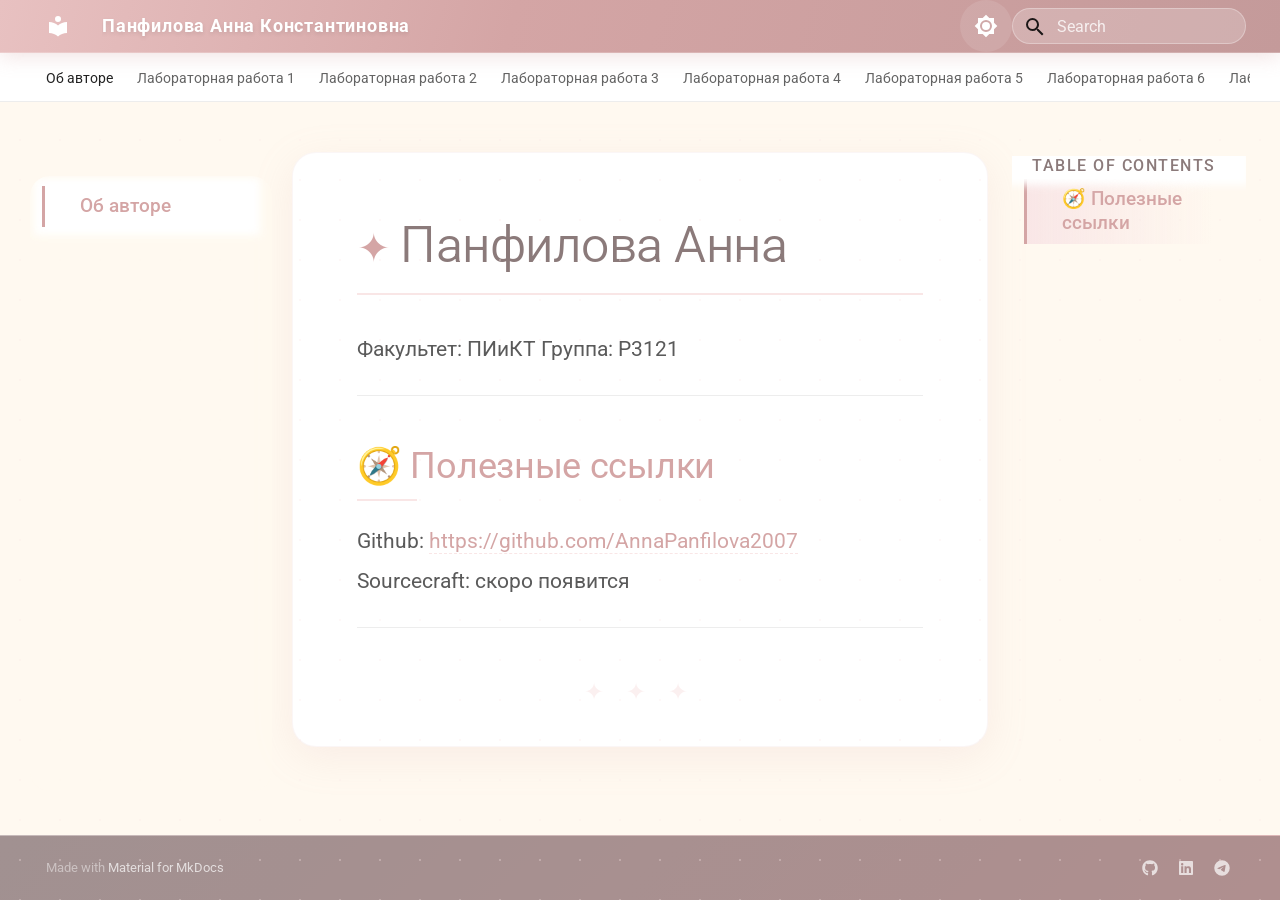
<file: index.html>
<!doctype html>
<html lang="en" class="no-js">
  <head>
    
      <meta charset="utf-8">
      <meta name="viewport" content="width=device-width,initial-scale=1">
      
      
      
        <link rel="canonical" href="https://твой-сайт.ru/">
      
      
      
        <link rel="next" href="labs/Laba_1/">
      
      
        
      
      
      <link rel="icon" href="assets/images/favicon.png">
      <meta name="generator" content="mkdocs-1.6.1, mkdocs-material-9.7.6">
    
    
      
        <title>Панфилова Анна Константиновна</title>
      
    
    
      <link rel="stylesheet" href="assets/stylesheets/main.484c7ddc.min.css">
      
        
        <link rel="stylesheet" href="assets/stylesheets/palette.ab4e12ef.min.css">
      
      


    
    
      
    
    
      
        
        
        <link rel="preconnect" href="https://fonts.gstatic.com" crossorigin>
        <link rel="stylesheet" href="https://fonts.googleapis.com/css?family=Roboto:300,300i,400,400i,700,700i%7CFira+Code:400,400i,700,700i&display=fallback">
        <style>:root{--md-text-font:"Roboto";--md-code-font:"Fira Code"}</style>
      
    
    
      <link rel="stylesheet" href="stylesheets/extra.css">
    
    <script>__md_scope=new URL(".",location),__md_hash=e=>[...e].reduce(((e,_)=>(e<<5)-e+_.charCodeAt(0)),0),__md_get=(e,_=localStorage,t=__md_scope)=>JSON.parse(_.getItem(t.pathname+"."+e)),__md_set=(e,_,t=localStorage,a=__md_scope)=>{try{t.setItem(a.pathname+"."+e,JSON.stringify(_))}catch(e){}}</script>
    
      

    
    
  </head>
  
  
    
    
      
    
    
    
    
    <body dir="ltr" data-md-color-scheme="default" data-md-color-primary="white" data-md-color-accent="teal">
  
    
    <input class="md-toggle" data-md-toggle="drawer" type="checkbox" id="__drawer" autocomplete="off">
    <input class="md-toggle" data-md-toggle="search" type="checkbox" id="__search" autocomplete="off">
    <label class="md-overlay" for="__drawer"></label>
    <div data-md-component="skip">
      
        
        <a href="#_1" class="md-skip">
          Skip to content
        </a>
      
    </div>
    <div data-md-component="announce">
      
    </div>
    
    
      

<header class="md-header" data-md-component="header">
  <nav class="md-header__inner md-grid" aria-label="Header">
    <a href="." title="Панфилова Анна Константиновна" class="md-header__button md-logo" aria-label="Панфилова Анна Константиновна" data-md-component="logo">
      
  
  <svg xmlns="http://www.w3.org/2000/svg" viewBox="0 0 24 24"><path d="M12 8a3 3 0 0 0 3-3 3 3 0 0 0-3-3 3 3 0 0 0-3 3 3 3 0 0 0 3 3m0 3.54C9.64 9.35 6.5 8 3 8v11c3.5 0 6.64 1.35 9 3.54 2.36-2.19 5.5-3.54 9-3.54V8c-3.5 0-6.64 1.35-9 3.54"/></svg>

    </a>
    <label class="md-header__button md-icon" for="__drawer">
      
      <svg xmlns="http://www.w3.org/2000/svg" viewBox="0 0 24 24"><path d="M3 6h18v2H3zm0 5h18v2H3zm0 5h18v2H3z"/></svg>
    </label>
    <div class="md-header__title" data-md-component="header-title">
      <div class="md-header__ellipsis">
        <div class="md-header__topic">
          <span class="md-ellipsis">
            Панфилова Анна Константиновна
          </span>
        </div>
        <div class="md-header__topic" data-md-component="header-topic">
          <span class="md-ellipsis">
            
              Об авторе
            
          </span>
        </div>
      </div>
    </div>
    
      
        <form class="md-header__option" data-md-component="palette">
  
    
    
    
    <input class="md-option" data-md-color-media="" data-md-color-scheme="default" data-md-color-primary="white" data-md-color-accent="teal"  aria-label="Switch to dark mode"  type="radio" name="__palette" id="__palette_0">
    
      <label class="md-header__button md-icon" title="Switch to dark mode" for="__palette_1" hidden>
        <svg xmlns="http://www.w3.org/2000/svg" viewBox="0 0 24 24"><path d="M12 8a4 4 0 0 0-4 4 4 4 0 0 0 4 4 4 4 0 0 0 4-4 4 4 0 0 0-4-4m0 10a6 6 0 0 1-6-6 6 6 0 0 1 6-6 6 6 0 0 1 6 6 6 6 0 0 1-6 6m8-9.31V4h-4.69L12 .69 8.69 4H4v4.69L.69 12 4 15.31V20h4.69L12 23.31 15.31 20H20v-4.69L23.31 12z"/></svg>
      </label>
    
  
    
    
    
    <input class="md-option" data-md-color-media="" data-md-color-scheme="slate" data-md-color-primary="teal" data-md-color-accent="teal"  aria-label="Switch to light mode"  type="radio" name="__palette" id="__palette_1">
    
      <label class="md-header__button md-icon" title="Switch to light mode" for="__palette_0" hidden>
        <svg xmlns="http://www.w3.org/2000/svg" viewBox="0 0 24 24"><path d="M12 18c-.89 0-1.74-.2-2.5-.55C11.56 16.5 13 14.42 13 12s-1.44-4.5-3.5-5.45C10.26 6.2 11.11 6 12 6a6 6 0 0 1 6 6 6 6 0 0 1-6 6m8-9.31V4h-4.69L12 .69 8.69 4H4v4.69L.69 12 4 15.31V20h4.69L12 23.31 15.31 20H20v-4.69L23.31 12z"/></svg>
      </label>
    
  
</form>
      
    
    
      <script>var palette=__md_get("__palette");if(palette&&palette.color){if("(prefers-color-scheme)"===palette.color.media){var media=matchMedia("(prefers-color-scheme: light)"),input=document.querySelector(media.matches?"[data-md-color-media='(prefers-color-scheme: light)']":"[data-md-color-media='(prefers-color-scheme: dark)']");palette.color.media=input.getAttribute("data-md-color-media"),palette.color.scheme=input.getAttribute("data-md-color-scheme"),palette.color.primary=input.getAttribute("data-md-color-primary"),palette.color.accent=input.getAttribute("data-md-color-accent")}for(var[key,value]of Object.entries(palette.color))document.body.setAttribute("data-md-color-"+key,value)}</script>
    
    
    
      
      
        <label class="md-header__button md-icon" for="__search">
          
          <svg xmlns="http://www.w3.org/2000/svg" viewBox="0 0 24 24"><path d="M9.5 3A6.5 6.5 0 0 1 16 9.5c0 1.61-.59 3.09-1.56 4.23l.27.27h.79l5 5-1.5 1.5-5-5v-.79l-.27-.27A6.52 6.52 0 0 1 9.5 16 6.5 6.5 0 0 1 3 9.5 6.5 6.5 0 0 1 9.5 3m0 2C7 5 5 7 5 9.5S7 14 9.5 14 14 12 14 9.5 12 5 9.5 5"/></svg>
        </label>
        <div class="md-search" data-md-component="search" role="dialog">
  <label class="md-search__overlay" for="__search"></label>
  <div class="md-search__inner" role="search">
    <form class="md-search__form" name="search">
      <input type="text" class="md-search__input" name="query" aria-label="Search" placeholder="Search" autocapitalize="off" autocorrect="off" autocomplete="off" spellcheck="false" data-md-component="search-query" required>
      <label class="md-search__icon md-icon" for="__search">
        
        <svg xmlns="http://www.w3.org/2000/svg" viewBox="0 0 24 24"><path d="M9.5 3A6.5 6.5 0 0 1 16 9.5c0 1.61-.59 3.09-1.56 4.23l.27.27h.79l5 5-1.5 1.5-5-5v-.79l-.27-.27A6.52 6.52 0 0 1 9.5 16 6.5 6.5 0 0 1 3 9.5 6.5 6.5 0 0 1 9.5 3m0 2C7 5 5 7 5 9.5S7 14 9.5 14 14 12 14 9.5 12 5 9.5 5"/></svg>
        
        <svg xmlns="http://www.w3.org/2000/svg" viewBox="0 0 24 24"><path d="M20 11v2H8l5.5 5.5-1.42 1.42L4.16 12l7.92-7.92L13.5 5.5 8 11z"/></svg>
      </label>
      <nav class="md-search__options" aria-label="Search">
        
        <button type="reset" class="md-search__icon md-icon" title="Clear" aria-label="Clear" tabindex="-1">
          
          <svg xmlns="http://www.w3.org/2000/svg" viewBox="0 0 24 24"><path d="M19 6.41 17.59 5 12 10.59 6.41 5 5 6.41 10.59 12 5 17.59 6.41 19 12 13.41 17.59 19 19 17.59 13.41 12z"/></svg>
        </button>
      </nav>
      
    </form>
    <div class="md-search__output">
      <div class="md-search__scrollwrap" tabindex="0" data-md-scrollfix>
        <div class="md-search-result" data-md-component="search-result">
          <div class="md-search-result__meta">
            Initializing search
          </div>
          <ol class="md-search-result__list" role="presentation"></ol>
        </div>
      </div>
    </div>
  </div>
</div>
      
    
    
  </nav>
  
</header>
    
    <div class="md-container" data-md-component="container">
      
      
        
          
            
<nav class="md-tabs" aria-label="Tabs" data-md-component="tabs">
  <div class="md-grid">
    <ul class="md-tabs__list">
      
        
  
  
  
    
  
  
    <li class="md-tabs__item md-tabs__item--active">
      <a href="." class="md-tabs__link">
        
  
  
    
  
  Об авторе

      </a>
    </li>
  

      
        
  
  
  
  
    <li class="md-tabs__item">
      <a href="labs/Laba_1/" class="md-tabs__link">
        
  
  
    
  
  Лабораторная работа 1

      </a>
    </li>
  

      
        
  
  
  
  
    <li class="md-tabs__item">
      <a href="labs/Laba_2/" class="md-tabs__link">
        
  
  
    
  
  Лабораторная работа 2

      </a>
    </li>
  

      
        
  
  
  
  
    <li class="md-tabs__item">
      <a href="labs/Laba_3/" class="md-tabs__link">
        
  
  
    
  
  Лабораторная работа 3

      </a>
    </li>
  

      
        
  
  
  
  
    <li class="md-tabs__item">
      <a href="https://colab.research.google.com/drive/1zyxG7k3lXl75VGWtZlOjGhF1R4iXXC9z?usp=sharing" class="md-tabs__link">
        
  
  
    
  
  Лабораторная работа 4

      </a>
    </li>
  

      
        
  
  
  
  
    <li class="md-tabs__item">
      <a href="https://colab.research.google.com/drive/1Em3ABXslbGX48vWCqG64PnKaYJcDxgL3?usp=sharing" class="md-tabs__link">
        
  
  
    
  
  Лабораторная работа 5

      </a>
    </li>
  

      
        
  
  
  
  
    <li class="md-tabs__item">
      <a href="https://colab.research.google.com/drive/1I_t91IU-qlnNhnyEPsi4QhWP27uZCSS1#scrollTo=23HpOo5xLwNc" class="md-tabs__link">
        
  
  
    
  
  Лабораторная работа 6

      </a>
    </li>
  

      
        
  
  
  
  
    <li class="md-tabs__item">
      <a href="https://colab.research.google.com/drive/1t4QRf0obVpmp9l-dsNeaYzX766ImzMxt?usp=sharing" class="md-tabs__link">
        
  
  
    
  
  Лабораторная работа 7

      </a>
    </li>
  

      
        
  
  
  
  
    <li class="md-tabs__item">
      <a href="https://colab.research.google.com/drive/1Em3ABXslbGX48vWCqG64PnKaYJcDxgL3?usp=sharing" class="md-tabs__link">
        
  
  
    
  
  Лабораторная работа 8

      </a>
    </li>
  

      
    </ul>
  </div>
</nav>
          
        
      
      <main class="md-main" data-md-component="main">
        <div class="md-main__inner md-grid">
          
            
              
              <div class="md-sidebar md-sidebar--primary" data-md-component="sidebar" data-md-type="navigation" >
                <div class="md-sidebar__scrollwrap">
                  <div class="md-sidebar__inner">
                    


  


<nav class="md-nav md-nav--primary md-nav--lifted" aria-label="Navigation" data-md-level="0">
  <label class="md-nav__title" for="__drawer">
    <a href="." title="Панфилова Анна Константиновна" class="md-nav__button md-logo" aria-label="Панфилова Анна Константиновна" data-md-component="logo">
      
  
  <svg xmlns="http://www.w3.org/2000/svg" viewBox="0 0 24 24"><path d="M12 8a3 3 0 0 0 3-3 3 3 0 0 0-3-3 3 3 0 0 0-3 3 3 3 0 0 0 3 3m0 3.54C9.64 9.35 6.5 8 3 8v11c3.5 0 6.64 1.35 9 3.54 2.36-2.19 5.5-3.54 9-3.54V8c-3.5 0-6.64 1.35-9 3.54"/></svg>

    </a>
    Панфилова Анна Константиновна
  </label>
  
  <ul class="md-nav__list" data-md-scrollfix>
    
      
      
  
  
    
  
  
  
    <li class="md-nav__item md-nav__item--active">
      
      <input class="md-nav__toggle md-toggle" type="checkbox" id="__toc">
      
      
        
      
      
        <label class="md-nav__link md-nav__link--active" for="__toc">
          
  
  
  <span class="md-ellipsis">
    
  
    Об авторе
  

    
  </span>
  
  

          <span class="md-nav__icon md-icon"></span>
        </label>
      
      <a href="." class="md-nav__link md-nav__link--active">
        
  
  
  <span class="md-ellipsis">
    
  
    Об авторе
  

    
  </span>
  
  

      </a>
      
        

<nav class="md-nav md-nav--secondary" aria-label="Table of contents">
  
  
  
    
  
  
    <label class="md-nav__title" for="__toc">
      <span class="md-nav__icon md-icon"></span>
      Table of contents
    </label>
    <ul class="md-nav__list" data-md-component="toc" data-md-scrollfix>
      
        <li class="md-nav__item">
  <a href="#_2" class="md-nav__link">
    <span class="md-ellipsis">
      
        🧭 Полезные ссылки
      
    </span>
  </a>
  
</li>
      
    </ul>
  
</nav>
      
    </li>
  

    
      
      
  
  
  
  
    <li class="md-nav__item">
      <a href="labs/Laba_1/" class="md-nav__link">
        
  
  
  <span class="md-ellipsis">
    
  
    Лабораторная работа 1
  

    
  </span>
  
  

      </a>
    </li>
  

    
      
      
  
  
  
  
    <li class="md-nav__item">
      <a href="labs/Laba_2/" class="md-nav__link">
        
  
  
  <span class="md-ellipsis">
    
  
    Лабораторная работа 2
  

    
  </span>
  
  

      </a>
    </li>
  

    
      
      
  
  
  
  
    <li class="md-nav__item">
      <a href="labs/Laba_3/" class="md-nav__link">
        
  
  
  <span class="md-ellipsis">
    
  
    Лабораторная работа 3
  

    
  </span>
  
  

      </a>
    </li>
  

    
      
      
  
  
  
  
    <li class="md-nav__item">
      <a href="https://colab.research.google.com/drive/1zyxG7k3lXl75VGWtZlOjGhF1R4iXXC9z?usp=sharing" class="md-nav__link">
        
  
  
  <span class="md-ellipsis">
    
  
    Лабораторная работа 4
  

    
  </span>
  
  

      </a>
    </li>
  

    
      
      
  
  
  
  
    <li class="md-nav__item">
      <a href="https://colab.research.google.com/drive/1Em3ABXslbGX48vWCqG64PnKaYJcDxgL3?usp=sharing" class="md-nav__link">
        
  
  
  <span class="md-ellipsis">
    
  
    Лабораторная работа 5
  

    
  </span>
  
  

      </a>
    </li>
  

    
      
      
  
  
  
  
    <li class="md-nav__item">
      <a href="https://colab.research.google.com/drive/1I_t91IU-qlnNhnyEPsi4QhWP27uZCSS1#scrollTo=23HpOo5xLwNc" class="md-nav__link">
        
  
  
  <span class="md-ellipsis">
    
  
    Лабораторная работа 6
  

    
  </span>
  
  

      </a>
    </li>
  

    
      
      
  
  
  
  
    <li class="md-nav__item">
      <a href="https://colab.research.google.com/drive/1t4QRf0obVpmp9l-dsNeaYzX766ImzMxt?usp=sharing" class="md-nav__link">
        
  
  
  <span class="md-ellipsis">
    
  
    Лабораторная работа 7
  

    
  </span>
  
  

      </a>
    </li>
  

    
      
      
  
  
  
  
    <li class="md-nav__item">
      <a href="https://colab.research.google.com/drive/1Em3ABXslbGX48vWCqG64PnKaYJcDxgL3?usp=sharing" class="md-nav__link">
        
  
  
  <span class="md-ellipsis">
    
  
    Лабораторная работа 8
  

    
  </span>
  
  

      </a>
    </li>
  

    
  </ul>
</nav>
                  </div>
                </div>
              </div>
            
            
              
              <div class="md-sidebar md-sidebar--secondary" data-md-component="sidebar" data-md-type="toc" >
                <div class="md-sidebar__scrollwrap">
                  <div class="md-sidebar__inner">
                    

<nav class="md-nav md-nav--secondary" aria-label="Table of contents">
  
  
  
    
  
  
    <label class="md-nav__title" for="__toc">
      <span class="md-nav__icon md-icon"></span>
      Table of contents
    </label>
    <ul class="md-nav__list" data-md-component="toc" data-md-scrollfix>
      
        <li class="md-nav__item">
  <a href="#_2" class="md-nav__link">
    <span class="md-ellipsis">
      
        🧭 Полезные ссылки
      
    </span>
  </a>
  
</li>
      
    </ul>
  
</nav>
                  </div>
                </div>
              </div>
            
          
          
            <div class="md-content" data-md-component="content">
              
              <article class="md-content__inner md-typeset">
                
                  



<h1 id="_1">Панфилова Анна</h1>
<p>Факультет: ПИиКТ
Группа: Р3121</p>
<hr />
<h2 id="_2">🧭 Полезные ссылки</h2>
<p>Github: <a href="https://github.com/AnnaPanfilova2007" title="Здесь все мои наработки">https://github.com/AnnaPanfilova2007</a><br />
Sourcecraft: скоро появится</p>
<hr />












                
              </article>
            </div>
          
          
<script>var target=document.getElementById(location.hash.slice(1));target&&target.name&&(target.checked=target.name.startsWith("__tabbed_"))</script>
        </div>
        
          <button type="button" class="md-top md-icon" data-md-component="top" hidden>
  
  <svg xmlns="http://www.w3.org/2000/svg" viewBox="0 0 24 24"><path d="M13 20h-2V8l-5.5 5.5-1.42-1.42L12 4.16l7.92 7.92-1.42 1.42L13 8z"/></svg>
  Back to top
</button>
        
      </main>
      
        <footer class="md-footer">
  
  <div class="md-footer-meta md-typeset">
    <div class="md-footer-meta__inner md-grid">
      <div class="md-copyright">
  
  
    Made with
    <a href="https://squidfunk.github.io/mkdocs-material/" target="_blank" rel="noopener">
      Material for MkDocs
    </a>
  
</div>
      
        
<div class="md-social">
  
    
    
    
    
      
      
    
    <a href="https://github.com/твой-профиль" target="_blank" rel="noopener" title="github.com" class="md-social__link">
      <svg xmlns="http://www.w3.org/2000/svg" viewBox="0 0 512 512"><!--! Font Awesome Free 7.1.0 by @fontawesome - https://fontawesome.com License - https://fontawesome.com/license/free (Icons: CC BY 4.0, Fonts: SIL OFL 1.1, Code: MIT License) Copyright 2025 Fonticons, Inc.--><path d="M173.9 397.4c0 2-2.3 3.6-5.2 3.6-3.3.3-5.6-1.3-5.6-3.6 0-2 2.3-3.6 5.2-3.6 3-.3 5.6 1.3 5.6 3.6m-31.1-4.5c-.7 2 1.3 4.3 4.3 4.9 2.6 1 5.6 0 6.2-2s-1.3-4.3-4.3-5.2c-2.6-.7-5.5.3-6.2 2.3m44.2-1.7c-2.9.7-4.9 2.6-4.6 4.9.3 2 2.9 3.3 5.9 2.6 2.9-.7 4.9-2.6 4.6-4.6-.3-1.9-3-3.2-5.9-2.9M252.8 8C114.1 8 8 113.3 8 252c0 110.9 69.8 205.8 169.5 239.2 12.8 2.3 17.3-5.6 17.3-12.1 0-6.2-.3-40.4-.3-61.4 0 0-70 15-84.7-29.8 0 0-11.4-29.1-27.8-36.6 0 0-22.9-15.7 1.6-15.4 0 0 24.9 2 38.6 25.8 21.9 38.6 58.6 27.5 72.9 20.9 2.3-16 8.8-27.1 16-33.7-55.9-6.2-112.3-14.3-112.3-110.5 0-27.5 7.6-41.3 23.6-58.9-2.6-6.5-11.1-33.3 2.6-67.9 20.9-6.5 69 27 69 27 20-5.6 41.5-8.5 62.8-8.5s42.8 2.9 62.8 8.5c0 0 48.1-33.6 69-27 13.7 34.7 5.2 61.4 2.6 67.9 16 17.7 25.8 31.5 25.8 58.9 0 96.5-58.9 104.2-114.8 110.5 9.2 7.9 17 22.9 17 46.4 0 33.7-.3 75.4-.3 83.6 0 6.5 4.6 14.4 17.3 12.1C436.2 457.8 504 362.9 504 252 504 113.3 391.5 8 252.8 8M105.2 352.9c-1.3 1-1 3.3.7 5.2 1.6 1.6 3.9 2.3 5.2 1 1.3-1 1-3.3-.7-5.2-1.6-1.6-3.9-2.3-5.2-1m-10.8-8.1c-.7 1.3.3 2.9 2.3 3.9 1.6 1 3.6.7 4.3-.7.7-1.3-.3-2.9-2.3-3.9-2-.6-3.6-.3-4.3.7m32.4 35.6c-1.6 1.3-1 4.3 1.3 6.2 2.3 2.3 5.2 2.6 6.5 1 1.3-1.3.7-4.3-1.3-6.2-2.2-2.3-5.2-2.6-6.5-1m-11.4-14.7c-1.6 1-1.6 3.6 0 5.9s4.3 3.3 5.6 2.3c1.6-1.3 1.6-3.9 0-6.2-1.4-2.3-4-3.3-5.6-2"/></svg>
    </a>
  
    
    
    
    
      
      
    
    <a href="https://linkedin.com/in/твой-профиль" target="_blank" rel="noopener" title="linkedin.com" class="md-social__link">
      <svg xmlns="http://www.w3.org/2000/svg" viewBox="0 0 448 512"><!--! Font Awesome Free 7.1.0 by @fontawesome - https://fontawesome.com License - https://fontawesome.com/license/free (Icons: CC BY 4.0, Fonts: SIL OFL 1.1, Code: MIT License) Copyright 2025 Fonticons, Inc.--><path d="M416 32H31.9C14.3 32 0 46.5 0 64.3v383.4C0 465.5 14.3 480 31.9 480H416c17.6 0 32-14.5 32-32.3V64.3c0-17.8-14.4-32.3-32-32.3M135.4 416H69V202.2h66.5V416zM102.2 96a38.5 38.5 0 1 1 0 77 38.5 38.5 0 1 1 0-77m282.1 320h-66.4V312c0-24.8-.5-56.7-34.5-56.7-34.6 0-39.9 27-39.9 54.9V416h-66.4V202.2h63.7v29.2h.9c8.9-16.8 30.6-34.5 62.9-34.5 67.2 0 79.7 44.3 79.7 101.9z"/></svg>
    </a>
  
    
    
    
    
      
      
    
    <a href="https://t.me/твой-ник" target="_blank" rel="noopener" title="t.me" class="md-social__link">
      <svg xmlns="http://www.w3.org/2000/svg" viewBox="0 0 512 512"><!--! Font Awesome Free 7.1.0 by @fontawesome - https://fontawesome.com License - https://fontawesome.com/license/free (Icons: CC BY 4.0, Fonts: SIL OFL 1.1, Code: MIT License) Copyright 2025 Fonticons, Inc.--><path d="M256 8a248 248 0 1 0 0 496 248 248 0 1 0 0-496m115 168.7c-3.7 39.2-19.9 134.4-28.1 178.3-3.5 18.6-10.3 24.8-16.9 25.4-14.4 1.3-25.3-9.5-39.3-18.7-21.8-14.3-34.2-23.2-55.3-37.2-24.5-16.1-8.6-25 5.3-39.5 3.7-3.8 67.1-61.5 68.3-66.7.2-.7.3-3.1-1.2-4.4s-3.6-.8-5.1-.5c-2.2.5-37.1 23.5-104.6 69.1-9.9 6.8-18.9 10.1-26.9 9.9-8.9-.2-25.9-5-38.6-9.1-15.5-5-27.9-7.7-26.8-16.3.6-4.5 6.7-9 18.4-13.7 72.3-31.5 120.5-52.3 144.6-62.3 68.9-28.6 83.2-33.6 92.5-33.8 2.1 0 6.6.5 9.6 2.9 2 1.7 3.2 4.1 3.5 6.7.5 3.2.6 6.5.4 9.8z"/></svg>
    </a>
  
</div>
      
    </div>
  </div>
</footer>
      
    </div>
    <div class="md-dialog" data-md-component="dialog">
      <div class="md-dialog__inner md-typeset"></div>
    </div>
    
    
    
      
      
      <script id="__config" type="application/json">{"annotate": null, "base": ".", "features": ["navigation.tabs", "navigation.top", "search.highlight", "content.code.copy"], "search": "assets/javascripts/workers/search.2c215733.min.js", "tags": null, "translations": {"clipboard.copied": "Copied to clipboard", "clipboard.copy": "Copy to clipboard", "search.result.more.one": "1 more on this page", "search.result.more.other": "# more on this page", "search.result.none": "No matching documents", "search.result.one": "1 matching document", "search.result.other": "# matching documents", "search.result.placeholder": "Type to start searching", "search.result.term.missing": "Missing", "select.version": "Select version"}, "version": null}</script>
    
    
      <script src="assets/javascripts/bundle.79ae519e.min.js"></script>
      
    
  </body>
</html>
</file>
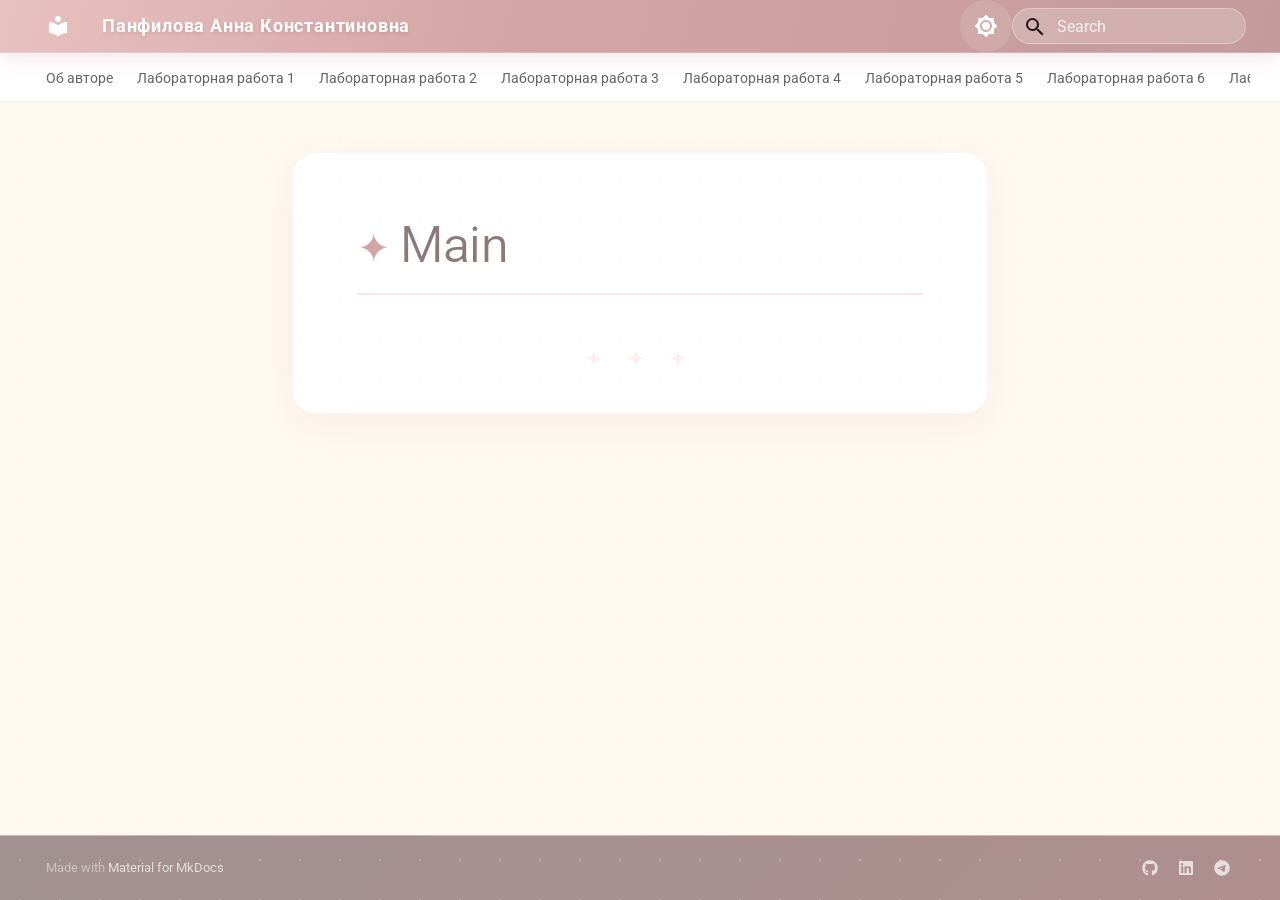
<file: main/index.html>
<!doctype html>
<html lang="en" class="no-js">
  <head>
    
      <meta charset="utf-8">
      <meta name="viewport" content="width=device-width,initial-scale=1">
      
      
      
        <link rel="canonical" href="https://твой-сайт.ru/main/">
      
      
      
      
        
      
      
      <link rel="icon" href="../assets/images/favicon.png">
      <meta name="generator" content="mkdocs-1.6.1, mkdocs-material-9.7.6">
    
    
      
        <title>Main - Панфилова Анна Константиновна</title>
      
    
    
      <link rel="stylesheet" href="../assets/stylesheets/main.484c7ddc.min.css">
      
        
        <link rel="stylesheet" href="../assets/stylesheets/palette.ab4e12ef.min.css">
      
      


    
    
      
    
    
      
        
        
        <link rel="preconnect" href="https://fonts.gstatic.com" crossorigin>
        <link rel="stylesheet" href="https://fonts.googleapis.com/css?family=Roboto:300,300i,400,400i,700,700i%7CFira+Code:400,400i,700,700i&display=fallback">
        <style>:root{--md-text-font:"Roboto";--md-code-font:"Fira Code"}</style>
      
    
    
      <link rel="stylesheet" href="../stylesheets/extra.css">
    
    <script>__md_scope=new URL("..",location),__md_hash=e=>[...e].reduce(((e,_)=>(e<<5)-e+_.charCodeAt(0)),0),__md_get=(e,_=localStorage,t=__md_scope)=>JSON.parse(_.getItem(t.pathname+"."+e)),__md_set=(e,_,t=localStorage,a=__md_scope)=>{try{t.setItem(a.pathname+"."+e,JSON.stringify(_))}catch(e){}}</script>
    
      

    
    
  </head>
  
  
    
    
      
    
    
    
    
    <body dir="ltr" data-md-color-scheme="default" data-md-color-primary="white" data-md-color-accent="teal">
  
    
    <input class="md-toggle" data-md-toggle="drawer" type="checkbox" id="__drawer" autocomplete="off">
    <input class="md-toggle" data-md-toggle="search" type="checkbox" id="__search" autocomplete="off">
    <label class="md-overlay" for="__drawer"></label>
    <div data-md-component="skip">
      
    </div>
    <div data-md-component="announce">
      
    </div>
    
    
      

<header class="md-header" data-md-component="header">
  <nav class="md-header__inner md-grid" aria-label="Header">
    <a href=".." title="Панфилова Анна Константиновна" class="md-header__button md-logo" aria-label="Панфилова Анна Константиновна" data-md-component="logo">
      
  
  <svg xmlns="http://www.w3.org/2000/svg" viewBox="0 0 24 24"><path d="M12 8a3 3 0 0 0 3-3 3 3 0 0 0-3-3 3 3 0 0 0-3 3 3 3 0 0 0 3 3m0 3.54C9.64 9.35 6.5 8 3 8v11c3.5 0 6.64 1.35 9 3.54 2.36-2.19 5.5-3.54 9-3.54V8c-3.5 0-6.64 1.35-9 3.54"/></svg>

    </a>
    <label class="md-header__button md-icon" for="__drawer">
      
      <svg xmlns="http://www.w3.org/2000/svg" viewBox="0 0 24 24"><path d="M3 6h18v2H3zm0 5h18v2H3zm0 5h18v2H3z"/></svg>
    </label>
    <div class="md-header__title" data-md-component="header-title">
      <div class="md-header__ellipsis">
        <div class="md-header__topic">
          <span class="md-ellipsis">
            Панфилова Анна Константиновна
          </span>
        </div>
        <div class="md-header__topic" data-md-component="header-topic">
          <span class="md-ellipsis">
            
              Main
            
          </span>
        </div>
      </div>
    </div>
    
      
        <form class="md-header__option" data-md-component="palette">
  
    
    
    
    <input class="md-option" data-md-color-media="" data-md-color-scheme="default" data-md-color-primary="white" data-md-color-accent="teal"  aria-label="Switch to dark mode"  type="radio" name="__palette" id="__palette_0">
    
      <label class="md-header__button md-icon" title="Switch to dark mode" for="__palette_1" hidden>
        <svg xmlns="http://www.w3.org/2000/svg" viewBox="0 0 24 24"><path d="M12 8a4 4 0 0 0-4 4 4 4 0 0 0 4 4 4 4 0 0 0 4-4 4 4 0 0 0-4-4m0 10a6 6 0 0 1-6-6 6 6 0 0 1 6-6 6 6 0 0 1 6 6 6 6 0 0 1-6 6m8-9.31V4h-4.69L12 .69 8.69 4H4v4.69L.69 12 4 15.31V20h4.69L12 23.31 15.31 20H20v-4.69L23.31 12z"/></svg>
      </label>
    
  
    
    
    
    <input class="md-option" data-md-color-media="" data-md-color-scheme="slate" data-md-color-primary="teal" data-md-color-accent="teal"  aria-label="Switch to light mode"  type="radio" name="__palette" id="__palette_1">
    
      <label class="md-header__button md-icon" title="Switch to light mode" for="__palette_0" hidden>
        <svg xmlns="http://www.w3.org/2000/svg" viewBox="0 0 24 24"><path d="M12 18c-.89 0-1.74-.2-2.5-.55C11.56 16.5 13 14.42 13 12s-1.44-4.5-3.5-5.45C10.26 6.2 11.11 6 12 6a6 6 0 0 1 6 6 6 6 0 0 1-6 6m8-9.31V4h-4.69L12 .69 8.69 4H4v4.69L.69 12 4 15.31V20h4.69L12 23.31 15.31 20H20v-4.69L23.31 12z"/></svg>
      </label>
    
  
</form>
      
    
    
      <script>var palette=__md_get("__palette");if(palette&&palette.color){if("(prefers-color-scheme)"===palette.color.media){var media=matchMedia("(prefers-color-scheme: light)"),input=document.querySelector(media.matches?"[data-md-color-media='(prefers-color-scheme: light)']":"[data-md-color-media='(prefers-color-scheme: dark)']");palette.color.media=input.getAttribute("data-md-color-media"),palette.color.scheme=input.getAttribute("data-md-color-scheme"),palette.color.primary=input.getAttribute("data-md-color-primary"),palette.color.accent=input.getAttribute("data-md-color-accent")}for(var[key,value]of Object.entries(palette.color))document.body.setAttribute("data-md-color-"+key,value)}</script>
    
    
    
      
      
        <label class="md-header__button md-icon" for="__search">
          
          <svg xmlns="http://www.w3.org/2000/svg" viewBox="0 0 24 24"><path d="M9.5 3A6.5 6.5 0 0 1 16 9.5c0 1.61-.59 3.09-1.56 4.23l.27.27h.79l5 5-1.5 1.5-5-5v-.79l-.27-.27A6.52 6.52 0 0 1 9.5 16 6.5 6.5 0 0 1 3 9.5 6.5 6.5 0 0 1 9.5 3m0 2C7 5 5 7 5 9.5S7 14 9.5 14 14 12 14 9.5 12 5 9.5 5"/></svg>
        </label>
        <div class="md-search" data-md-component="search" role="dialog">
  <label class="md-search__overlay" for="__search"></label>
  <div class="md-search__inner" role="search">
    <form class="md-search__form" name="search">
      <input type="text" class="md-search__input" name="query" aria-label="Search" placeholder="Search" autocapitalize="off" autocorrect="off" autocomplete="off" spellcheck="false" data-md-component="search-query" required>
      <label class="md-search__icon md-icon" for="__search">
        
        <svg xmlns="http://www.w3.org/2000/svg" viewBox="0 0 24 24"><path d="M9.5 3A6.5 6.5 0 0 1 16 9.5c0 1.61-.59 3.09-1.56 4.23l.27.27h.79l5 5-1.5 1.5-5-5v-.79l-.27-.27A6.52 6.52 0 0 1 9.5 16 6.5 6.5 0 0 1 3 9.5 6.5 6.5 0 0 1 9.5 3m0 2C7 5 5 7 5 9.5S7 14 9.5 14 14 12 14 9.5 12 5 9.5 5"/></svg>
        
        <svg xmlns="http://www.w3.org/2000/svg" viewBox="0 0 24 24"><path d="M20 11v2H8l5.5 5.5-1.42 1.42L4.16 12l7.92-7.92L13.5 5.5 8 11z"/></svg>
      </label>
      <nav class="md-search__options" aria-label="Search">
        
        <button type="reset" class="md-search__icon md-icon" title="Clear" aria-label="Clear" tabindex="-1">
          
          <svg xmlns="http://www.w3.org/2000/svg" viewBox="0 0 24 24"><path d="M19 6.41 17.59 5 12 10.59 6.41 5 5 6.41 10.59 12 5 17.59 6.41 19 12 13.41 17.59 19 19 17.59 13.41 12z"/></svg>
        </button>
      </nav>
      
    </form>
    <div class="md-search__output">
      <div class="md-search__scrollwrap" tabindex="0" data-md-scrollfix>
        <div class="md-search-result" data-md-component="search-result">
          <div class="md-search-result__meta">
            Initializing search
          </div>
          <ol class="md-search-result__list" role="presentation"></ol>
        </div>
      </div>
    </div>
  </div>
</div>
      
    
    
  </nav>
  
</header>
    
    <div class="md-container" data-md-component="container">
      
      
        
          
            
<nav class="md-tabs" aria-label="Tabs" data-md-component="tabs">
  <div class="md-grid">
    <ul class="md-tabs__list">
      
        
  
  
  
  
    <li class="md-tabs__item">
      <a href=".." class="md-tabs__link">
        
  
  
    
  
  Об авторе

      </a>
    </li>
  

      
        
  
  
  
  
    <li class="md-tabs__item">
      <a href="../labs/Laba_1/" class="md-tabs__link">
        
  
  
    
  
  Лабораторная работа 1

      </a>
    </li>
  

      
        
  
  
  
  
    <li class="md-tabs__item">
      <a href="../labs/Laba_2/" class="md-tabs__link">
        
  
  
    
  
  Лабораторная работа 2

      </a>
    </li>
  

      
        
  
  
  
  
    <li class="md-tabs__item">
      <a href="../labs/Laba_3/" class="md-tabs__link">
        
  
  
    
  
  Лабораторная работа 3

      </a>
    </li>
  

      
        
  
  
  
  
    <li class="md-tabs__item">
      <a href="https://colab.research.google.com/drive/1zyxG7k3lXl75VGWtZlOjGhF1R4iXXC9z?usp=sharing" class="md-tabs__link">
        
  
  
    
  
  Лабораторная работа 4

      </a>
    </li>
  

      
        
  
  
  
  
    <li class="md-tabs__item">
      <a href="https://colab.research.google.com/drive/1Em3ABXslbGX48vWCqG64PnKaYJcDxgL3?usp=sharing" class="md-tabs__link">
        
  
  
    
  
  Лабораторная работа 5

      </a>
    </li>
  

      
        
  
  
  
  
    <li class="md-tabs__item">
      <a href="https://colab.research.google.com/drive/1I_t91IU-qlnNhnyEPsi4QhWP27uZCSS1#scrollTo=23HpOo5xLwNc" class="md-tabs__link">
        
  
  
    
  
  Лабораторная работа 6

      </a>
    </li>
  

      
        
  
  
  
  
    <li class="md-tabs__item">
      <a href="https://colab.research.google.com/drive/1t4QRf0obVpmp9l-dsNeaYzX766ImzMxt?usp=sharing" class="md-tabs__link">
        
  
  
    
  
  Лабораторная работа 7

      </a>
    </li>
  

      
        
  
  
  
  
    <li class="md-tabs__item">
      <a href="https://colab.research.google.com/drive/1Em3ABXslbGX48vWCqG64PnKaYJcDxgL3?usp=sharing" class="md-tabs__link">
        
  
  
    
  
  Лабораторная работа 8

      </a>
    </li>
  

      
    </ul>
  </div>
</nav>
          
        
      
      <main class="md-main" data-md-component="main">
        <div class="md-main__inner md-grid">
          
            
              
              <div class="md-sidebar md-sidebar--primary" data-md-component="sidebar" data-md-type="navigation" >
                <div class="md-sidebar__scrollwrap">
                  <div class="md-sidebar__inner">
                    


  


<nav class="md-nav md-nav--primary md-nav--lifted" aria-label="Navigation" data-md-level="0">
  <label class="md-nav__title" for="__drawer">
    <a href=".." title="Панфилова Анна Константиновна" class="md-nav__button md-logo" aria-label="Панфилова Анна Константиновна" data-md-component="logo">
      
  
  <svg xmlns="http://www.w3.org/2000/svg" viewBox="0 0 24 24"><path d="M12 8a3 3 0 0 0 3-3 3 3 0 0 0-3-3 3 3 0 0 0-3 3 3 3 0 0 0 3 3m0 3.54C9.64 9.35 6.5 8 3 8v11c3.5 0 6.64 1.35 9 3.54 2.36-2.19 5.5-3.54 9-3.54V8c-3.5 0-6.64 1.35-9 3.54"/></svg>

    </a>
    Панфилова Анна Константиновна
  </label>
  
  <ul class="md-nav__list" data-md-scrollfix>
    
      
      
  
  
  
  
    <li class="md-nav__item">
      <a href=".." class="md-nav__link">
        
  
  
  <span class="md-ellipsis">
    
  
    Об авторе
  

    
  </span>
  
  

      </a>
    </li>
  

    
      
      
  
  
  
  
    <li class="md-nav__item">
      <a href="../labs/Laba_1/" class="md-nav__link">
        
  
  
  <span class="md-ellipsis">
    
  
    Лабораторная работа 1
  

    
  </span>
  
  

      </a>
    </li>
  

    
      
      
  
  
  
  
    <li class="md-nav__item">
      <a href="../labs/Laba_2/" class="md-nav__link">
        
  
  
  <span class="md-ellipsis">
    
  
    Лабораторная работа 2
  

    
  </span>
  
  

      </a>
    </li>
  

    
      
      
  
  
  
  
    <li class="md-nav__item">
      <a href="../labs/Laba_3/" class="md-nav__link">
        
  
  
  <span class="md-ellipsis">
    
  
    Лабораторная работа 3
  

    
  </span>
  
  

      </a>
    </li>
  

    
      
      
  
  
  
  
    <li class="md-nav__item">
      <a href="https://colab.research.google.com/drive/1zyxG7k3lXl75VGWtZlOjGhF1R4iXXC9z?usp=sharing" class="md-nav__link">
        
  
  
  <span class="md-ellipsis">
    
  
    Лабораторная работа 4
  

    
  </span>
  
  

      </a>
    </li>
  

    
      
      
  
  
  
  
    <li class="md-nav__item">
      <a href="https://colab.research.google.com/drive/1Em3ABXslbGX48vWCqG64PnKaYJcDxgL3?usp=sharing" class="md-nav__link">
        
  
  
  <span class="md-ellipsis">
    
  
    Лабораторная работа 5
  

    
  </span>
  
  

      </a>
    </li>
  

    
      
      
  
  
  
  
    <li class="md-nav__item">
      <a href="https://colab.research.google.com/drive/1I_t91IU-qlnNhnyEPsi4QhWP27uZCSS1#scrollTo=23HpOo5xLwNc" class="md-nav__link">
        
  
  
  <span class="md-ellipsis">
    
  
    Лабораторная работа 6
  

    
  </span>
  
  

      </a>
    </li>
  

    
      
      
  
  
  
  
    <li class="md-nav__item">
      <a href="https://colab.research.google.com/drive/1t4QRf0obVpmp9l-dsNeaYzX766ImzMxt?usp=sharing" class="md-nav__link">
        
  
  
  <span class="md-ellipsis">
    
  
    Лабораторная работа 7
  

    
  </span>
  
  

      </a>
    </li>
  

    
      
      
  
  
  
  
    <li class="md-nav__item">
      <a href="https://colab.research.google.com/drive/1Em3ABXslbGX48vWCqG64PnKaYJcDxgL3?usp=sharing" class="md-nav__link">
        
  
  
  <span class="md-ellipsis">
    
  
    Лабораторная работа 8
  

    
  </span>
  
  

      </a>
    </li>
  

    
  </ul>
</nav>
                  </div>
                </div>
              </div>
            
            
              
              <div class="md-sidebar md-sidebar--secondary" data-md-component="sidebar" data-md-type="toc" >
                <div class="md-sidebar__scrollwrap">
                  <div class="md-sidebar__inner">
                    

<nav class="md-nav md-nav--secondary" aria-label="Table of contents">
  
  
  
  
</nav>
                  </div>
                </div>
              </div>
            
          
          
            <div class="md-content" data-md-component="content">
              
              <article class="md-content__inner md-typeset">
                
                  



  <h1>Main</h1>














                
              </article>
            </div>
          
          
<script>var target=document.getElementById(location.hash.slice(1));target&&target.name&&(target.checked=target.name.startsWith("__tabbed_"))</script>
        </div>
        
          <button type="button" class="md-top md-icon" data-md-component="top" hidden>
  
  <svg xmlns="http://www.w3.org/2000/svg" viewBox="0 0 24 24"><path d="M13 20h-2V8l-5.5 5.5-1.42-1.42L12 4.16l7.92 7.92-1.42 1.42L13 8z"/></svg>
  Back to top
</button>
        
      </main>
      
        <footer class="md-footer">
  
  <div class="md-footer-meta md-typeset">
    <div class="md-footer-meta__inner md-grid">
      <div class="md-copyright">
  
  
    Made with
    <a href="https://squidfunk.github.io/mkdocs-material/" target="_blank" rel="noopener">
      Material for MkDocs
    </a>
  
</div>
      
        
<div class="md-social">
  
    
    
    
    
      
      
    
    <a href="https://github.com/твой-профиль" target="_blank" rel="noopener" title="github.com" class="md-social__link">
      <svg xmlns="http://www.w3.org/2000/svg" viewBox="0 0 512 512"><!--! Font Awesome Free 7.1.0 by @fontawesome - https://fontawesome.com License - https://fontawesome.com/license/free (Icons: CC BY 4.0, Fonts: SIL OFL 1.1, Code: MIT License) Copyright 2025 Fonticons, Inc.--><path d="M173.9 397.4c0 2-2.3 3.6-5.2 3.6-3.3.3-5.6-1.3-5.6-3.6 0-2 2.3-3.6 5.2-3.6 3-.3 5.6 1.3 5.6 3.6m-31.1-4.5c-.7 2 1.3 4.3 4.3 4.9 2.6 1 5.6 0 6.2-2s-1.3-4.3-4.3-5.2c-2.6-.7-5.5.3-6.2 2.3m44.2-1.7c-2.9.7-4.9 2.6-4.6 4.9.3 2 2.9 3.3 5.9 2.6 2.9-.7 4.9-2.6 4.6-4.6-.3-1.9-3-3.2-5.9-2.9M252.8 8C114.1 8 8 113.3 8 252c0 110.9 69.8 205.8 169.5 239.2 12.8 2.3 17.3-5.6 17.3-12.1 0-6.2-.3-40.4-.3-61.4 0 0-70 15-84.7-29.8 0 0-11.4-29.1-27.8-36.6 0 0-22.9-15.7 1.6-15.4 0 0 24.9 2 38.6 25.8 21.9 38.6 58.6 27.5 72.9 20.9 2.3-16 8.8-27.1 16-33.7-55.9-6.2-112.3-14.3-112.3-110.5 0-27.5 7.6-41.3 23.6-58.9-2.6-6.5-11.1-33.3 2.6-67.9 20.9-6.5 69 27 69 27 20-5.6 41.5-8.5 62.8-8.5s42.8 2.9 62.8 8.5c0 0 48.1-33.6 69-27 13.7 34.7 5.2 61.4 2.6 67.9 16 17.7 25.8 31.5 25.8 58.9 0 96.5-58.9 104.2-114.8 110.5 9.2 7.9 17 22.9 17 46.4 0 33.7-.3 75.4-.3 83.6 0 6.5 4.6 14.4 17.3 12.1C436.2 457.8 504 362.9 504 252 504 113.3 391.5 8 252.8 8M105.2 352.9c-1.3 1-1 3.3.7 5.2 1.6 1.6 3.9 2.3 5.2 1 1.3-1 1-3.3-.7-5.2-1.6-1.6-3.9-2.3-5.2-1m-10.8-8.1c-.7 1.3.3 2.9 2.3 3.9 1.6 1 3.6.7 4.3-.7.7-1.3-.3-2.9-2.3-3.9-2-.6-3.6-.3-4.3.7m32.4 35.6c-1.6 1.3-1 4.3 1.3 6.2 2.3 2.3 5.2 2.6 6.5 1 1.3-1.3.7-4.3-1.3-6.2-2.2-2.3-5.2-2.6-6.5-1m-11.4-14.7c-1.6 1-1.6 3.6 0 5.9s4.3 3.3 5.6 2.3c1.6-1.3 1.6-3.9 0-6.2-1.4-2.3-4-3.3-5.6-2"/></svg>
    </a>
  
    
    
    
    
      
      
    
    <a href="https://linkedin.com/in/твой-профиль" target="_blank" rel="noopener" title="linkedin.com" class="md-social__link">
      <svg xmlns="http://www.w3.org/2000/svg" viewBox="0 0 448 512"><!--! Font Awesome Free 7.1.0 by @fontawesome - https://fontawesome.com License - https://fontawesome.com/license/free (Icons: CC BY 4.0, Fonts: SIL OFL 1.1, Code: MIT License) Copyright 2025 Fonticons, Inc.--><path d="M416 32H31.9C14.3 32 0 46.5 0 64.3v383.4C0 465.5 14.3 480 31.9 480H416c17.6 0 32-14.5 32-32.3V64.3c0-17.8-14.4-32.3-32-32.3M135.4 416H69V202.2h66.5V416zM102.2 96a38.5 38.5 0 1 1 0 77 38.5 38.5 0 1 1 0-77m282.1 320h-66.4V312c0-24.8-.5-56.7-34.5-56.7-34.6 0-39.9 27-39.9 54.9V416h-66.4V202.2h63.7v29.2h.9c8.9-16.8 30.6-34.5 62.9-34.5 67.2 0 79.7 44.3 79.7 101.9z"/></svg>
    </a>
  
    
    
    
    
      
      
    
    <a href="https://t.me/твой-ник" target="_blank" rel="noopener" title="t.me" class="md-social__link">
      <svg xmlns="http://www.w3.org/2000/svg" viewBox="0 0 512 512"><!--! Font Awesome Free 7.1.0 by @fontawesome - https://fontawesome.com License - https://fontawesome.com/license/free (Icons: CC BY 4.0, Fonts: SIL OFL 1.1, Code: MIT License) Copyright 2025 Fonticons, Inc.--><path d="M256 8a248 248 0 1 0 0 496 248 248 0 1 0 0-496m115 168.7c-3.7 39.2-19.9 134.4-28.1 178.3-3.5 18.6-10.3 24.8-16.9 25.4-14.4 1.3-25.3-9.5-39.3-18.7-21.8-14.3-34.2-23.2-55.3-37.2-24.5-16.1-8.6-25 5.3-39.5 3.7-3.8 67.1-61.5 68.3-66.7.2-.7.3-3.1-1.2-4.4s-3.6-.8-5.1-.5c-2.2.5-37.1 23.5-104.6 69.1-9.9 6.8-18.9 10.1-26.9 9.9-8.9-.2-25.9-5-38.6-9.1-15.5-5-27.9-7.7-26.8-16.3.6-4.5 6.7-9 18.4-13.7 72.3-31.5 120.5-52.3 144.6-62.3 68.9-28.6 83.2-33.6 92.5-33.8 2.1 0 6.6.5 9.6 2.9 2 1.7 3.2 4.1 3.5 6.7.5 3.2.6 6.5.4 9.8z"/></svg>
    </a>
  
</div>
      
    </div>
  </div>
</footer>
      
    </div>
    <div class="md-dialog" data-md-component="dialog">
      <div class="md-dialog__inner md-typeset"></div>
    </div>
    
    
    
      
      
      <script id="__config" type="application/json">{"annotate": null, "base": "..", "features": ["navigation.tabs", "navigation.top", "search.highlight", "content.code.copy"], "search": "../assets/javascripts/workers/search.2c215733.min.js", "tags": null, "translations": {"clipboard.copied": "Copied to clipboard", "clipboard.copy": "Copy to clipboard", "search.result.more.one": "1 more on this page", "search.result.more.other": "# more on this page", "search.result.none": "No matching documents", "search.result.one": "1 matching document", "search.result.other": "# matching documents", "search.result.placeholder": "Type to start searching", "search.result.term.missing": "Missing", "select.version": "Select version"}, "version": null}</script>
    
    
      <script src="../assets/javascripts/bundle.79ae519e.min.js"></script>
      
    
  </body>
</html>
</file>
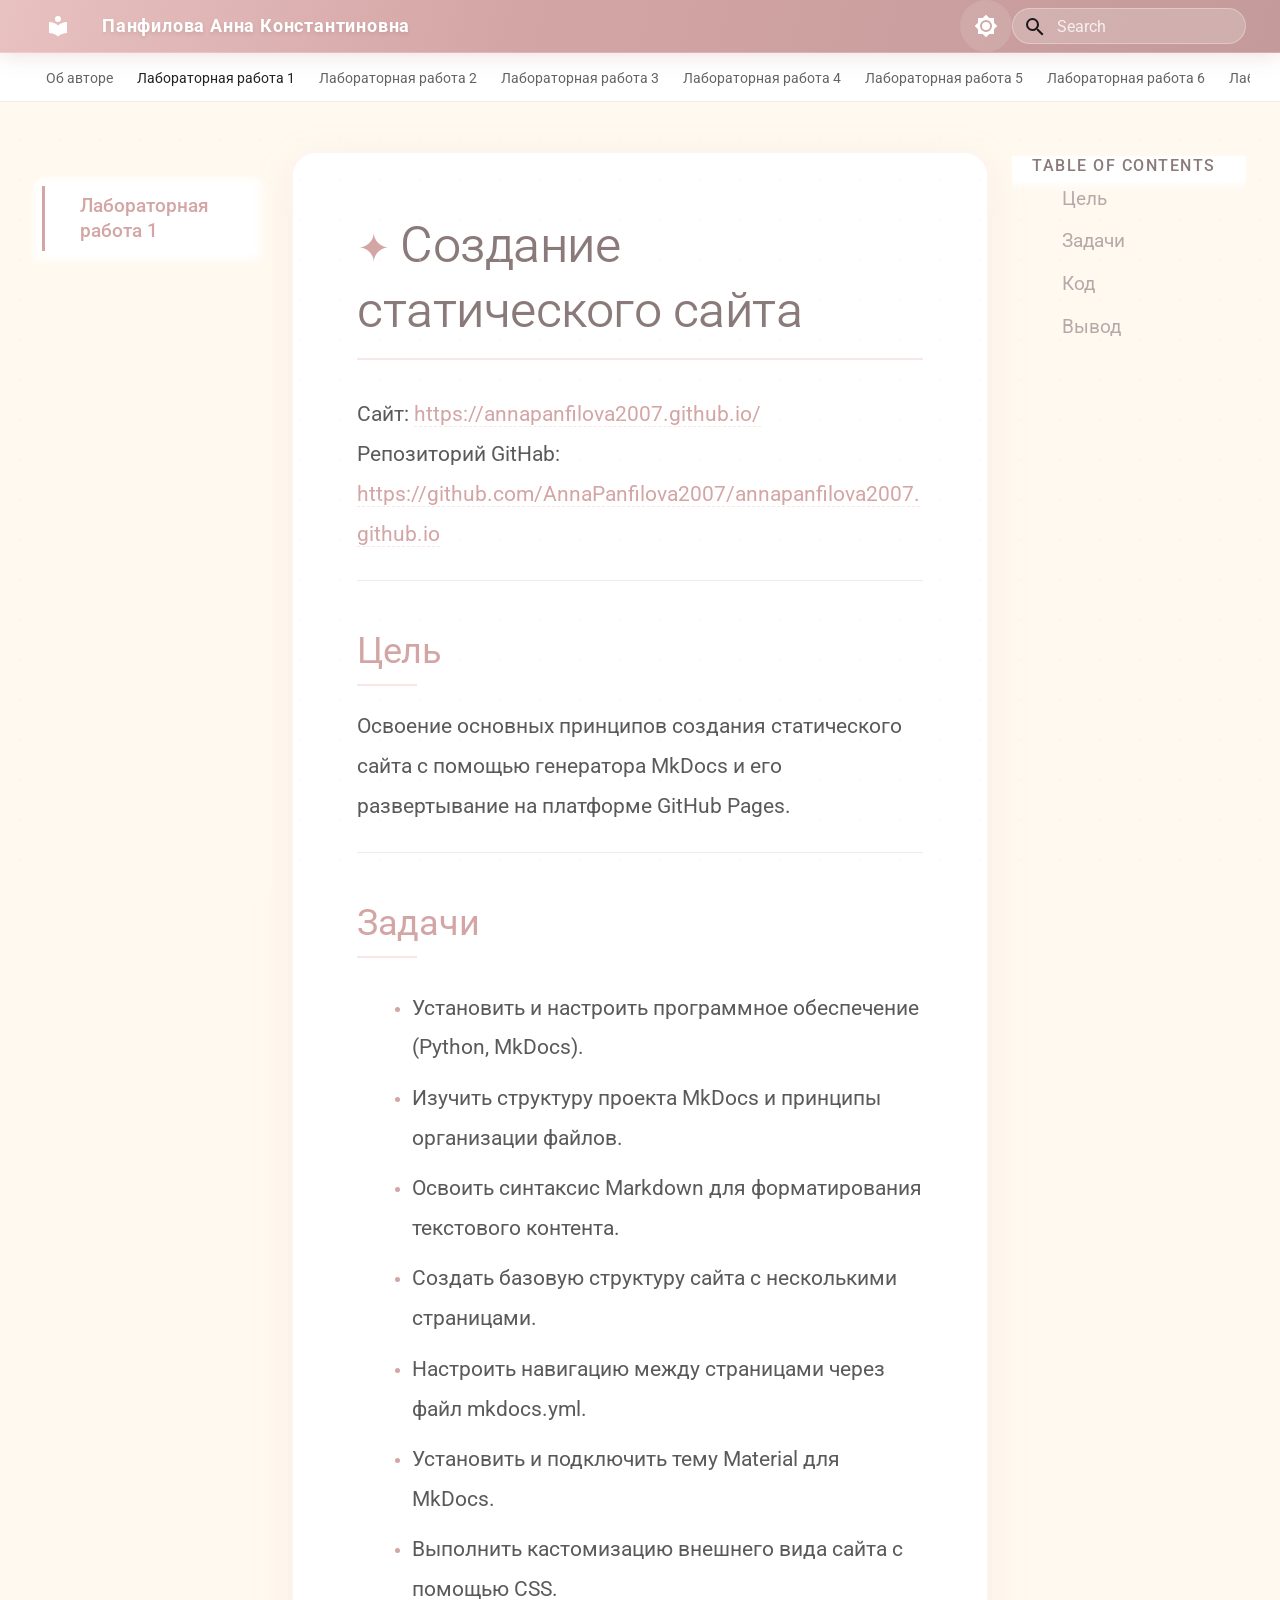
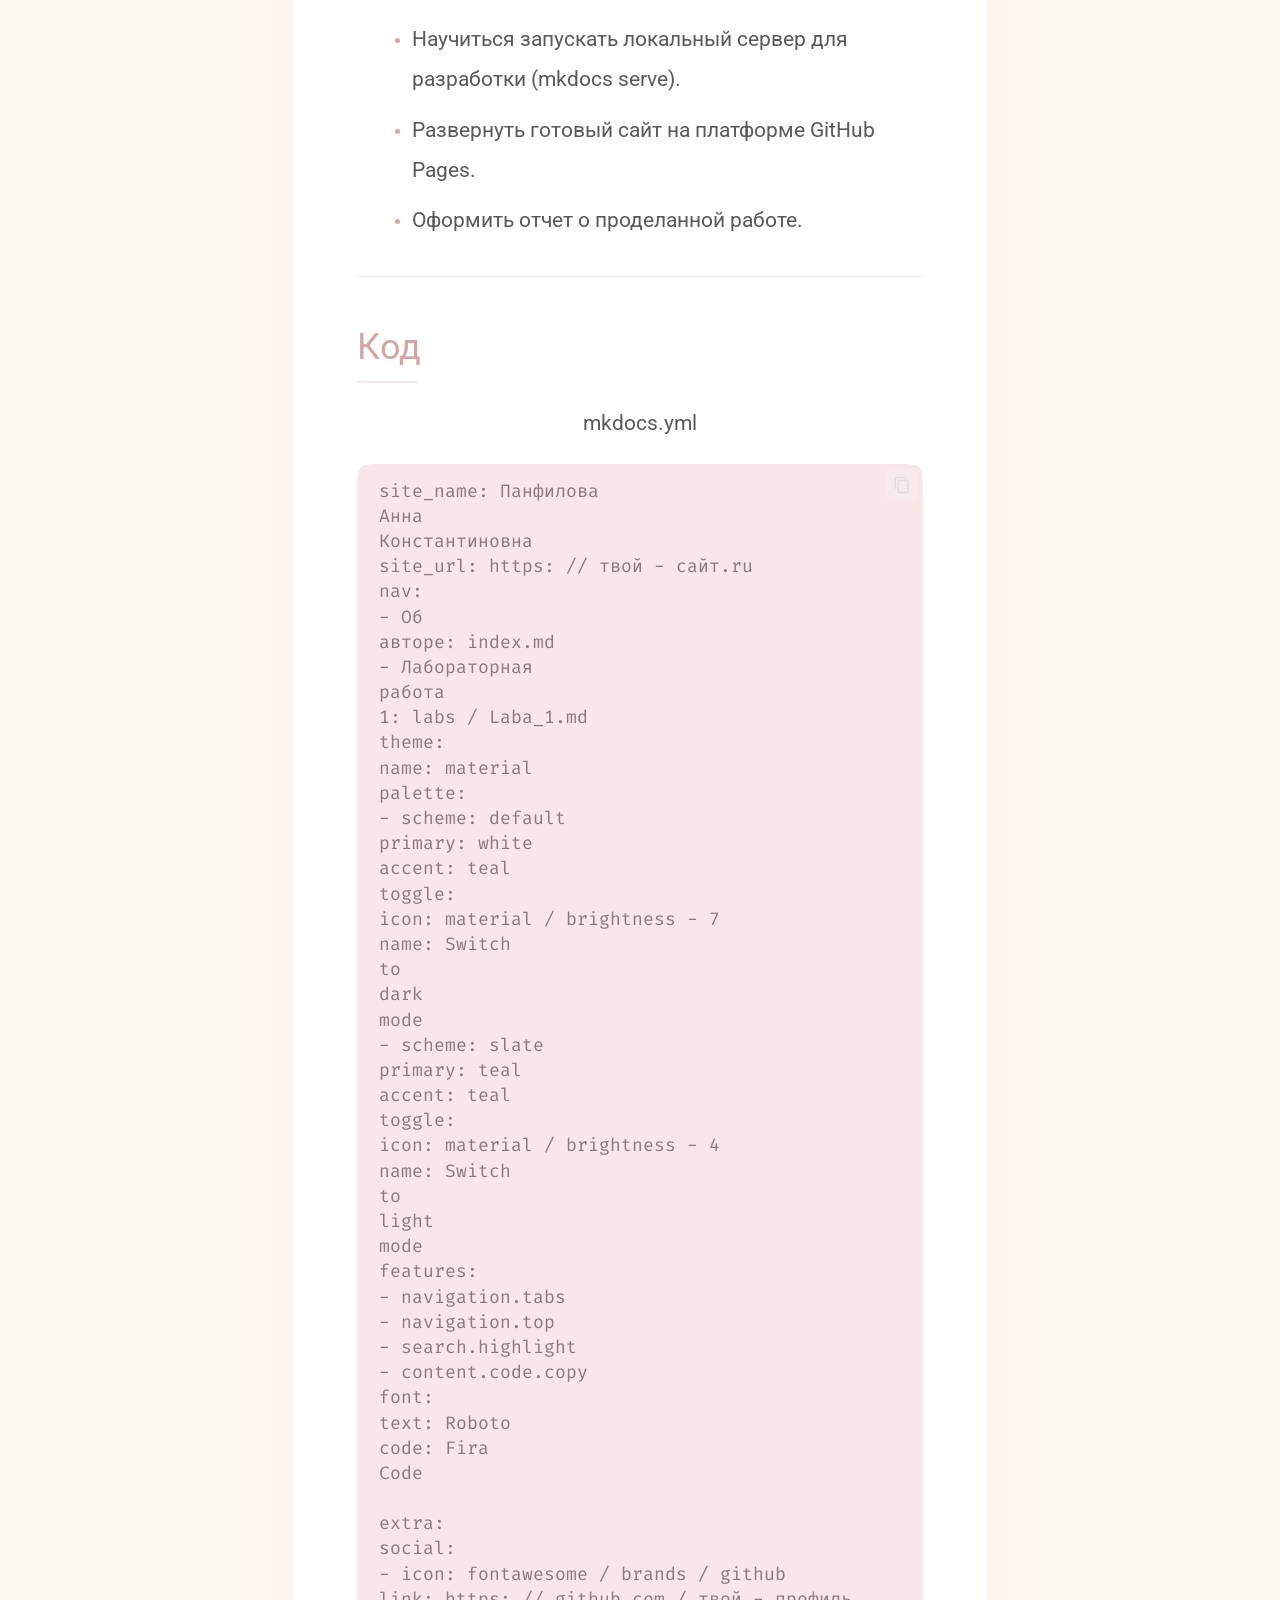
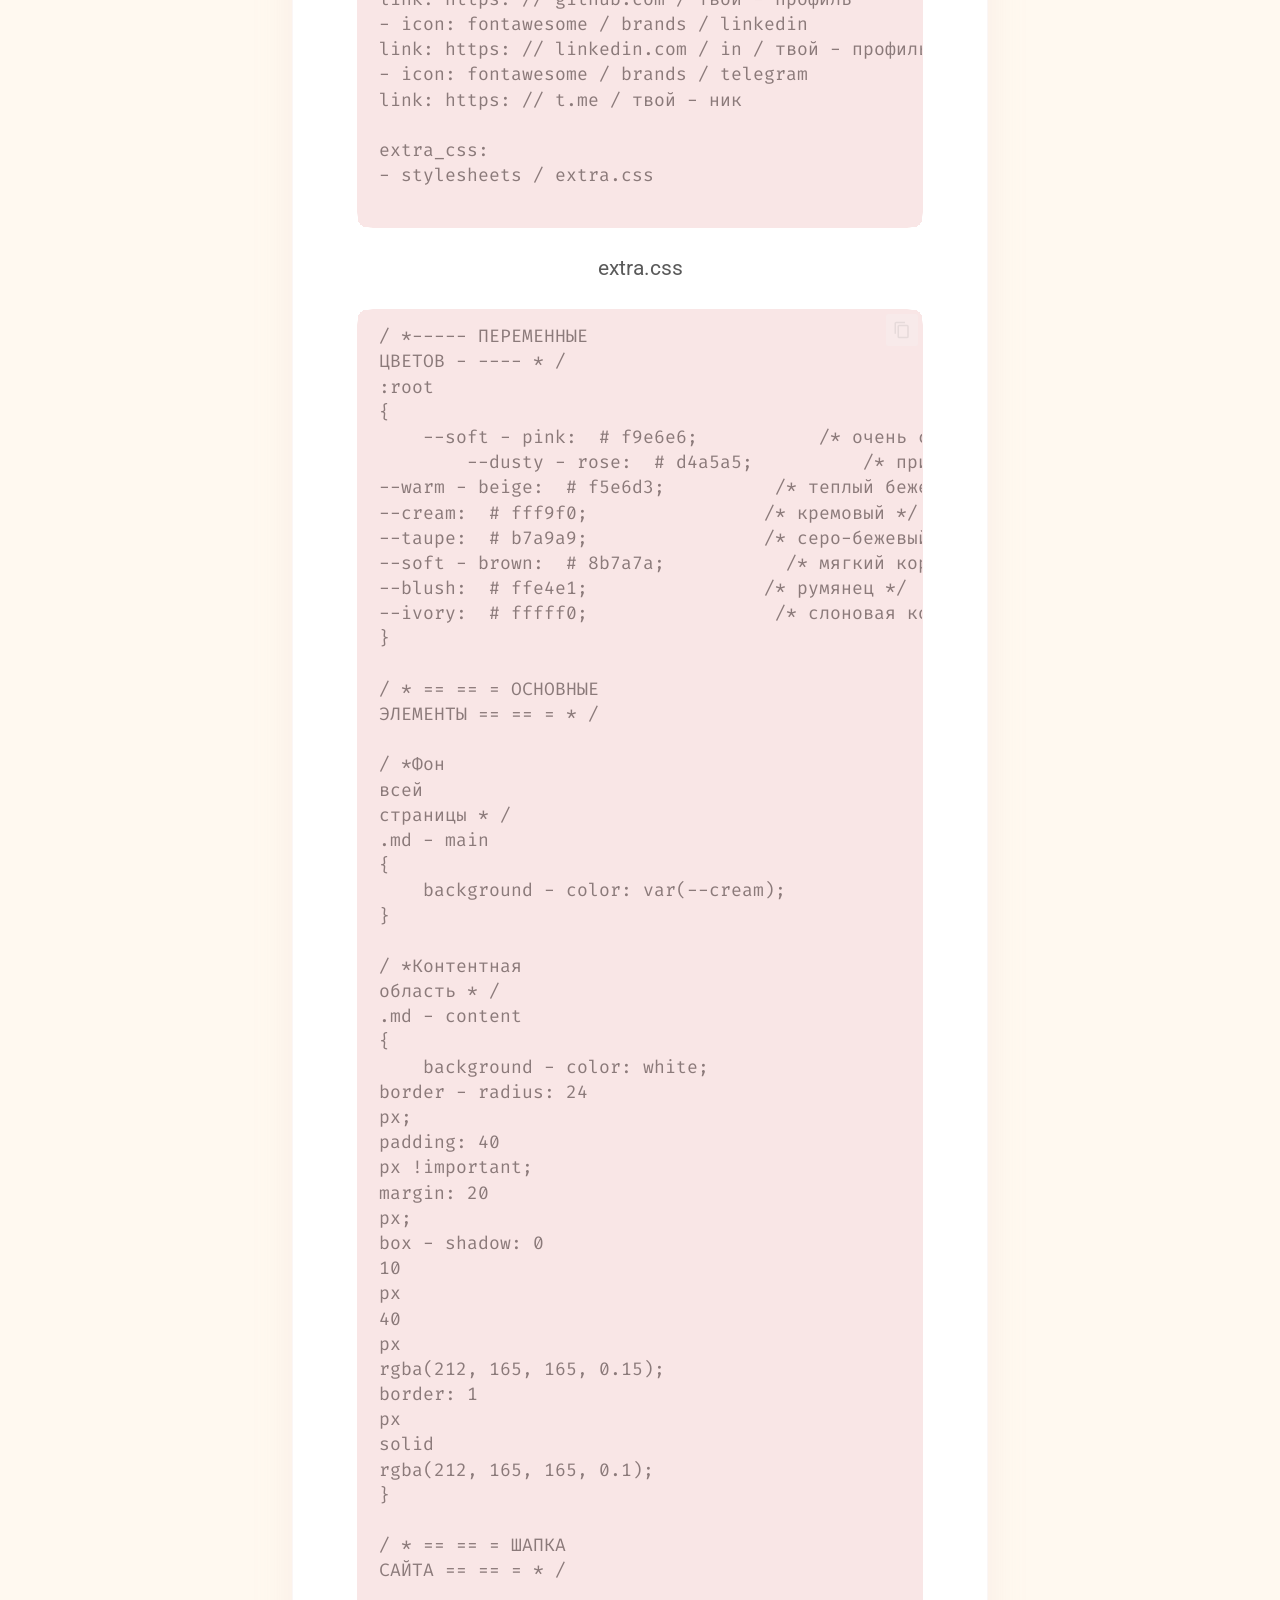
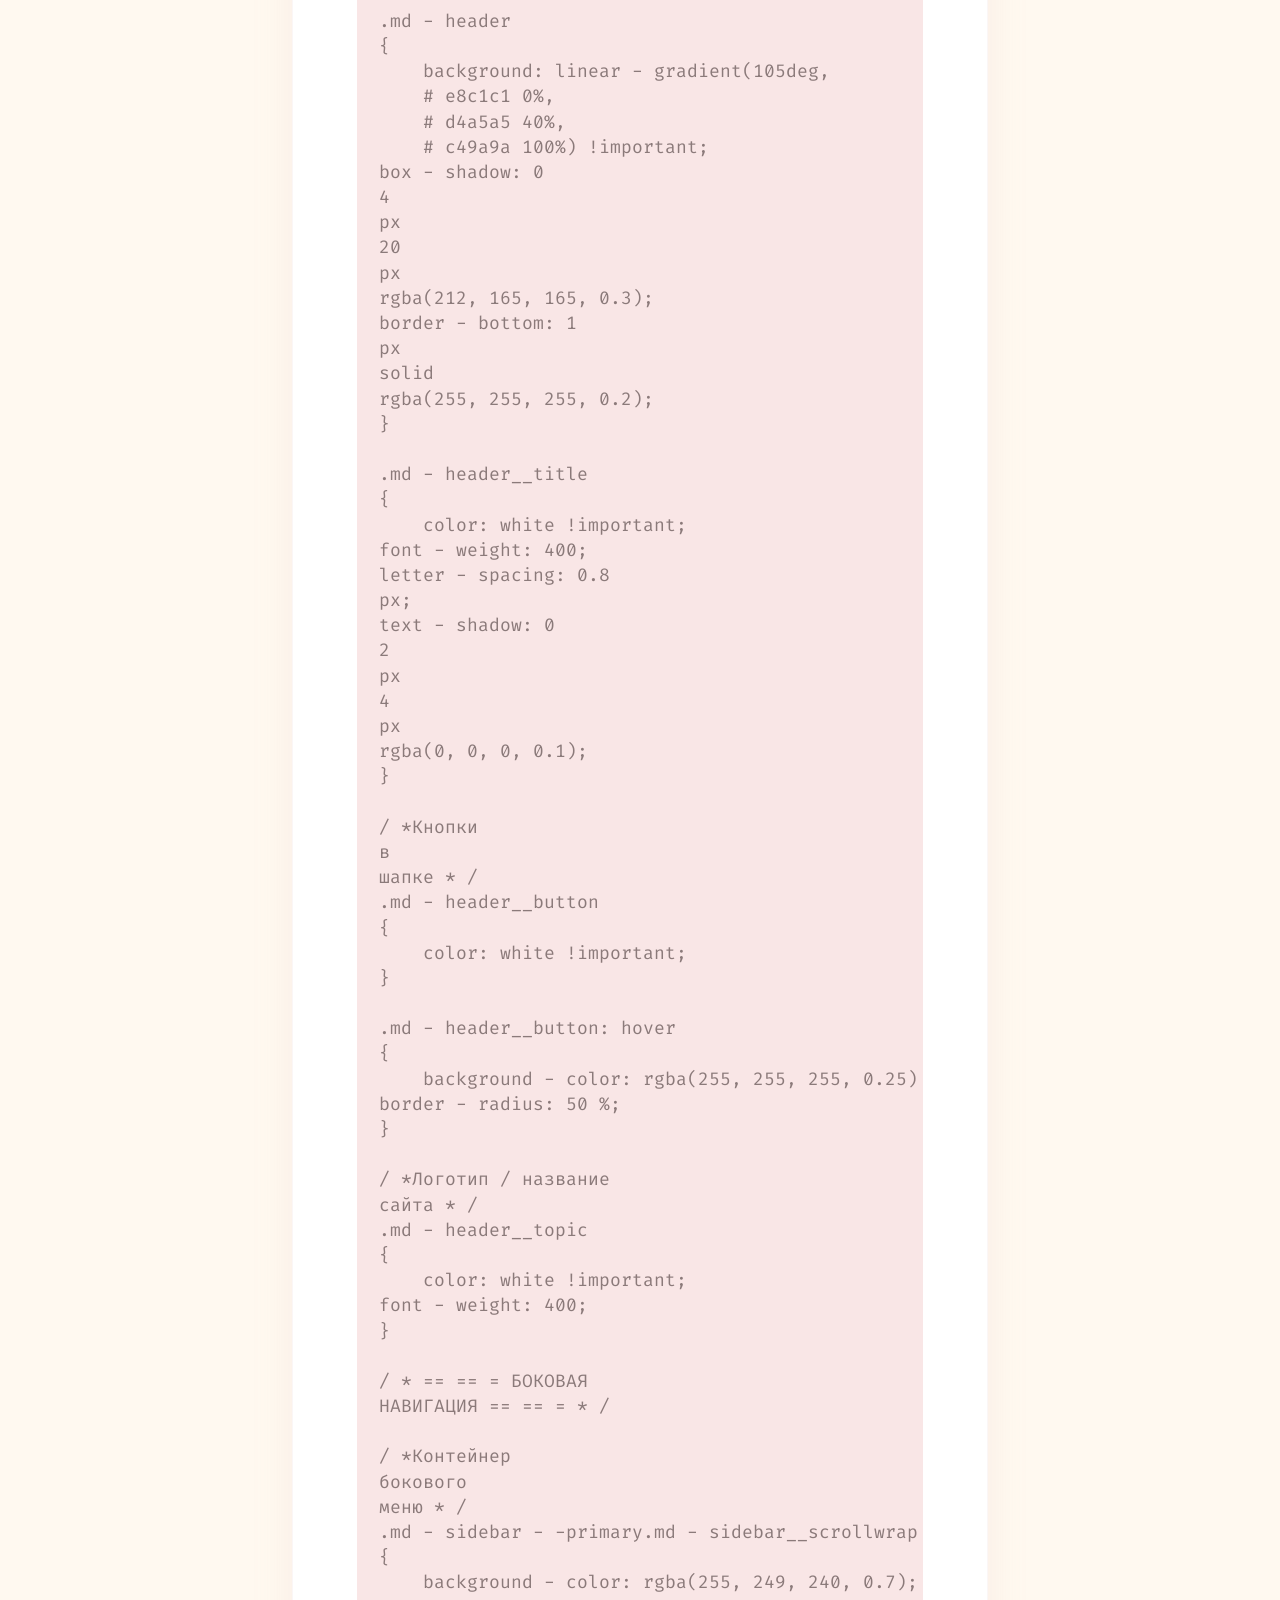
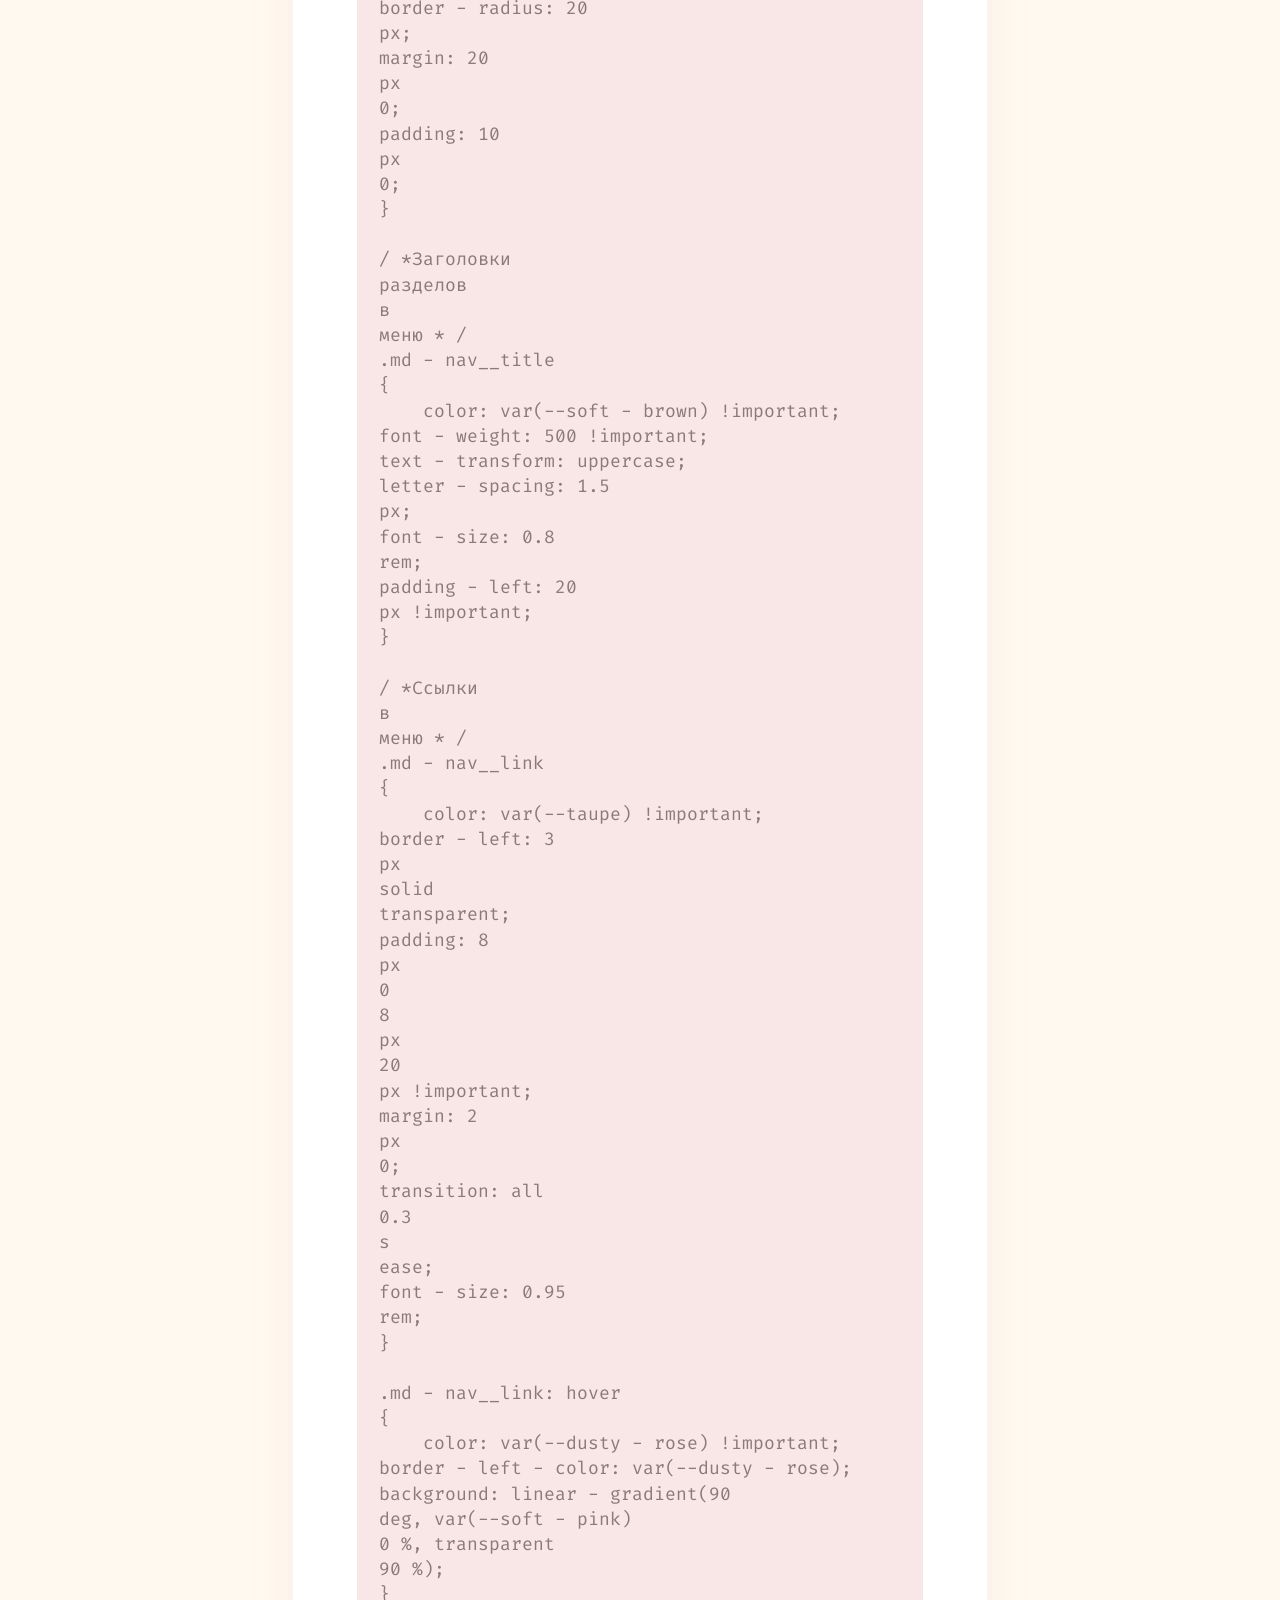
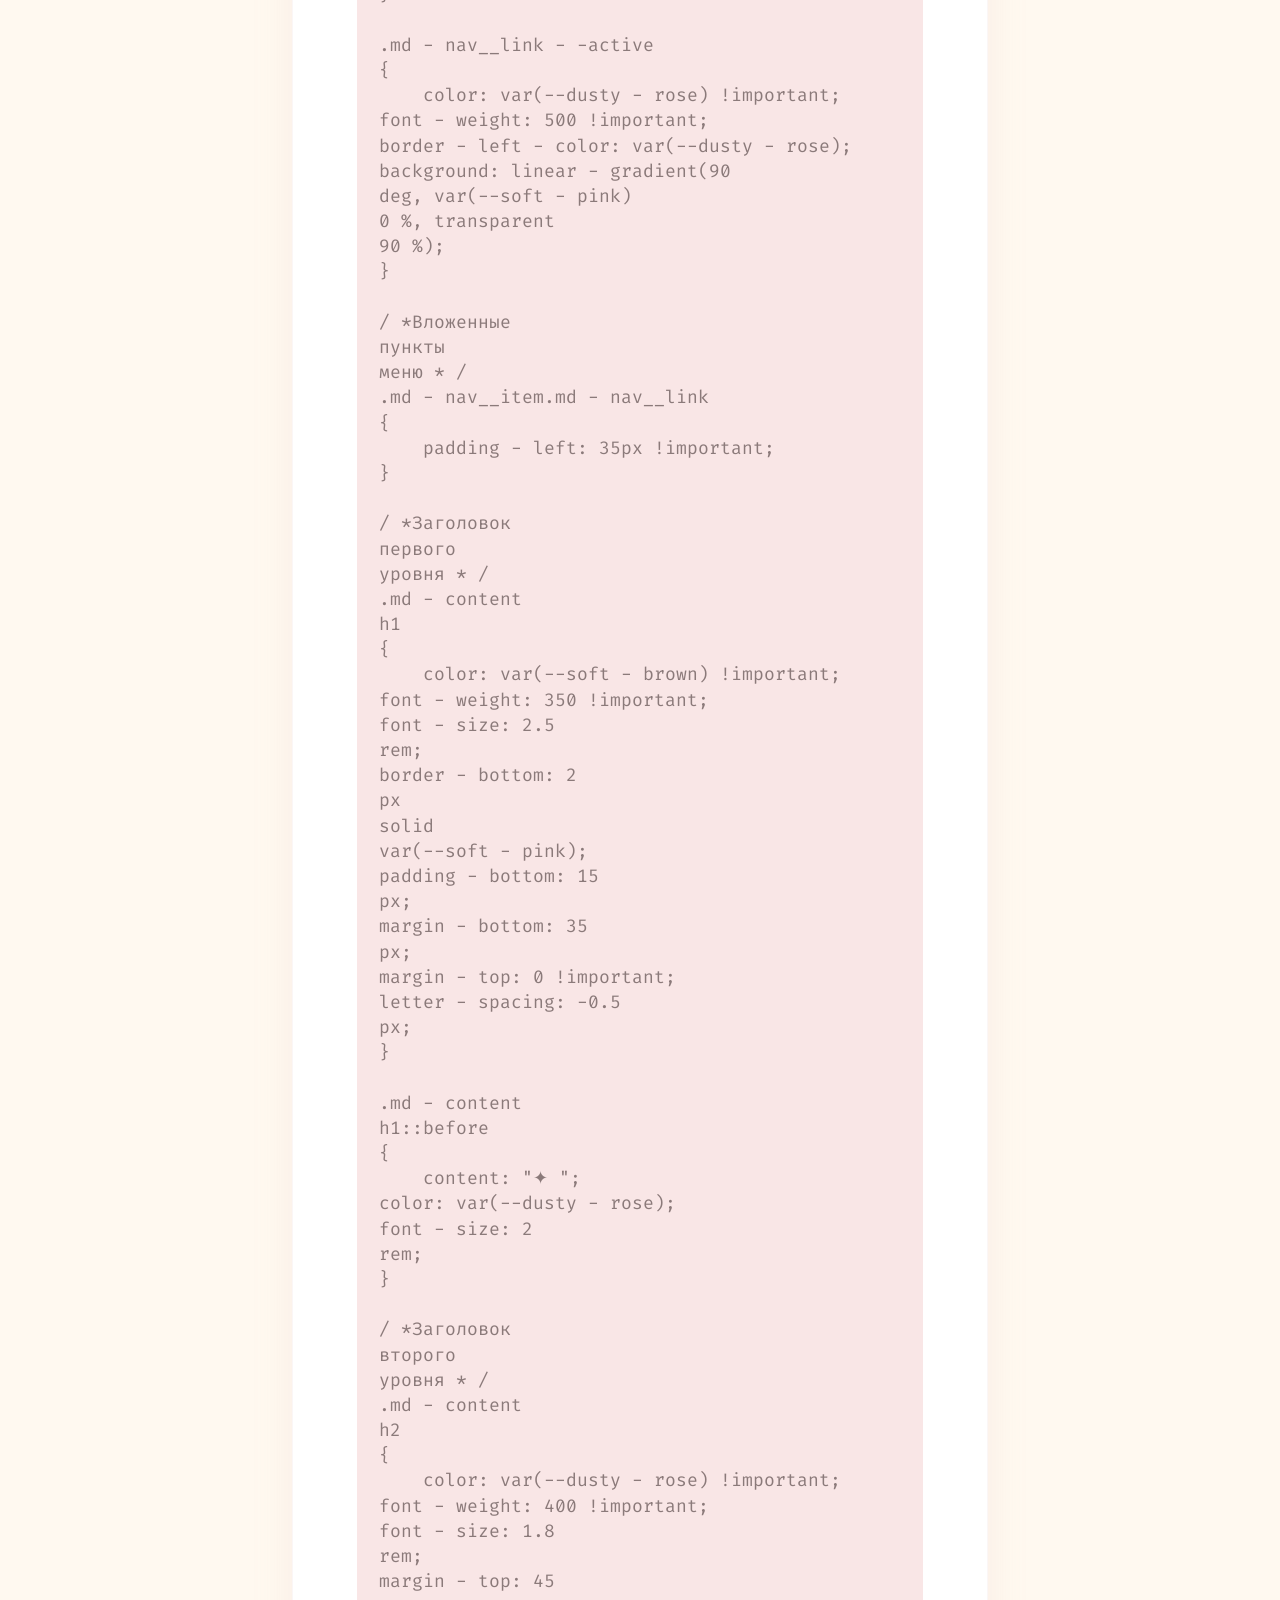
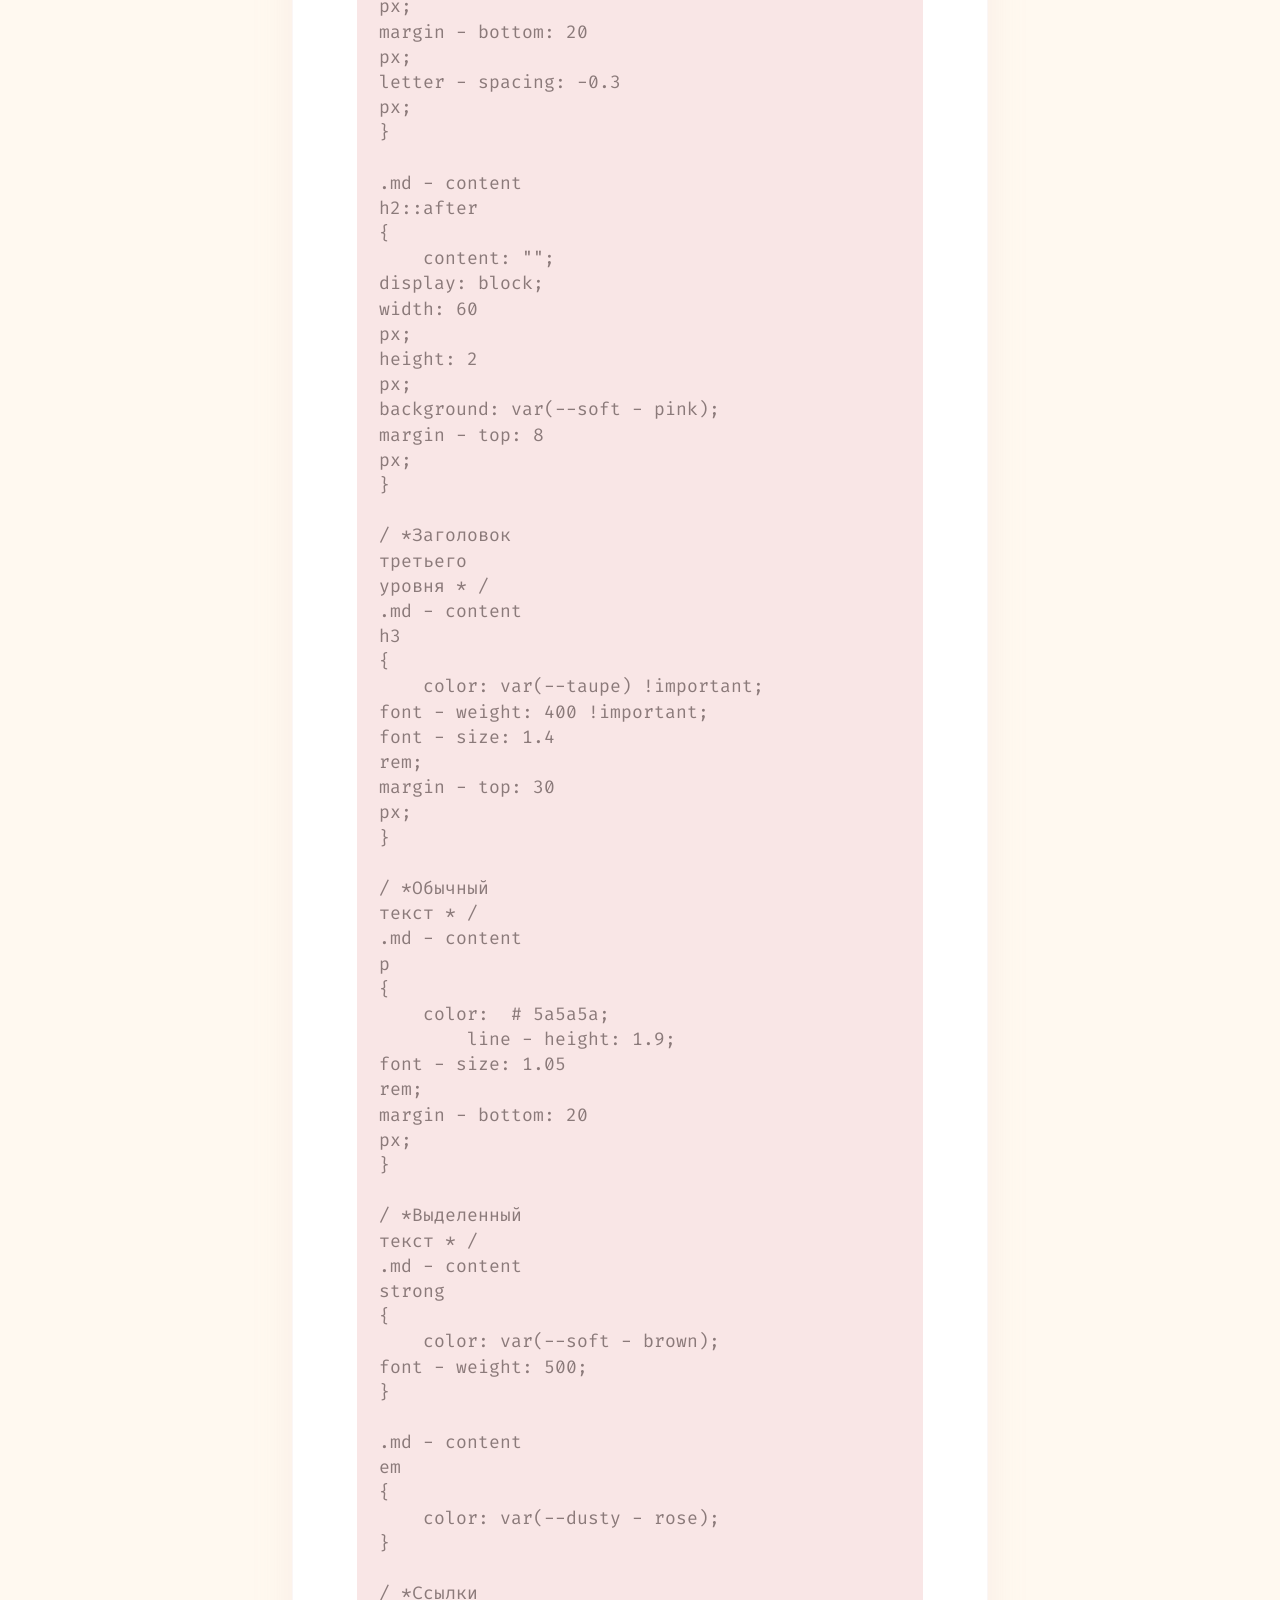
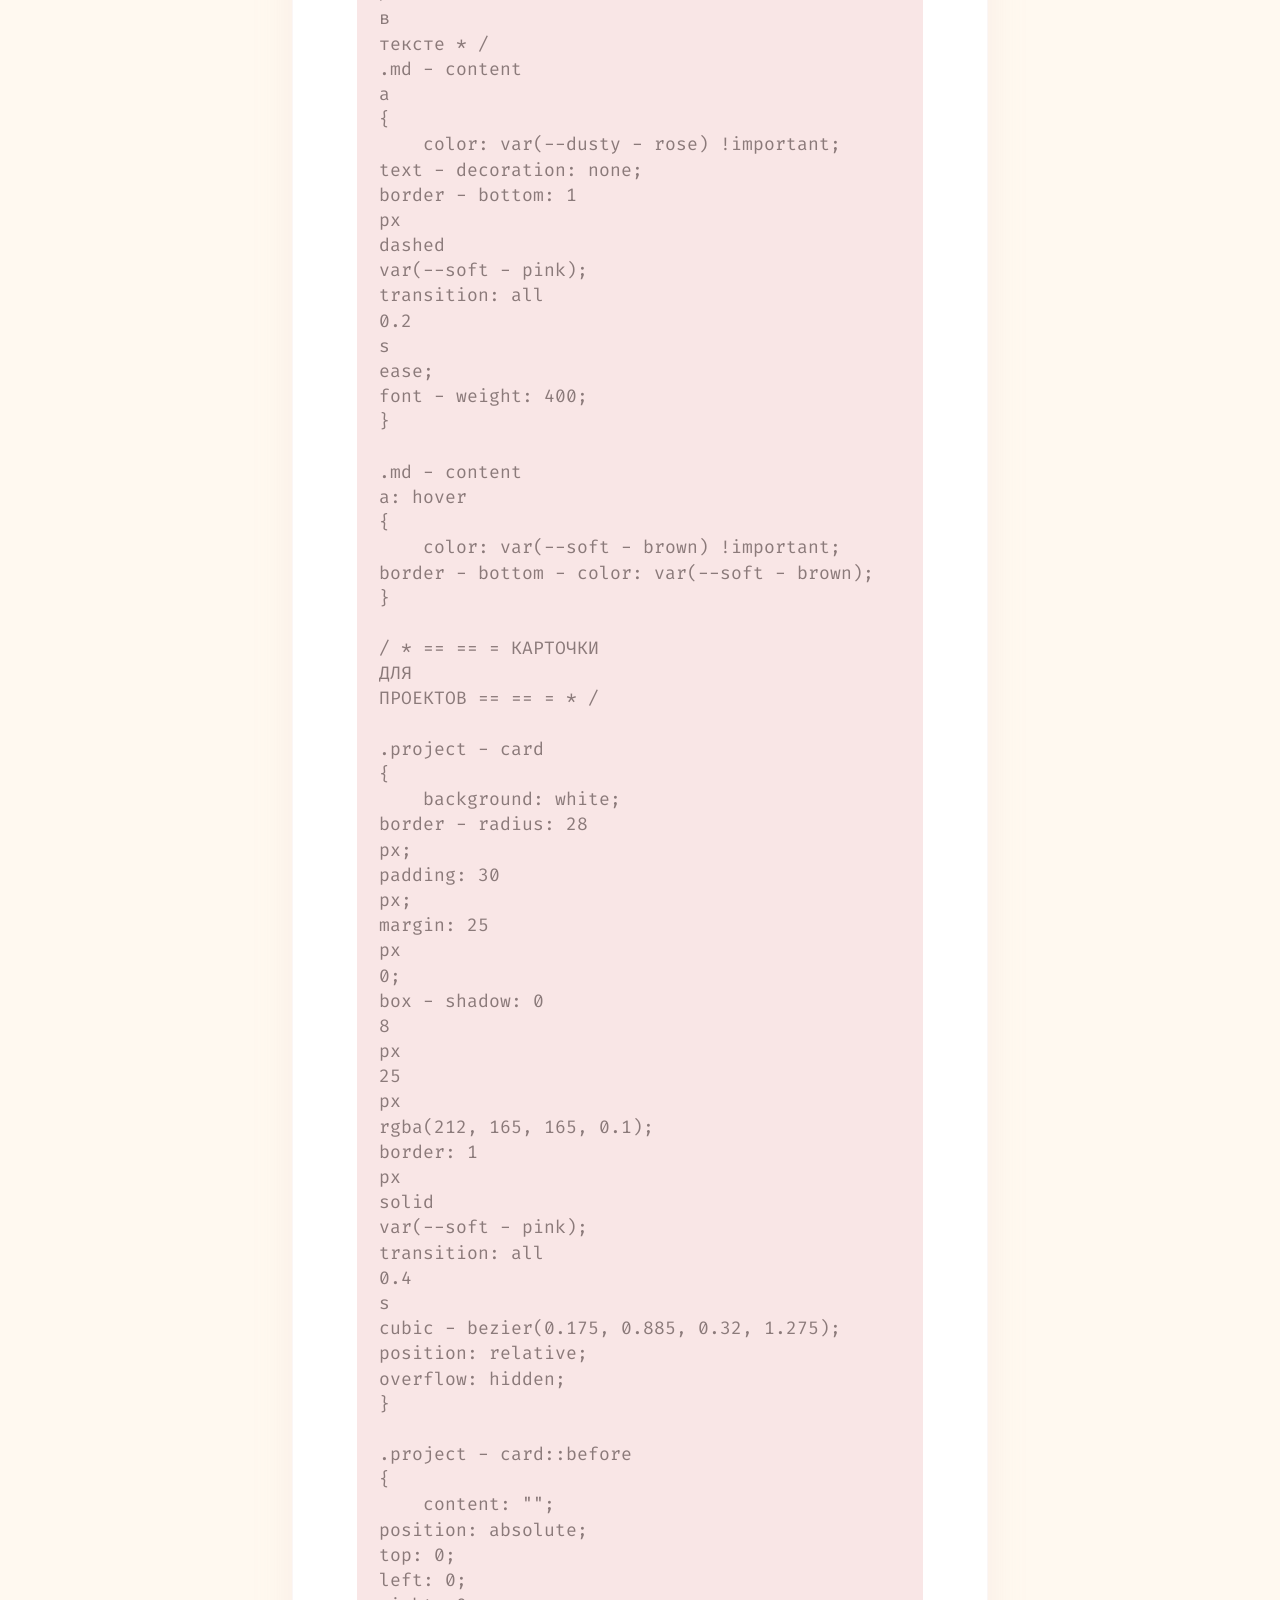
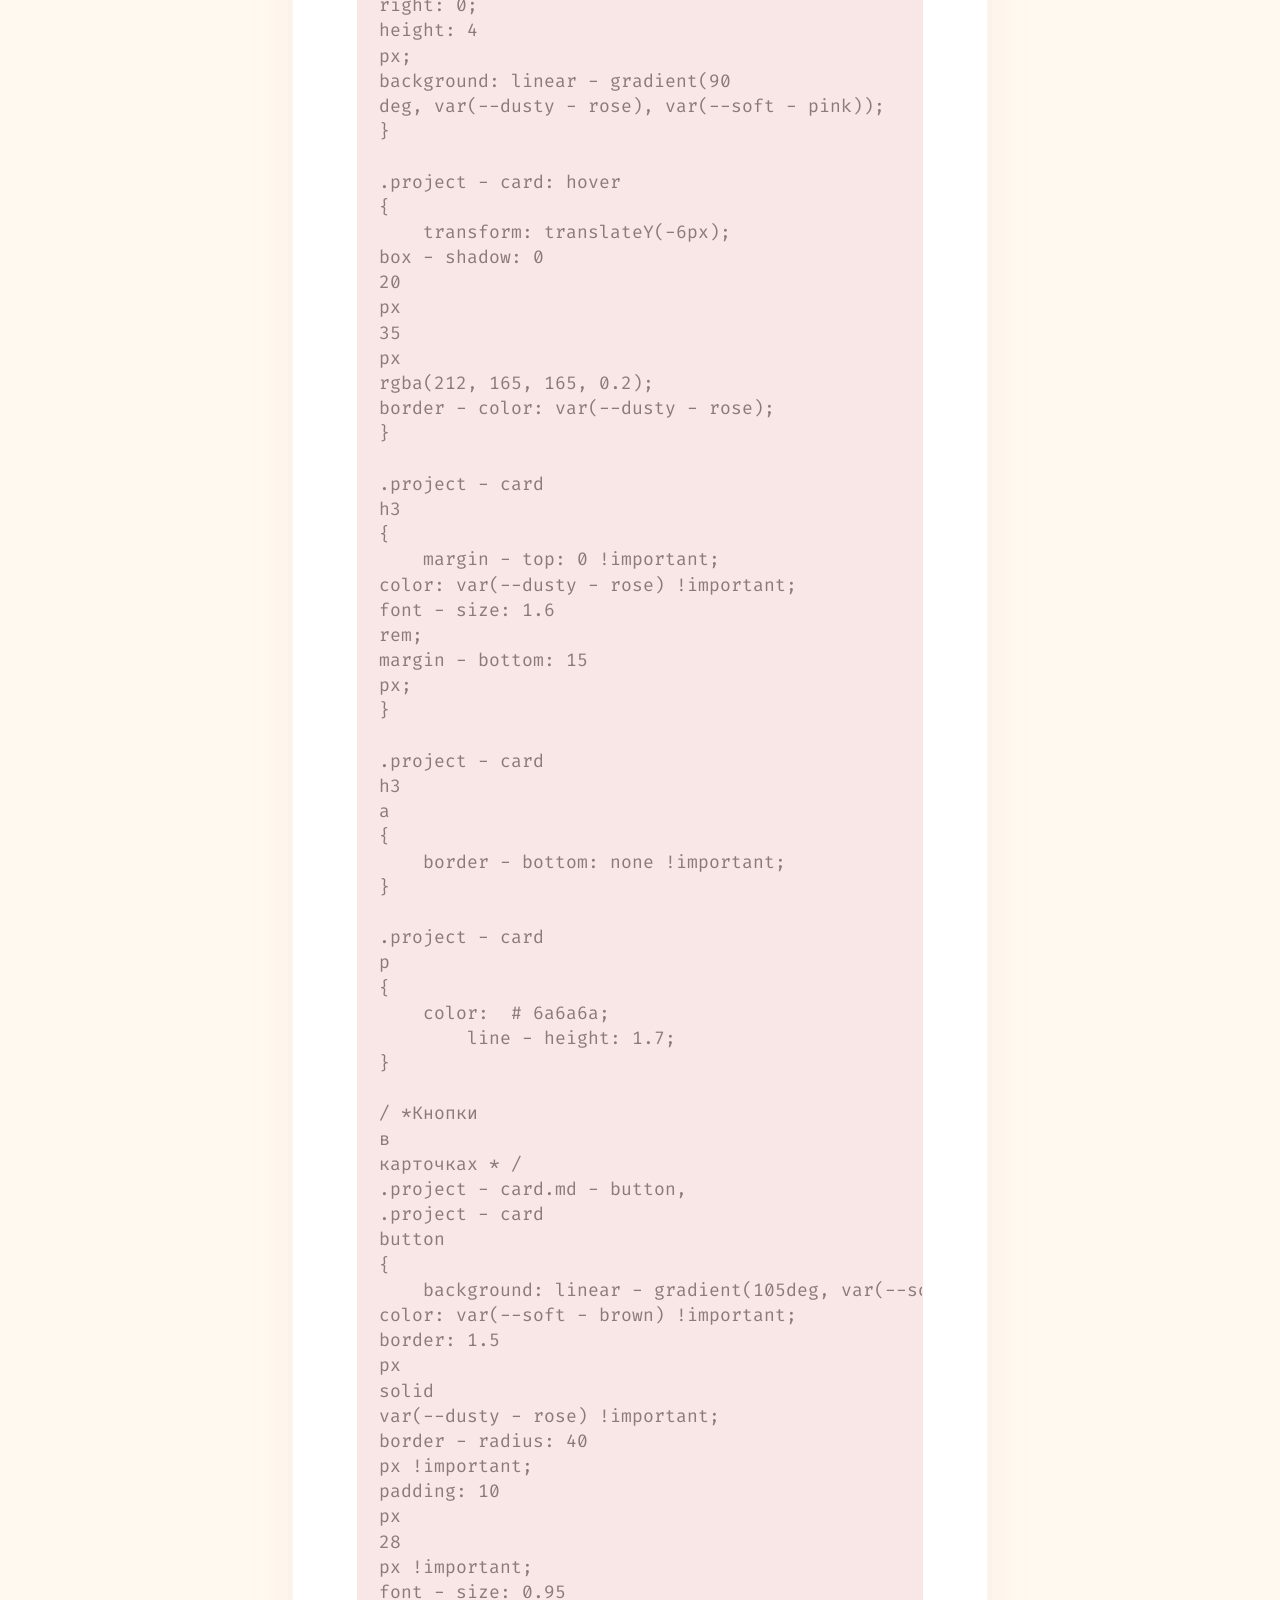
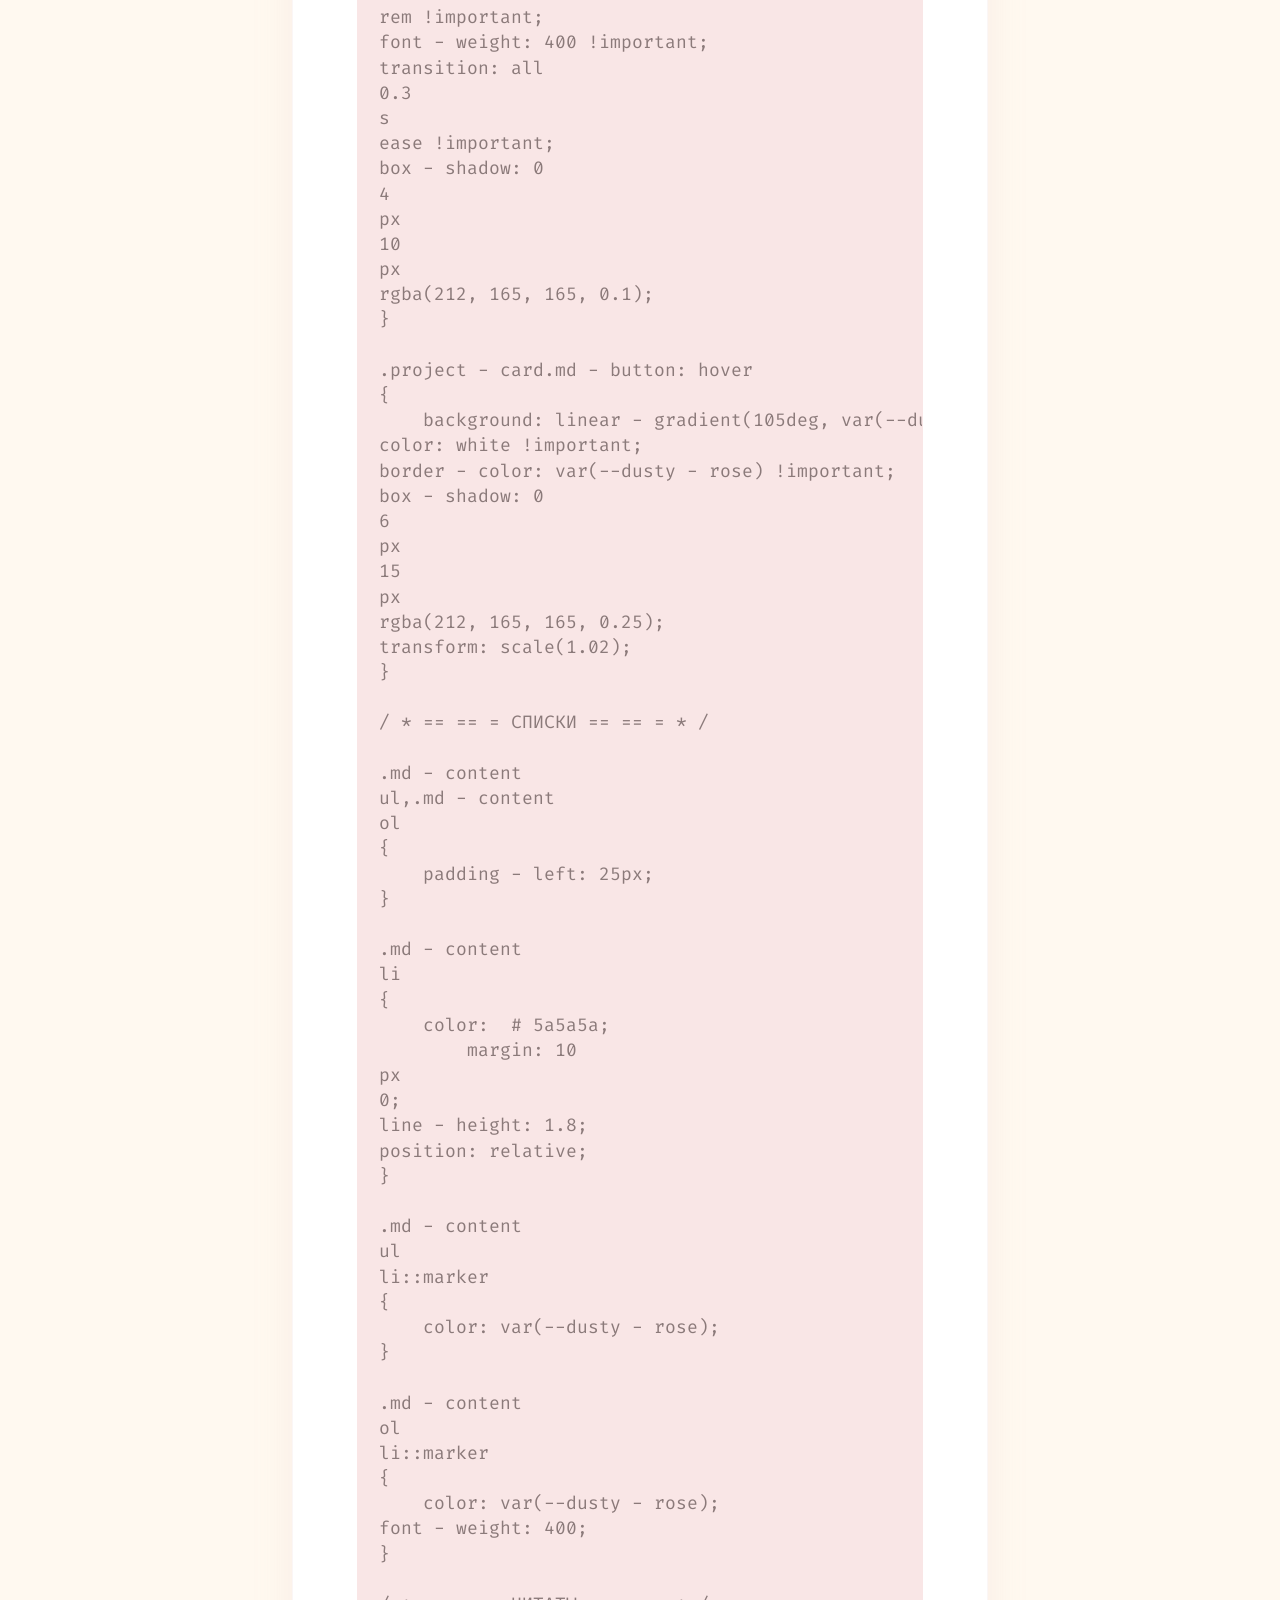
<file: labs/Laba_1/index.html>
<!doctype html>
<html lang="en" class="no-js">
  <head>
    
      <meta charset="utf-8">
      <meta name="viewport" content="width=device-width,initial-scale=1">
      
      
      
        <link rel="canonical" href="https://твой-сайт.ru/labs/Laba_1/">
      
      
        <link rel="prev" href="../..">
      
      
        <link rel="next" href="../Laba_2/">
      
      
        
      
      
      <link rel="icon" href="../../assets/images/favicon.png">
      <meta name="generator" content="mkdocs-1.6.1, mkdocs-material-9.7.6">
    
    
      
        <title>Лабораторная работа 1 - Панфилова Анна Константиновна</title>
      
    
    
      <link rel="stylesheet" href="../../assets/stylesheets/main.484c7ddc.min.css">
      
        
        <link rel="stylesheet" href="../../assets/stylesheets/palette.ab4e12ef.min.css">
      
      


    
    
      
    
    
      
        
        
        <link rel="preconnect" href="https://fonts.gstatic.com" crossorigin>
        <link rel="stylesheet" href="https://fonts.googleapis.com/css?family=Roboto:300,300i,400,400i,700,700i%7CFira+Code:400,400i,700,700i&display=fallback">
        <style>:root{--md-text-font:"Roboto";--md-code-font:"Fira Code"}</style>
      
    
    
      <link rel="stylesheet" href="../../stylesheets/extra.css">
    
    <script>__md_scope=new URL("../..",location),__md_hash=e=>[...e].reduce(((e,_)=>(e<<5)-e+_.charCodeAt(0)),0),__md_get=(e,_=localStorage,t=__md_scope)=>JSON.parse(_.getItem(t.pathname+"."+e)),__md_set=(e,_,t=localStorage,a=__md_scope)=>{try{t.setItem(a.pathname+"."+e,JSON.stringify(_))}catch(e){}}</script>
    
      

    
    
  </head>
  
  
    
    
      
    
    
    
    
    <body dir="ltr" data-md-color-scheme="default" data-md-color-primary="white" data-md-color-accent="teal">
  
    
    <input class="md-toggle" data-md-toggle="drawer" type="checkbox" id="__drawer" autocomplete="off">
    <input class="md-toggle" data-md-toggle="search" type="checkbox" id="__search" autocomplete="off">
    <label class="md-overlay" for="__drawer"></label>
    <div data-md-component="skip">
      
        
        <a href="#_1" class="md-skip">
          Skip to content
        </a>
      
    </div>
    <div data-md-component="announce">
      
    </div>
    
    
      

<header class="md-header" data-md-component="header">
  <nav class="md-header__inner md-grid" aria-label="Header">
    <a href="../.." title="Панфилова Анна Константиновна" class="md-header__button md-logo" aria-label="Панфилова Анна Константиновна" data-md-component="logo">
      
  
  <svg xmlns="http://www.w3.org/2000/svg" viewBox="0 0 24 24"><path d="M12 8a3 3 0 0 0 3-3 3 3 0 0 0-3-3 3 3 0 0 0-3 3 3 3 0 0 0 3 3m0 3.54C9.64 9.35 6.5 8 3 8v11c3.5 0 6.64 1.35 9 3.54 2.36-2.19 5.5-3.54 9-3.54V8c-3.5 0-6.64 1.35-9 3.54"/></svg>

    </a>
    <label class="md-header__button md-icon" for="__drawer">
      
      <svg xmlns="http://www.w3.org/2000/svg" viewBox="0 0 24 24"><path d="M3 6h18v2H3zm0 5h18v2H3zm0 5h18v2H3z"/></svg>
    </label>
    <div class="md-header__title" data-md-component="header-title">
      <div class="md-header__ellipsis">
        <div class="md-header__topic">
          <span class="md-ellipsis">
            Панфилова Анна Константиновна
          </span>
        </div>
        <div class="md-header__topic" data-md-component="header-topic">
          <span class="md-ellipsis">
            
              Лабораторная работа 1
            
          </span>
        </div>
      </div>
    </div>
    
      
        <form class="md-header__option" data-md-component="palette">
  
    
    
    
    <input class="md-option" data-md-color-media="" data-md-color-scheme="default" data-md-color-primary="white" data-md-color-accent="teal"  aria-label="Switch to dark mode"  type="radio" name="__palette" id="__palette_0">
    
      <label class="md-header__button md-icon" title="Switch to dark mode" for="__palette_1" hidden>
        <svg xmlns="http://www.w3.org/2000/svg" viewBox="0 0 24 24"><path d="M12 8a4 4 0 0 0-4 4 4 4 0 0 0 4 4 4 4 0 0 0 4-4 4 4 0 0 0-4-4m0 10a6 6 0 0 1-6-6 6 6 0 0 1 6-6 6 6 0 0 1 6 6 6 6 0 0 1-6 6m8-9.31V4h-4.69L12 .69 8.69 4H4v4.69L.69 12 4 15.31V20h4.69L12 23.31 15.31 20H20v-4.69L23.31 12z"/></svg>
      </label>
    
  
    
    
    
    <input class="md-option" data-md-color-media="" data-md-color-scheme="slate" data-md-color-primary="teal" data-md-color-accent="teal"  aria-label="Switch to light mode"  type="radio" name="__palette" id="__palette_1">
    
      <label class="md-header__button md-icon" title="Switch to light mode" for="__palette_0" hidden>
        <svg xmlns="http://www.w3.org/2000/svg" viewBox="0 0 24 24"><path d="M12 18c-.89 0-1.74-.2-2.5-.55C11.56 16.5 13 14.42 13 12s-1.44-4.5-3.5-5.45C10.26 6.2 11.11 6 12 6a6 6 0 0 1 6 6 6 6 0 0 1-6 6m8-9.31V4h-4.69L12 .69 8.69 4H4v4.69L.69 12 4 15.31V20h4.69L12 23.31 15.31 20H20v-4.69L23.31 12z"/></svg>
      </label>
    
  
</form>
      
    
    
      <script>var palette=__md_get("__palette");if(palette&&palette.color){if("(prefers-color-scheme)"===palette.color.media){var media=matchMedia("(prefers-color-scheme: light)"),input=document.querySelector(media.matches?"[data-md-color-media='(prefers-color-scheme: light)']":"[data-md-color-media='(prefers-color-scheme: dark)']");palette.color.media=input.getAttribute("data-md-color-media"),palette.color.scheme=input.getAttribute("data-md-color-scheme"),palette.color.primary=input.getAttribute("data-md-color-primary"),palette.color.accent=input.getAttribute("data-md-color-accent")}for(var[key,value]of Object.entries(palette.color))document.body.setAttribute("data-md-color-"+key,value)}</script>
    
    
    
      
      
        <label class="md-header__button md-icon" for="__search">
          
          <svg xmlns="http://www.w3.org/2000/svg" viewBox="0 0 24 24"><path d="M9.5 3A6.5 6.5 0 0 1 16 9.5c0 1.61-.59 3.09-1.56 4.23l.27.27h.79l5 5-1.5 1.5-5-5v-.79l-.27-.27A6.52 6.52 0 0 1 9.5 16 6.5 6.5 0 0 1 3 9.5 6.5 6.5 0 0 1 9.5 3m0 2C7 5 5 7 5 9.5S7 14 9.5 14 14 12 14 9.5 12 5 9.5 5"/></svg>
        </label>
        <div class="md-search" data-md-component="search" role="dialog">
  <label class="md-search__overlay" for="__search"></label>
  <div class="md-search__inner" role="search">
    <form class="md-search__form" name="search">
      <input type="text" class="md-search__input" name="query" aria-label="Search" placeholder="Search" autocapitalize="off" autocorrect="off" autocomplete="off" spellcheck="false" data-md-component="search-query" required>
      <label class="md-search__icon md-icon" for="__search">
        
        <svg xmlns="http://www.w3.org/2000/svg" viewBox="0 0 24 24"><path d="M9.5 3A6.5 6.5 0 0 1 16 9.5c0 1.61-.59 3.09-1.56 4.23l.27.27h.79l5 5-1.5 1.5-5-5v-.79l-.27-.27A6.52 6.52 0 0 1 9.5 16 6.5 6.5 0 0 1 3 9.5 6.5 6.5 0 0 1 9.5 3m0 2C7 5 5 7 5 9.5S7 14 9.5 14 14 12 14 9.5 12 5 9.5 5"/></svg>
        
        <svg xmlns="http://www.w3.org/2000/svg" viewBox="0 0 24 24"><path d="M20 11v2H8l5.5 5.5-1.42 1.42L4.16 12l7.92-7.92L13.5 5.5 8 11z"/></svg>
      </label>
      <nav class="md-search__options" aria-label="Search">
        
        <button type="reset" class="md-search__icon md-icon" title="Clear" aria-label="Clear" tabindex="-1">
          
          <svg xmlns="http://www.w3.org/2000/svg" viewBox="0 0 24 24"><path d="M19 6.41 17.59 5 12 10.59 6.41 5 5 6.41 10.59 12 5 17.59 6.41 19 12 13.41 17.59 19 19 17.59 13.41 12z"/></svg>
        </button>
      </nav>
      
    </form>
    <div class="md-search__output">
      <div class="md-search__scrollwrap" tabindex="0" data-md-scrollfix>
        <div class="md-search-result" data-md-component="search-result">
          <div class="md-search-result__meta">
            Initializing search
          </div>
          <ol class="md-search-result__list" role="presentation"></ol>
        </div>
      </div>
    </div>
  </div>
</div>
      
    
    
  </nav>
  
</header>
    
    <div class="md-container" data-md-component="container">
      
      
        
          
            
<nav class="md-tabs" aria-label="Tabs" data-md-component="tabs">
  <div class="md-grid">
    <ul class="md-tabs__list">
      
        
  
  
  
  
    <li class="md-tabs__item">
      <a href="../.." class="md-tabs__link">
        
  
  
    
  
  Об авторе

      </a>
    </li>
  

      
        
  
  
  
    
  
  
    <li class="md-tabs__item md-tabs__item--active">
      <a href="./" class="md-tabs__link">
        
  
  
    
  
  Лабораторная работа 1

      </a>
    </li>
  

      
        
  
  
  
  
    <li class="md-tabs__item">
      <a href="../Laba_2/" class="md-tabs__link">
        
  
  
    
  
  Лабораторная работа 2

      </a>
    </li>
  

      
        
  
  
  
  
    <li class="md-tabs__item">
      <a href="../Laba_3/" class="md-tabs__link">
        
  
  
    
  
  Лабораторная работа 3

      </a>
    </li>
  

      
        
  
  
  
  
    <li class="md-tabs__item">
      <a href="https://colab.research.google.com/drive/1zyxG7k3lXl75VGWtZlOjGhF1R4iXXC9z?usp=sharing" class="md-tabs__link">
        
  
  
    
  
  Лабораторная работа 4

      </a>
    </li>
  

      
        
  
  
  
  
    <li class="md-tabs__item">
      <a href="https://colab.research.google.com/drive/1Em3ABXslbGX48vWCqG64PnKaYJcDxgL3?usp=sharing" class="md-tabs__link">
        
  
  
    
  
  Лабораторная работа 5

      </a>
    </li>
  

      
        
  
  
  
  
    <li class="md-tabs__item">
      <a href="https://colab.research.google.com/drive/1I_t91IU-qlnNhnyEPsi4QhWP27uZCSS1#scrollTo=23HpOo5xLwNc" class="md-tabs__link">
        
  
  
    
  
  Лабораторная работа 6

      </a>
    </li>
  

      
        
  
  
  
  
    <li class="md-tabs__item">
      <a href="https://colab.research.google.com/drive/1t4QRf0obVpmp9l-dsNeaYzX766ImzMxt?usp=sharing" class="md-tabs__link">
        
  
  
    
  
  Лабораторная работа 7

      </a>
    </li>
  

      
        
  
  
  
  
    <li class="md-tabs__item">
      <a href="https://colab.research.google.com/drive/1Em3ABXslbGX48vWCqG64PnKaYJcDxgL3?usp=sharing" class="md-tabs__link">
        
  
  
    
  
  Лабораторная работа 8

      </a>
    </li>
  

      
    </ul>
  </div>
</nav>
          
        
      
      <main class="md-main" data-md-component="main">
        <div class="md-main__inner md-grid">
          
            
              
              <div class="md-sidebar md-sidebar--primary" data-md-component="sidebar" data-md-type="navigation" >
                <div class="md-sidebar__scrollwrap">
                  <div class="md-sidebar__inner">
                    


  


<nav class="md-nav md-nav--primary md-nav--lifted" aria-label="Navigation" data-md-level="0">
  <label class="md-nav__title" for="__drawer">
    <a href="../.." title="Панфилова Анна Константиновна" class="md-nav__button md-logo" aria-label="Панфилова Анна Константиновна" data-md-component="logo">
      
  
  <svg xmlns="http://www.w3.org/2000/svg" viewBox="0 0 24 24"><path d="M12 8a3 3 0 0 0 3-3 3 3 0 0 0-3-3 3 3 0 0 0-3 3 3 3 0 0 0 3 3m0 3.54C9.64 9.35 6.5 8 3 8v11c3.5 0 6.64 1.35 9 3.54 2.36-2.19 5.5-3.54 9-3.54V8c-3.5 0-6.64 1.35-9 3.54"/></svg>

    </a>
    Панфилова Анна Константиновна
  </label>
  
  <ul class="md-nav__list" data-md-scrollfix>
    
      
      
  
  
  
  
    <li class="md-nav__item">
      <a href="../.." class="md-nav__link">
        
  
  
  <span class="md-ellipsis">
    
  
    Об авторе
  

    
  </span>
  
  

      </a>
    </li>
  

    
      
      
  
  
    
  
  
  
    <li class="md-nav__item md-nav__item--active">
      
      <input class="md-nav__toggle md-toggle" type="checkbox" id="__toc">
      
      
        
      
      
        <label class="md-nav__link md-nav__link--active" for="__toc">
          
  
  
  <span class="md-ellipsis">
    
  
    Лабораторная работа 1
  

    
  </span>
  
  

          <span class="md-nav__icon md-icon"></span>
        </label>
      
      <a href="./" class="md-nav__link md-nav__link--active">
        
  
  
  <span class="md-ellipsis">
    
  
    Лабораторная работа 1
  

    
  </span>
  
  

      </a>
      
        

<nav class="md-nav md-nav--secondary" aria-label="Table of contents">
  
  
  
    
  
  
    <label class="md-nav__title" for="__toc">
      <span class="md-nav__icon md-icon"></span>
      Table of contents
    </label>
    <ul class="md-nav__list" data-md-component="toc" data-md-scrollfix>
      
        <li class="md-nav__item">
  <a href="#_2" class="md-nav__link">
    <span class="md-ellipsis">
      
        Цель
      
    </span>
  </a>
  
</li>
      
        <li class="md-nav__item">
  <a href="#_3" class="md-nav__link">
    <span class="md-ellipsis">
      
        Задачи
      
    </span>
  </a>
  
</li>
      
        <li class="md-nav__item">
  <a href="#_4" class="md-nav__link">
    <span class="md-ellipsis">
      
        Код
      
    </span>
  </a>
  
</li>
      
        <li class="md-nav__item">
  <a href="#_5" class="md-nav__link">
    <span class="md-ellipsis">
      
        Вывод
      
    </span>
  </a>
  
</li>
      
    </ul>
  
</nav>
      
    </li>
  

    
      
      
  
  
  
  
    <li class="md-nav__item">
      <a href="../Laba_2/" class="md-nav__link">
        
  
  
  <span class="md-ellipsis">
    
  
    Лабораторная работа 2
  

    
  </span>
  
  

      </a>
    </li>
  

    
      
      
  
  
  
  
    <li class="md-nav__item">
      <a href="../Laba_3/" class="md-nav__link">
        
  
  
  <span class="md-ellipsis">
    
  
    Лабораторная работа 3
  

    
  </span>
  
  

      </a>
    </li>
  

    
      
      
  
  
  
  
    <li class="md-nav__item">
      <a href="https://colab.research.google.com/drive/1zyxG7k3lXl75VGWtZlOjGhF1R4iXXC9z?usp=sharing" class="md-nav__link">
        
  
  
  <span class="md-ellipsis">
    
  
    Лабораторная работа 4
  

    
  </span>
  
  

      </a>
    </li>
  

    
      
      
  
  
  
  
    <li class="md-nav__item">
      <a href="https://colab.research.google.com/drive/1Em3ABXslbGX48vWCqG64PnKaYJcDxgL3?usp=sharing" class="md-nav__link">
        
  
  
  <span class="md-ellipsis">
    
  
    Лабораторная работа 5
  

    
  </span>
  
  

      </a>
    </li>
  

    
      
      
  
  
  
  
    <li class="md-nav__item">
      <a href="https://colab.research.google.com/drive/1I_t91IU-qlnNhnyEPsi4QhWP27uZCSS1#scrollTo=23HpOo5xLwNc" class="md-nav__link">
        
  
  
  <span class="md-ellipsis">
    
  
    Лабораторная работа 6
  

    
  </span>
  
  

      </a>
    </li>
  

    
      
      
  
  
  
  
    <li class="md-nav__item">
      <a href="https://colab.research.google.com/drive/1t4QRf0obVpmp9l-dsNeaYzX766ImzMxt?usp=sharing" class="md-nav__link">
        
  
  
  <span class="md-ellipsis">
    
  
    Лабораторная работа 7
  

    
  </span>
  
  

      </a>
    </li>
  

    
      
      
  
  
  
  
    <li class="md-nav__item">
      <a href="https://colab.research.google.com/drive/1Em3ABXslbGX48vWCqG64PnKaYJcDxgL3?usp=sharing" class="md-nav__link">
        
  
  
  <span class="md-ellipsis">
    
  
    Лабораторная работа 8
  

    
  </span>
  
  

      </a>
    </li>
  

    
  </ul>
</nav>
                  </div>
                </div>
              </div>
            
            
              
              <div class="md-sidebar md-sidebar--secondary" data-md-component="sidebar" data-md-type="toc" >
                <div class="md-sidebar__scrollwrap">
                  <div class="md-sidebar__inner">
                    

<nav class="md-nav md-nav--secondary" aria-label="Table of contents">
  
  
  
    
  
  
    <label class="md-nav__title" for="__toc">
      <span class="md-nav__icon md-icon"></span>
      Table of contents
    </label>
    <ul class="md-nav__list" data-md-component="toc" data-md-scrollfix>
      
        <li class="md-nav__item">
  <a href="#_2" class="md-nav__link">
    <span class="md-ellipsis">
      
        Цель
      
    </span>
  </a>
  
</li>
      
        <li class="md-nav__item">
  <a href="#_3" class="md-nav__link">
    <span class="md-ellipsis">
      
        Задачи
      
    </span>
  </a>
  
</li>
      
        <li class="md-nav__item">
  <a href="#_4" class="md-nav__link">
    <span class="md-ellipsis">
      
        Код
      
    </span>
  </a>
  
</li>
      
        <li class="md-nav__item">
  <a href="#_5" class="md-nav__link">
    <span class="md-ellipsis">
      
        Вывод
      
    </span>
  </a>
  
</li>
      
    </ul>
  
</nav>
                  </div>
                </div>
              </div>
            
          
          
            <div class="md-content" data-md-component="content">
              
              <article class="md-content__inner md-typeset">
                
                  



<h1 id="_1">Создание статического сайта</h1>
<p>Сайт: <a href="https://annapanfilova2007.github.io/">https://annapanfilova2007.github.io/</a><br />
Репозиторий GitHab: <a href="https://github.com/AnnaPanfilova2007/annapanfilova2007.github.io">https://github.com/AnnaPanfilova2007/annapanfilova2007.github.io</a></p>
<hr />
<h2 id="_2">Цель</h2>
<p>Освоение основных принципов создания статического сайта с помощью генератора MkDocs и его развертывание на платформе
GitHub Pages.</p>
<hr />
<h2 id="_3">Задачи</h2>
<ul>
<li>
<p>Установить и настроить программное обеспечение (Python, MkDocs).</p>
</li>
<li>
<p>Изучить структуру проекта MkDocs и принципы организации файлов.</p>
</li>
<li>
<p>Освоить синтаксис Markdown для форматирования текстового контента.</p>
</li>
<li>
<p>Создать базовую структуру сайта с несколькими страницами.</p>
</li>
<li>
<p>Настроить навигацию между страницами через файл mkdocs.yml.</p>
</li>
<li>
<p>Установить и подключить тему Material для MkDocs.</p>
</li>
<li>
<p>Выполнить кастомизацию внешнего вида сайта с помощью CSS.</p>
</li>
<li>
<p>Научиться запускать локальный сервер для разработки (mkdocs serve).</p>
</li>
<li>
<p>Развернуть готовый сайт на платформе GitHub Pages.</p>
</li>
<li>
<p>Оформить отчет о проделанной работе.</p>
</li>
</ul>
<hr />
<h2 id="_4">Код</h2>
<p align="center">mkdocs.yml</p>

<pre><code class="language-python">site_name: Панфилова
Анна
Константиновна
site_url: https: // твой - сайт.ru
nav:
- Об
авторе: index.md
- Лабораторная
работа
1: labs / Laba_1.md
theme:
name: material
palette:
- scheme: default
primary: white
accent: teal
toggle:
icon: material / brightness - 7
name: Switch
to
dark
mode
- scheme: slate
primary: teal
accent: teal
toggle:
icon: material / brightness - 4
name: Switch
to
light
mode
features:
- navigation.tabs
- navigation.top
- search.highlight
- content.code.copy
font:
text: Roboto
code: Fira
Code

extra:
social:
- icon: fontawesome / brands / github
link: https: // github.com / твой - профиль
- icon: fontawesome / brands / linkedin
link: https: // linkedin.com / in / твой - профиль
- icon: fontawesome / brands / telegram
link: https: // t.me / твой - ник

extra_css:
- stylesheets / extra.css

</code></pre>
<p align="center">extra.css</p>

<pre><code class="language-python">/ *----- ПЕРЕМЕННЫЕ
ЦВЕТОВ - ---- * /
:root
{
    --soft - pink:  # f9e6e6;           /* очень светлый розовый */
        --dusty - rose:  # d4a5a5;          /* приглушенный розовый */
--warm - beige:  # f5e6d3;          /* теплый бежевый */
--cream:  # fff9f0;                /* кремовый */
--taupe:  # b7a9a9;                /* серо-бежевый */
--soft - brown:  # 8b7a7a;           /* мягкий коричневый */
--blush:  # ffe4e1;                /* румянец */
--ivory:  # fffff0;                 /* слоновая кость */
}

/ * == == = ОСНОВНЫЕ
ЭЛЕМЕНТЫ == == = * /

/ *Фон
всей
страницы * /
.md - main
{
    background - color: var(--cream);
}

/ *Контентная
область * /
.md - content
{
    background - color: white;
border - radius: 24
px;
padding: 40
px !important;
margin: 20
px;
box - shadow: 0
10
px
40
px
rgba(212, 165, 165, 0.15);
border: 1
px
solid
rgba(212, 165, 165, 0.1);
}

/ * == == = ШАПКА
САЙТА == == = * /

.md - header
{
    background: linear - gradient(105deg,
    # e8c1c1 0%,
    # d4a5a5 40%,
    # c49a9a 100%) !important;
box - shadow: 0
4
px
20
px
rgba(212, 165, 165, 0.3);
border - bottom: 1
px
solid
rgba(255, 255, 255, 0.2);
}

.md - header__title
{
    color: white !important;
font - weight: 400;
letter - spacing: 0.8
px;
text - shadow: 0
2
px
4
px
rgba(0, 0, 0, 0.1);
}

/ *Кнопки
в
шапке * /
.md - header__button
{
    color: white !important;
}

.md - header__button: hover
{
    background - color: rgba(255, 255, 255, 0.25) !important;
border - radius: 50 %;
}

/ *Логотип / название
сайта * /
.md - header__topic
{
    color: white !important;
font - weight: 400;
}

/ * == == = БОКОВАЯ
НАВИГАЦИЯ == == = * /

/ *Контейнер
бокового
меню * /
.md - sidebar - -primary.md - sidebar__scrollwrap
{
    background - color: rgba(255, 249, 240, 0.7);
border - radius: 20
px;
margin: 20
px
0;
padding: 10
px
0;
}

/ *Заголовки
разделов
в
меню * /
.md - nav__title
{
    color: var(--soft - brown) !important;
font - weight: 500 !important;
text - transform: uppercase;
letter - spacing: 1.5
px;
font - size: 0.8
rem;
padding - left: 20
px !important;
}

/ *Ссылки
в
меню * /
.md - nav__link
{
    color: var(--taupe) !important;
border - left: 3
px
solid
transparent;
padding: 8
px
0
8
px
20
px !important;
margin: 2
px
0;
transition: all
0.3
s
ease;
font - size: 0.95
rem;
}

.md - nav__link: hover
{
    color: var(--dusty - rose) !important;
border - left - color: var(--dusty - rose);
background: linear - gradient(90
deg, var(--soft - pink)
0 %, transparent
90 %);
}

.md - nav__link - -active
{
    color: var(--dusty - rose) !important;
font - weight: 500 !important;
border - left - color: var(--dusty - rose);
background: linear - gradient(90
deg, var(--soft - pink)
0 %, transparent
90 %);
}

/ *Вложенные
пункты
меню * /
.md - nav__item.md - nav__link
{
    padding - left: 35px !important;
}

/ *Заголовок
первого
уровня * /
.md - content
h1
{
    color: var(--soft - brown) !important;
font - weight: 350 !important;
font - size: 2.5
rem;
border - bottom: 2
px
solid
var(--soft - pink);
padding - bottom: 15
px;
margin - bottom: 35
px;
margin - top: 0 !important;
letter - spacing: -0.5
px;
}

.md - content
h1::before
{
    content: &quot;✦ &quot;;
color: var(--dusty - rose);
font - size: 2
rem;
}

/ *Заголовок
второго
уровня * /
.md - content
h2
{
    color: var(--dusty - rose) !important;
font - weight: 400 !important;
font - size: 1.8
rem;
margin - top: 45
px;
margin - bottom: 20
px;
letter - spacing: -0.3
px;
}

.md - content
h2::after
{
    content: &quot;&quot;;
display: block;
width: 60
px;
height: 2
px;
background: var(--soft - pink);
margin - top: 8
px;
}

/ *Заголовок
третьего
уровня * /
.md - content
h3
{
    color: var(--taupe) !important;
font - weight: 400 !important;
font - size: 1.4
rem;
margin - top: 30
px;
}

/ *Обычный
текст * /
.md - content
p
{
    color:  # 5a5a5a;
        line - height: 1.9;
font - size: 1.05
rem;
margin - bottom: 20
px;
}

/ *Выделенный
текст * /
.md - content
strong
{
    color: var(--soft - brown);
font - weight: 500;
}

.md - content
em
{
    color: var(--dusty - rose);
}

/ *Ссылки
в
тексте * /
.md - content
a
{
    color: var(--dusty - rose) !important;
text - decoration: none;
border - bottom: 1
px
dashed
var(--soft - pink);
transition: all
0.2
s
ease;
font - weight: 400;
}

.md - content
a: hover
{
    color: var(--soft - brown) !important;
border - bottom - color: var(--soft - brown);
}

/ * == == = КАРТОЧКИ
ДЛЯ
ПРОЕКТОВ == == = * /

.project - card
{
    background: white;
border - radius: 28
px;
padding: 30
px;
margin: 25
px
0;
box - shadow: 0
8
px
25
px
rgba(212, 165, 165, 0.1);
border: 1
px
solid
var(--soft - pink);
transition: all
0.4
s
cubic - bezier(0.175, 0.885, 0.32, 1.275);
position: relative;
overflow: hidden;
}

.project - card::before
{
    content: &quot;&quot;;
position: absolute;
top: 0;
left: 0;
right: 0;
height: 4
px;
background: linear - gradient(90
deg, var(--dusty - rose), var(--soft - pink));
}

.project - card: hover
{
    transform: translateY(-6px);
box - shadow: 0
20
px
35
px
rgba(212, 165, 165, 0.2);
border - color: var(--dusty - rose);
}

.project - card
h3
{
    margin - top: 0 !important;
color: var(--dusty - rose) !important;
font - size: 1.6
rem;
margin - bottom: 15
px;
}

.project - card
h3
a
{
    border - bottom: none !important;
}

.project - card
p
{
    color:  # 6a6a6a;
        line - height: 1.7;
}

/ *Кнопки
в
карточках * /
.project - card.md - button,
.project - card
button
{
    background: linear - gradient(105deg, var(--soft - pink), white) !important;
color: var(--soft - brown) !important;
border: 1.5
px
solid
var(--dusty - rose) !important;
border - radius: 40
px !important;
padding: 10
px
28
px !important;
font - size: 0.95
rem !important;
font - weight: 400 !important;
transition: all
0.3
s
ease !important;
box - shadow: 0
4
px
10
px
rgba(212, 165, 165, 0.1);
}

.project - card.md - button: hover
{
    background: linear - gradient(105deg, var(--dusty - rose),  # c49a9a) !important;
color: white !important;
border - color: var(--dusty - rose) !important;
box - shadow: 0
6
px
15
px
rgba(212, 165, 165, 0.25);
transform: scale(1.02);
}

/ * == == = СПИСКИ == == = * /

.md - content
ul,.md - content
ol
{
    padding - left: 25px;
}

.md - content
li
{
    color:  # 5a5a5a;
        margin: 10
px
0;
line - height: 1.8;
position: relative;
}

.md - content
ul
li::marker
{
    color: var(--dusty - rose);
}

.md - content
ol
li::marker
{
    color: var(--dusty - rose);
font - weight: 400;
}

/ * == == = ЦИТАТЫ == == = * /

.md - content
blockquote
{
    border - left: 4px solid var(--dusty - rose);
background: var(--soft - pink);
padding: 15
px
25
px;
border - radius: 0
20
px
20
px
0;
margin: 25
px
0;
color: var(--soft - brown);
font - style: italic;
}

/ * == == = ТАБЛИЦЫ == == = * /

.md - typeset
table: not ([


class ]) {
border-radius: 18


px;
overflow: hidden;
box - shadow: 0
5
px
20
px
rgba(212, 165, 165, 0.1);
border: 1
px
solid
var(--soft - pink);
}

.md - typeset
table: not ([class])
th
{
    background: linear - gradient(105deg, var(--soft - pink),  # ffe4e1);
color: var(--soft - brown);
font - weight: 500;
font - size: 1
rem;
padding: 15
px
20
px;
}

.md - typeset
table: not ([


class ]) td {
border-top: 1


px
solid
var(--soft - pink);
padding: 12
px
20
px;
color:  # 5a5a5a;
}

.md - typeset
table: not ([class])
tr: hover
td
{
    background - color: rgba(249, 230, 230, 0.3);
}

/ * == == = КОД == == = * /

/ *Блоки
кода * /
.md - typeset
pre
{
    border - radius: 16px;
border: 1
px
solid
var(--soft - pink);
background:  # faf7f2 !important;
}

.md - typeset
code
{
    color: var(--soft - brown);
background: var(--soft - pink);
border - radius: 8
px;
padding: 3
px
8
px;
font - size: 0.9
rem;
}

/ *Кнопка
копирования
кода * /
.md - clipboard
{
    color: var(--dusty - rose) !important;
}

.md - clipboard: hover
{
    color: var(--soft - brown) !important;
}

/ * == == = ПОИСК == == = * /

.md - search__form
{
    background - color: rgba(255, 255, 255, 0.2) !important;
border - radius: 40
px !important;
border: 1
px
solid
rgba(255, 255, 255, 0.3);
}

.md - search__input::placeholder
{
    color: rgba(255, 255, 255, 0.8) !important;
}

.md - search - result__link
{
    border - radius: 12px !important;
}

.md - search - result__link: hover
{
    background - color: var(--soft - pink) !important;
}

.md - search - result__more
summary
{
    color: var(--dusty - rose) !important;
}

/ * == == = ПОДВАЛ == == = * /

.md - footer
{
    background: linear - gradient(135deg,
# b7a9a9 0%,
# d4a5a5 100%) !important;
border - top: 1
px
solid
rgba(255, 255, 255, 0.2);
}

.md - footer - nav
{
background - color: rgba(0, 0, 0, 0.1);
}

.md - footer - meta
{
background - color: rgba(139, 122, 122, 0.5) !important;
}

.md - footer - copyright
{
color: rgba(255, 255, 255, 0.8) !important;
}

.md - footer - copyright
a
{
color: white !important;
border - bottom: 1
px
dashed
rgba(255, 255, 255, 0.5);
}

/ * == == = КНОПКИ
ПЕРЕКЛЮЧЕНИЯ
ТЕМ == == = * /

.md - header__option
{
background - color: rgba(255, 255, 255, 0.1);
border - radius: 30
px;
padding: 2
px;
}

/ * == == = АНИМАЦИИ == == = * /

.md - content
{
animation: fadeSlideUp
0.6
s
ease - out;
}

@keyframes


fadeSlideUp
{
from

{
    opacity: 0;
transform: translateY(30
px);
}
to
{
    opacity: 1;
transform: translateY(0);
}
}

.project - card
{
animation: fadeIn
0.8
s
ease - out;
}

@keyframes


fadeIn
{
from

{
    opacity: 0;
transform: scale(0.98);
}
to
{
    opacity: 1;
transform: scale(1);
}
}

/ * == == = УКРАШЕНИЯ == == = * /

/ *Легкие
точки
на
фоне * /
.md - main::before
{
content: &quot;&quot;;
position: fixed;
top: 0;
left: 0;
width: 100 %;
height: 100 %;
pointer - events: none;
background - image: radial - gradient(var(--soft - pink)
1
px, transparent
1
px);
background - size: 40
px
40
px;
opacity: 0.3;
z - index: 0;
}

/ *Декоративный
элемент
внизу
страницы * /
.md - content::after
{
content: &quot;✦ ✦ ✦&quot;;
display: block;
text - align: center;
color: var(--soft - pink);
font - size: 1.2
rem;
letter - spacing: 8
px;
margin - top: 50
px;
opacity: 0.6;
}

/ * == == = ЧЕРНО - РОЗОВАЯ
ТЕМА(при
переключении
на
темную) == == = * /

[data - md - color - scheme = &quot;slate&quot;] {
--md - default - bg - color:  # 1a1a1a;        /* глубокий черный фон */
--md - default - fg - color:  # f0e6e6;        /* светлый текст */
--md - default - fg - color - -light:  # b3a3a3;
--md - primary - fg - color:  # c43e3e;        /* насыщенный розовый */
--md - accent - fg - color:  # ff6b6b;          /* яркий розовый */
}

/ *Общий
фон * /
[data - md - color - scheme = &quot;slate&quot;].md - main
{
background: linear - gradient(135
deg,  # 1a1a1a 0%, #2d1a1a 100%);
}

/ *Контентная
область * /
[data - md - color - scheme = &quot;slate&quot;].md - content
{
    background - color:  # 242424;
        border: 1
px
solid  # ffb3b3;
box - shadow: 0
10
px
40
px
rgba(196, 62, 62, 0.15);
}

/ *Шапка
сайта
в
темной
теме * /
[data - md - color - scheme = &quot;slate&quot;].md - header
{
    background: linear - gradient(105deg,
    # 2d0f0f 0%,
    # 3d1a1a 40%,
    # 2d1a1a 100%) !important;
border - bottom: 1
px
solid  # c43e3e;
box - shadow: 0
4
px
20
px
rgba(196, 62, 62, 0.3);
}

/ *Текст
в
шапке * /
[data - md - color - scheme = &quot;slate&quot;].md - header__title
{
    color:  # ffb3b3 !important;
        text - shadow: 0
0
10
px
rgba(196, 62, 62, 0.5);
}

/ *Боковое
меню * /
[data - md - color - scheme = &quot;slate&quot;].md - sidebar - -primary.md - sidebar__scrollwrap
{
    background - color: rgba(36, 36, 36, 0.9);
}

[data - md - color - scheme = &quot;slate&quot;].md - nav__title
{
    color:  # c43e3e !important;
}

[data - md - color - scheme = &quot;slate&quot;].md - nav__link
{
    color:  # b3a3a3 !important;
}

[data - md - color - scheme = &quot;slate&quot;].md - nav__link: hover
{
    color:  # ff6b6b !important;
        border - left - color:  # c43e3e;
background: linear - gradient(90
deg,  # 3d1a1a 0%, transparent 90%);
}

[data - md - color - scheme = &quot;slate&quot;].md - nav__link - -active
{
    color:  # ff6b6b !important;
        border - left - color:  # c43e3e;
background: linear - gradient(90
deg,  # 3d1a1a 0%, transparent 90%);
}

/ *Заголовки * /
   [data - md - color - scheme = &quot;slate&quot;].md - content
h1
{
    color:  # ffb3b3 !important;
        border - bottom - color:  # 3d2a2a;
}

[data - md - color - scheme = &quot;slate&quot;].md - content
h1::before
{
    color:  # c43e3e;
}

[data - md - color - scheme = &quot;slate&quot;].md - content
h2
{
    color:  # ff9999 !important;
}

[data - md - color - scheme = &quot;slate&quot;].md - content
h2::after
{
    background:  # 3d2a2a;
}

[data - md - color - scheme = &quot;slate&quot;].md - content
h3
{
    color:  # b36666 !important;
}

/ * Текст * /
[data - md - color - scheme = &quot;slate&quot;].md - content
p,
[data - md - color - scheme = &quot;slate&quot;].md - content
li
{
    color:  # d9d9d9;
}

[data - md - color - scheme = &quot;slate&quot;].md - content
strong
{
    color:  # ffb3b3;
}

[data - md - color - scheme = &quot;slate&quot;].md - content
em
{
    color:  # ff9999;
}

/ * Ссылки * /
[data - md - color - scheme = &quot;slate&quot;].md - content
a
{
    color:  # ff9999 !important;
        border - bottom - color:  # 4d3333;
}

[data - md - color - scheme = &quot;slate&quot;].md - content
a: hover
{
    color:  # ff4d4d !important;
        border - bottom - color:  # c43e3e;
}

/ *Карточки
проектов * /
[data - md - color - scheme = &quot;slate&quot;].project - card
{
    background:  # 242424;
        border: 1
px
solid  # 3d2a2a;
box - shadow: 0
8
px
25
px
rgba(196, 62, 62, 0.15);
}

[data - md - color - scheme = &quot;slate&quot;].project - card::before
{
    background: linear - gradient(90deg,  # c43e3e, #ff6b6b);
}

[data - md - color - scheme = &quot;slate&quot;].project - card: hover
{
    border - color:  # c43e3e;
        box - shadow: 0
20
px
35
px
rgba(196, 62, 62, 0.25);
}

[data - md - color - scheme = &quot;slate&quot;].project - card
h3
{
    color:  # ff9999 !important;
}

[data - md - color - scheme = &quot;slate&quot;].project - card
p
{
    color:  # b3a3a3;
}

/ * Кнопки
в
карточках * /
[data - md - color - scheme = &quot;slate&quot;].project - card.md - button
{
    background: linear - gradient(105deg,  # 2d1a1a, #242424) !important;
color:  # ff9999 !important;
border - color:  # c43e3e !important;
}

[data - md - color - scheme = &quot;slate&quot;].project - card.md - button: hover
{
    background: linear - gradient(105deg,  # c43e3e, #ff6b6b) !important;
color: white !important;
box - shadow: 0
6
px
15
px
rgba(196, 62, 62, 0.4);
}

/ *Цитаты * /
   [data - md - color - scheme = &quot;slate&quot;].md - content
blockquote
{
    border - left - color:  # c43e3e;
        background:  # 2d1a1a;
color:  # ffb3b3;
}

/ *Таблицы * /
   [data - md - color - scheme = &quot;slate&quot;].md - typeset
table: not ([


class ]) {
border-color:  # 3d2a2a;
    }


[data - md - color - scheme = &quot;slate&quot;].md - typeset
table: not ([class])
th
{
    background: linear - gradient(105deg,  # 2d1a1a, #1a0f0f);
color:  # ffb3b3;
}

[data - md - color - scheme = &quot;slate&quot;].md - typeset
table: not ([


class ]) td {
border-top-color:  # 3d2a2a;
    color:  # d9d9d9;
}

[data - md - color - scheme = &quot;slate&quot;].md - typeset
table: not ([class])
tr: hover
td
{
    background - color:  # 2d1a1a;
}

/ * Код * /
[data - md - color - scheme = &quot;slate&quot;].md - typeset
pre
{
    background:  # 2d2d2d !important;
        border - color:  # 3d2a2a;
}

[data - md - color - scheme = &quot;slate&quot;].md - typeset
code
{
    background:  # 3d1a1a;
        color:  # ffb3b3;
}

/ *Поиск * /
   [data - md - color - scheme = &quot;slate&quot;].md - search__form
{
    background - color:  # 3d2a2a !important;
        border - color:  # c43e3e;
}

[data - md - color - scheme = &quot;slate&quot;].md - search - result__link
{
    color:  # ffb3b3 !important;
}

[data - md - color - scheme = &quot;slate&quot;].md - search - result__link: hover
{
    background - color:  # 3d1a1a !important;
}

[data - md - color - scheme = &quot;slate&quot;].md - search - result__article - -document::before
{
    color:  # c43e3e !important;
}

[data - md - color - scheme = &quot;slate&quot;].md - search - result__more
summary
{
    color:  # ff9999 !important;
}

/ * Подвал * /
[data - md - color - scheme = &quot;slate&quot;].md - footer
{
    background: linear - gradient(135deg,
# 1a0f0f 0%,
# 2d1a1a 100%) !important;
border - top - color:  # c43e3e;
}

[data - md - color - scheme = &quot;slate&quot;].md - footer - meta
{
background - color:  # 0f0f0f !important;
}

[data - md - color - scheme = &quot;slate&quot;].md - footer - copyright
{
color:  # b36666 !important;
}

[data - md - color - scheme = &quot;slate&quot;].md - footer - copyright
a
{
color:  # ff9999 !important;
}

/ *Украшения * /
   [data - md - color - scheme = &quot;slate&quot;].md - main::before
{
background - image: radial - gradient(  # c43e3e 1px, transparent 1px);
    opacity: 0.15;
}

[data - md - color - scheme = &quot;slate&quot;].md - content::after
{
    color:  # 3d2a2a;
}

/ *Свитчер
темы(кнопка
переключения) * /
[data - md - color - scheme = &quot;slate&quot;].md - header__option
{
    background - color:  # 3d2a2a;
}

[data - md - color - scheme = &quot;slate&quot;].md - header__button[
for =&quot;__palette_2&quot;] {
color:  # ff9999 !important;
    }
/ *Глобальные
настройки
переноса * /
:root
{
    --md - text - overflow - wrap:
break
-word;
}

/ *Основной
контент * /
.md - content
{
overflow - wrap:
break
-word;
word - wrap:
break
-word;
hyphens: auto; / *автоматические
дефисы
при
переносе * /
}

/ *Заголовки * /
.md - content
h1,
.md - content
h2,
.md - content
h3,
.md - content
h4
{
overflow - wrap:
break
-word;
word -
break: break
-word;
hyphens: none; / *для
заголовков
дефисы
лучше
отключить * /
}

/ *Ссылки * /
.md - content
a
{
overflow - wrap:
break
-word;
word -
break: break
-all; / *для
длинных
URL * /
}

/ *Код * /
.md - typeset
pre
code
{
white - space: pre - wrap;
word - wrap:
break
-word;
overflow - x: auto;
max - width: 100 %;
box - sizing: border - box;
}

/ *Таблицы * /
.md - typeset
table
{
display: block;
overflow - x: auto;
white - space: normal;
}

.md - typeset
table
td,
.md - typeset
table
th
{
overflow - wrap:
break
-word;
word -
break: break
-word;
min - width: 100
px;
max - width: 300
px;
}

/ *Боковое
меню * /
.md - nav__link
{
overflow - wrap:
break
-word;
word -
break: break
-word;
white - space: normal;
}

/ *Для
элементов
с
очень
длинными
именами * /
.doc - object - name
{
word -
break: break
-all; / *для
автоматически
генерируемых
имен
функций / классов * /
}
</code></pre>
<hr />
<h2 id="_5">Вывод</h2>
<p>В ходе выполнения лабораторной работы был создан статический сайт с использованием генератора MkDocs. Освоены основные
принципы работы с Markdown-разметкой, выполнена настройка темы Material и кастомизация внешнего вида с помощью CSS. Сайт успешно развернут на платформе GitHub Pages и доступен по ссылке.</p>












                
              </article>
            </div>
          
          
<script>var target=document.getElementById(location.hash.slice(1));target&&target.name&&(target.checked=target.name.startsWith("__tabbed_"))</script>
        </div>
        
          <button type="button" class="md-top md-icon" data-md-component="top" hidden>
  
  <svg xmlns="http://www.w3.org/2000/svg" viewBox="0 0 24 24"><path d="M13 20h-2V8l-5.5 5.5-1.42-1.42L12 4.16l7.92 7.92-1.42 1.42L13 8z"/></svg>
  Back to top
</button>
        
      </main>
      
        <footer class="md-footer">
  
  <div class="md-footer-meta md-typeset">
    <div class="md-footer-meta__inner md-grid">
      <div class="md-copyright">
  
  
    Made with
    <a href="https://squidfunk.github.io/mkdocs-material/" target="_blank" rel="noopener">
      Material for MkDocs
    </a>
  
</div>
      
        
<div class="md-social">
  
    
    
    
    
      
      
    
    <a href="https://github.com/твой-профиль" target="_blank" rel="noopener" title="github.com" class="md-social__link">
      <svg xmlns="http://www.w3.org/2000/svg" viewBox="0 0 512 512"><!--! Font Awesome Free 7.1.0 by @fontawesome - https://fontawesome.com License - https://fontawesome.com/license/free (Icons: CC BY 4.0, Fonts: SIL OFL 1.1, Code: MIT License) Copyright 2025 Fonticons, Inc.--><path d="M173.9 397.4c0 2-2.3 3.6-5.2 3.6-3.3.3-5.6-1.3-5.6-3.6 0-2 2.3-3.6 5.2-3.6 3-.3 5.6 1.3 5.6 3.6m-31.1-4.5c-.7 2 1.3 4.3 4.3 4.9 2.6 1 5.6 0 6.2-2s-1.3-4.3-4.3-5.2c-2.6-.7-5.5.3-6.2 2.3m44.2-1.7c-2.9.7-4.9 2.6-4.6 4.9.3 2 2.9 3.3 5.9 2.6 2.9-.7 4.9-2.6 4.6-4.6-.3-1.9-3-3.2-5.9-2.9M252.8 8C114.1 8 8 113.3 8 252c0 110.9 69.8 205.8 169.5 239.2 12.8 2.3 17.3-5.6 17.3-12.1 0-6.2-.3-40.4-.3-61.4 0 0-70 15-84.7-29.8 0 0-11.4-29.1-27.8-36.6 0 0-22.9-15.7 1.6-15.4 0 0 24.9 2 38.6 25.8 21.9 38.6 58.6 27.5 72.9 20.9 2.3-16 8.8-27.1 16-33.7-55.9-6.2-112.3-14.3-112.3-110.5 0-27.5 7.6-41.3 23.6-58.9-2.6-6.5-11.1-33.3 2.6-67.9 20.9-6.5 69 27 69 27 20-5.6 41.5-8.5 62.8-8.5s42.8 2.9 62.8 8.5c0 0 48.1-33.6 69-27 13.7 34.7 5.2 61.4 2.6 67.9 16 17.7 25.8 31.5 25.8 58.9 0 96.5-58.9 104.2-114.8 110.5 9.2 7.9 17 22.9 17 46.4 0 33.7-.3 75.4-.3 83.6 0 6.5 4.6 14.4 17.3 12.1C436.2 457.8 504 362.9 504 252 504 113.3 391.5 8 252.8 8M105.2 352.9c-1.3 1-1 3.3.7 5.2 1.6 1.6 3.9 2.3 5.2 1 1.3-1 1-3.3-.7-5.2-1.6-1.6-3.9-2.3-5.2-1m-10.8-8.1c-.7 1.3.3 2.9 2.3 3.9 1.6 1 3.6.7 4.3-.7.7-1.3-.3-2.9-2.3-3.9-2-.6-3.6-.3-4.3.7m32.4 35.6c-1.6 1.3-1 4.3 1.3 6.2 2.3 2.3 5.2 2.6 6.5 1 1.3-1.3.7-4.3-1.3-6.2-2.2-2.3-5.2-2.6-6.5-1m-11.4-14.7c-1.6 1-1.6 3.6 0 5.9s4.3 3.3 5.6 2.3c1.6-1.3 1.6-3.9 0-6.2-1.4-2.3-4-3.3-5.6-2"/></svg>
    </a>
  
    
    
    
    
      
      
    
    <a href="https://linkedin.com/in/твой-профиль" target="_blank" rel="noopener" title="linkedin.com" class="md-social__link">
      <svg xmlns="http://www.w3.org/2000/svg" viewBox="0 0 448 512"><!--! Font Awesome Free 7.1.0 by @fontawesome - https://fontawesome.com License - https://fontawesome.com/license/free (Icons: CC BY 4.0, Fonts: SIL OFL 1.1, Code: MIT License) Copyright 2025 Fonticons, Inc.--><path d="M416 32H31.9C14.3 32 0 46.5 0 64.3v383.4C0 465.5 14.3 480 31.9 480H416c17.6 0 32-14.5 32-32.3V64.3c0-17.8-14.4-32.3-32-32.3M135.4 416H69V202.2h66.5V416zM102.2 96a38.5 38.5 0 1 1 0 77 38.5 38.5 0 1 1 0-77m282.1 320h-66.4V312c0-24.8-.5-56.7-34.5-56.7-34.6 0-39.9 27-39.9 54.9V416h-66.4V202.2h63.7v29.2h.9c8.9-16.8 30.6-34.5 62.9-34.5 67.2 0 79.7 44.3 79.7 101.9z"/></svg>
    </a>
  
    
    
    
    
      
      
    
    <a href="https://t.me/твой-ник" target="_blank" rel="noopener" title="t.me" class="md-social__link">
      <svg xmlns="http://www.w3.org/2000/svg" viewBox="0 0 512 512"><!--! Font Awesome Free 7.1.0 by @fontawesome - https://fontawesome.com License - https://fontawesome.com/license/free (Icons: CC BY 4.0, Fonts: SIL OFL 1.1, Code: MIT License) Copyright 2025 Fonticons, Inc.--><path d="M256 8a248 248 0 1 0 0 496 248 248 0 1 0 0-496m115 168.7c-3.7 39.2-19.9 134.4-28.1 178.3-3.5 18.6-10.3 24.8-16.9 25.4-14.4 1.3-25.3-9.5-39.3-18.7-21.8-14.3-34.2-23.2-55.3-37.2-24.5-16.1-8.6-25 5.3-39.5 3.7-3.8 67.1-61.5 68.3-66.7.2-.7.3-3.1-1.2-4.4s-3.6-.8-5.1-.5c-2.2.5-37.1 23.5-104.6 69.1-9.9 6.8-18.9 10.1-26.9 9.9-8.9-.2-25.9-5-38.6-9.1-15.5-5-27.9-7.7-26.8-16.3.6-4.5 6.7-9 18.4-13.7 72.3-31.5 120.5-52.3 144.6-62.3 68.9-28.6 83.2-33.6 92.5-33.8 2.1 0 6.6.5 9.6 2.9 2 1.7 3.2 4.1 3.5 6.7.5 3.2.6 6.5.4 9.8z"/></svg>
    </a>
  
</div>
      
    </div>
  </div>
</footer>
      
    </div>
    <div class="md-dialog" data-md-component="dialog">
      <div class="md-dialog__inner md-typeset"></div>
    </div>
    
    
    
      
      
      <script id="__config" type="application/json">{"annotate": null, "base": "../..", "features": ["navigation.tabs", "navigation.top", "search.highlight", "content.code.copy"], "search": "../../assets/javascripts/workers/search.2c215733.min.js", "tags": null, "translations": {"clipboard.copied": "Copied to clipboard", "clipboard.copy": "Copy to clipboard", "search.result.more.one": "1 more on this page", "search.result.more.other": "# more on this page", "search.result.none": "No matching documents", "search.result.one": "1 matching document", "search.result.other": "# matching documents", "search.result.placeholder": "Type to start searching", "search.result.term.missing": "Missing", "select.version": "Select version"}, "version": null}</script>
    
    
      <script src="../../assets/javascripts/bundle.79ae519e.min.js"></script>
      
    
  </body>
</html>
</file>
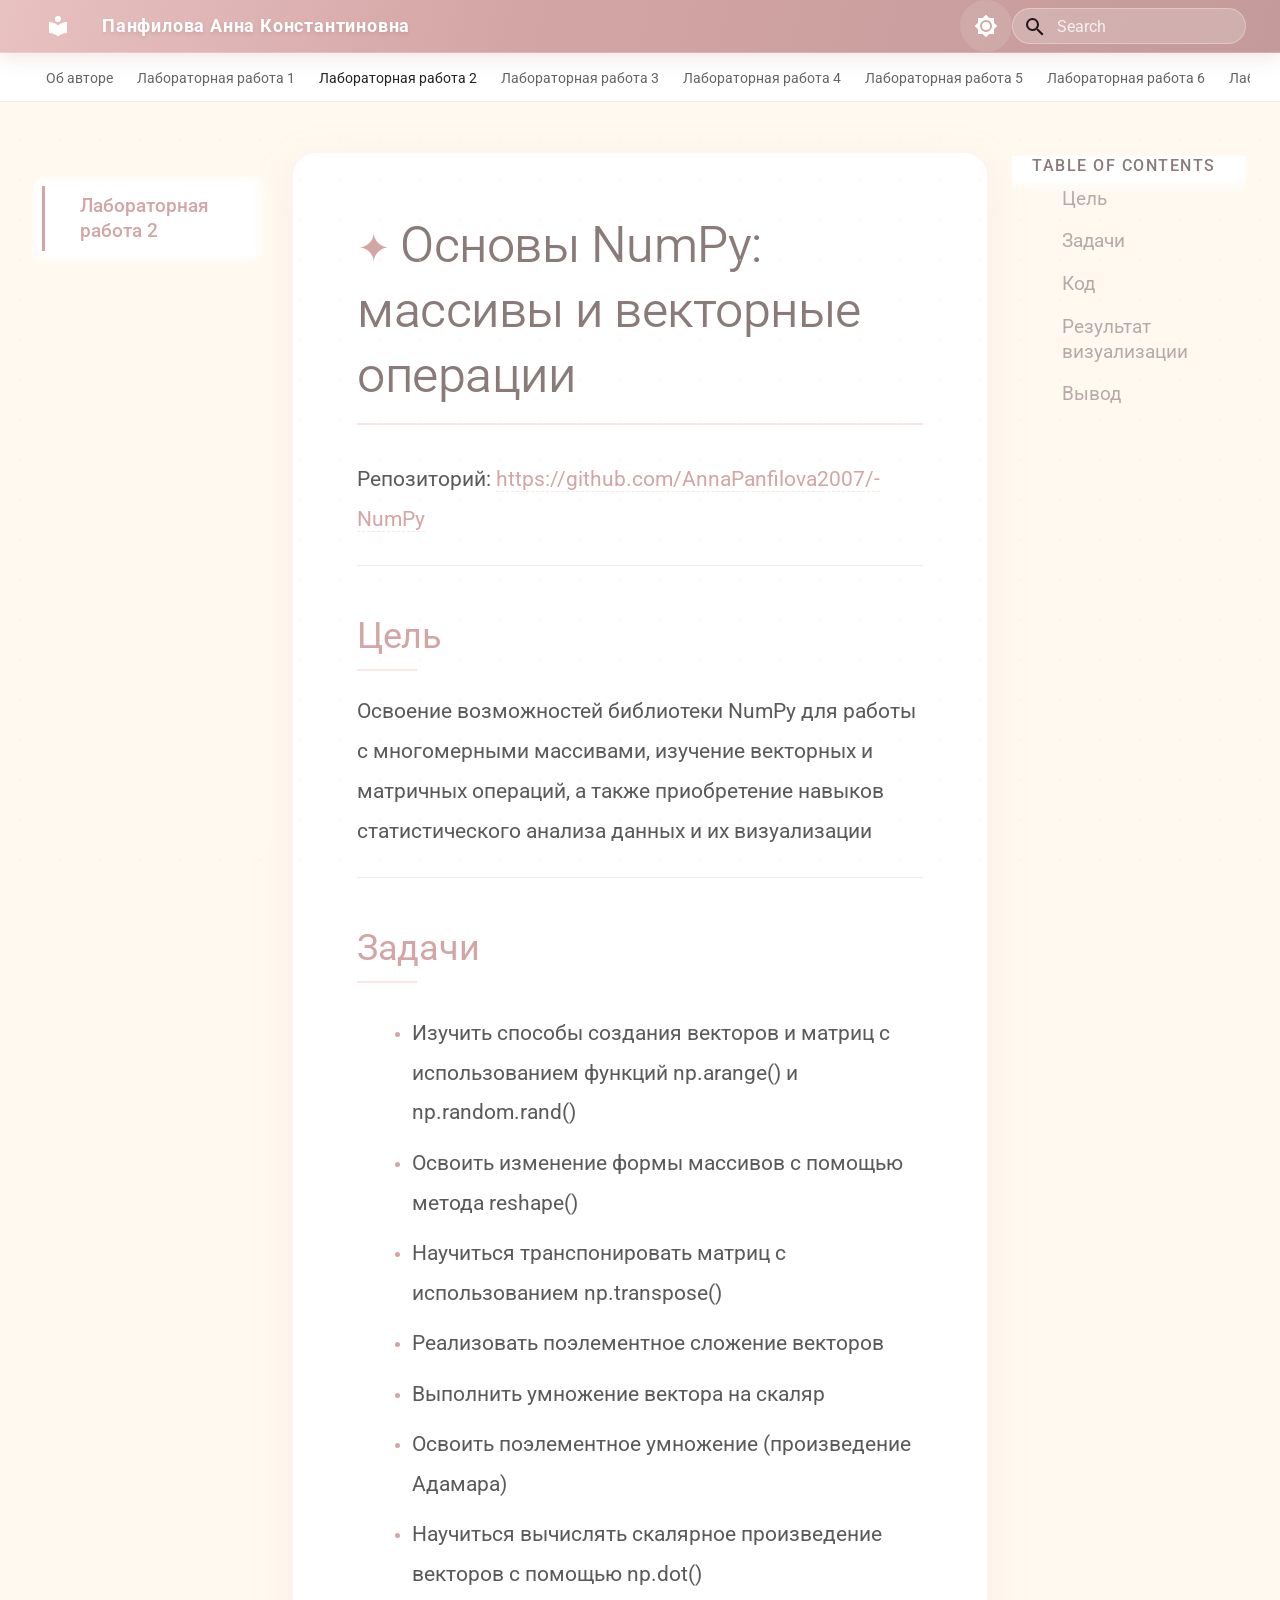
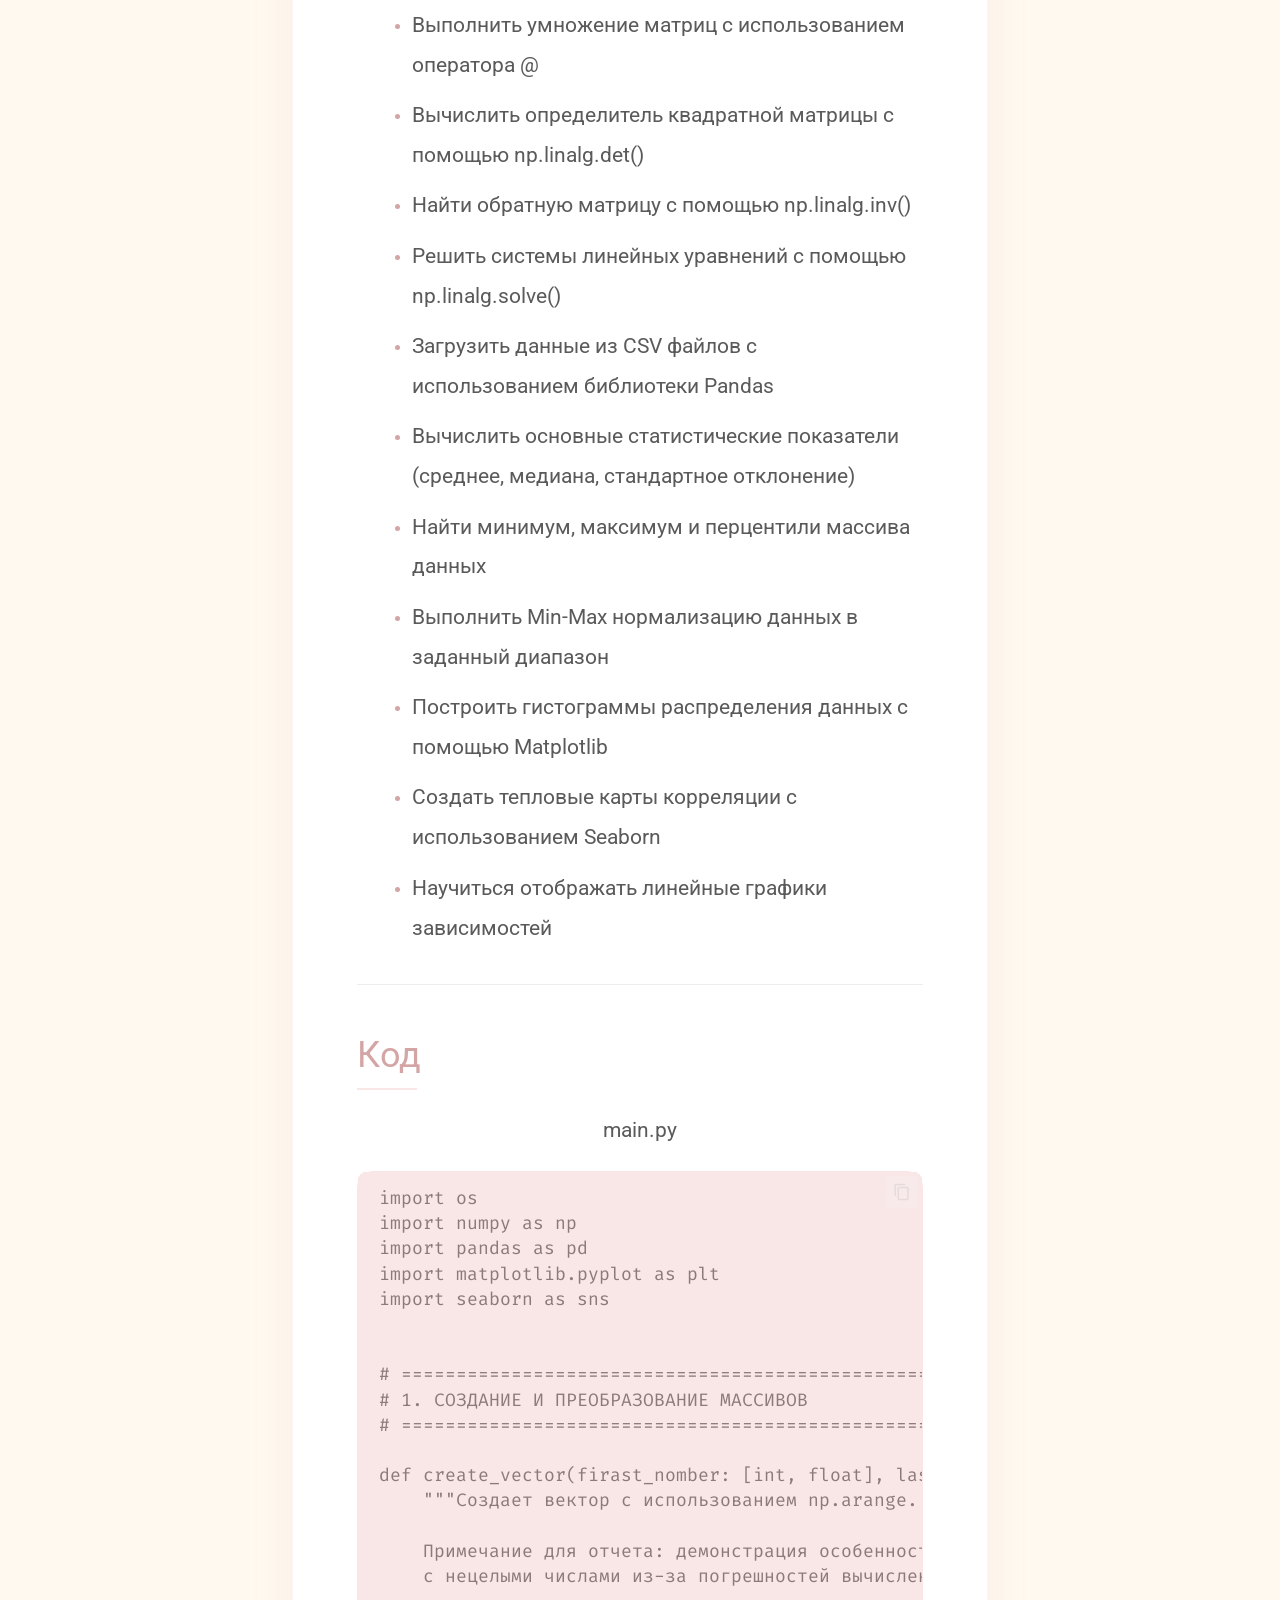
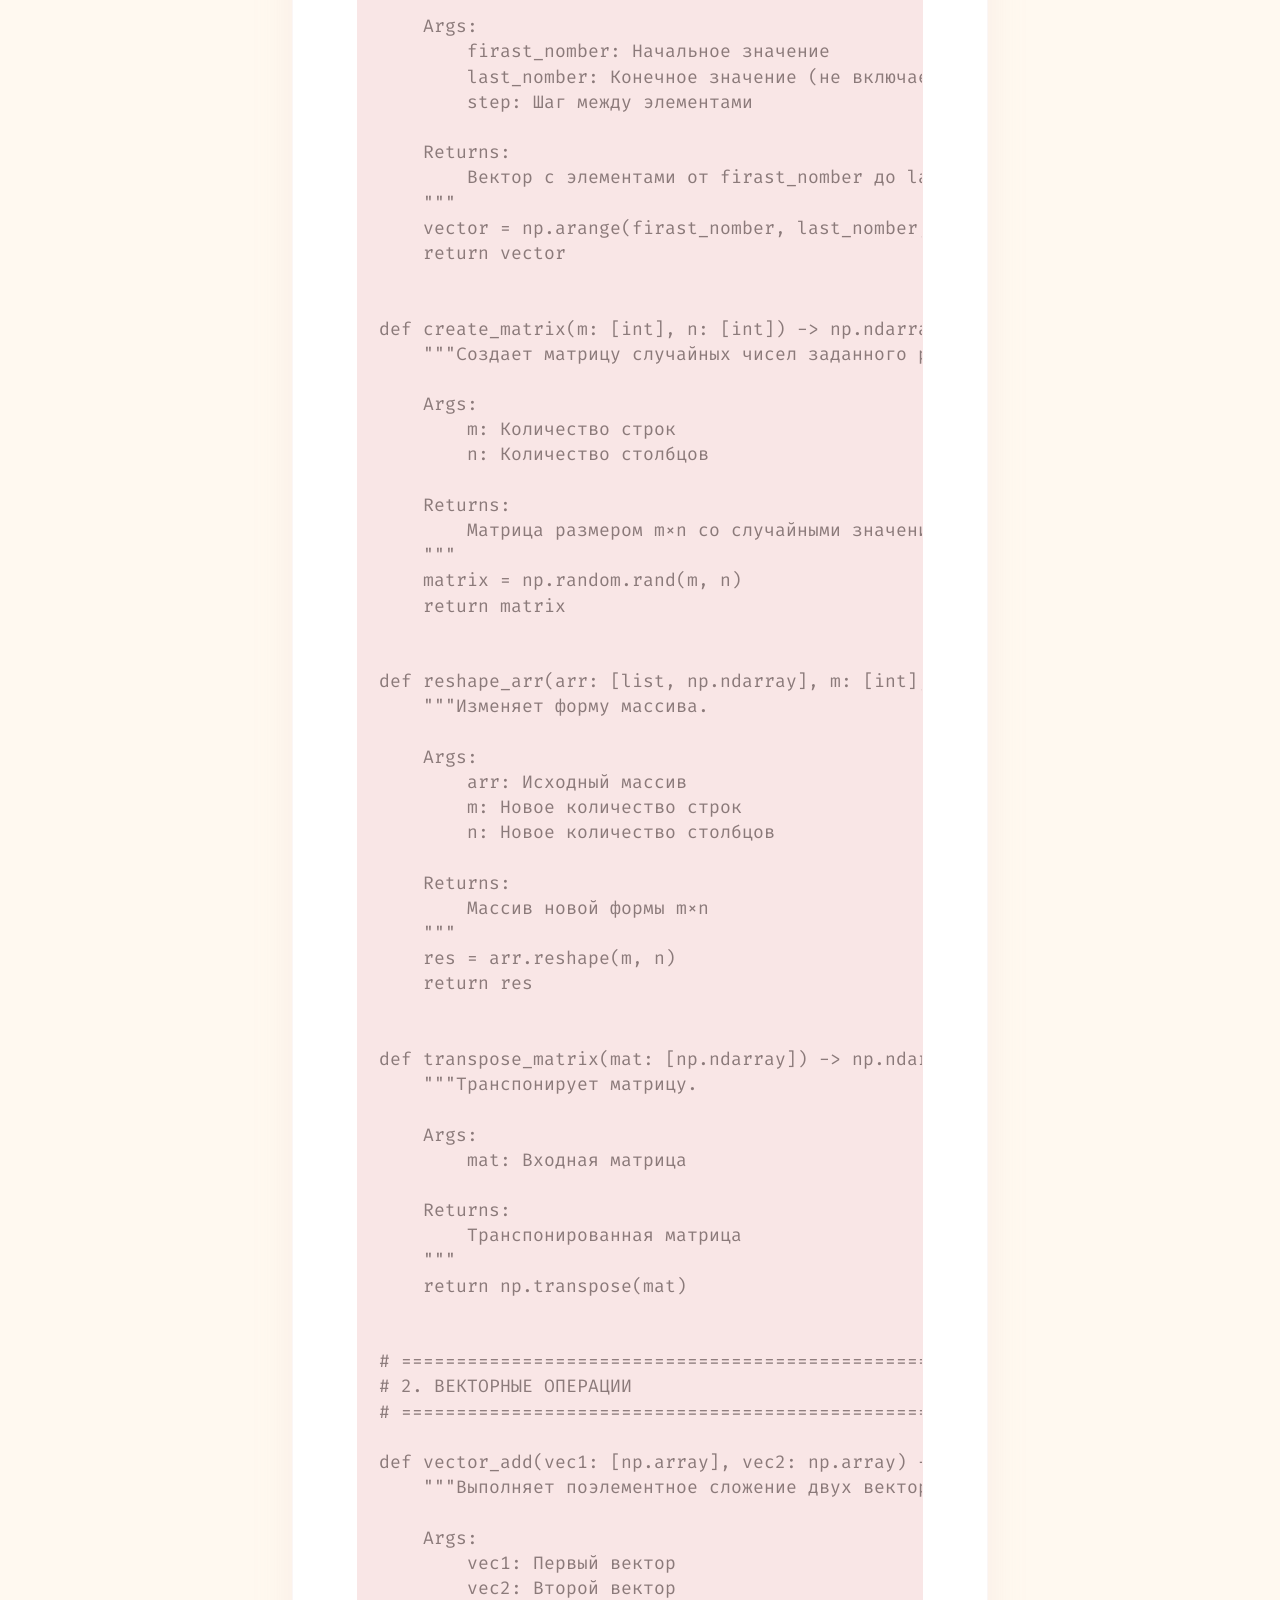
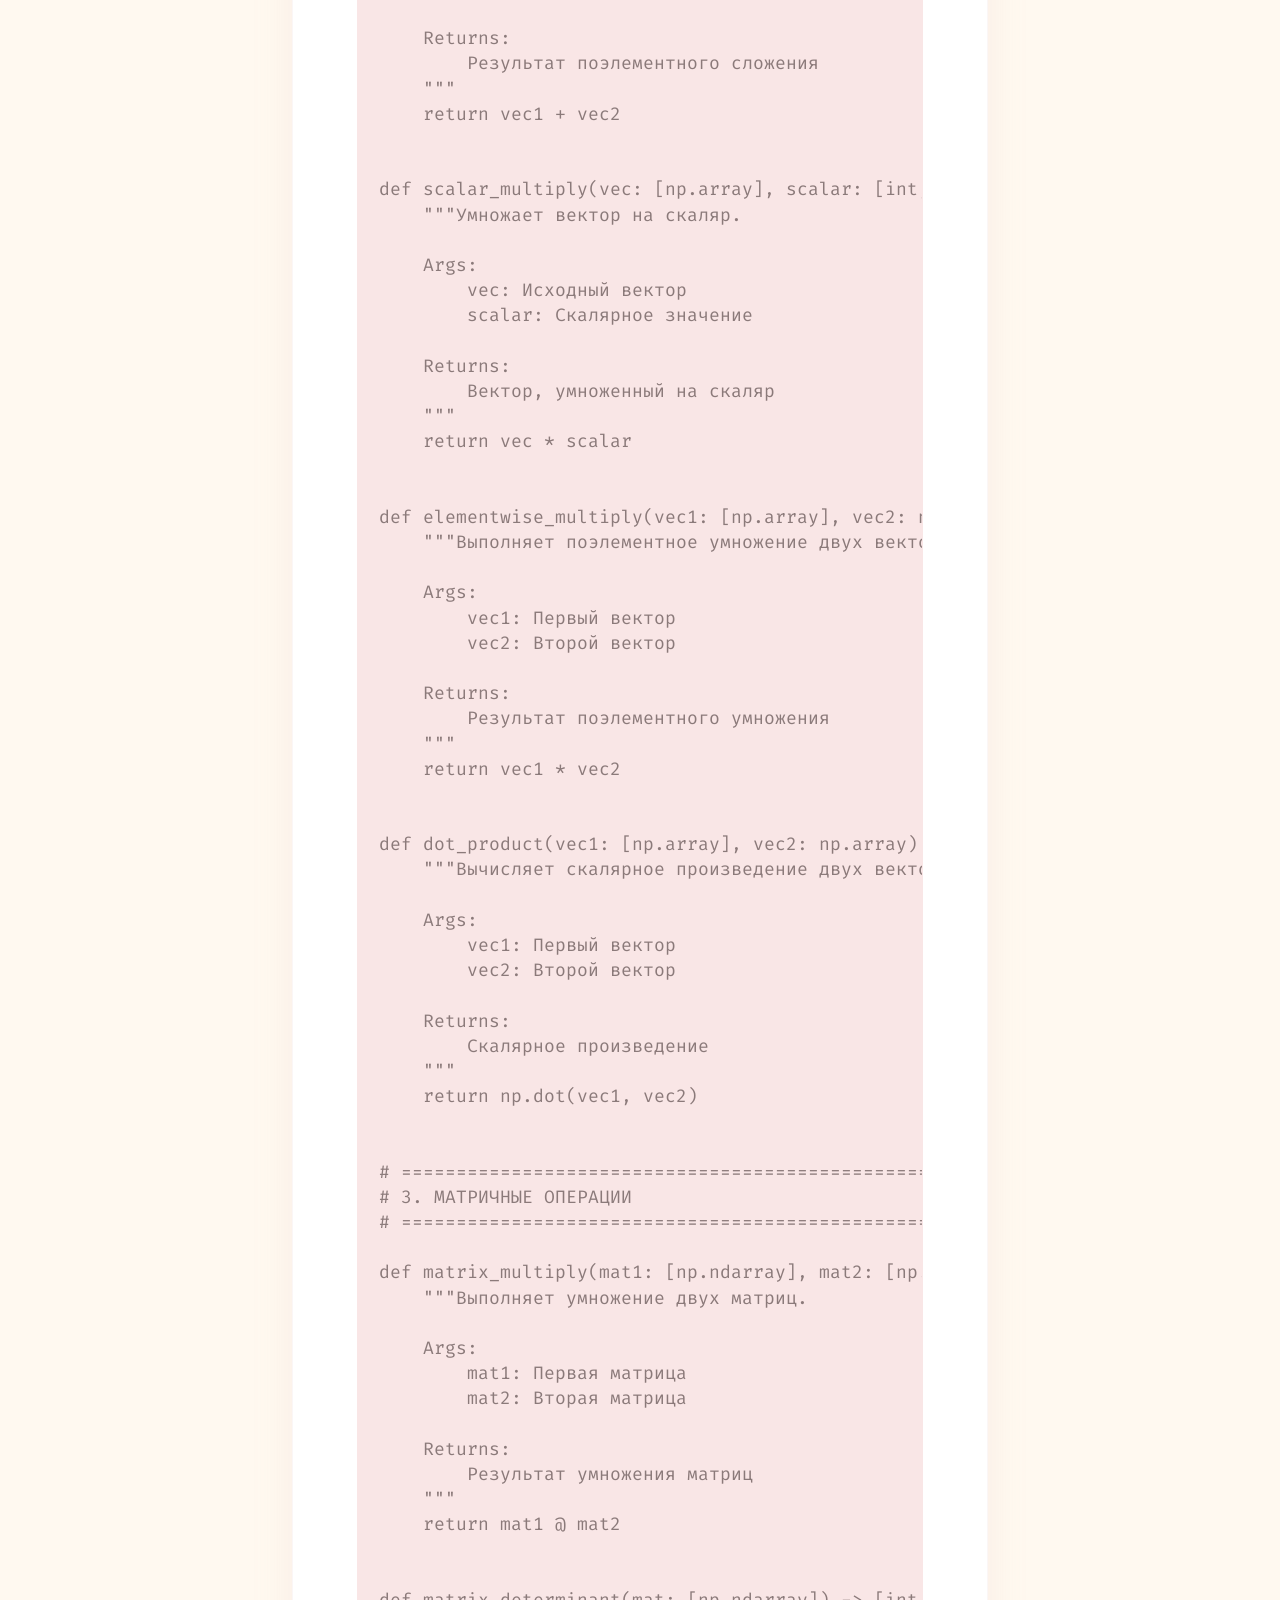
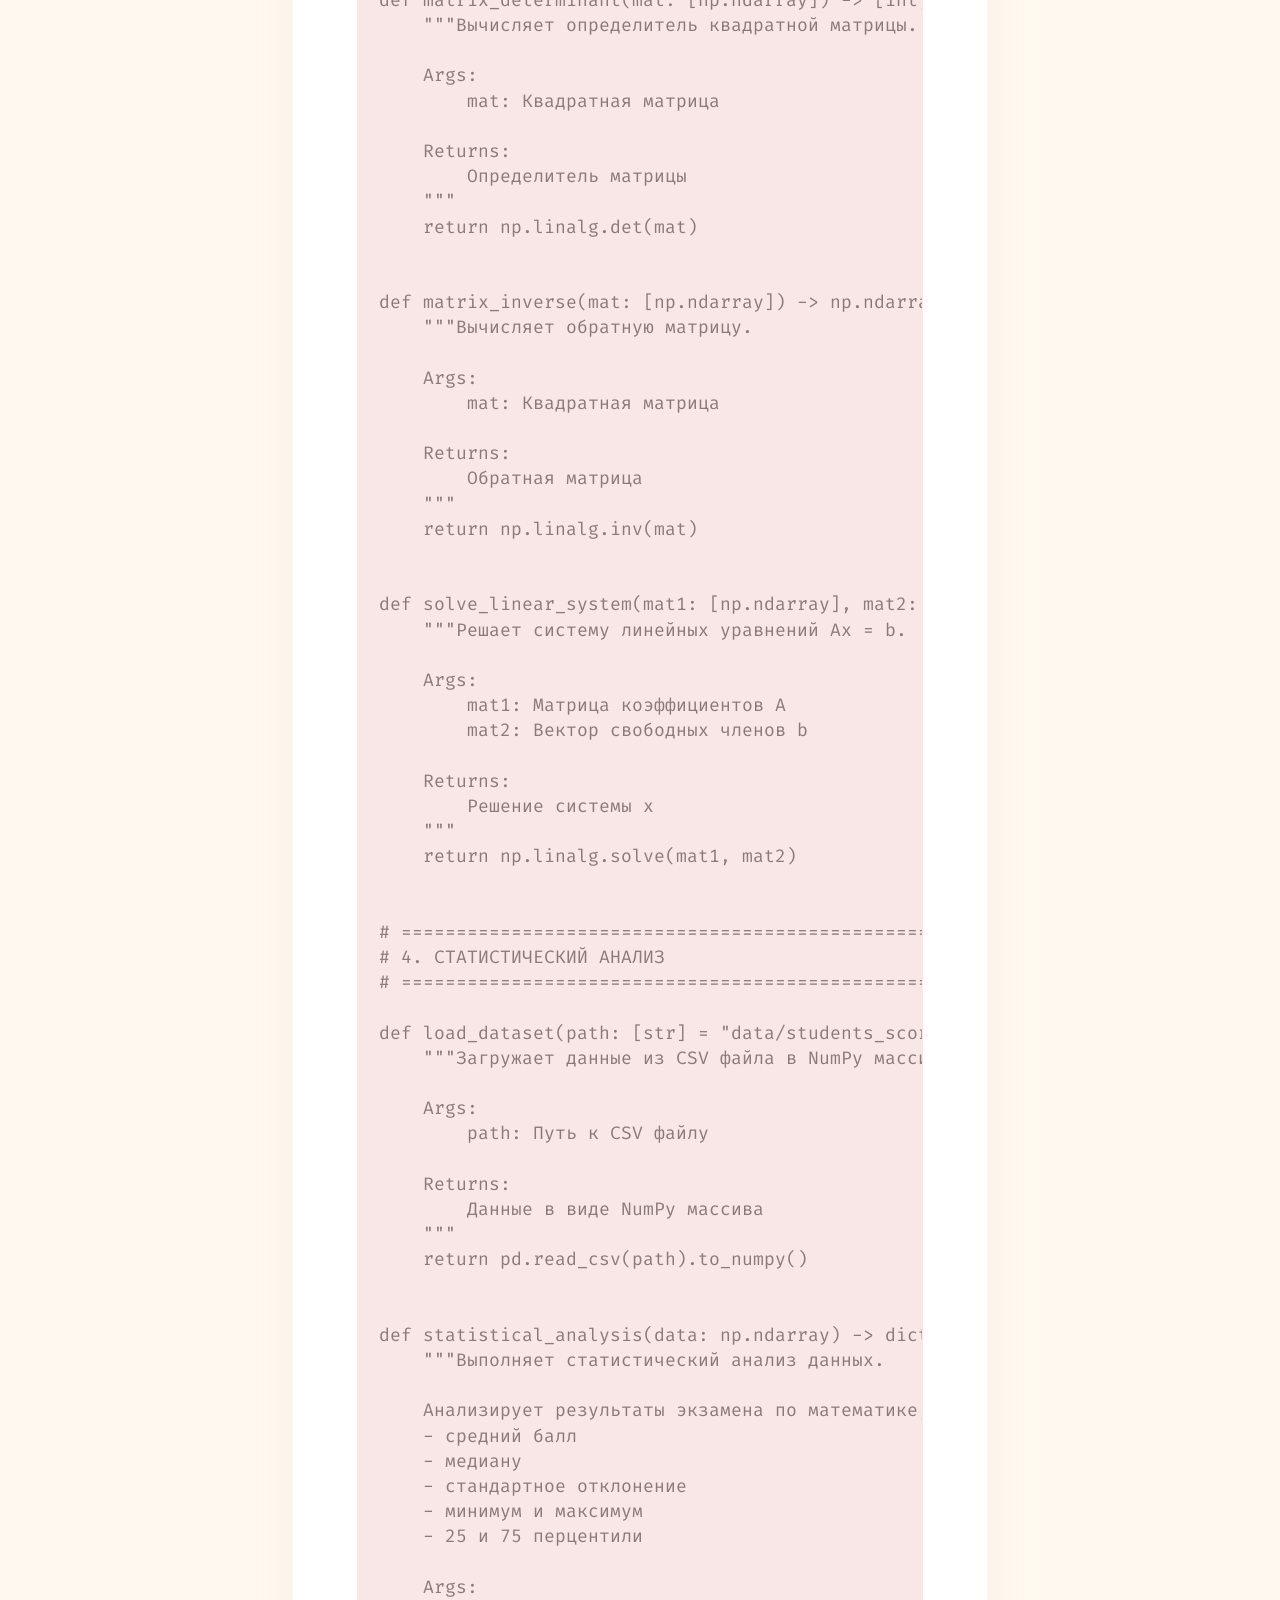
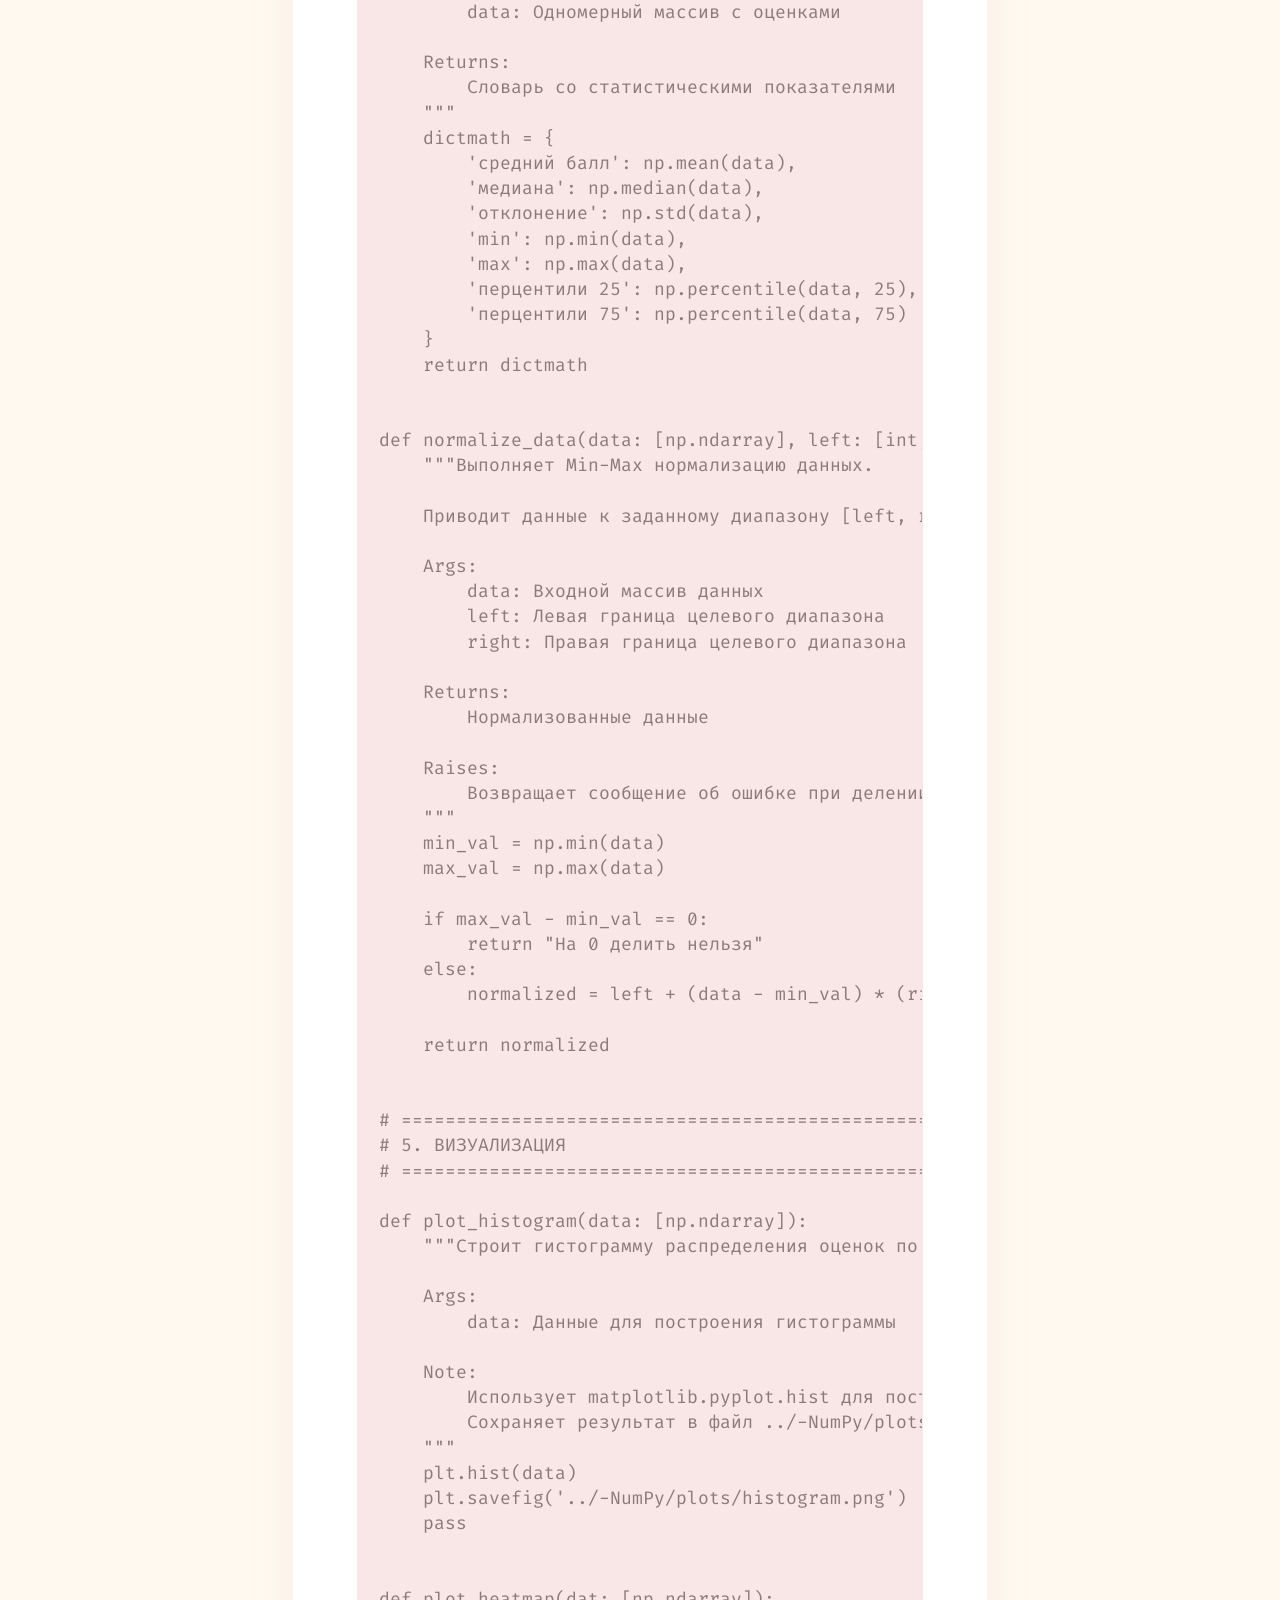
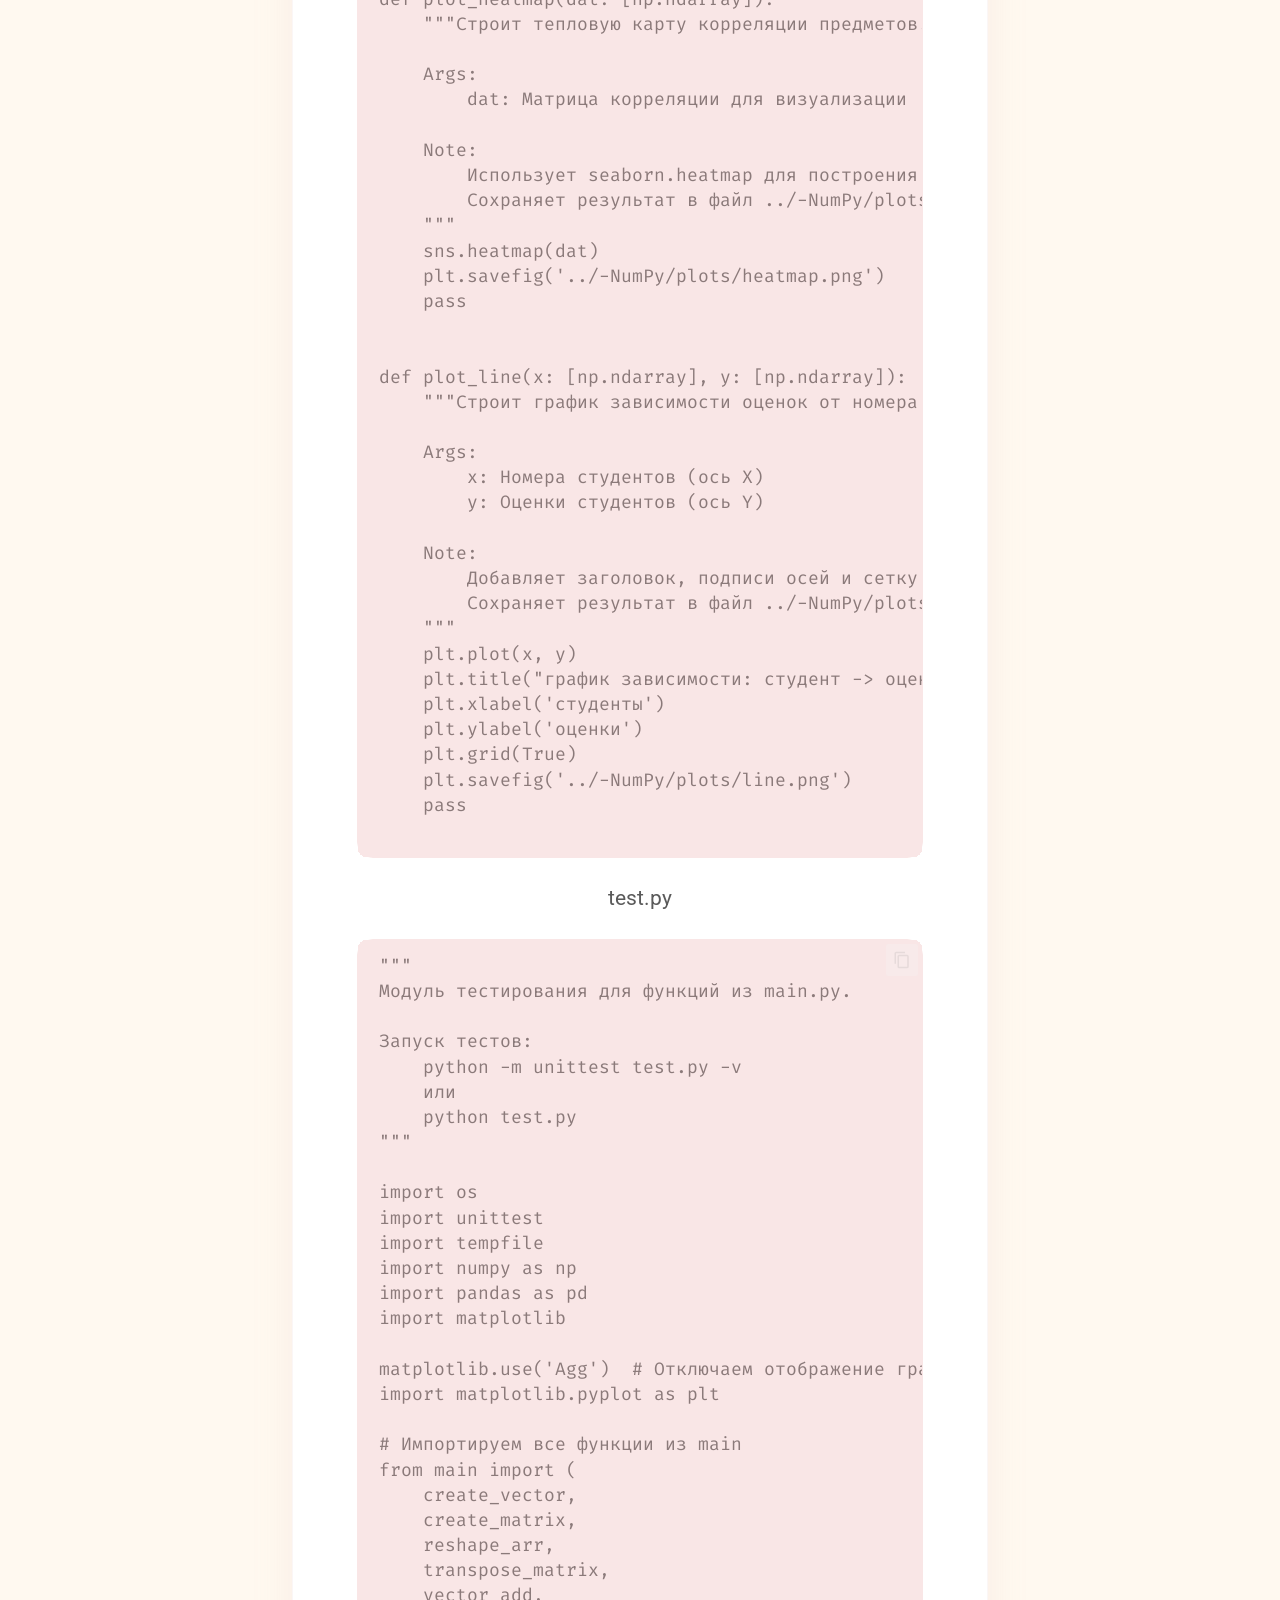
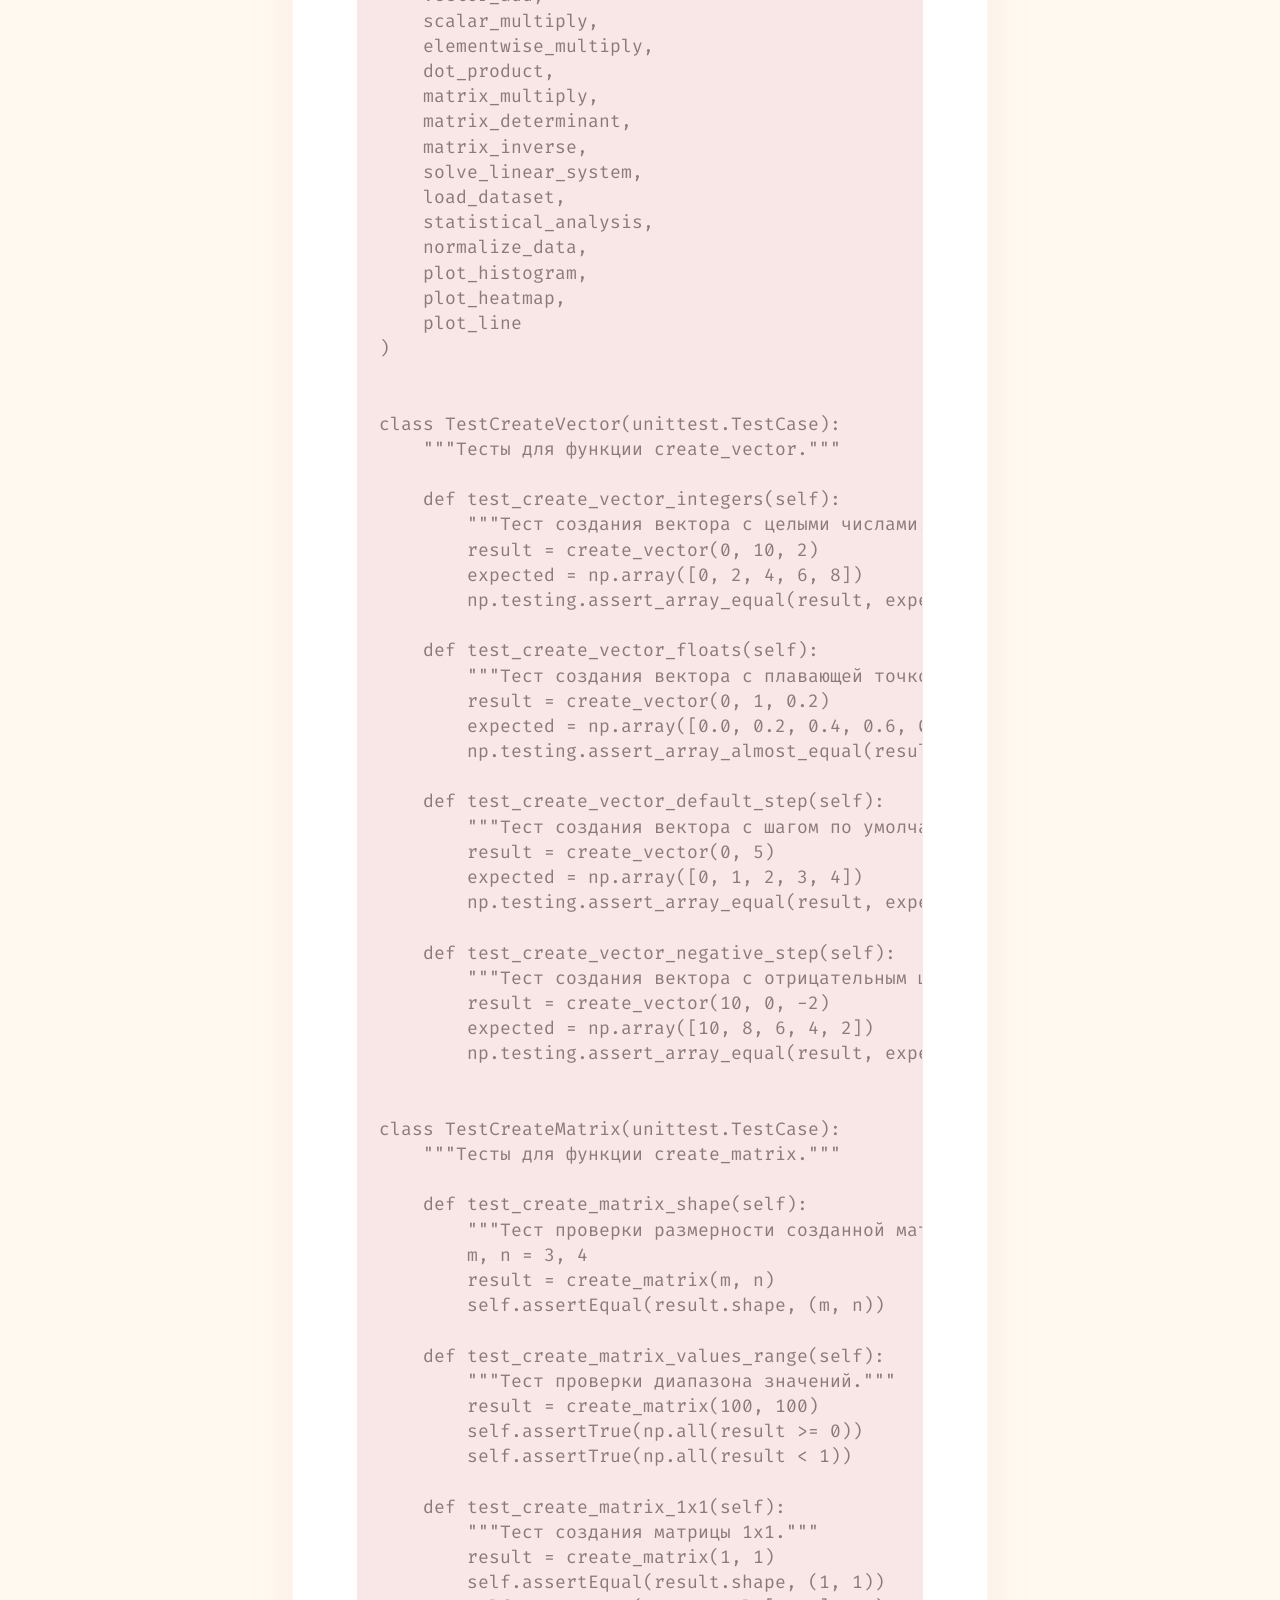
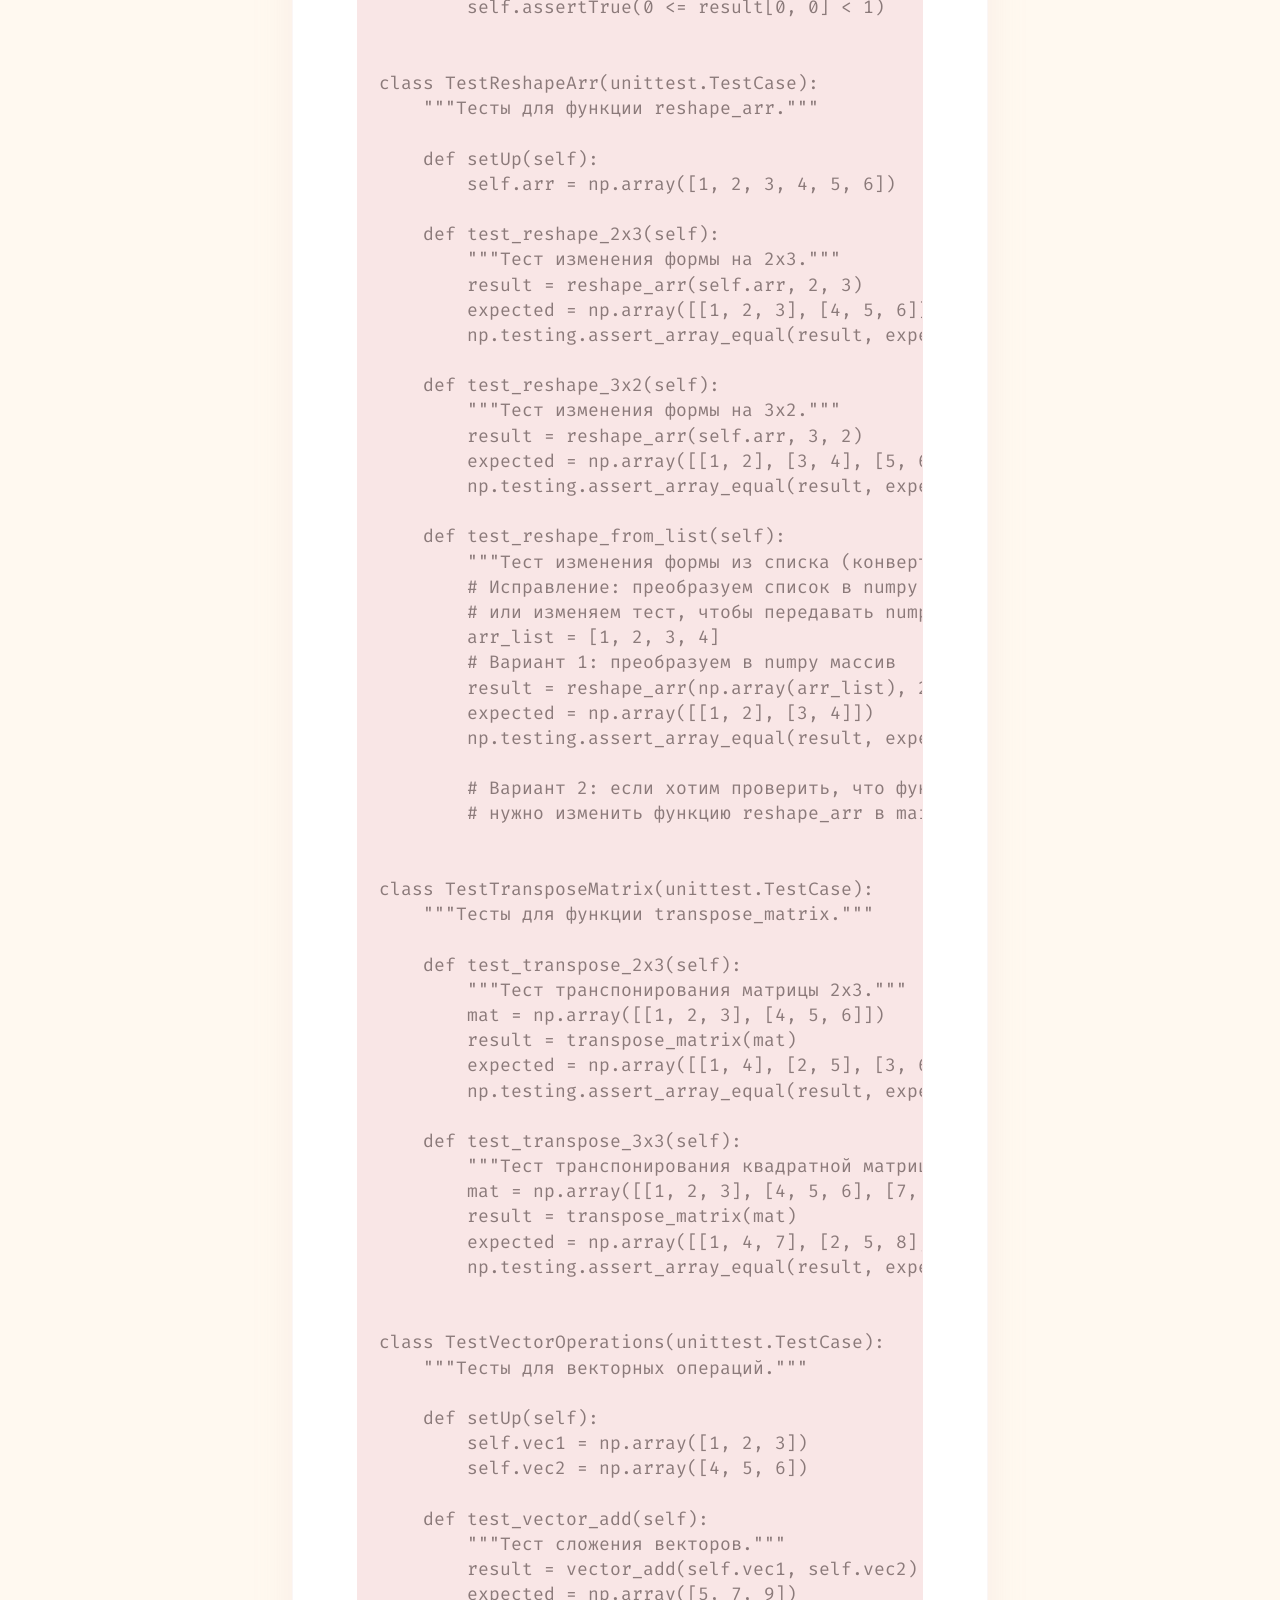
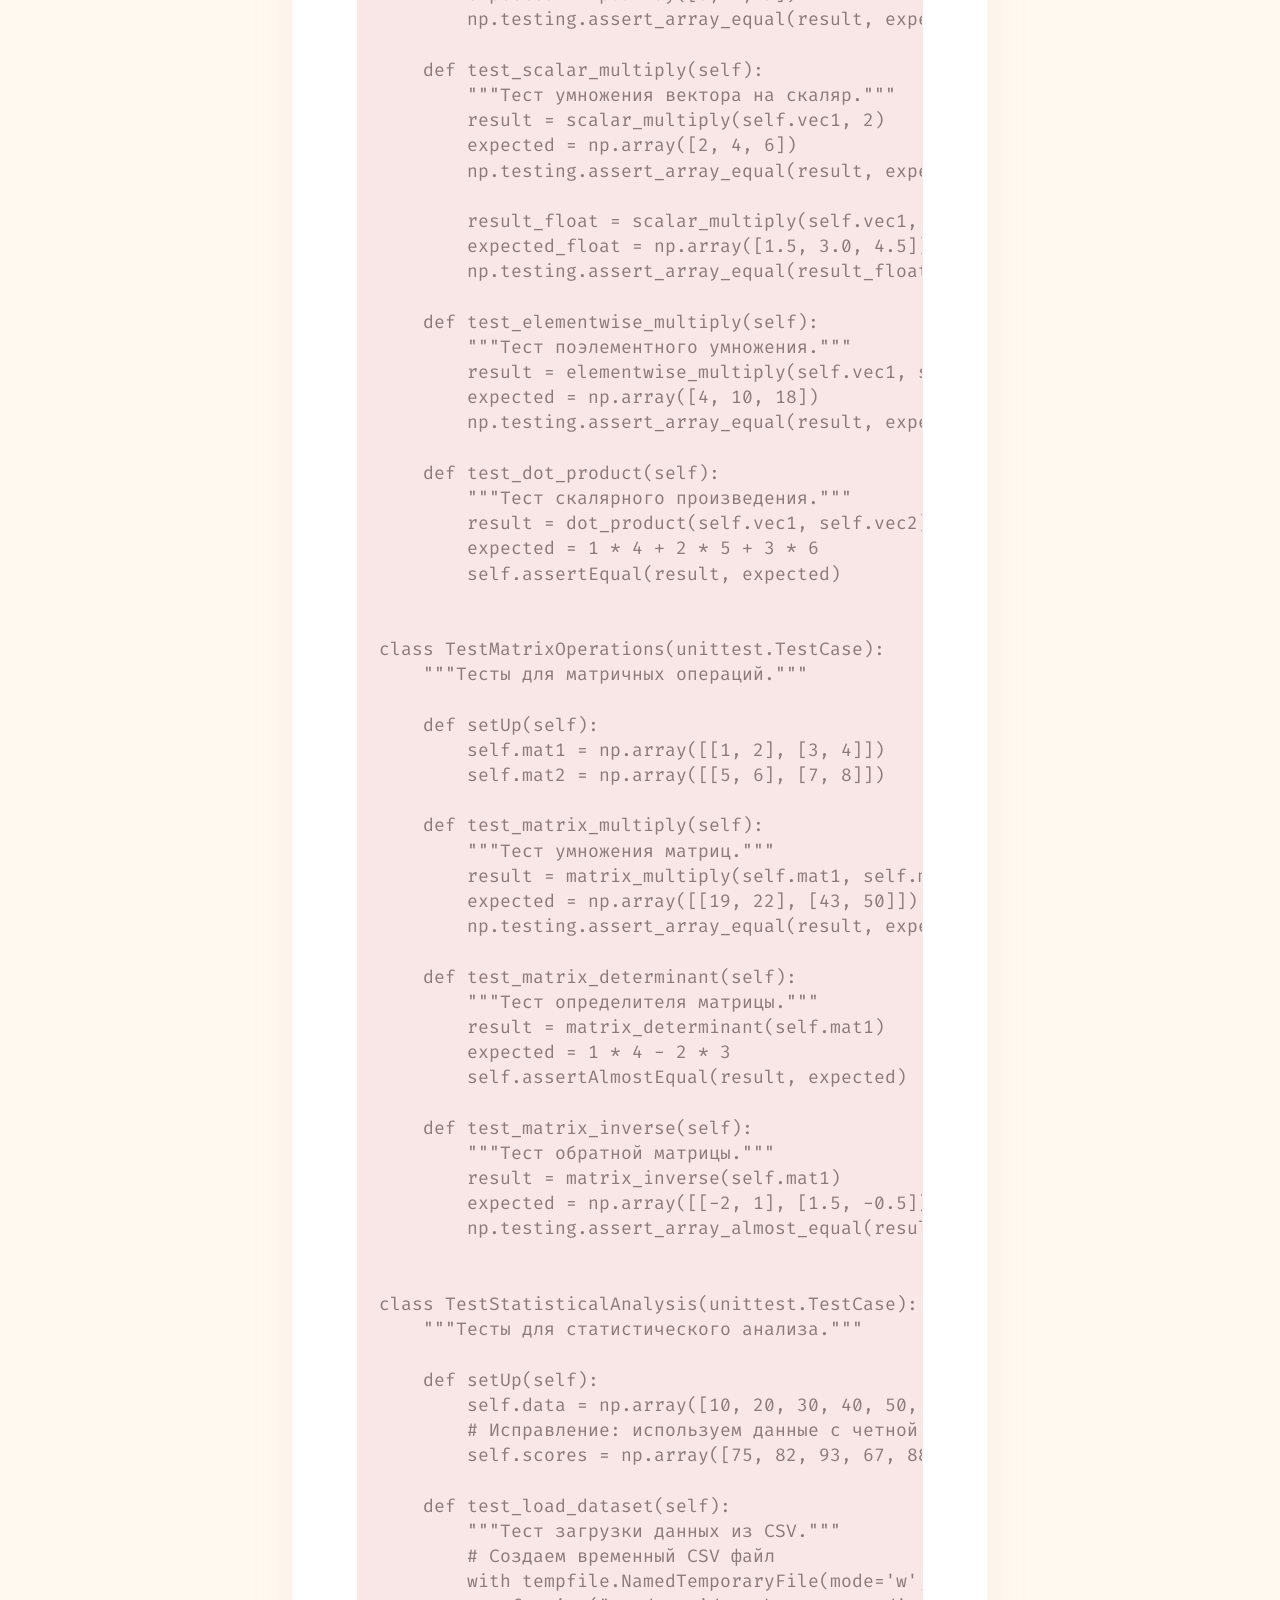
<file: labs/Laba_2/index.html>
<!doctype html>
<html lang="en" class="no-js">
  <head>
    
      <meta charset="utf-8">
      <meta name="viewport" content="width=device-width,initial-scale=1">
      
      
      
        <link rel="canonical" href="https://твой-сайт.ru/labs/Laba_2/">
      
      
        <link rel="prev" href="../Laba_1/">
      
      
        <link rel="next" href="../Laba_3/">
      
      
        
      
      
      <link rel="icon" href="../../assets/images/favicon.png">
      <meta name="generator" content="mkdocs-1.6.1, mkdocs-material-9.7.6">
    
    
      
        <title>Лабораторная работа 2 - Панфилова Анна Константиновна</title>
      
    
    
      <link rel="stylesheet" href="../../assets/stylesheets/main.484c7ddc.min.css">
      
        
        <link rel="stylesheet" href="../../assets/stylesheets/palette.ab4e12ef.min.css">
      
      


    
    
      
    
    
      
        
        
        <link rel="preconnect" href="https://fonts.gstatic.com" crossorigin>
        <link rel="stylesheet" href="https://fonts.googleapis.com/css?family=Roboto:300,300i,400,400i,700,700i%7CFira+Code:400,400i,700,700i&display=fallback">
        <style>:root{--md-text-font:"Roboto";--md-code-font:"Fira Code"}</style>
      
    
    
      <link rel="stylesheet" href="../../stylesheets/extra.css">
    
    <script>__md_scope=new URL("../..",location),__md_hash=e=>[...e].reduce(((e,_)=>(e<<5)-e+_.charCodeAt(0)),0),__md_get=(e,_=localStorage,t=__md_scope)=>JSON.parse(_.getItem(t.pathname+"."+e)),__md_set=(e,_,t=localStorage,a=__md_scope)=>{try{t.setItem(a.pathname+"."+e,JSON.stringify(_))}catch(e){}}</script>
    
      

    
    
  </head>
  
  
    
    
      
    
    
    
    
    <body dir="ltr" data-md-color-scheme="default" data-md-color-primary="white" data-md-color-accent="teal">
  
    
    <input class="md-toggle" data-md-toggle="drawer" type="checkbox" id="__drawer" autocomplete="off">
    <input class="md-toggle" data-md-toggle="search" type="checkbox" id="__search" autocomplete="off">
    <label class="md-overlay" for="__drawer"></label>
    <div data-md-component="skip">
      
        
        <a href="#numpy" class="md-skip">
          Skip to content
        </a>
      
    </div>
    <div data-md-component="announce">
      
    </div>
    
    
      

<header class="md-header" data-md-component="header">
  <nav class="md-header__inner md-grid" aria-label="Header">
    <a href="../.." title="Панфилова Анна Константиновна" class="md-header__button md-logo" aria-label="Панфилова Анна Константиновна" data-md-component="logo">
      
  
  <svg xmlns="http://www.w3.org/2000/svg" viewBox="0 0 24 24"><path d="M12 8a3 3 0 0 0 3-3 3 3 0 0 0-3-3 3 3 0 0 0-3 3 3 3 0 0 0 3 3m0 3.54C9.64 9.35 6.5 8 3 8v11c3.5 0 6.64 1.35 9 3.54 2.36-2.19 5.5-3.54 9-3.54V8c-3.5 0-6.64 1.35-9 3.54"/></svg>

    </a>
    <label class="md-header__button md-icon" for="__drawer">
      
      <svg xmlns="http://www.w3.org/2000/svg" viewBox="0 0 24 24"><path d="M3 6h18v2H3zm0 5h18v2H3zm0 5h18v2H3z"/></svg>
    </label>
    <div class="md-header__title" data-md-component="header-title">
      <div class="md-header__ellipsis">
        <div class="md-header__topic">
          <span class="md-ellipsis">
            Панфилова Анна Константиновна
          </span>
        </div>
        <div class="md-header__topic" data-md-component="header-topic">
          <span class="md-ellipsis">
            
              Лабораторная работа 2
            
          </span>
        </div>
      </div>
    </div>
    
      
        <form class="md-header__option" data-md-component="palette">
  
    
    
    
    <input class="md-option" data-md-color-media="" data-md-color-scheme="default" data-md-color-primary="white" data-md-color-accent="teal"  aria-label="Switch to dark mode"  type="radio" name="__palette" id="__palette_0">
    
      <label class="md-header__button md-icon" title="Switch to dark mode" for="__palette_1" hidden>
        <svg xmlns="http://www.w3.org/2000/svg" viewBox="0 0 24 24"><path d="M12 8a4 4 0 0 0-4 4 4 4 0 0 0 4 4 4 4 0 0 0 4-4 4 4 0 0 0-4-4m0 10a6 6 0 0 1-6-6 6 6 0 0 1 6-6 6 6 0 0 1 6 6 6 6 0 0 1-6 6m8-9.31V4h-4.69L12 .69 8.69 4H4v4.69L.69 12 4 15.31V20h4.69L12 23.31 15.31 20H20v-4.69L23.31 12z"/></svg>
      </label>
    
  
    
    
    
    <input class="md-option" data-md-color-media="" data-md-color-scheme="slate" data-md-color-primary="teal" data-md-color-accent="teal"  aria-label="Switch to light mode"  type="radio" name="__palette" id="__palette_1">
    
      <label class="md-header__button md-icon" title="Switch to light mode" for="__palette_0" hidden>
        <svg xmlns="http://www.w3.org/2000/svg" viewBox="0 0 24 24"><path d="M12 18c-.89 0-1.74-.2-2.5-.55C11.56 16.5 13 14.42 13 12s-1.44-4.5-3.5-5.45C10.26 6.2 11.11 6 12 6a6 6 0 0 1 6 6 6 6 0 0 1-6 6m8-9.31V4h-4.69L12 .69 8.69 4H4v4.69L.69 12 4 15.31V20h4.69L12 23.31 15.31 20H20v-4.69L23.31 12z"/></svg>
      </label>
    
  
</form>
      
    
    
      <script>var palette=__md_get("__palette");if(palette&&palette.color){if("(prefers-color-scheme)"===palette.color.media){var media=matchMedia("(prefers-color-scheme: light)"),input=document.querySelector(media.matches?"[data-md-color-media='(prefers-color-scheme: light)']":"[data-md-color-media='(prefers-color-scheme: dark)']");palette.color.media=input.getAttribute("data-md-color-media"),palette.color.scheme=input.getAttribute("data-md-color-scheme"),palette.color.primary=input.getAttribute("data-md-color-primary"),palette.color.accent=input.getAttribute("data-md-color-accent")}for(var[key,value]of Object.entries(palette.color))document.body.setAttribute("data-md-color-"+key,value)}</script>
    
    
    
      
      
        <label class="md-header__button md-icon" for="__search">
          
          <svg xmlns="http://www.w3.org/2000/svg" viewBox="0 0 24 24"><path d="M9.5 3A6.5 6.5 0 0 1 16 9.5c0 1.61-.59 3.09-1.56 4.23l.27.27h.79l5 5-1.5 1.5-5-5v-.79l-.27-.27A6.52 6.52 0 0 1 9.5 16 6.5 6.5 0 0 1 3 9.5 6.5 6.5 0 0 1 9.5 3m0 2C7 5 5 7 5 9.5S7 14 9.5 14 14 12 14 9.5 12 5 9.5 5"/></svg>
        </label>
        <div class="md-search" data-md-component="search" role="dialog">
  <label class="md-search__overlay" for="__search"></label>
  <div class="md-search__inner" role="search">
    <form class="md-search__form" name="search">
      <input type="text" class="md-search__input" name="query" aria-label="Search" placeholder="Search" autocapitalize="off" autocorrect="off" autocomplete="off" spellcheck="false" data-md-component="search-query" required>
      <label class="md-search__icon md-icon" for="__search">
        
        <svg xmlns="http://www.w3.org/2000/svg" viewBox="0 0 24 24"><path d="M9.5 3A6.5 6.5 0 0 1 16 9.5c0 1.61-.59 3.09-1.56 4.23l.27.27h.79l5 5-1.5 1.5-5-5v-.79l-.27-.27A6.52 6.52 0 0 1 9.5 16 6.5 6.5 0 0 1 3 9.5 6.5 6.5 0 0 1 9.5 3m0 2C7 5 5 7 5 9.5S7 14 9.5 14 14 12 14 9.5 12 5 9.5 5"/></svg>
        
        <svg xmlns="http://www.w3.org/2000/svg" viewBox="0 0 24 24"><path d="M20 11v2H8l5.5 5.5-1.42 1.42L4.16 12l7.92-7.92L13.5 5.5 8 11z"/></svg>
      </label>
      <nav class="md-search__options" aria-label="Search">
        
        <button type="reset" class="md-search__icon md-icon" title="Clear" aria-label="Clear" tabindex="-1">
          
          <svg xmlns="http://www.w3.org/2000/svg" viewBox="0 0 24 24"><path d="M19 6.41 17.59 5 12 10.59 6.41 5 5 6.41 10.59 12 5 17.59 6.41 19 12 13.41 17.59 19 19 17.59 13.41 12z"/></svg>
        </button>
      </nav>
      
    </form>
    <div class="md-search__output">
      <div class="md-search__scrollwrap" tabindex="0" data-md-scrollfix>
        <div class="md-search-result" data-md-component="search-result">
          <div class="md-search-result__meta">
            Initializing search
          </div>
          <ol class="md-search-result__list" role="presentation"></ol>
        </div>
      </div>
    </div>
  </div>
</div>
      
    
    
  </nav>
  
</header>
    
    <div class="md-container" data-md-component="container">
      
      
        
          
            
<nav class="md-tabs" aria-label="Tabs" data-md-component="tabs">
  <div class="md-grid">
    <ul class="md-tabs__list">
      
        
  
  
  
  
    <li class="md-tabs__item">
      <a href="../.." class="md-tabs__link">
        
  
  
    
  
  Об авторе

      </a>
    </li>
  

      
        
  
  
  
  
    <li class="md-tabs__item">
      <a href="../Laba_1/" class="md-tabs__link">
        
  
  
    
  
  Лабораторная работа 1

      </a>
    </li>
  

      
        
  
  
  
    
  
  
    <li class="md-tabs__item md-tabs__item--active">
      <a href="./" class="md-tabs__link">
        
  
  
    
  
  Лабораторная работа 2

      </a>
    </li>
  

      
        
  
  
  
  
    <li class="md-tabs__item">
      <a href="../Laba_3/" class="md-tabs__link">
        
  
  
    
  
  Лабораторная работа 3

      </a>
    </li>
  

      
        
  
  
  
  
    <li class="md-tabs__item">
      <a href="https://colab.research.google.com/drive/1zyxG7k3lXl75VGWtZlOjGhF1R4iXXC9z?usp=sharing" class="md-tabs__link">
        
  
  
    
  
  Лабораторная работа 4

      </a>
    </li>
  

      
        
  
  
  
  
    <li class="md-tabs__item">
      <a href="https://colab.research.google.com/drive/1Em3ABXslbGX48vWCqG64PnKaYJcDxgL3?usp=sharing" class="md-tabs__link">
        
  
  
    
  
  Лабораторная работа 5

      </a>
    </li>
  

      
        
  
  
  
  
    <li class="md-tabs__item">
      <a href="https://colab.research.google.com/drive/1I_t91IU-qlnNhnyEPsi4QhWP27uZCSS1#scrollTo=23HpOo5xLwNc" class="md-tabs__link">
        
  
  
    
  
  Лабораторная работа 6

      </a>
    </li>
  

      
        
  
  
  
  
    <li class="md-tabs__item">
      <a href="https://colab.research.google.com/drive/1t4QRf0obVpmp9l-dsNeaYzX766ImzMxt?usp=sharing" class="md-tabs__link">
        
  
  
    
  
  Лабораторная работа 7

      </a>
    </li>
  

      
        
  
  
  
  
    <li class="md-tabs__item">
      <a href="https://colab.research.google.com/drive/1Em3ABXslbGX48vWCqG64PnKaYJcDxgL3?usp=sharing" class="md-tabs__link">
        
  
  
    
  
  Лабораторная работа 8

      </a>
    </li>
  

      
    </ul>
  </div>
</nav>
          
        
      
      <main class="md-main" data-md-component="main">
        <div class="md-main__inner md-grid">
          
            
              
              <div class="md-sidebar md-sidebar--primary" data-md-component="sidebar" data-md-type="navigation" >
                <div class="md-sidebar__scrollwrap">
                  <div class="md-sidebar__inner">
                    


  


<nav class="md-nav md-nav--primary md-nav--lifted" aria-label="Navigation" data-md-level="0">
  <label class="md-nav__title" for="__drawer">
    <a href="../.." title="Панфилова Анна Константиновна" class="md-nav__button md-logo" aria-label="Панфилова Анна Константиновна" data-md-component="logo">
      
  
  <svg xmlns="http://www.w3.org/2000/svg" viewBox="0 0 24 24"><path d="M12 8a3 3 0 0 0 3-3 3 3 0 0 0-3-3 3 3 0 0 0-3 3 3 3 0 0 0 3 3m0 3.54C9.64 9.35 6.5 8 3 8v11c3.5 0 6.64 1.35 9 3.54 2.36-2.19 5.5-3.54 9-3.54V8c-3.5 0-6.64 1.35-9 3.54"/></svg>

    </a>
    Панфилова Анна Константиновна
  </label>
  
  <ul class="md-nav__list" data-md-scrollfix>
    
      
      
  
  
  
  
    <li class="md-nav__item">
      <a href="../.." class="md-nav__link">
        
  
  
  <span class="md-ellipsis">
    
  
    Об авторе
  

    
  </span>
  
  

      </a>
    </li>
  

    
      
      
  
  
  
  
    <li class="md-nav__item">
      <a href="../Laba_1/" class="md-nav__link">
        
  
  
  <span class="md-ellipsis">
    
  
    Лабораторная работа 1
  

    
  </span>
  
  

      </a>
    </li>
  

    
      
      
  
  
    
  
  
  
    <li class="md-nav__item md-nav__item--active">
      
      <input class="md-nav__toggle md-toggle" type="checkbox" id="__toc">
      
      
        
      
      
        <label class="md-nav__link md-nav__link--active" for="__toc">
          
  
  
  <span class="md-ellipsis">
    
  
    Лабораторная работа 2
  

    
  </span>
  
  

          <span class="md-nav__icon md-icon"></span>
        </label>
      
      <a href="./" class="md-nav__link md-nav__link--active">
        
  
  
  <span class="md-ellipsis">
    
  
    Лабораторная работа 2
  

    
  </span>
  
  

      </a>
      
        

<nav class="md-nav md-nav--secondary" aria-label="Table of contents">
  
  
  
    
  
  
    <label class="md-nav__title" for="__toc">
      <span class="md-nav__icon md-icon"></span>
      Table of contents
    </label>
    <ul class="md-nav__list" data-md-component="toc" data-md-scrollfix>
      
        <li class="md-nav__item">
  <a href="#_1" class="md-nav__link">
    <span class="md-ellipsis">
      
        Цель
      
    </span>
  </a>
  
</li>
      
        <li class="md-nav__item">
  <a href="#_2" class="md-nav__link">
    <span class="md-ellipsis">
      
        Задачи
      
    </span>
  </a>
  
</li>
      
        <li class="md-nav__item">
  <a href="#_3" class="md-nav__link">
    <span class="md-ellipsis">
      
        Код
      
    </span>
  </a>
  
</li>
      
        <li class="md-nav__item">
  <a href="#_4" class="md-nav__link">
    <span class="md-ellipsis">
      
        Результат визуализации
      
    </span>
  </a>
  
</li>
      
        <li class="md-nav__item">
  <a href="#_5" class="md-nav__link">
    <span class="md-ellipsis">
      
        Вывод
      
    </span>
  </a>
  
</li>
      
    </ul>
  
</nav>
      
    </li>
  

    
      
      
  
  
  
  
    <li class="md-nav__item">
      <a href="../Laba_3/" class="md-nav__link">
        
  
  
  <span class="md-ellipsis">
    
  
    Лабораторная работа 3
  

    
  </span>
  
  

      </a>
    </li>
  

    
      
      
  
  
  
  
    <li class="md-nav__item">
      <a href="https://colab.research.google.com/drive/1zyxG7k3lXl75VGWtZlOjGhF1R4iXXC9z?usp=sharing" class="md-nav__link">
        
  
  
  <span class="md-ellipsis">
    
  
    Лабораторная работа 4
  

    
  </span>
  
  

      </a>
    </li>
  

    
      
      
  
  
  
  
    <li class="md-nav__item">
      <a href="https://colab.research.google.com/drive/1Em3ABXslbGX48vWCqG64PnKaYJcDxgL3?usp=sharing" class="md-nav__link">
        
  
  
  <span class="md-ellipsis">
    
  
    Лабораторная работа 5
  

    
  </span>
  
  

      </a>
    </li>
  

    
      
      
  
  
  
  
    <li class="md-nav__item">
      <a href="https://colab.research.google.com/drive/1I_t91IU-qlnNhnyEPsi4QhWP27uZCSS1#scrollTo=23HpOo5xLwNc" class="md-nav__link">
        
  
  
  <span class="md-ellipsis">
    
  
    Лабораторная работа 6
  

    
  </span>
  
  

      </a>
    </li>
  

    
      
      
  
  
  
  
    <li class="md-nav__item">
      <a href="https://colab.research.google.com/drive/1t4QRf0obVpmp9l-dsNeaYzX766ImzMxt?usp=sharing" class="md-nav__link">
        
  
  
  <span class="md-ellipsis">
    
  
    Лабораторная работа 7
  

    
  </span>
  
  

      </a>
    </li>
  

    
      
      
  
  
  
  
    <li class="md-nav__item">
      <a href="https://colab.research.google.com/drive/1Em3ABXslbGX48vWCqG64PnKaYJcDxgL3?usp=sharing" class="md-nav__link">
        
  
  
  <span class="md-ellipsis">
    
  
    Лабораторная работа 8
  

    
  </span>
  
  

      </a>
    </li>
  

    
  </ul>
</nav>
                  </div>
                </div>
              </div>
            
            
              
              <div class="md-sidebar md-sidebar--secondary" data-md-component="sidebar" data-md-type="toc" >
                <div class="md-sidebar__scrollwrap">
                  <div class="md-sidebar__inner">
                    

<nav class="md-nav md-nav--secondary" aria-label="Table of contents">
  
  
  
    
  
  
    <label class="md-nav__title" for="__toc">
      <span class="md-nav__icon md-icon"></span>
      Table of contents
    </label>
    <ul class="md-nav__list" data-md-component="toc" data-md-scrollfix>
      
        <li class="md-nav__item">
  <a href="#_1" class="md-nav__link">
    <span class="md-ellipsis">
      
        Цель
      
    </span>
  </a>
  
</li>
      
        <li class="md-nav__item">
  <a href="#_2" class="md-nav__link">
    <span class="md-ellipsis">
      
        Задачи
      
    </span>
  </a>
  
</li>
      
        <li class="md-nav__item">
  <a href="#_3" class="md-nav__link">
    <span class="md-ellipsis">
      
        Код
      
    </span>
  </a>
  
</li>
      
        <li class="md-nav__item">
  <a href="#_4" class="md-nav__link">
    <span class="md-ellipsis">
      
        Результат визуализации
      
    </span>
  </a>
  
</li>
      
        <li class="md-nav__item">
  <a href="#_5" class="md-nav__link">
    <span class="md-ellipsis">
      
        Вывод
      
    </span>
  </a>
  
</li>
      
    </ul>
  
</nav>
                  </div>
                </div>
              </div>
            
          
          
            <div class="md-content" data-md-component="content">
              
              <article class="md-content__inner md-typeset">
                
                  



<h1 id="numpy">Основы NumPy: массивы и векторные операции</h1>
<p>Репозиторий: <a href="https://github.com/AnnaPanfilova2007/-NumPy">https://github.com/AnnaPanfilova2007/-NumPy</a></p>
<hr />
<h2 id="_1">Цель</h2>
<p>Освоение возможностей библиотеки NumPy для работы с многомерными массивами, изучение векторных и матричных операций, а
также приобретение навыков статистического анализа данных и их визуализации</p>
<hr />
<h2 id="_2">Задачи</h2>
<ul>
<li>
<p>Изучить способы создания векторов и матриц с использованием функций np.arange() и np.random.rand()</p>
</li>
<li>
<p>Освоить изменение формы массивов с помощью метода reshape()</p>
</li>
<li>
<p>Научиться транспонировать матриц с использованием np.transpose()</p>
</li>
<li>
<p>Реализовать поэлементное сложение векторов</p>
</li>
<li>
<p>Выполнить умножение вектора на скаляр</p>
</li>
<li>
<p>Освоить поэлементное умножение (произведение Адамара)</p>
</li>
<li>
<p>Научиться вычислять скалярное произведение векторов с помощью np.dot()</p>
</li>
<li>
<p>Выполнить умножение матриц с использованием оператора @</p>
</li>
<li>
<p>Вычислить определитель квадратной матрицы с помощью np.linalg.det()</p>
</li>
<li>
<p>Найти обратную матрицу с помощью np.linalg.inv()</p>
</li>
<li>
<p>Решить системы линейных уравнений с помощью np.linalg.solve()</p>
</li>
<li>
<p>Загрузить данные из CSV файлов с использованием библиотеки Pandas</p>
</li>
<li>
<p>Вычислить основные статистические показатели (среднее, медиана, стандартное отклонение)</p>
</li>
<li>
<p>Найти минимум, максимум и перцентили массива данных</p>
</li>
<li>
<p>Выполнить Min-Max нормализацию данных в заданный диапазон</p>
</li>
<li>
<p>Построить гистограммы распределения данных с помощью Matplotlib</p>
</li>
<li>
<p>Создать тепловые карты корреляции с использованием Seaborn</p>
</li>
<li>
<p>Научиться отображать линейные графики зависимостей</p>
</li>
</ul>
<hr />
<h2 id="_3">Код</h2>
<p align="center">main.py</p>

<pre><code class="language-python">import os
import numpy as np
import pandas as pd
import matplotlib.pyplot as plt
import seaborn as sns


# ============================================================
# 1. СОЗДАНИЕ И ПРЕОБРАЗОВАНИЕ МАССИВОВ
# ============================================================

def create_vector(firast_nomber: [int, float], last_nomber: [int, float], step: [int, float] = 1) -&gt; np.ndarray:
    &quot;&quot;&quot;Создает вектор с использованием np.arange.

    Примечание для отчета: демонстрация особенности работы np.arange
    с нецелыми числами из-за погрешностей вычислений с плавающей точкой.

    Args:
        firast_nomber: Начальное значение
        last_nomber: Конечное значение (не включается)
        step: Шаг между элементами

    Returns:
        Вектор с элементами от firast_nomber до last_nomber с шагом step
    &quot;&quot;&quot;
    vector = np.arange(firast_nomber, last_nomber, step)
    return vector


def create_matrix(m: [int], n: [int]) -&gt; np.ndarray:
    &quot;&quot;&quot;Создает матрицу случайных чисел заданного размера.

    Args:
        m: Количество строк
        n: Количество столбцов

    Returns:
        Матрица размером m×n со случайными значениями из [0, 1)
    &quot;&quot;&quot;
    matrix = np.random.rand(m, n)
    return matrix


def reshape_arr(arr: [list, np.ndarray], m: [int], n: [int]) -&gt; np.ndarray:
    &quot;&quot;&quot;Изменяет форму массива.

    Args:
        arr: Исходный массив
        m: Новое количество строк
        n: Новое количество столбцов

    Returns:
        Массив новой формы m×n
    &quot;&quot;&quot;
    res = arr.reshape(m, n)
    return res


def transpose_matrix(mat: [np.ndarray]) -&gt; np.ndarray:
    &quot;&quot;&quot;Транспонирует матрицу.

    Args:
        mat: Входная матрица

    Returns:
        Транспонированная матрица
    &quot;&quot;&quot;
    return np.transpose(mat)


# ============================================================
# 2. ВЕКТОРНЫЕ ОПЕРАЦИИ
# ============================================================

def vector_add(vec1: [np.array], vec2: np.array) -&gt; np.array:
    &quot;&quot;&quot;Выполняет поэлементное сложение двух векторов.

    Args:
        vec1: Первый вектор
        vec2: Второй вектор

    Returns:
        Результат поэлементного сложения
    &quot;&quot;&quot;
    return vec1 + vec2


def scalar_multiply(vec: [np.array], scalar: [int, float]) -&gt; np.array:
    &quot;&quot;&quot;Умножает вектор на скаляр.

    Args:
        vec: Исходный вектор
        scalar: Скалярное значение

    Returns:
        Вектор, умноженный на скаляр
    &quot;&quot;&quot;
    return vec * scalar


def elementwise_multiply(vec1: [np.array], vec2: np.array) -&gt; np.array:
    &quot;&quot;&quot;Выполняет поэлементное умножение двух векторов.

    Args:
        vec1: Первый вектор
        vec2: Второй вектор

    Returns:
        Результат поэлементного умножения
    &quot;&quot;&quot;
    return vec1 * vec2


def dot_product(vec1: [np.array], vec2: np.array) -&gt; [int, float]:
    &quot;&quot;&quot;Вычисляет скалярное произведение двух векторов.

    Args:
        vec1: Первый вектор
        vec2: Второй вектор

    Returns:
        Скалярное произведение
    &quot;&quot;&quot;
    return np.dot(vec1, vec2)


# ============================================================
# 3. МАТРИЧНЫЕ ОПЕРАЦИИ
# ============================================================

def matrix_multiply(mat1: [np.ndarray], mat2: [np.ndarray]) -&gt; np.ndarray:
    &quot;&quot;&quot;Выполняет умножение двух матриц.

    Args:
        mat1: Первая матрица
        mat2: Вторая матрица

    Returns:
        Результат умножения матриц
    &quot;&quot;&quot;
    return mat1 @ mat2


def matrix_determinant(mat: [np.ndarray]) -&gt; [int, float]:
    &quot;&quot;&quot;Вычисляет определитель квадратной матрицы.

    Args:
        mat: Квадратная матрица

    Returns:
        Определитель матрицы
    &quot;&quot;&quot;
    return np.linalg.det(mat)


def matrix_inverse(mat: [np.ndarray]) -&gt; np.ndarray:
    &quot;&quot;&quot;Вычисляет обратную матрицу.

    Args:
        mat: Квадратная матрица

    Returns:
        Обратная матрица
    &quot;&quot;&quot;
    return np.linalg.inv(mat)


def solve_linear_system(mat1: [np.ndarray], mat2: [np.ndarray]) -&gt; np.ndarray:
    &quot;&quot;&quot;Решает систему линейных уравнений Ax = b.

    Args:
        mat1: Матрица коэффициентов A
        mat2: Вектор свободных членов b

    Returns:
        Решение системы x
    &quot;&quot;&quot;
    return np.linalg.solve(mat1, mat2)


# ============================================================
# 4. СТАТИСТИЧЕСКИЙ АНАЛИЗ
# ============================================================

def load_dataset(path: [str] = &quot;data/students_scores.csv&quot;) -&gt; np.ndarray:
    &quot;&quot;&quot;Загружает данные из CSV файла в NumPy массив.

    Args:
        path: Путь к CSV файлу

    Returns:
        Данные в виде NumPy массива
    &quot;&quot;&quot;
    return pd.read_csv(path).to_numpy()


def statistical_analysis(data: np.ndarray) -&gt; dict:
    &quot;&quot;&quot;Выполняет статистический анализ данных.

    Анализирует результаты экзамена по математике, вычисляя:
    - средний балл
    - медиану
    - стандартное отклонение
    - минимум и максимум
    - 25 и 75 перцентили

    Args:
        data: Одномерный массив с оценками

    Returns:
        Словарь со статистическими показателями
    &quot;&quot;&quot;
    dictmath = {
        'средний балл': np.mean(data),
        'медиана': np.median(data),
        'отклонение': np.std(data),
        'min': np.min(data),
        'max': np.max(data),
        'перцентили 25': np.percentile(data, 25),
        'перцентили 75': np.percentile(data, 75)
    }
    return dictmath


def normalize_data(data: [np.ndarray], left: [int, float] = 0, right: [int, float] = 1) -&gt; np.ndarray:
    &quot;&quot;&quot;Выполняет Min-Max нормализацию данных.

    Приводит данные к заданному диапазону [left, right].

    Args:
        data: Входной массив данных
        left: Левая граница целевого диапазона
        right: Правая граница целевого диапазона

    Returns:
        Нормализованные данные

    Raises:
        Возвращает сообщение об ошибке при делении на ноль
    &quot;&quot;&quot;
    min_val = np.min(data)
    max_val = np.max(data)

    if max_val - min_val == 0:
        return &quot;На 0 делить нельзя&quot;
    else:
        normalized = left + (data - min_val) * (right - left) / (max_val - min_val)

    return normalized


# ============================================================
# 5. ВИЗУАЛИЗАЦИЯ
# ============================================================

def plot_histogram(data: [np.ndarray]):
    &quot;&quot;&quot;Строит гистограмму распределения оценок по математике.

    Args:
        data: Данные для построения гистограммы

    Note:
        Использует matplotlib.pyplot.hist для построения
        Сохраняет результат в файл ../-NumPy/plots/histogram.png
    &quot;&quot;&quot;
    plt.hist(data)
    plt.savefig('../-NumPy/plots/histogram.png')
    pass


def plot_heatmap(dat: [np.ndarray]):
    &quot;&quot;&quot;Строит тепловую карту корреляции предметов.

    Args:
        dat: Матрица корреляции для визуализации

    Note:
        Использует seaborn.heatmap для построения
        Сохраняет результат в файл ../-NumPy/plots/heatmap.png
    &quot;&quot;&quot;
    sns.heatmap(dat)
    plt.savefig('../-NumPy/plots/heatmap.png')
    pass


def plot_line(x: [np.ndarray], y: [np.ndarray]):
    &quot;&quot;&quot;Строит график зависимости оценок от номера студента.

    Args:
        x: Номера студентов (ось X)
        y: Оценки студентов (ось Y)

    Note:
        Добавляет заголовок, подписи осей и сетку
        Сохраняет результат в файл ../-NumPy/plots/line.png
    &quot;&quot;&quot;
    plt.plot(x, y)
    plt.title(&quot;график зависимости: студент -&gt; оценка&quot;)
    plt.xlabel('студенты')
    plt.ylabel('оценки')
    plt.grid(True)
    plt.savefig('../-NumPy/plots/line.png')
    pass

</code></pre>
<p align="center">test.py</p>

<pre><code class="language-Python">&quot;&quot;&quot;
Модуль тестирования для функций из main.py.

Запуск тестов:
    python -m unittest test.py -v
    или
    python test.py
&quot;&quot;&quot;

import os
import unittest
import tempfile
import numpy as np
import pandas as pd
import matplotlib

matplotlib.use('Agg')  # Отключаем отображение графиков
import matplotlib.pyplot as plt

# Импортируем все функции из main
from main import (
    create_vector,
    create_matrix,
    reshape_arr,
    transpose_matrix,
    vector_add,
    scalar_multiply,
    elementwise_multiply,
    dot_product,
    matrix_multiply,
    matrix_determinant,
    matrix_inverse,
    solve_linear_system,
    load_dataset,
    statistical_analysis,
    normalize_data,
    plot_histogram,
    plot_heatmap,
    plot_line
)


class TestCreateVector(unittest.TestCase):
    &quot;&quot;&quot;Тесты для функции create_vector.&quot;&quot;&quot;

    def test_create_vector_integers(self):
        &quot;&quot;&quot;Тест создания вектора с целыми числами.&quot;&quot;&quot;
        result = create_vector(0, 10, 2)
        expected = np.array([0, 2, 4, 6, 8])
        np.testing.assert_array_equal(result, expected)

    def test_create_vector_floats(self):
        &quot;&quot;&quot;Тест создания вектора с плавающей точкой.&quot;&quot;&quot;
        result = create_vector(0, 1, 0.2)
        expected = np.array([0.0, 0.2, 0.4, 0.6, 0.8])
        np.testing.assert_array_almost_equal(result, expected)

    def test_create_vector_default_step(self):
        &quot;&quot;&quot;Тест создания вектора с шагом по умолчанию (1).&quot;&quot;&quot;
        result = create_vector(0, 5)
        expected = np.array([0, 1, 2, 3, 4])
        np.testing.assert_array_equal(result, expected)

    def test_create_vector_negative_step(self):
        &quot;&quot;&quot;Тест создания вектора с отрицательным шагом.&quot;&quot;&quot;
        result = create_vector(10, 0, -2)
        expected = np.array([10, 8, 6, 4, 2])
        np.testing.assert_array_equal(result, expected)


class TestCreateMatrix(unittest.TestCase):
    &quot;&quot;&quot;Тесты для функции create_matrix.&quot;&quot;&quot;

    def test_create_matrix_shape(self):
        &quot;&quot;&quot;Тест проверки размерности созданной матрицы.&quot;&quot;&quot;
        m, n = 3, 4
        result = create_matrix(m, n)
        self.assertEqual(result.shape, (m, n))

    def test_create_matrix_values_range(self):
        &quot;&quot;&quot;Тест проверки диапазона значений.&quot;&quot;&quot;
        result = create_matrix(100, 100)
        self.assertTrue(np.all(result &gt;= 0))
        self.assertTrue(np.all(result &lt; 1))

    def test_create_matrix_1x1(self):
        &quot;&quot;&quot;Тест создания матрицы 1x1.&quot;&quot;&quot;
        result = create_matrix(1, 1)
        self.assertEqual(result.shape, (1, 1))
        self.assertTrue(0 &lt;= result[0, 0] &lt; 1)


class TestReshapeArr(unittest.TestCase):
    &quot;&quot;&quot;Тесты для функции reshape_arr.&quot;&quot;&quot;

    def setUp(self):
        self.arr = np.array([1, 2, 3, 4, 5, 6])

    def test_reshape_2x3(self):
        &quot;&quot;&quot;Тест изменения формы на 2x3.&quot;&quot;&quot;
        result = reshape_arr(self.arr, 2, 3)
        expected = np.array([[1, 2, 3], [4, 5, 6]])
        np.testing.assert_array_equal(result, expected)

    def test_reshape_3x2(self):
        &quot;&quot;&quot;Тест изменения формы на 3x2.&quot;&quot;&quot;
        result = reshape_arr(self.arr, 3, 2)
        expected = np.array([[1, 2], [3, 4], [5, 6]])
        np.testing.assert_array_equal(result, expected)

    def test_reshape_from_list(self):
        &quot;&quot;&quot;Тест изменения формы из списка (конвертирует в np.array).&quot;&quot;&quot;
        # Исправление: преобразуем список в numpy массив перед передачей
        # или изменяем тест, чтобы передавать numpy массив
        arr_list = [1, 2, 3, 4]
        # Вариант 1: преобразуем в numpy массив
        result = reshape_arr(np.array(arr_list), 2, 2)
        expected = np.array([[1, 2], [3, 4]])
        np.testing.assert_array_equal(result, expected)

        # Вариант 2: если хотим проверить, что функция сама преобразует список,
        # нужно изменить функцию reshape_arr в main.py


class TestTransposeMatrix(unittest.TestCase):
    &quot;&quot;&quot;Тесты для функции transpose_matrix.&quot;&quot;&quot;

    def test_transpose_2x3(self):
        &quot;&quot;&quot;Тест транспонирования матрицы 2x3.&quot;&quot;&quot;
        mat = np.array([[1, 2, 3], [4, 5, 6]])
        result = transpose_matrix(mat)
        expected = np.array([[1, 4], [2, 5], [3, 6]])
        np.testing.assert_array_equal(result, expected)

    def test_transpose_3x3(self):
        &quot;&quot;&quot;Тест транспонирования квадратной матрицы.&quot;&quot;&quot;
        mat = np.array([[1, 2, 3], [4, 5, 6], [7, 8, 9]])
        result = transpose_matrix(mat)
        expected = np.array([[1, 4, 7], [2, 5, 8], [3, 6, 9]])
        np.testing.assert_array_equal(result, expected)


class TestVectorOperations(unittest.TestCase):
    &quot;&quot;&quot;Тесты для векторных операций.&quot;&quot;&quot;

    def setUp(self):
        self.vec1 = np.array([1, 2, 3])
        self.vec2 = np.array([4, 5, 6])

    def test_vector_add(self):
        &quot;&quot;&quot;Тест сложения векторов.&quot;&quot;&quot;
        result = vector_add(self.vec1, self.vec2)
        expected = np.array([5, 7, 9])
        np.testing.assert_array_equal(result, expected)

    def test_scalar_multiply(self):
        &quot;&quot;&quot;Тест умножения вектора на скаляр.&quot;&quot;&quot;
        result = scalar_multiply(self.vec1, 2)
        expected = np.array([2, 4, 6])
        np.testing.assert_array_equal(result, expected)

        result_float = scalar_multiply(self.vec1, 1.5)
        expected_float = np.array([1.5, 3.0, 4.5])
        np.testing.assert_array_equal(result_float, expected_float)

    def test_elementwise_multiply(self):
        &quot;&quot;&quot;Тест поэлементного умножения.&quot;&quot;&quot;
        result = elementwise_multiply(self.vec1, self.vec2)
        expected = np.array([4, 10, 18])
        np.testing.assert_array_equal(result, expected)

    def test_dot_product(self):
        &quot;&quot;&quot;Тест скалярного произведения.&quot;&quot;&quot;
        result = dot_product(self.vec1, self.vec2)
        expected = 1 * 4 + 2 * 5 + 3 * 6
        self.assertEqual(result, expected)


class TestMatrixOperations(unittest.TestCase):
    &quot;&quot;&quot;Тесты для матричных операций.&quot;&quot;&quot;

    def setUp(self):
        self.mat1 = np.array([[1, 2], [3, 4]])
        self.mat2 = np.array([[5, 6], [7, 8]])

    def test_matrix_multiply(self):
        &quot;&quot;&quot;Тест умножения матриц.&quot;&quot;&quot;
        result = matrix_multiply(self.mat1, self.mat2)
        expected = np.array([[19, 22], [43, 50]])
        np.testing.assert_array_equal(result, expected)

    def test_matrix_determinant(self):
        &quot;&quot;&quot;Тест определителя матрицы.&quot;&quot;&quot;
        result = matrix_determinant(self.mat1)
        expected = 1 * 4 - 2 * 3
        self.assertAlmostEqual(result, expected)

    def test_matrix_inverse(self):
        &quot;&quot;&quot;Тест обратной матрицы.&quot;&quot;&quot;
        result = matrix_inverse(self.mat1)
        expected = np.array([[-2, 1], [1.5, -0.5]])
        np.testing.assert_array_almost_equal(result, expected)


class TestStatisticalAnalysis(unittest.TestCase):
    &quot;&quot;&quot;Тесты для статистического анализа.&quot;&quot;&quot;

    def setUp(self):
        self.data = np.array([10, 20, 30, 40, 50, 60, 70, 80, 90, 100])
        # Исправление: используем данные с четной медианой или изменяем ожидаемое значение
        self.scores = np.array([75, 82, 93, 67, 88, 71, 79, 85, 90, 76, 80])  # Добавили 80 для четной медианы

    def test_load_dataset(self):
        &quot;&quot;&quot;Тест загрузки данных из CSV.&quot;&quot;&quot;
        # Создаем временный CSV файл
        with tempfile.NamedTemporaryFile(mode='w', suffix='.csv', delete=False) as f:
            f.write(&quot;student_id,math_score,reading_score\n&quot;)
            f.write(&quot;1,85,90\n&quot;)
            f.write(&quot;2,78,82\n&quot;)
            f.write(&quot;3,92,88\n&quot;)
            temp_file = f.name

        try:
            result = load_dataset(temp_file)
            self.assertEqual(result.shape, (3, 3))
            self.assertEqual(result[0, 1], 85)
        finally:
            os.unlink(temp_file)

    def test_statistical_analysis(self):
        &quot;&quot;&quot;Тест статистического анализа.&quot;&quot;&quot;
        result = statistical_analysis(self.data)

        self.assertIn('средний балл', result)
        self.assertIn('медиана', result)

        self.assertAlmostEqual(result['средний балл'], 55.0)
        self.assertEqual(result['медиана'], 55.0)

    def test_statistical_analysis_with_scores(self):
        &quot;&quot;&quot;Тест статистического анализа с реальными оценками.&quot;&quot;&quot;
        result = statistical_analysis(self.scores)

        # Исправление: обновляем ожидаемые значения
        self.assertAlmostEqual(result['средний балл'], 80.545, places=2)
        # Для массива с 11 элементами медиана - 6-й элемент (индекс 5)
        self.assertEqual(result['медиана'], 80.0)
        self.assertAlmostEqual(round(result['отклонение'], 2), 7.69, places=1)

    def test_normalize_data(self):
        &quot;&quot;&quot;Тест Min-Max нормализации.&quot;&quot;&quot;
        data = np.array([10, 20, 30, 40, 50])

        result = normalize_data(data)
        expected = np.array([0.0, 0.25, 0.5, 0.75, 1.0])
        np.testing.assert_array_almost_equal(result, expected)


class TestVisualization(unittest.TestCase):
    &quot;&quot;&quot;Тесты для функций визуализации.&quot;&quot;&quot;

    def setUp(self):
        &quot;&quot;&quot;Подготовка данных.&quot;&quot;&quot;
        self.data = np.random.normal(75, 10, 100)
        self.corr_matrix = np.array([[1.0, 0.5, 0.3],
                                     [0.5, 1.0, 0.6],
                                     [0.3, 0.6, 1.0]])
        self.x = np.arange(1, 11)
        self.y = np.random.randint(60, 100, 10)

        # Создаем директорию для тестовых графиков
        os.makedirs('plots', exist_ok=True)

    def test_plot_histogram(self):
        &quot;&quot;&quot;Тест построения гистограммы.&quot;&quot;&quot;
        try:
            plot_histogram(self.data)
            self.assertTrue(True)
        except Exception as e:
            self.fail(f&quot;plot_histogram вызвал исключение: {e}&quot;)

    def test_plot_heatmap(self):
        &quot;&quot;&quot;Тест построения тепловой карты.&quot;&quot;&quot;
        try:
            plot_heatmap(self.corr_matrix)
            self.assertTrue(True)
        except Exception as e:
            self.fail(f&quot;plot_heatmap вызвал исключение: {e}&quot;)

    def test_plot_line(self):
        &quot;&quot;&quot;Тест построения линейного графика.&quot;&quot;&quot;
        try:
            plot_line(self.x, self.y)
            self.assertTrue(True)
        except Exception as e:
            self.fail(f&quot;plot_line вызвал исключение: {e}&quot;)

</code></pre>
<hr />
<h2 id="_4">Результат визуализации</h2>
<p align="center">Тепловая карта кореляции</p>

<p><img alt="Тепловая карта кореляции" src="../../img/heatmap.png" /></p>
<p align="center">Гистограмма</p>

<p><img alt="Гистограмма" src="../../img/histogram.png" /></p>
<p align="center">Линейная зависимость</p>

<p><img alt="Линейная зависимость" src="../../img/line.png" /></p>
<hr />
<h2 id="_5">Вывод</h2>
<p>В ходе выполнения лабораторной работы были изучены основные возможности библиотеки NumPy для работы с многомерными
массивами. Освоены методы создания массивов, выполнения векторных и матричных операций, проведён статистический анализ
данных и выполнена визуализация результатов. Полученные навыки являются фундаментом для дальнейшего изучения научных
вычислений и анализа данных на Python.</p>












                
              </article>
            </div>
          
          
<script>var target=document.getElementById(location.hash.slice(1));target&&target.name&&(target.checked=target.name.startsWith("__tabbed_"))</script>
        </div>
        
          <button type="button" class="md-top md-icon" data-md-component="top" hidden>
  
  <svg xmlns="http://www.w3.org/2000/svg" viewBox="0 0 24 24"><path d="M13 20h-2V8l-5.5 5.5-1.42-1.42L12 4.16l7.92 7.92-1.42 1.42L13 8z"/></svg>
  Back to top
</button>
        
      </main>
      
        <footer class="md-footer">
  
  <div class="md-footer-meta md-typeset">
    <div class="md-footer-meta__inner md-grid">
      <div class="md-copyright">
  
  
    Made with
    <a href="https://squidfunk.github.io/mkdocs-material/" target="_blank" rel="noopener">
      Material for MkDocs
    </a>
  
</div>
      
        
<div class="md-social">
  
    
    
    
    
      
      
    
    <a href="https://github.com/твой-профиль" target="_blank" rel="noopener" title="github.com" class="md-social__link">
      <svg xmlns="http://www.w3.org/2000/svg" viewBox="0 0 512 512"><!--! Font Awesome Free 7.1.0 by @fontawesome - https://fontawesome.com License - https://fontawesome.com/license/free (Icons: CC BY 4.0, Fonts: SIL OFL 1.1, Code: MIT License) Copyright 2025 Fonticons, Inc.--><path d="M173.9 397.4c0 2-2.3 3.6-5.2 3.6-3.3.3-5.6-1.3-5.6-3.6 0-2 2.3-3.6 5.2-3.6 3-.3 5.6 1.3 5.6 3.6m-31.1-4.5c-.7 2 1.3 4.3 4.3 4.9 2.6 1 5.6 0 6.2-2s-1.3-4.3-4.3-5.2c-2.6-.7-5.5.3-6.2 2.3m44.2-1.7c-2.9.7-4.9 2.6-4.6 4.9.3 2 2.9 3.3 5.9 2.6 2.9-.7 4.9-2.6 4.6-4.6-.3-1.9-3-3.2-5.9-2.9M252.8 8C114.1 8 8 113.3 8 252c0 110.9 69.8 205.8 169.5 239.2 12.8 2.3 17.3-5.6 17.3-12.1 0-6.2-.3-40.4-.3-61.4 0 0-70 15-84.7-29.8 0 0-11.4-29.1-27.8-36.6 0 0-22.9-15.7 1.6-15.4 0 0 24.9 2 38.6 25.8 21.9 38.6 58.6 27.5 72.9 20.9 2.3-16 8.8-27.1 16-33.7-55.9-6.2-112.3-14.3-112.3-110.5 0-27.5 7.6-41.3 23.6-58.9-2.6-6.5-11.1-33.3 2.6-67.9 20.9-6.5 69 27 69 27 20-5.6 41.5-8.5 62.8-8.5s42.8 2.9 62.8 8.5c0 0 48.1-33.6 69-27 13.7 34.7 5.2 61.4 2.6 67.9 16 17.7 25.8 31.5 25.8 58.9 0 96.5-58.9 104.2-114.8 110.5 9.2 7.9 17 22.9 17 46.4 0 33.7-.3 75.4-.3 83.6 0 6.5 4.6 14.4 17.3 12.1C436.2 457.8 504 362.9 504 252 504 113.3 391.5 8 252.8 8M105.2 352.9c-1.3 1-1 3.3.7 5.2 1.6 1.6 3.9 2.3 5.2 1 1.3-1 1-3.3-.7-5.2-1.6-1.6-3.9-2.3-5.2-1m-10.8-8.1c-.7 1.3.3 2.9 2.3 3.9 1.6 1 3.6.7 4.3-.7.7-1.3-.3-2.9-2.3-3.9-2-.6-3.6-.3-4.3.7m32.4 35.6c-1.6 1.3-1 4.3 1.3 6.2 2.3 2.3 5.2 2.6 6.5 1 1.3-1.3.7-4.3-1.3-6.2-2.2-2.3-5.2-2.6-6.5-1m-11.4-14.7c-1.6 1-1.6 3.6 0 5.9s4.3 3.3 5.6 2.3c1.6-1.3 1.6-3.9 0-6.2-1.4-2.3-4-3.3-5.6-2"/></svg>
    </a>
  
    
    
    
    
      
      
    
    <a href="https://linkedin.com/in/твой-профиль" target="_blank" rel="noopener" title="linkedin.com" class="md-social__link">
      <svg xmlns="http://www.w3.org/2000/svg" viewBox="0 0 448 512"><!--! Font Awesome Free 7.1.0 by @fontawesome - https://fontawesome.com License - https://fontawesome.com/license/free (Icons: CC BY 4.0, Fonts: SIL OFL 1.1, Code: MIT License) Copyright 2025 Fonticons, Inc.--><path d="M416 32H31.9C14.3 32 0 46.5 0 64.3v383.4C0 465.5 14.3 480 31.9 480H416c17.6 0 32-14.5 32-32.3V64.3c0-17.8-14.4-32.3-32-32.3M135.4 416H69V202.2h66.5V416zM102.2 96a38.5 38.5 0 1 1 0 77 38.5 38.5 0 1 1 0-77m282.1 320h-66.4V312c0-24.8-.5-56.7-34.5-56.7-34.6 0-39.9 27-39.9 54.9V416h-66.4V202.2h63.7v29.2h.9c8.9-16.8 30.6-34.5 62.9-34.5 67.2 0 79.7 44.3 79.7 101.9z"/></svg>
    </a>
  
    
    
    
    
      
      
    
    <a href="https://t.me/твой-ник" target="_blank" rel="noopener" title="t.me" class="md-social__link">
      <svg xmlns="http://www.w3.org/2000/svg" viewBox="0 0 512 512"><!--! Font Awesome Free 7.1.0 by @fontawesome - https://fontawesome.com License - https://fontawesome.com/license/free (Icons: CC BY 4.0, Fonts: SIL OFL 1.1, Code: MIT License) Copyright 2025 Fonticons, Inc.--><path d="M256 8a248 248 0 1 0 0 496 248 248 0 1 0 0-496m115 168.7c-3.7 39.2-19.9 134.4-28.1 178.3-3.5 18.6-10.3 24.8-16.9 25.4-14.4 1.3-25.3-9.5-39.3-18.7-21.8-14.3-34.2-23.2-55.3-37.2-24.5-16.1-8.6-25 5.3-39.5 3.7-3.8 67.1-61.5 68.3-66.7.2-.7.3-3.1-1.2-4.4s-3.6-.8-5.1-.5c-2.2.5-37.1 23.5-104.6 69.1-9.9 6.8-18.9 10.1-26.9 9.9-8.9-.2-25.9-5-38.6-9.1-15.5-5-27.9-7.7-26.8-16.3.6-4.5 6.7-9 18.4-13.7 72.3-31.5 120.5-52.3 144.6-62.3 68.9-28.6 83.2-33.6 92.5-33.8 2.1 0 6.6.5 9.6 2.9 2 1.7 3.2 4.1 3.5 6.7.5 3.2.6 6.5.4 9.8z"/></svg>
    </a>
  
</div>
      
    </div>
  </div>
</footer>
      
    </div>
    <div class="md-dialog" data-md-component="dialog">
      <div class="md-dialog__inner md-typeset"></div>
    </div>
    
    
    
      
      
      <script id="__config" type="application/json">{"annotate": null, "base": "../..", "features": ["navigation.tabs", "navigation.top", "search.highlight", "content.code.copy"], "search": "../../assets/javascripts/workers/search.2c215733.min.js", "tags": null, "translations": {"clipboard.copied": "Copied to clipboard", "clipboard.copy": "Copy to clipboard", "search.result.more.one": "1 more on this page", "search.result.more.other": "# more on this page", "search.result.none": "No matching documents", "search.result.one": "1 matching document", "search.result.other": "# matching documents", "search.result.placeholder": "Type to start searching", "search.result.term.missing": "Missing", "select.version": "Select version"}, "version": null}</script>
    
    
      <script src="../../assets/javascripts/bundle.79ae519e.min.js"></script>
      
    
  </body>
</html>
</file>
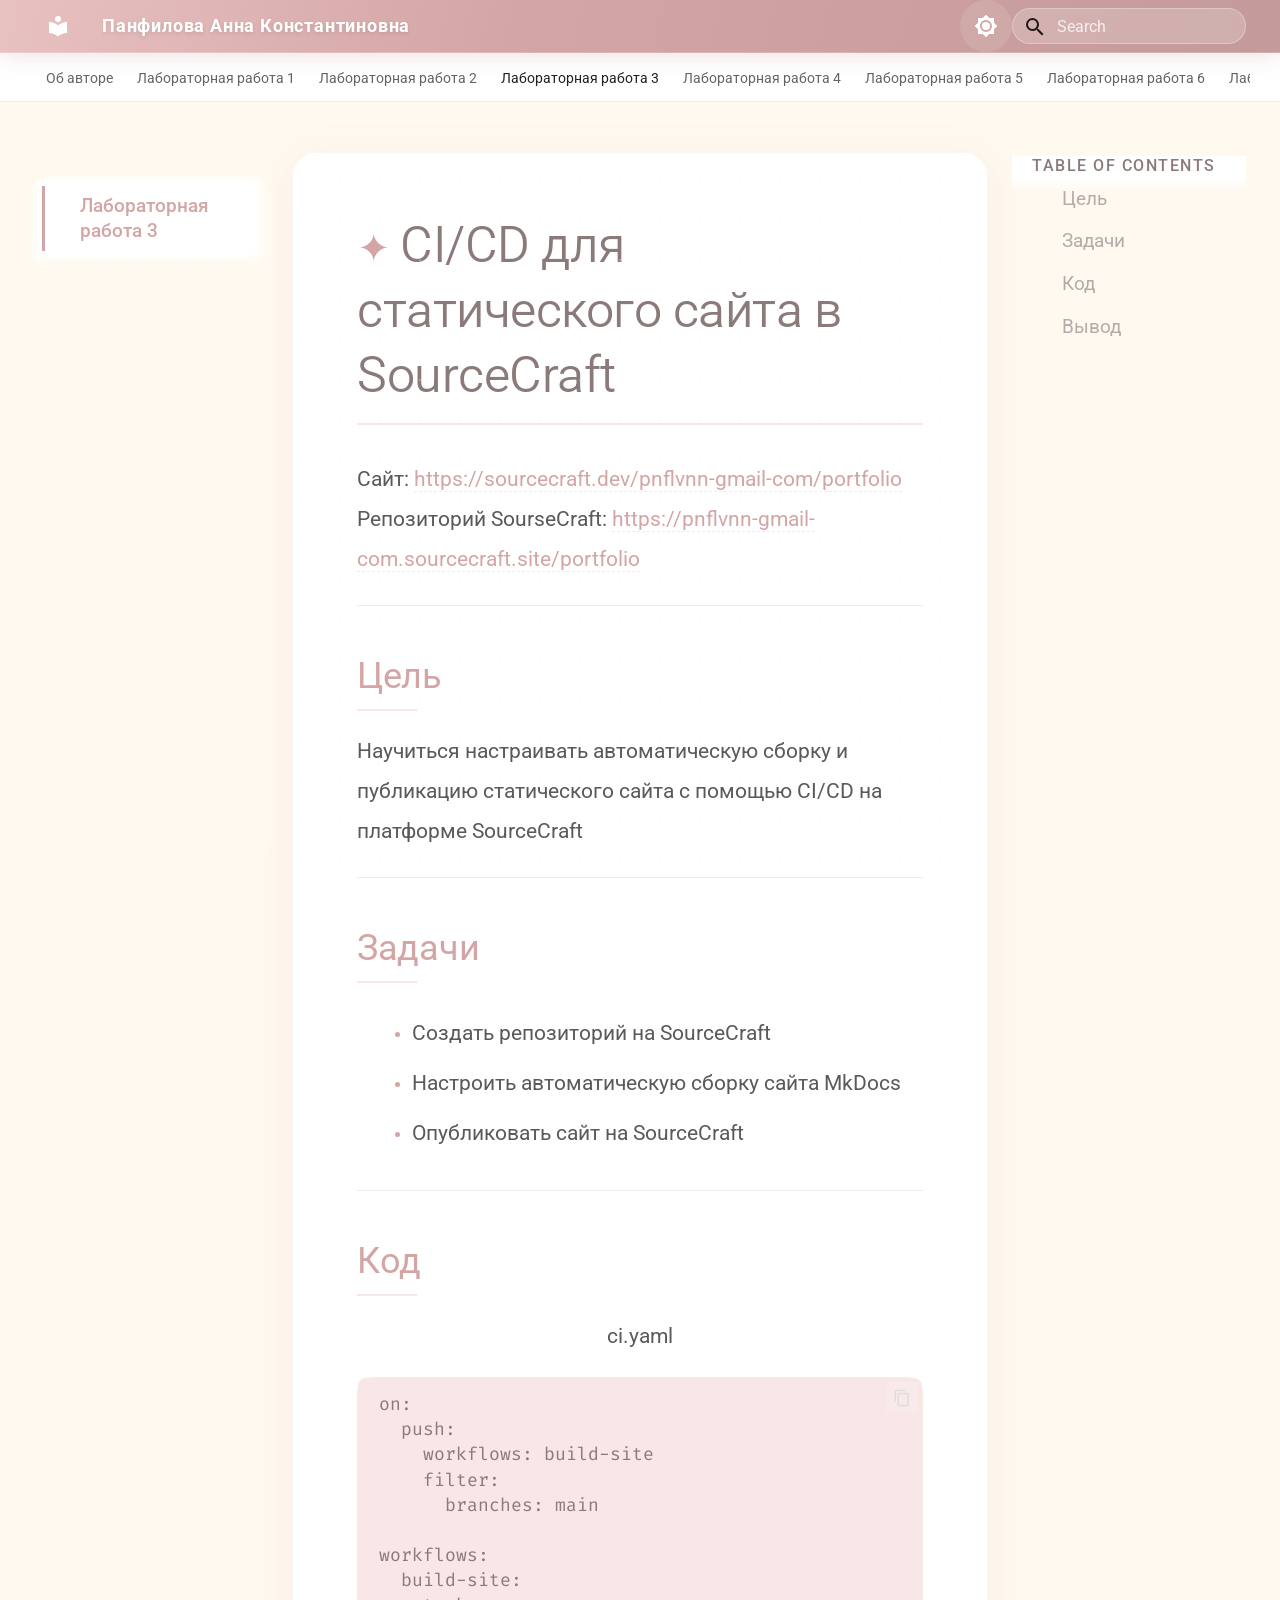
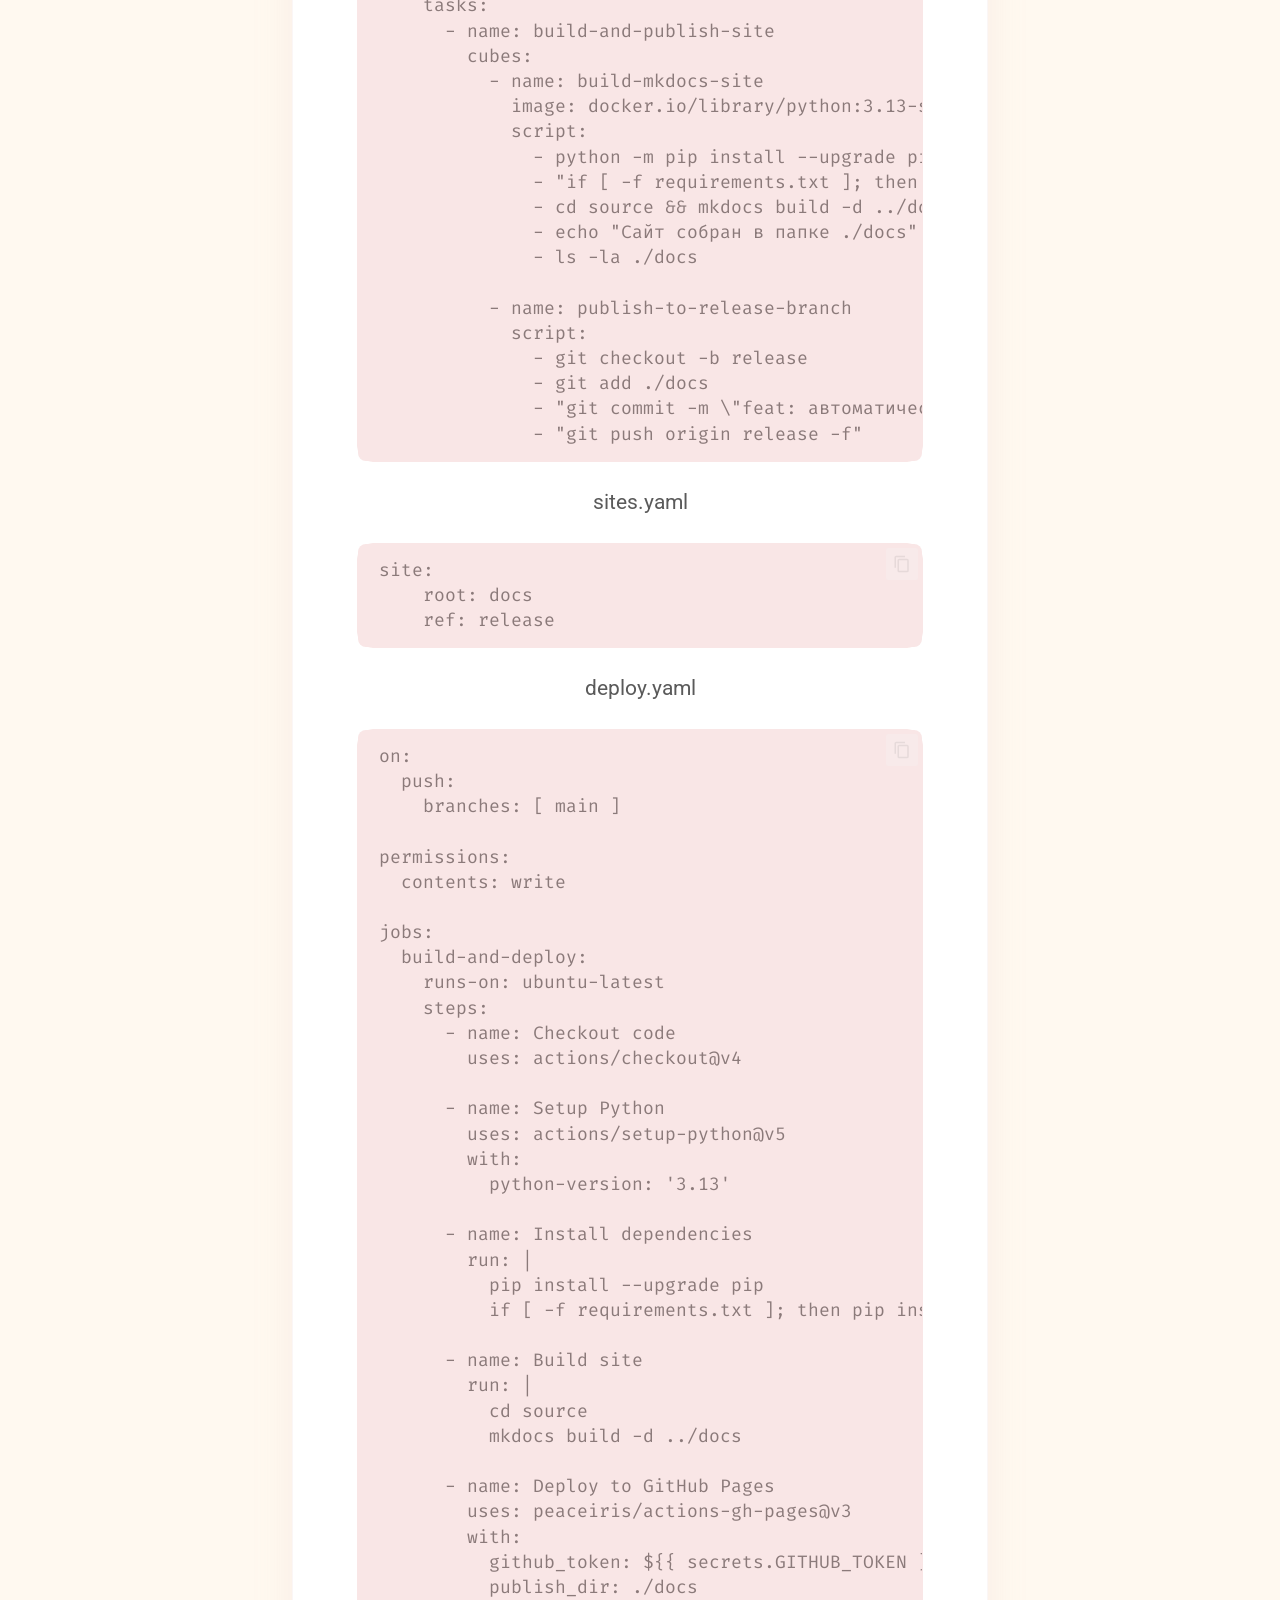
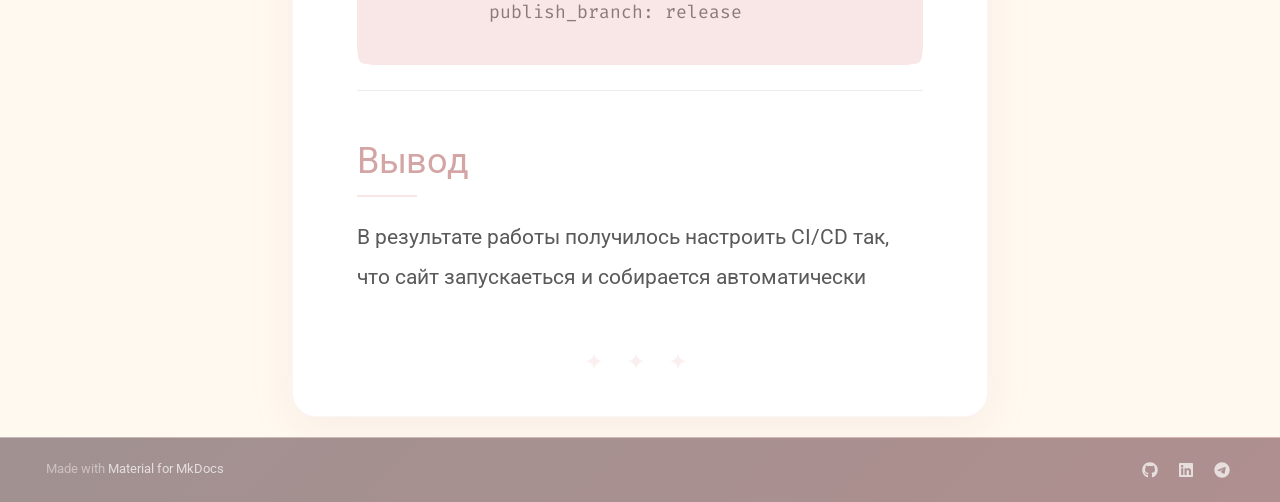
<file: labs/Laba_3/index.html>
<!doctype html>
<html lang="en" class="no-js">
  <head>
    
      <meta charset="utf-8">
      <meta name="viewport" content="width=device-width,initial-scale=1">
      
      
      
        <link rel="canonical" href="https://твой-сайт.ru/labs/Laba_3/">
      
      
        <link rel="prev" href="../Laba_2/">
      
      
      
        
      
      
      <link rel="icon" href="../../assets/images/favicon.png">
      <meta name="generator" content="mkdocs-1.6.1, mkdocs-material-9.7.6">
    
    
      
        <title>Лабораторная работа 3 - Панфилова Анна Константиновна</title>
      
    
    
      <link rel="stylesheet" href="../../assets/stylesheets/main.484c7ddc.min.css">
      
        
        <link rel="stylesheet" href="../../assets/stylesheets/palette.ab4e12ef.min.css">
      
      


    
    
      
    
    
      
        
        
        <link rel="preconnect" href="https://fonts.gstatic.com" crossorigin>
        <link rel="stylesheet" href="https://fonts.googleapis.com/css?family=Roboto:300,300i,400,400i,700,700i%7CFira+Code:400,400i,700,700i&display=fallback">
        <style>:root{--md-text-font:"Roboto";--md-code-font:"Fira Code"}</style>
      
    
    
      <link rel="stylesheet" href="../../stylesheets/extra.css">
    
    <script>__md_scope=new URL("../..",location),__md_hash=e=>[...e].reduce(((e,_)=>(e<<5)-e+_.charCodeAt(0)),0),__md_get=(e,_=localStorage,t=__md_scope)=>JSON.parse(_.getItem(t.pathname+"."+e)),__md_set=(e,_,t=localStorage,a=__md_scope)=>{try{t.setItem(a.pathname+"."+e,JSON.stringify(_))}catch(e){}}</script>
    
      

    
    
  </head>
  
  
    
    
      
    
    
    
    
    <body dir="ltr" data-md-color-scheme="default" data-md-color-primary="white" data-md-color-accent="teal">
  
    
    <input class="md-toggle" data-md-toggle="drawer" type="checkbox" id="__drawer" autocomplete="off">
    <input class="md-toggle" data-md-toggle="search" type="checkbox" id="__search" autocomplete="off">
    <label class="md-overlay" for="__drawer"></label>
    <div data-md-component="skip">
      
        
        <a href="#cicd-sourcecraft" class="md-skip">
          Skip to content
        </a>
      
    </div>
    <div data-md-component="announce">
      
    </div>
    
    
      

<header class="md-header" data-md-component="header">
  <nav class="md-header__inner md-grid" aria-label="Header">
    <a href="../.." title="Панфилова Анна Константиновна" class="md-header__button md-logo" aria-label="Панфилова Анна Константиновна" data-md-component="logo">
      
  
  <svg xmlns="http://www.w3.org/2000/svg" viewBox="0 0 24 24"><path d="M12 8a3 3 0 0 0 3-3 3 3 0 0 0-3-3 3 3 0 0 0-3 3 3 3 0 0 0 3 3m0 3.54C9.64 9.35 6.5 8 3 8v11c3.5 0 6.64 1.35 9 3.54 2.36-2.19 5.5-3.54 9-3.54V8c-3.5 0-6.64 1.35-9 3.54"/></svg>

    </a>
    <label class="md-header__button md-icon" for="__drawer">
      
      <svg xmlns="http://www.w3.org/2000/svg" viewBox="0 0 24 24"><path d="M3 6h18v2H3zm0 5h18v2H3zm0 5h18v2H3z"/></svg>
    </label>
    <div class="md-header__title" data-md-component="header-title">
      <div class="md-header__ellipsis">
        <div class="md-header__topic">
          <span class="md-ellipsis">
            Панфилова Анна Константиновна
          </span>
        </div>
        <div class="md-header__topic" data-md-component="header-topic">
          <span class="md-ellipsis">
            
              Лабораторная работа 3
            
          </span>
        </div>
      </div>
    </div>
    
      
        <form class="md-header__option" data-md-component="palette">
  
    
    
    
    <input class="md-option" data-md-color-media="" data-md-color-scheme="default" data-md-color-primary="white" data-md-color-accent="teal"  aria-label="Switch to dark mode"  type="radio" name="__palette" id="__palette_0">
    
      <label class="md-header__button md-icon" title="Switch to dark mode" for="__palette_1" hidden>
        <svg xmlns="http://www.w3.org/2000/svg" viewBox="0 0 24 24"><path d="M12 8a4 4 0 0 0-4 4 4 4 0 0 0 4 4 4 4 0 0 0 4-4 4 4 0 0 0-4-4m0 10a6 6 0 0 1-6-6 6 6 0 0 1 6-6 6 6 0 0 1 6 6 6 6 0 0 1-6 6m8-9.31V4h-4.69L12 .69 8.69 4H4v4.69L.69 12 4 15.31V20h4.69L12 23.31 15.31 20H20v-4.69L23.31 12z"/></svg>
      </label>
    
  
    
    
    
    <input class="md-option" data-md-color-media="" data-md-color-scheme="slate" data-md-color-primary="teal" data-md-color-accent="teal"  aria-label="Switch to light mode"  type="radio" name="__palette" id="__palette_1">
    
      <label class="md-header__button md-icon" title="Switch to light mode" for="__palette_0" hidden>
        <svg xmlns="http://www.w3.org/2000/svg" viewBox="0 0 24 24"><path d="M12 18c-.89 0-1.74-.2-2.5-.55C11.56 16.5 13 14.42 13 12s-1.44-4.5-3.5-5.45C10.26 6.2 11.11 6 12 6a6 6 0 0 1 6 6 6 6 0 0 1-6 6m8-9.31V4h-4.69L12 .69 8.69 4H4v4.69L.69 12 4 15.31V20h4.69L12 23.31 15.31 20H20v-4.69L23.31 12z"/></svg>
      </label>
    
  
</form>
      
    
    
      <script>var palette=__md_get("__palette");if(palette&&palette.color){if("(prefers-color-scheme)"===palette.color.media){var media=matchMedia("(prefers-color-scheme: light)"),input=document.querySelector(media.matches?"[data-md-color-media='(prefers-color-scheme: light)']":"[data-md-color-media='(prefers-color-scheme: dark)']");palette.color.media=input.getAttribute("data-md-color-media"),palette.color.scheme=input.getAttribute("data-md-color-scheme"),palette.color.primary=input.getAttribute("data-md-color-primary"),palette.color.accent=input.getAttribute("data-md-color-accent")}for(var[key,value]of Object.entries(palette.color))document.body.setAttribute("data-md-color-"+key,value)}</script>
    
    
    
      
      
        <label class="md-header__button md-icon" for="__search">
          
          <svg xmlns="http://www.w3.org/2000/svg" viewBox="0 0 24 24"><path d="M9.5 3A6.5 6.5 0 0 1 16 9.5c0 1.61-.59 3.09-1.56 4.23l.27.27h.79l5 5-1.5 1.5-5-5v-.79l-.27-.27A6.52 6.52 0 0 1 9.5 16 6.5 6.5 0 0 1 3 9.5 6.5 6.5 0 0 1 9.5 3m0 2C7 5 5 7 5 9.5S7 14 9.5 14 14 12 14 9.5 12 5 9.5 5"/></svg>
        </label>
        <div class="md-search" data-md-component="search" role="dialog">
  <label class="md-search__overlay" for="__search"></label>
  <div class="md-search__inner" role="search">
    <form class="md-search__form" name="search">
      <input type="text" class="md-search__input" name="query" aria-label="Search" placeholder="Search" autocapitalize="off" autocorrect="off" autocomplete="off" spellcheck="false" data-md-component="search-query" required>
      <label class="md-search__icon md-icon" for="__search">
        
        <svg xmlns="http://www.w3.org/2000/svg" viewBox="0 0 24 24"><path d="M9.5 3A6.5 6.5 0 0 1 16 9.5c0 1.61-.59 3.09-1.56 4.23l.27.27h.79l5 5-1.5 1.5-5-5v-.79l-.27-.27A6.52 6.52 0 0 1 9.5 16 6.5 6.5 0 0 1 3 9.5 6.5 6.5 0 0 1 9.5 3m0 2C7 5 5 7 5 9.5S7 14 9.5 14 14 12 14 9.5 12 5 9.5 5"/></svg>
        
        <svg xmlns="http://www.w3.org/2000/svg" viewBox="0 0 24 24"><path d="M20 11v2H8l5.5 5.5-1.42 1.42L4.16 12l7.92-7.92L13.5 5.5 8 11z"/></svg>
      </label>
      <nav class="md-search__options" aria-label="Search">
        
        <button type="reset" class="md-search__icon md-icon" title="Clear" aria-label="Clear" tabindex="-1">
          
          <svg xmlns="http://www.w3.org/2000/svg" viewBox="0 0 24 24"><path d="M19 6.41 17.59 5 12 10.59 6.41 5 5 6.41 10.59 12 5 17.59 6.41 19 12 13.41 17.59 19 19 17.59 13.41 12z"/></svg>
        </button>
      </nav>
      
    </form>
    <div class="md-search__output">
      <div class="md-search__scrollwrap" tabindex="0" data-md-scrollfix>
        <div class="md-search-result" data-md-component="search-result">
          <div class="md-search-result__meta">
            Initializing search
          </div>
          <ol class="md-search-result__list" role="presentation"></ol>
        </div>
      </div>
    </div>
  </div>
</div>
      
    
    
  </nav>
  
</header>
    
    <div class="md-container" data-md-component="container">
      
      
        
          
            
<nav class="md-tabs" aria-label="Tabs" data-md-component="tabs">
  <div class="md-grid">
    <ul class="md-tabs__list">
      
        
  
  
  
  
    <li class="md-tabs__item">
      <a href="../.." class="md-tabs__link">
        
  
  
    
  
  Об авторе

      </a>
    </li>
  

      
        
  
  
  
  
    <li class="md-tabs__item">
      <a href="../Laba_1/" class="md-tabs__link">
        
  
  
    
  
  Лабораторная работа 1

      </a>
    </li>
  

      
        
  
  
  
  
    <li class="md-tabs__item">
      <a href="../Laba_2/" class="md-tabs__link">
        
  
  
    
  
  Лабораторная работа 2

      </a>
    </li>
  

      
        
  
  
  
    
  
  
    <li class="md-tabs__item md-tabs__item--active">
      <a href="./" class="md-tabs__link">
        
  
  
    
  
  Лабораторная работа 3

      </a>
    </li>
  

      
        
  
  
  
  
    <li class="md-tabs__item">
      <a href="https://colab.research.google.com/drive/1zyxG7k3lXl75VGWtZlOjGhF1R4iXXC9z?usp=sharing" class="md-tabs__link">
        
  
  
    
  
  Лабораторная работа 4

      </a>
    </li>
  

      
        
  
  
  
  
    <li class="md-tabs__item">
      <a href="https://colab.research.google.com/drive/1Em3ABXslbGX48vWCqG64PnKaYJcDxgL3?usp=sharing" class="md-tabs__link">
        
  
  
    
  
  Лабораторная работа 5

      </a>
    </li>
  

      
        
  
  
  
  
    <li class="md-tabs__item">
      <a href="https://colab.research.google.com/drive/1I_t91IU-qlnNhnyEPsi4QhWP27uZCSS1#scrollTo=23HpOo5xLwNc" class="md-tabs__link">
        
  
  
    
  
  Лабораторная работа 6

      </a>
    </li>
  

      
        
  
  
  
  
    <li class="md-tabs__item">
      <a href="https://colab.research.google.com/drive/1t4QRf0obVpmp9l-dsNeaYzX766ImzMxt?usp=sharing" class="md-tabs__link">
        
  
  
    
  
  Лабораторная работа 7

      </a>
    </li>
  

      
        
  
  
  
  
    <li class="md-tabs__item">
      <a href="https://colab.research.google.com/drive/1Em3ABXslbGX48vWCqG64PnKaYJcDxgL3?usp=sharing" class="md-tabs__link">
        
  
  
    
  
  Лабораторная работа 8

      </a>
    </li>
  

      
    </ul>
  </div>
</nav>
          
        
      
      <main class="md-main" data-md-component="main">
        <div class="md-main__inner md-grid">
          
            
              
              <div class="md-sidebar md-sidebar--primary" data-md-component="sidebar" data-md-type="navigation" >
                <div class="md-sidebar__scrollwrap">
                  <div class="md-sidebar__inner">
                    


  


<nav class="md-nav md-nav--primary md-nav--lifted" aria-label="Navigation" data-md-level="0">
  <label class="md-nav__title" for="__drawer">
    <a href="../.." title="Панфилова Анна Константиновна" class="md-nav__button md-logo" aria-label="Панфилова Анна Константиновна" data-md-component="logo">
      
  
  <svg xmlns="http://www.w3.org/2000/svg" viewBox="0 0 24 24"><path d="M12 8a3 3 0 0 0 3-3 3 3 0 0 0-3-3 3 3 0 0 0-3 3 3 3 0 0 0 3 3m0 3.54C9.64 9.35 6.5 8 3 8v11c3.5 0 6.64 1.35 9 3.54 2.36-2.19 5.5-3.54 9-3.54V8c-3.5 0-6.64 1.35-9 3.54"/></svg>

    </a>
    Панфилова Анна Константиновна
  </label>
  
  <ul class="md-nav__list" data-md-scrollfix>
    
      
      
  
  
  
  
    <li class="md-nav__item">
      <a href="../.." class="md-nav__link">
        
  
  
  <span class="md-ellipsis">
    
  
    Об авторе
  

    
  </span>
  
  

      </a>
    </li>
  

    
      
      
  
  
  
  
    <li class="md-nav__item">
      <a href="../Laba_1/" class="md-nav__link">
        
  
  
  <span class="md-ellipsis">
    
  
    Лабораторная работа 1
  

    
  </span>
  
  

      </a>
    </li>
  

    
      
      
  
  
  
  
    <li class="md-nav__item">
      <a href="../Laba_2/" class="md-nav__link">
        
  
  
  <span class="md-ellipsis">
    
  
    Лабораторная работа 2
  

    
  </span>
  
  

      </a>
    </li>
  

    
      
      
  
  
    
  
  
  
    <li class="md-nav__item md-nav__item--active">
      
      <input class="md-nav__toggle md-toggle" type="checkbox" id="__toc">
      
      
        
      
      
        <label class="md-nav__link md-nav__link--active" for="__toc">
          
  
  
  <span class="md-ellipsis">
    
  
    Лабораторная работа 3
  

    
  </span>
  
  

          <span class="md-nav__icon md-icon"></span>
        </label>
      
      <a href="./" class="md-nav__link md-nav__link--active">
        
  
  
  <span class="md-ellipsis">
    
  
    Лабораторная работа 3
  

    
  </span>
  
  

      </a>
      
        

<nav class="md-nav md-nav--secondary" aria-label="Table of contents">
  
  
  
    
  
  
    <label class="md-nav__title" for="__toc">
      <span class="md-nav__icon md-icon"></span>
      Table of contents
    </label>
    <ul class="md-nav__list" data-md-component="toc" data-md-scrollfix>
      
        <li class="md-nav__item">
  <a href="#_1" class="md-nav__link">
    <span class="md-ellipsis">
      
        Цель
      
    </span>
  </a>
  
</li>
      
        <li class="md-nav__item">
  <a href="#_2" class="md-nav__link">
    <span class="md-ellipsis">
      
        Задачи
      
    </span>
  </a>
  
</li>
      
        <li class="md-nav__item">
  <a href="#_3" class="md-nav__link">
    <span class="md-ellipsis">
      
        Код
      
    </span>
  </a>
  
</li>
      
        <li class="md-nav__item">
  <a href="#_4" class="md-nav__link">
    <span class="md-ellipsis">
      
        Вывод
      
    </span>
  </a>
  
</li>
      
    </ul>
  
</nav>
      
    </li>
  

    
      
      
  
  
  
  
    <li class="md-nav__item">
      <a href="https://colab.research.google.com/drive/1zyxG7k3lXl75VGWtZlOjGhF1R4iXXC9z?usp=sharing" class="md-nav__link">
        
  
  
  <span class="md-ellipsis">
    
  
    Лабораторная работа 4
  

    
  </span>
  
  

      </a>
    </li>
  

    
      
      
  
  
  
  
    <li class="md-nav__item">
      <a href="https://colab.research.google.com/drive/1Em3ABXslbGX48vWCqG64PnKaYJcDxgL3?usp=sharing" class="md-nav__link">
        
  
  
  <span class="md-ellipsis">
    
  
    Лабораторная работа 5
  

    
  </span>
  
  

      </a>
    </li>
  

    
      
      
  
  
  
  
    <li class="md-nav__item">
      <a href="https://colab.research.google.com/drive/1I_t91IU-qlnNhnyEPsi4QhWP27uZCSS1#scrollTo=23HpOo5xLwNc" class="md-nav__link">
        
  
  
  <span class="md-ellipsis">
    
  
    Лабораторная работа 6
  

    
  </span>
  
  

      </a>
    </li>
  

    
      
      
  
  
  
  
    <li class="md-nav__item">
      <a href="https://colab.research.google.com/drive/1t4QRf0obVpmp9l-dsNeaYzX766ImzMxt?usp=sharing" class="md-nav__link">
        
  
  
  <span class="md-ellipsis">
    
  
    Лабораторная работа 7
  

    
  </span>
  
  

      </a>
    </li>
  

    
      
      
  
  
  
  
    <li class="md-nav__item">
      <a href="https://colab.research.google.com/drive/1Em3ABXslbGX48vWCqG64PnKaYJcDxgL3?usp=sharing" class="md-nav__link">
        
  
  
  <span class="md-ellipsis">
    
  
    Лабораторная работа 8
  

    
  </span>
  
  

      </a>
    </li>
  

    
  </ul>
</nav>
                  </div>
                </div>
              </div>
            
            
              
              <div class="md-sidebar md-sidebar--secondary" data-md-component="sidebar" data-md-type="toc" >
                <div class="md-sidebar__scrollwrap">
                  <div class="md-sidebar__inner">
                    

<nav class="md-nav md-nav--secondary" aria-label="Table of contents">
  
  
  
    
  
  
    <label class="md-nav__title" for="__toc">
      <span class="md-nav__icon md-icon"></span>
      Table of contents
    </label>
    <ul class="md-nav__list" data-md-component="toc" data-md-scrollfix>
      
        <li class="md-nav__item">
  <a href="#_1" class="md-nav__link">
    <span class="md-ellipsis">
      
        Цель
      
    </span>
  </a>
  
</li>
      
        <li class="md-nav__item">
  <a href="#_2" class="md-nav__link">
    <span class="md-ellipsis">
      
        Задачи
      
    </span>
  </a>
  
</li>
      
        <li class="md-nav__item">
  <a href="#_3" class="md-nav__link">
    <span class="md-ellipsis">
      
        Код
      
    </span>
  </a>
  
</li>
      
        <li class="md-nav__item">
  <a href="#_4" class="md-nav__link">
    <span class="md-ellipsis">
      
        Вывод
      
    </span>
  </a>
  
</li>
      
    </ul>
  
</nav>
                  </div>
                </div>
              </div>
            
          
          
            <div class="md-content" data-md-component="content">
              
              <article class="md-content__inner md-typeset">
                
                  



<h1 id="cicd-sourcecraft">CI/CD для статического сайта в SourceCraft</h1>
<p>Сайт: <a href="https://sourcecraft.dev/pnflvnn-gmail-com/portfolio">https://sourcecraft.dev/pnflvnn-gmail-com/portfolio</a><br />
Репозиторий SourseCraft: <a href="https://pnflvnn-gmail-com.sourcecraft.site/portfolio">https://pnflvnn-gmail-com.sourcecraft.site/portfolio</a></p>
<hr />
<h2 id="_1">Цель</h2>
<p>Научиться настраивать автоматическую сборку и публикацию статического сайта с помощью CI/CD на платформе SourceCraft</p>
<hr />
<h2 id="_2">Задачи</h2>
<ul>
<li>
<p>Создать репозиторий на SourceCraft</p>
</li>
<li>
<p>Настроить автоматическую сборку сайта MkDocs</p>
</li>
<li>
<p>Опубликовать сайт на SourceCraft</p>
</li>
</ul>
<hr />
<h2 id="_3">Код</h2>
<p align="center">ci.yaml</p>

<pre><code class="language-python">on:
  push:
    workflows: build-site
    filter:
      branches: main

workflows:
  build-site:
    tasks:
      - name: build-and-publish-site
        cubes:
          - name: build-mkdocs-site
            image: docker.io/library/python:3.13-slim
            script:
              - python -m pip install --upgrade pip
              - &quot;if [ -f requirements.txt ]; then pip install -r requirements.txt; fi&quot;
              - cd source &amp;&amp; mkdocs build -d ../docs
              - echo &quot;Сайт собран в папке ./docs&quot;
              - ls -la ./docs

          - name: publish-to-release-branch
            script:
              - git checkout -b release
              - git add ./docs
              - &quot;git commit -m \&quot;feat: автоматическое обновление сайта\&quot;&quot;
              - &quot;git push origin release -f&quot;
</code></pre>
<p align="center">sites.yaml</p>

<pre><code class="language-python">site:
    root: docs
    ref: release
</code></pre>
<p align="center">deploy.yaml</p>

<pre><code class="language-python">on:
  push:
    branches: [ main ]

permissions:
  contents: write

jobs:
  build-and-deploy:
    runs-on: ubuntu-latest
    steps:
      - name: Checkout code
        uses: actions/checkout@v4

      - name: Setup Python
        uses: actions/setup-python@v5
        with:
          python-version: '3.13'

      - name: Install dependencies
        run: |
          pip install --upgrade pip
          if [ -f requirements.txt ]; then pip install -r requirements.txt; fi

      - name: Build site
        run: |
          cd source                      
          mkdocs build -d ../docs       

      - name: Deploy to GitHub Pages
        uses: peaceiris/actions-gh-pages@v3
        with:
          github_token: ${{ secrets.GITHUB_TOKEN }}
          publish_dir: ./docs
          publish_branch: release

</code></pre>
<hr />
<h2 id="_4">Вывод</h2>
<p>В результате работы получилось настроить CI/CD так, что сайт запускаеться и собирается автоматически</p>












                
              </article>
            </div>
          
          
<script>var target=document.getElementById(location.hash.slice(1));target&&target.name&&(target.checked=target.name.startsWith("__tabbed_"))</script>
        </div>
        
          <button type="button" class="md-top md-icon" data-md-component="top" hidden>
  
  <svg xmlns="http://www.w3.org/2000/svg" viewBox="0 0 24 24"><path d="M13 20h-2V8l-5.5 5.5-1.42-1.42L12 4.16l7.92 7.92-1.42 1.42L13 8z"/></svg>
  Back to top
</button>
        
      </main>
      
        <footer class="md-footer">
  
  <div class="md-footer-meta md-typeset">
    <div class="md-footer-meta__inner md-grid">
      <div class="md-copyright">
  
  
    Made with
    <a href="https://squidfunk.github.io/mkdocs-material/" target="_blank" rel="noopener">
      Material for MkDocs
    </a>
  
</div>
      
        
<div class="md-social">
  
    
    
    
    
      
      
    
    <a href="https://github.com/твой-профиль" target="_blank" rel="noopener" title="github.com" class="md-social__link">
      <svg xmlns="http://www.w3.org/2000/svg" viewBox="0 0 512 512"><!--! Font Awesome Free 7.1.0 by @fontawesome - https://fontawesome.com License - https://fontawesome.com/license/free (Icons: CC BY 4.0, Fonts: SIL OFL 1.1, Code: MIT License) Copyright 2025 Fonticons, Inc.--><path d="M173.9 397.4c0 2-2.3 3.6-5.2 3.6-3.3.3-5.6-1.3-5.6-3.6 0-2 2.3-3.6 5.2-3.6 3-.3 5.6 1.3 5.6 3.6m-31.1-4.5c-.7 2 1.3 4.3 4.3 4.9 2.6 1 5.6 0 6.2-2s-1.3-4.3-4.3-5.2c-2.6-.7-5.5.3-6.2 2.3m44.2-1.7c-2.9.7-4.9 2.6-4.6 4.9.3 2 2.9 3.3 5.9 2.6 2.9-.7 4.9-2.6 4.6-4.6-.3-1.9-3-3.2-5.9-2.9M252.8 8C114.1 8 8 113.3 8 252c0 110.9 69.8 205.8 169.5 239.2 12.8 2.3 17.3-5.6 17.3-12.1 0-6.2-.3-40.4-.3-61.4 0 0-70 15-84.7-29.8 0 0-11.4-29.1-27.8-36.6 0 0-22.9-15.7 1.6-15.4 0 0 24.9 2 38.6 25.8 21.9 38.6 58.6 27.5 72.9 20.9 2.3-16 8.8-27.1 16-33.7-55.9-6.2-112.3-14.3-112.3-110.5 0-27.5 7.6-41.3 23.6-58.9-2.6-6.5-11.1-33.3 2.6-67.9 20.9-6.5 69 27 69 27 20-5.6 41.5-8.5 62.8-8.5s42.8 2.9 62.8 8.5c0 0 48.1-33.6 69-27 13.7 34.7 5.2 61.4 2.6 67.9 16 17.7 25.8 31.5 25.8 58.9 0 96.5-58.9 104.2-114.8 110.5 9.2 7.9 17 22.9 17 46.4 0 33.7-.3 75.4-.3 83.6 0 6.5 4.6 14.4 17.3 12.1C436.2 457.8 504 362.9 504 252 504 113.3 391.5 8 252.8 8M105.2 352.9c-1.3 1-1 3.3.7 5.2 1.6 1.6 3.9 2.3 5.2 1 1.3-1 1-3.3-.7-5.2-1.6-1.6-3.9-2.3-5.2-1m-10.8-8.1c-.7 1.3.3 2.9 2.3 3.9 1.6 1 3.6.7 4.3-.7.7-1.3-.3-2.9-2.3-3.9-2-.6-3.6-.3-4.3.7m32.4 35.6c-1.6 1.3-1 4.3 1.3 6.2 2.3 2.3 5.2 2.6 6.5 1 1.3-1.3.7-4.3-1.3-6.2-2.2-2.3-5.2-2.6-6.5-1m-11.4-14.7c-1.6 1-1.6 3.6 0 5.9s4.3 3.3 5.6 2.3c1.6-1.3 1.6-3.9 0-6.2-1.4-2.3-4-3.3-5.6-2"/></svg>
    </a>
  
    
    
    
    
      
      
    
    <a href="https://linkedin.com/in/твой-профиль" target="_blank" rel="noopener" title="linkedin.com" class="md-social__link">
      <svg xmlns="http://www.w3.org/2000/svg" viewBox="0 0 448 512"><!--! Font Awesome Free 7.1.0 by @fontawesome - https://fontawesome.com License - https://fontawesome.com/license/free (Icons: CC BY 4.0, Fonts: SIL OFL 1.1, Code: MIT License) Copyright 2025 Fonticons, Inc.--><path d="M416 32H31.9C14.3 32 0 46.5 0 64.3v383.4C0 465.5 14.3 480 31.9 480H416c17.6 0 32-14.5 32-32.3V64.3c0-17.8-14.4-32.3-32-32.3M135.4 416H69V202.2h66.5V416zM102.2 96a38.5 38.5 0 1 1 0 77 38.5 38.5 0 1 1 0-77m282.1 320h-66.4V312c0-24.8-.5-56.7-34.5-56.7-34.6 0-39.9 27-39.9 54.9V416h-66.4V202.2h63.7v29.2h.9c8.9-16.8 30.6-34.5 62.9-34.5 67.2 0 79.7 44.3 79.7 101.9z"/></svg>
    </a>
  
    
    
    
    
      
      
    
    <a href="https://t.me/твой-ник" target="_blank" rel="noopener" title="t.me" class="md-social__link">
      <svg xmlns="http://www.w3.org/2000/svg" viewBox="0 0 512 512"><!--! Font Awesome Free 7.1.0 by @fontawesome - https://fontawesome.com License - https://fontawesome.com/license/free (Icons: CC BY 4.0, Fonts: SIL OFL 1.1, Code: MIT License) Copyright 2025 Fonticons, Inc.--><path d="M256 8a248 248 0 1 0 0 496 248 248 0 1 0 0-496m115 168.7c-3.7 39.2-19.9 134.4-28.1 178.3-3.5 18.6-10.3 24.8-16.9 25.4-14.4 1.3-25.3-9.5-39.3-18.7-21.8-14.3-34.2-23.2-55.3-37.2-24.5-16.1-8.6-25 5.3-39.5 3.7-3.8 67.1-61.5 68.3-66.7.2-.7.3-3.1-1.2-4.4s-3.6-.8-5.1-.5c-2.2.5-37.1 23.5-104.6 69.1-9.9 6.8-18.9 10.1-26.9 9.9-8.9-.2-25.9-5-38.6-9.1-15.5-5-27.9-7.7-26.8-16.3.6-4.5 6.7-9 18.4-13.7 72.3-31.5 120.5-52.3 144.6-62.3 68.9-28.6 83.2-33.6 92.5-33.8 2.1 0 6.6.5 9.6 2.9 2 1.7 3.2 4.1 3.5 6.7.5 3.2.6 6.5.4 9.8z"/></svg>
    </a>
  
</div>
      
    </div>
  </div>
</footer>
      
    </div>
    <div class="md-dialog" data-md-component="dialog">
      <div class="md-dialog__inner md-typeset"></div>
    </div>
    
    
    
      
      
      <script id="__config" type="application/json">{"annotate": null, "base": "../..", "features": ["navigation.tabs", "navigation.top", "search.highlight", "content.code.copy"], "search": "../../assets/javascripts/workers/search.2c215733.min.js", "tags": null, "translations": {"clipboard.copied": "Copied to clipboard", "clipboard.copy": "Copy to clipboard", "search.result.more.one": "1 more on this page", "search.result.more.other": "# more on this page", "search.result.none": "No matching documents", "search.result.one": "1 matching document", "search.result.other": "# matching documents", "search.result.placeholder": "Type to start searching", "search.result.term.missing": "Missing", "select.version": "Select version"}, "version": null}</script>
    
    
      <script src="../../assets/javascripts/bundle.79ae519e.min.js"></script>
      
    
  </body>
</html>
</file>
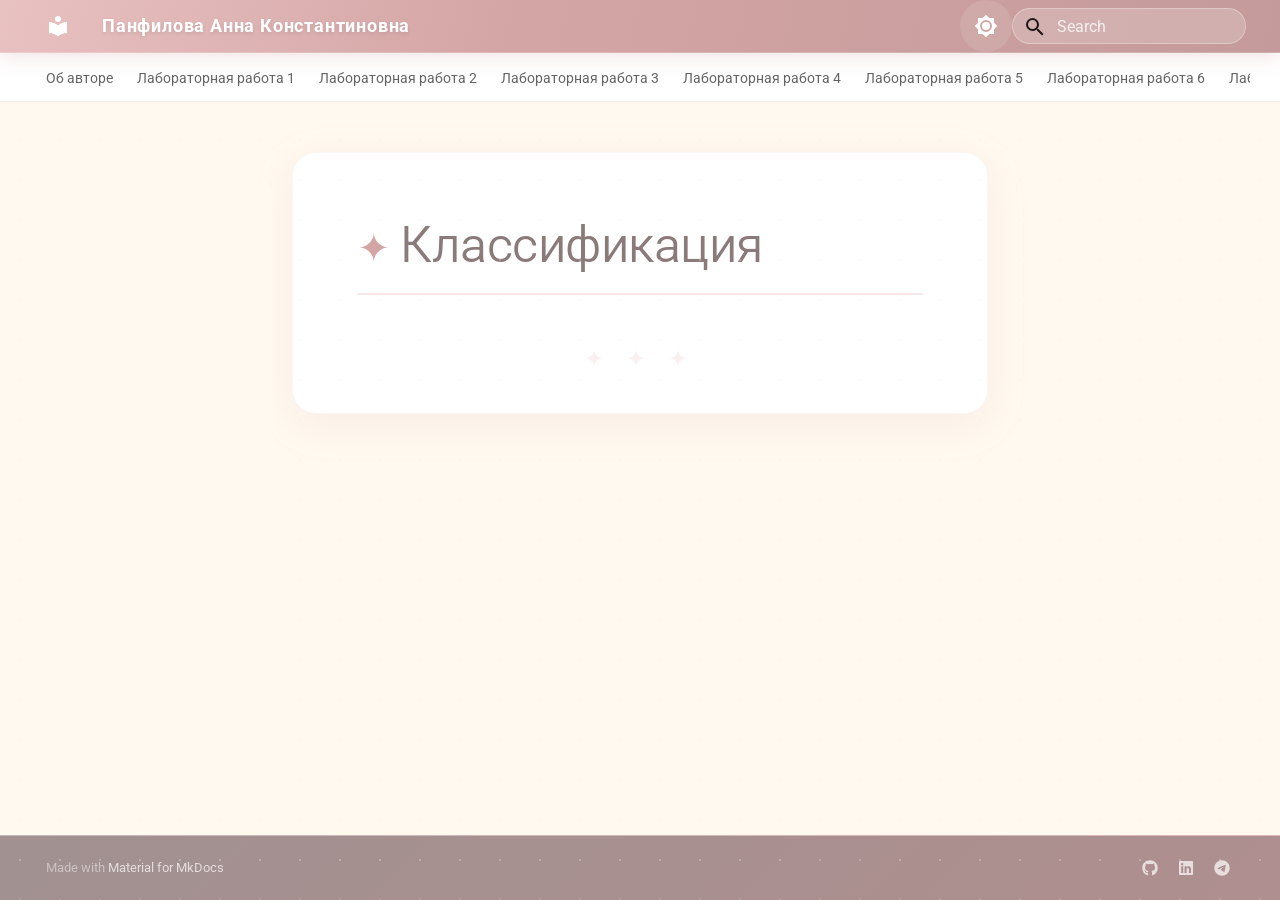
<file: labs/Laba_4/index.html>
<!doctype html>
<html lang="en" class="no-js">
  <head>
    
      <meta charset="utf-8">
      <meta name="viewport" content="width=device-width,initial-scale=1">
      
      
      
        <link rel="canonical" href="https://твой-сайт.ru/labs/Laba_4/">
      
      
      
      
        
      
      
      <link rel="icon" href="../../assets/images/favicon.png">
      <meta name="generator" content="mkdocs-1.6.1, mkdocs-material-9.7.6">
    
    
      
        <title>Классификация - Панфилова Анна Константиновна</title>
      
    
    
      <link rel="stylesheet" href="../../assets/stylesheets/main.484c7ddc.min.css">
      
        
        <link rel="stylesheet" href="../../assets/stylesheets/palette.ab4e12ef.min.css">
      
      


    
    
      
    
    
      
        
        
        <link rel="preconnect" href="https://fonts.gstatic.com" crossorigin>
        <link rel="stylesheet" href="https://fonts.googleapis.com/css?family=Roboto:300,300i,400,400i,700,700i%7CFira+Code:400,400i,700,700i&display=fallback">
        <style>:root{--md-text-font:"Roboto";--md-code-font:"Fira Code"}</style>
      
    
    
      <link rel="stylesheet" href="../../stylesheets/extra.css">
    
    <script>__md_scope=new URL("../..",location),__md_hash=e=>[...e].reduce(((e,_)=>(e<<5)-e+_.charCodeAt(0)),0),__md_get=(e,_=localStorage,t=__md_scope)=>JSON.parse(_.getItem(t.pathname+"."+e)),__md_set=(e,_,t=localStorage,a=__md_scope)=>{try{t.setItem(a.pathname+"."+e,JSON.stringify(_))}catch(e){}}</script>
    
      

    
    
  </head>
  
  
    
    
      
    
    
    
    
    <body dir="ltr" data-md-color-scheme="default" data-md-color-primary="white" data-md-color-accent="teal">
  
    
    <input class="md-toggle" data-md-toggle="drawer" type="checkbox" id="__drawer" autocomplete="off">
    <input class="md-toggle" data-md-toggle="search" type="checkbox" id="__search" autocomplete="off">
    <label class="md-overlay" for="__drawer"></label>
    <div data-md-component="skip">
      
        
        <a href="#_1" class="md-skip">
          Skip to content
        </a>
      
    </div>
    <div data-md-component="announce">
      
    </div>
    
    
      

<header class="md-header" data-md-component="header">
  <nav class="md-header__inner md-grid" aria-label="Header">
    <a href="../.." title="Панфилова Анна Константиновна" class="md-header__button md-logo" aria-label="Панфилова Анна Константиновна" data-md-component="logo">
      
  
  <svg xmlns="http://www.w3.org/2000/svg" viewBox="0 0 24 24"><path d="M12 8a3 3 0 0 0 3-3 3 3 0 0 0-3-3 3 3 0 0 0-3 3 3 3 0 0 0 3 3m0 3.54C9.64 9.35 6.5 8 3 8v11c3.5 0 6.64 1.35 9 3.54 2.36-2.19 5.5-3.54 9-3.54V8c-3.5 0-6.64 1.35-9 3.54"/></svg>

    </a>
    <label class="md-header__button md-icon" for="__drawer">
      
      <svg xmlns="http://www.w3.org/2000/svg" viewBox="0 0 24 24"><path d="M3 6h18v2H3zm0 5h18v2H3zm0 5h18v2H3z"/></svg>
    </label>
    <div class="md-header__title" data-md-component="header-title">
      <div class="md-header__ellipsis">
        <div class="md-header__topic">
          <span class="md-ellipsis">
            Панфилова Анна Константиновна
          </span>
        </div>
        <div class="md-header__topic" data-md-component="header-topic">
          <span class="md-ellipsis">
            
              Классификация
            
          </span>
        </div>
      </div>
    </div>
    
      
        <form class="md-header__option" data-md-component="palette">
  
    
    
    
    <input class="md-option" data-md-color-media="" data-md-color-scheme="default" data-md-color-primary="white" data-md-color-accent="teal"  aria-label="Switch to dark mode"  type="radio" name="__palette" id="__palette_0">
    
      <label class="md-header__button md-icon" title="Switch to dark mode" for="__palette_1" hidden>
        <svg xmlns="http://www.w3.org/2000/svg" viewBox="0 0 24 24"><path d="M12 8a4 4 0 0 0-4 4 4 4 0 0 0 4 4 4 4 0 0 0 4-4 4 4 0 0 0-4-4m0 10a6 6 0 0 1-6-6 6 6 0 0 1 6-6 6 6 0 0 1 6 6 6 6 0 0 1-6 6m8-9.31V4h-4.69L12 .69 8.69 4H4v4.69L.69 12 4 15.31V20h4.69L12 23.31 15.31 20H20v-4.69L23.31 12z"/></svg>
      </label>
    
  
    
    
    
    <input class="md-option" data-md-color-media="" data-md-color-scheme="slate" data-md-color-primary="teal" data-md-color-accent="teal"  aria-label="Switch to light mode"  type="radio" name="__palette" id="__palette_1">
    
      <label class="md-header__button md-icon" title="Switch to light mode" for="__palette_0" hidden>
        <svg xmlns="http://www.w3.org/2000/svg" viewBox="0 0 24 24"><path d="M12 18c-.89 0-1.74-.2-2.5-.55C11.56 16.5 13 14.42 13 12s-1.44-4.5-3.5-5.45C10.26 6.2 11.11 6 12 6a6 6 0 0 1 6 6 6 6 0 0 1-6 6m8-9.31V4h-4.69L12 .69 8.69 4H4v4.69L.69 12 4 15.31V20h4.69L12 23.31 15.31 20H20v-4.69L23.31 12z"/></svg>
      </label>
    
  
</form>
      
    
    
      <script>var palette=__md_get("__palette");if(palette&&palette.color){if("(prefers-color-scheme)"===palette.color.media){var media=matchMedia("(prefers-color-scheme: light)"),input=document.querySelector(media.matches?"[data-md-color-media='(prefers-color-scheme: light)']":"[data-md-color-media='(prefers-color-scheme: dark)']");palette.color.media=input.getAttribute("data-md-color-media"),palette.color.scheme=input.getAttribute("data-md-color-scheme"),palette.color.primary=input.getAttribute("data-md-color-primary"),palette.color.accent=input.getAttribute("data-md-color-accent")}for(var[key,value]of Object.entries(palette.color))document.body.setAttribute("data-md-color-"+key,value)}</script>
    
    
    
      
      
        <label class="md-header__button md-icon" for="__search">
          
          <svg xmlns="http://www.w3.org/2000/svg" viewBox="0 0 24 24"><path d="M9.5 3A6.5 6.5 0 0 1 16 9.5c0 1.61-.59 3.09-1.56 4.23l.27.27h.79l5 5-1.5 1.5-5-5v-.79l-.27-.27A6.52 6.52 0 0 1 9.5 16 6.5 6.5 0 0 1 3 9.5 6.5 6.5 0 0 1 9.5 3m0 2C7 5 5 7 5 9.5S7 14 9.5 14 14 12 14 9.5 12 5 9.5 5"/></svg>
        </label>
        <div class="md-search" data-md-component="search" role="dialog">
  <label class="md-search__overlay" for="__search"></label>
  <div class="md-search__inner" role="search">
    <form class="md-search__form" name="search">
      <input type="text" class="md-search__input" name="query" aria-label="Search" placeholder="Search" autocapitalize="off" autocorrect="off" autocomplete="off" spellcheck="false" data-md-component="search-query" required>
      <label class="md-search__icon md-icon" for="__search">
        
        <svg xmlns="http://www.w3.org/2000/svg" viewBox="0 0 24 24"><path d="M9.5 3A6.5 6.5 0 0 1 16 9.5c0 1.61-.59 3.09-1.56 4.23l.27.27h.79l5 5-1.5 1.5-5-5v-.79l-.27-.27A6.52 6.52 0 0 1 9.5 16 6.5 6.5 0 0 1 3 9.5 6.5 6.5 0 0 1 9.5 3m0 2C7 5 5 7 5 9.5S7 14 9.5 14 14 12 14 9.5 12 5 9.5 5"/></svg>
        
        <svg xmlns="http://www.w3.org/2000/svg" viewBox="0 0 24 24"><path d="M20 11v2H8l5.5 5.5-1.42 1.42L4.16 12l7.92-7.92L13.5 5.5 8 11z"/></svg>
      </label>
      <nav class="md-search__options" aria-label="Search">
        
        <button type="reset" class="md-search__icon md-icon" title="Clear" aria-label="Clear" tabindex="-1">
          
          <svg xmlns="http://www.w3.org/2000/svg" viewBox="0 0 24 24"><path d="M19 6.41 17.59 5 12 10.59 6.41 5 5 6.41 10.59 12 5 17.59 6.41 19 12 13.41 17.59 19 19 17.59 13.41 12z"/></svg>
        </button>
      </nav>
      
    </form>
    <div class="md-search__output">
      <div class="md-search__scrollwrap" tabindex="0" data-md-scrollfix>
        <div class="md-search-result" data-md-component="search-result">
          <div class="md-search-result__meta">
            Initializing search
          </div>
          <ol class="md-search-result__list" role="presentation"></ol>
        </div>
      </div>
    </div>
  </div>
</div>
      
    
    
  </nav>
  
</header>
    
    <div class="md-container" data-md-component="container">
      
      
        
          
            
<nav class="md-tabs" aria-label="Tabs" data-md-component="tabs">
  <div class="md-grid">
    <ul class="md-tabs__list">
      
        
  
  
  
  
    <li class="md-tabs__item">
      <a href="../.." class="md-tabs__link">
        
  
  
    
  
  Об авторе

      </a>
    </li>
  

      
        
  
  
  
  
    <li class="md-tabs__item">
      <a href="../Laba_1/" class="md-tabs__link">
        
  
  
    
  
  Лабораторная работа 1

      </a>
    </li>
  

      
        
  
  
  
  
    <li class="md-tabs__item">
      <a href="../Laba_2/" class="md-tabs__link">
        
  
  
    
  
  Лабораторная работа 2

      </a>
    </li>
  

      
        
  
  
  
  
    <li class="md-tabs__item">
      <a href="../Laba_3/" class="md-tabs__link">
        
  
  
    
  
  Лабораторная работа 3

      </a>
    </li>
  

      
        
  
  
  
  
    <li class="md-tabs__item">
      <a href="https://colab.research.google.com/drive/1zyxG7k3lXl75VGWtZlOjGhF1R4iXXC9z?usp=sharing" class="md-tabs__link">
        
  
  
    
  
  Лабораторная работа 4

      </a>
    </li>
  

      
        
  
  
  
  
    <li class="md-tabs__item">
      <a href="https://colab.research.google.com/drive/1Em3ABXslbGX48vWCqG64PnKaYJcDxgL3?usp=sharing" class="md-tabs__link">
        
  
  
    
  
  Лабораторная работа 5

      </a>
    </li>
  

      
        
  
  
  
  
    <li class="md-tabs__item">
      <a href="https://colab.research.google.com/drive/1I_t91IU-qlnNhnyEPsi4QhWP27uZCSS1#scrollTo=23HpOo5xLwNc" class="md-tabs__link">
        
  
  
    
  
  Лабораторная работа 6

      </a>
    </li>
  

      
        
  
  
  
  
    <li class="md-tabs__item">
      <a href="https://colab.research.google.com/drive/1t4QRf0obVpmp9l-dsNeaYzX766ImzMxt?usp=sharing" class="md-tabs__link">
        
  
  
    
  
  Лабораторная работа 7

      </a>
    </li>
  

      
        
  
  
  
  
    <li class="md-tabs__item">
      <a href="https://colab.research.google.com/drive/1Em3ABXslbGX48vWCqG64PnKaYJcDxgL3?usp=sharing" class="md-tabs__link">
        
  
  
    
  
  Лабораторная работа 8

      </a>
    </li>
  

      
    </ul>
  </div>
</nav>
          
        
      
      <main class="md-main" data-md-component="main">
        <div class="md-main__inner md-grid">
          
            
              
              <div class="md-sidebar md-sidebar--primary" data-md-component="sidebar" data-md-type="navigation" >
                <div class="md-sidebar__scrollwrap">
                  <div class="md-sidebar__inner">
                    


  


<nav class="md-nav md-nav--primary md-nav--lifted" aria-label="Navigation" data-md-level="0">
  <label class="md-nav__title" for="__drawer">
    <a href="../.." title="Панфилова Анна Константиновна" class="md-nav__button md-logo" aria-label="Панфилова Анна Константиновна" data-md-component="logo">
      
  
  <svg xmlns="http://www.w3.org/2000/svg" viewBox="0 0 24 24"><path d="M12 8a3 3 0 0 0 3-3 3 3 0 0 0-3-3 3 3 0 0 0-3 3 3 3 0 0 0 3 3m0 3.54C9.64 9.35 6.5 8 3 8v11c3.5 0 6.64 1.35 9 3.54 2.36-2.19 5.5-3.54 9-3.54V8c-3.5 0-6.64 1.35-9 3.54"/></svg>

    </a>
    Панфилова Анна Константиновна
  </label>
  
  <ul class="md-nav__list" data-md-scrollfix>
    
      
      
  
  
  
  
    <li class="md-nav__item">
      <a href="../.." class="md-nav__link">
        
  
  
  <span class="md-ellipsis">
    
  
    Об авторе
  

    
  </span>
  
  

      </a>
    </li>
  

    
      
      
  
  
  
  
    <li class="md-nav__item">
      <a href="../Laba_1/" class="md-nav__link">
        
  
  
  <span class="md-ellipsis">
    
  
    Лабораторная работа 1
  

    
  </span>
  
  

      </a>
    </li>
  

    
      
      
  
  
  
  
    <li class="md-nav__item">
      <a href="../Laba_2/" class="md-nav__link">
        
  
  
  <span class="md-ellipsis">
    
  
    Лабораторная работа 2
  

    
  </span>
  
  

      </a>
    </li>
  

    
      
      
  
  
  
  
    <li class="md-nav__item">
      <a href="../Laba_3/" class="md-nav__link">
        
  
  
  <span class="md-ellipsis">
    
  
    Лабораторная работа 3
  

    
  </span>
  
  

      </a>
    </li>
  

    
      
      
  
  
  
  
    <li class="md-nav__item">
      <a href="https://colab.research.google.com/drive/1zyxG7k3lXl75VGWtZlOjGhF1R4iXXC9z?usp=sharing" class="md-nav__link">
        
  
  
  <span class="md-ellipsis">
    
  
    Лабораторная работа 4
  

    
  </span>
  
  

      </a>
    </li>
  

    
      
      
  
  
  
  
    <li class="md-nav__item">
      <a href="https://colab.research.google.com/drive/1Em3ABXslbGX48vWCqG64PnKaYJcDxgL3?usp=sharing" class="md-nav__link">
        
  
  
  <span class="md-ellipsis">
    
  
    Лабораторная работа 5
  

    
  </span>
  
  

      </a>
    </li>
  

    
      
      
  
  
  
  
    <li class="md-nav__item">
      <a href="https://colab.research.google.com/drive/1I_t91IU-qlnNhnyEPsi4QhWP27uZCSS1#scrollTo=23HpOo5xLwNc" class="md-nav__link">
        
  
  
  <span class="md-ellipsis">
    
  
    Лабораторная работа 6
  

    
  </span>
  
  

      </a>
    </li>
  

    
      
      
  
  
  
  
    <li class="md-nav__item">
      <a href="https://colab.research.google.com/drive/1t4QRf0obVpmp9l-dsNeaYzX766ImzMxt?usp=sharing" class="md-nav__link">
        
  
  
  <span class="md-ellipsis">
    
  
    Лабораторная работа 7
  

    
  </span>
  
  

      </a>
    </li>
  

    
      
      
  
  
  
  
    <li class="md-nav__item">
      <a href="https://colab.research.google.com/drive/1Em3ABXslbGX48vWCqG64PnKaYJcDxgL3?usp=sharing" class="md-nav__link">
        
  
  
  <span class="md-ellipsis">
    
  
    Лабораторная работа 8
  

    
  </span>
  
  

      </a>
    </li>
  

    
  </ul>
</nav>
                  </div>
                </div>
              </div>
            
            
              
              <div class="md-sidebar md-sidebar--secondary" data-md-component="sidebar" data-md-type="toc" >
                <div class="md-sidebar__scrollwrap">
                  <div class="md-sidebar__inner">
                    

<nav class="md-nav md-nav--secondary" aria-label="Table of contents">
  
  
  
    
  
  
</nav>
                  </div>
                </div>
              </div>
            
          
          
            <div class="md-content" data-md-component="content">
              
              <article class="md-content__inner md-typeset">
                
                  



<h1 id="_1">Классификация</h1>












                
              </article>
            </div>
          
          
<script>var target=document.getElementById(location.hash.slice(1));target&&target.name&&(target.checked=target.name.startsWith("__tabbed_"))</script>
        </div>
        
          <button type="button" class="md-top md-icon" data-md-component="top" hidden>
  
  <svg xmlns="http://www.w3.org/2000/svg" viewBox="0 0 24 24"><path d="M13 20h-2V8l-5.5 5.5-1.42-1.42L12 4.16l7.92 7.92-1.42 1.42L13 8z"/></svg>
  Back to top
</button>
        
      </main>
      
        <footer class="md-footer">
  
  <div class="md-footer-meta md-typeset">
    <div class="md-footer-meta__inner md-grid">
      <div class="md-copyright">
  
  
    Made with
    <a href="https://squidfunk.github.io/mkdocs-material/" target="_blank" rel="noopener">
      Material for MkDocs
    </a>
  
</div>
      
        
<div class="md-social">
  
    
    
    
    
      
      
    
    <a href="https://github.com/твой-профиль" target="_blank" rel="noopener" title="github.com" class="md-social__link">
      <svg xmlns="http://www.w3.org/2000/svg" viewBox="0 0 512 512"><!--! Font Awesome Free 7.1.0 by @fontawesome - https://fontawesome.com License - https://fontawesome.com/license/free (Icons: CC BY 4.0, Fonts: SIL OFL 1.1, Code: MIT License) Copyright 2025 Fonticons, Inc.--><path d="M173.9 397.4c0 2-2.3 3.6-5.2 3.6-3.3.3-5.6-1.3-5.6-3.6 0-2 2.3-3.6 5.2-3.6 3-.3 5.6 1.3 5.6 3.6m-31.1-4.5c-.7 2 1.3 4.3 4.3 4.9 2.6 1 5.6 0 6.2-2s-1.3-4.3-4.3-5.2c-2.6-.7-5.5.3-6.2 2.3m44.2-1.7c-2.9.7-4.9 2.6-4.6 4.9.3 2 2.9 3.3 5.9 2.6 2.9-.7 4.9-2.6 4.6-4.6-.3-1.9-3-3.2-5.9-2.9M252.8 8C114.1 8 8 113.3 8 252c0 110.9 69.8 205.8 169.5 239.2 12.8 2.3 17.3-5.6 17.3-12.1 0-6.2-.3-40.4-.3-61.4 0 0-70 15-84.7-29.8 0 0-11.4-29.1-27.8-36.6 0 0-22.9-15.7 1.6-15.4 0 0 24.9 2 38.6 25.8 21.9 38.6 58.6 27.5 72.9 20.9 2.3-16 8.8-27.1 16-33.7-55.9-6.2-112.3-14.3-112.3-110.5 0-27.5 7.6-41.3 23.6-58.9-2.6-6.5-11.1-33.3 2.6-67.9 20.9-6.5 69 27 69 27 20-5.6 41.5-8.5 62.8-8.5s42.8 2.9 62.8 8.5c0 0 48.1-33.6 69-27 13.7 34.7 5.2 61.4 2.6 67.9 16 17.7 25.8 31.5 25.8 58.9 0 96.5-58.9 104.2-114.8 110.5 9.2 7.9 17 22.9 17 46.4 0 33.7-.3 75.4-.3 83.6 0 6.5 4.6 14.4 17.3 12.1C436.2 457.8 504 362.9 504 252 504 113.3 391.5 8 252.8 8M105.2 352.9c-1.3 1-1 3.3.7 5.2 1.6 1.6 3.9 2.3 5.2 1 1.3-1 1-3.3-.7-5.2-1.6-1.6-3.9-2.3-5.2-1m-10.8-8.1c-.7 1.3.3 2.9 2.3 3.9 1.6 1 3.6.7 4.3-.7.7-1.3-.3-2.9-2.3-3.9-2-.6-3.6-.3-4.3.7m32.4 35.6c-1.6 1.3-1 4.3 1.3 6.2 2.3 2.3 5.2 2.6 6.5 1 1.3-1.3.7-4.3-1.3-6.2-2.2-2.3-5.2-2.6-6.5-1m-11.4-14.7c-1.6 1-1.6 3.6 0 5.9s4.3 3.3 5.6 2.3c1.6-1.3 1.6-3.9 0-6.2-1.4-2.3-4-3.3-5.6-2"/></svg>
    </a>
  
    
    
    
    
      
      
    
    <a href="https://linkedin.com/in/твой-профиль" target="_blank" rel="noopener" title="linkedin.com" class="md-social__link">
      <svg xmlns="http://www.w3.org/2000/svg" viewBox="0 0 448 512"><!--! Font Awesome Free 7.1.0 by @fontawesome - https://fontawesome.com License - https://fontawesome.com/license/free (Icons: CC BY 4.0, Fonts: SIL OFL 1.1, Code: MIT License) Copyright 2025 Fonticons, Inc.--><path d="M416 32H31.9C14.3 32 0 46.5 0 64.3v383.4C0 465.5 14.3 480 31.9 480H416c17.6 0 32-14.5 32-32.3V64.3c0-17.8-14.4-32.3-32-32.3M135.4 416H69V202.2h66.5V416zM102.2 96a38.5 38.5 0 1 1 0 77 38.5 38.5 0 1 1 0-77m282.1 320h-66.4V312c0-24.8-.5-56.7-34.5-56.7-34.6 0-39.9 27-39.9 54.9V416h-66.4V202.2h63.7v29.2h.9c8.9-16.8 30.6-34.5 62.9-34.5 67.2 0 79.7 44.3 79.7 101.9z"/></svg>
    </a>
  
    
    
    
    
      
      
    
    <a href="https://t.me/твой-ник" target="_blank" rel="noopener" title="t.me" class="md-social__link">
      <svg xmlns="http://www.w3.org/2000/svg" viewBox="0 0 512 512"><!--! Font Awesome Free 7.1.0 by @fontawesome - https://fontawesome.com License - https://fontawesome.com/license/free (Icons: CC BY 4.0, Fonts: SIL OFL 1.1, Code: MIT License) Copyright 2025 Fonticons, Inc.--><path d="M256 8a248 248 0 1 0 0 496 248 248 0 1 0 0-496m115 168.7c-3.7 39.2-19.9 134.4-28.1 178.3-3.5 18.6-10.3 24.8-16.9 25.4-14.4 1.3-25.3-9.5-39.3-18.7-21.8-14.3-34.2-23.2-55.3-37.2-24.5-16.1-8.6-25 5.3-39.5 3.7-3.8 67.1-61.5 68.3-66.7.2-.7.3-3.1-1.2-4.4s-3.6-.8-5.1-.5c-2.2.5-37.1 23.5-104.6 69.1-9.9 6.8-18.9 10.1-26.9 9.9-8.9-.2-25.9-5-38.6-9.1-15.5-5-27.9-7.7-26.8-16.3.6-4.5 6.7-9 18.4-13.7 72.3-31.5 120.5-52.3 144.6-62.3 68.9-28.6 83.2-33.6 92.5-33.8 2.1 0 6.6.5 9.6 2.9 2 1.7 3.2 4.1 3.5 6.7.5 3.2.6 6.5.4 9.8z"/></svg>
    </a>
  
</div>
      
    </div>
  </div>
</footer>
      
    </div>
    <div class="md-dialog" data-md-component="dialog">
      <div class="md-dialog__inner md-typeset"></div>
    </div>
    
    
    
      
      
      <script id="__config" type="application/json">{"annotate": null, "base": "../..", "features": ["navigation.tabs", "navigation.top", "search.highlight", "content.code.copy"], "search": "../../assets/javascripts/workers/search.2c215733.min.js", "tags": null, "translations": {"clipboard.copied": "Copied to clipboard", "clipboard.copy": "Copy to clipboard", "search.result.more.one": "1 more on this page", "search.result.more.other": "# more on this page", "search.result.none": "No matching documents", "search.result.one": "1 matching document", "search.result.other": "# matching documents", "search.result.placeholder": "Type to start searching", "search.result.term.missing": "Missing", "select.version": "Select version"}, "version": null}</script>
    
    
      <script src="../../assets/javascripts/bundle.79ae519e.min.js"></script>
      
    
  </body>
</html>
</file>
<file: stylesheets/extra.css>
/* ===== БЕЛО-РОЗОВО-БЕЖЕВАЯ ТЕМА ДЛЯ MKDOСS ===== */

/* ----- ПЕРЕМЕННЫЕ ЦВЕТОВ ----- */
:root {
    --soft-pink: #f9e6e6;           /* очень светлый розовый */
    --dusty-rose: #d4a5a5;          /* приглушенный розовый */
    --warm-beige: #f5e6d3;          /* теплый бежевый */
    --cream: #fff9f0;                /* кремовый */
    --taupe: #b7a9a9;                /* серо-бежевый */
    --soft-brown: #8b7a7a;           /* мягкий коричневый */
    --blush: #ffe4e1;                /* румянец */
    --ivory: #fffff0;                 /* слоновая кость */
}

/* ===== ОСНОВНЫЕ ЭЛЕМЕНТЫ ===== */

/* Фон всей страницы */
.md-main {
    background-color: var(--cream);
}

/* Контентная область */
.md-content {
    background-color: white;
    border-radius: 24px;
    padding: 40px !important;
    margin: 20px;
    box-shadow: 0 10px 40px rgba(212, 165, 165, 0.15);
    border: 1px solid rgba(212, 165, 165, 0.1);
}

/* ===== ШАПКА САЙТА ===== */

.md-header {
    background: linear-gradient(105deg,
        #e8c1c1 0%,
        #d4a5a5 40%,
        #c49a9a 100%) !important;
    box-shadow: 0 4px 20px rgba(212, 165, 165, 0.3);
    border-bottom: 1px solid rgba(255, 255, 255, 0.2);
}

.md-header__title {
    color: white !important;
    font-weight: 400;
    letter-spacing: 0.8px;
    text-shadow: 0 2px 4px rgba(0, 0, 0, 0.1);
}

/* Кнопки в шапке */
.md-header__button {
    color: white !important;
}

.md-header__button:hover {
    background-color: rgba(255, 255, 255, 0.25) !important;
    border-radius: 50%;
}

/* Логотип/название сайта */
.md-header__topic {
    color: white !important;
    font-weight: 400;
}

/* ===== БОКОВАЯ НАВИГАЦИЯ ===== */

/* Контейнер бокового меню */
.md-sidebar--primary .md-sidebar__scrollwrap {
    background-color: rgba(255, 249, 240, 0.7);
    border-radius: 20px;
    margin: 20px 0;
    padding: 10px 0;
}

/* Заголовки разделов в меню */
.md-nav__title {
    color: var(--soft-brown) !important;
    font-weight: 500 !important;
    text-transform: uppercase;
    letter-spacing: 1.5px;
    font-size: 0.8rem;
    padding-left: 20px !important;
}

/* Ссылки в меню */
.md-nav__link {
    color: var(--taupe) !important;
    border-left: 3px solid transparent;
    padding: 8px 0 8px 20px !important;
    margin: 2px 0;
    transition: all 0.3s ease;
    font-size: 0.95rem;
}

.md-nav__link:hover {
    color: var(--dusty-rose) !important;
    border-left-color: var(--dusty-rose);
    background: linear-gradient(90deg, var(--soft-pink) 0%, transparent 90%);
}

.md-nav__link--active {
    color: var(--dusty-rose) !important;
    font-weight: 500 !important;
    border-left-color: var(--dusty-rose);
    background: linear-gradient(90deg, var(--soft-pink) 0%, transparent 90%);
}

/* Вложенные пункты меню */
.md-nav__item .md-nav__link {
    padding-left: 35px !important;
}

/* ===== ТИПОГРАФИКА ===== */

/* Заголовок первого уровня */
.md-content h1 {
    color: var(--soft-brown) !important;
    font-weight: 350 !important;
    font-size: 2.5rem;
    border-bottom: 2px solid var(--soft-pink);
    padding-bottom: 15px;
    margin-bottom: 35px;
    margin-top: 0 !important;
    letter-spacing: -0.5px;
}

.md-content h1::before {
    content: "✦ ";
    color: var(--dusty-rose);
    font-size: 2rem;
}

/* Заголовок второго уровня */
.md-content h2 {
    color: var(--dusty-rose) !important;
    font-weight: 400 !important;
    font-size: 1.8rem;
    margin-top: 45px;
    margin-bottom: 20px;
    letter-spacing: -0.3px;
}

.md-content h2::after {
    content: "";
    display: block;
    width: 60px;
    height: 2px;
    background: var(--soft-pink);
    margin-top: 8px;
}

/* Заголовок третьего уровня */
.md-content h3 {
    color: var(--taupe) !important;
    font-weight: 400 !important;
    font-size: 1.4rem;
    margin-top: 30px;
}

/* Обычный текст */
.md-content p {
    color: #5a5a5a;
    line-height: 1.9;
    font-size: 1.05rem;
    margin-bottom: 20px;
}

/* Выделенный текст */
.md-content strong {
    color: var(--soft-brown);
    font-weight: 500;
}

.md-content em {
    color: var(--dusty-rose);
}

/* Ссылки в тексте */
.md-content a {
    color: var(--dusty-rose) !important;
    text-decoration: none;
    border-bottom: 1px dashed var(--soft-pink);
    transition: all 0.2s ease;
    font-weight: 400;
}

.md-content a:hover {
    color: var(--soft-brown) !important;
    border-bottom-color: var(--soft-brown);
}

/* ===== КАРТОЧКИ ДЛЯ ПРОЕКТОВ ===== */

.project-card {
    background: white;
    border-radius: 28px;
    padding: 30px;
    margin: 25px 0;
    box-shadow: 0 8px 25px rgba(212, 165, 165, 0.1);
    border: 1px solid var(--soft-pink);
    transition: all 0.4s cubic-bezier(0.175, 0.885, 0.32, 1.275);
    position: relative;
    overflow: hidden;
}

.project-card::before {
    content: "";
    position: absolute;
    top: 0;
    left: 0;
    right: 0;
    height: 4px;
    background: linear-gradient(90deg, var(--dusty-rose), var(--soft-pink));
}

.project-card:hover {
    transform: translateY(-6px);
    box-shadow: 0 20px 35px rgba(212, 165, 165, 0.2);
    border-color: var(--dusty-rose);
}

.project-card h3 {
    margin-top: 0 !important;
    color: var(--dusty-rose) !important;
    font-size: 1.6rem;
    margin-bottom: 15px;
}

.project-card h3 a {
    border-bottom: none !important;
}

.project-card p {
    color: #6a6a6a;
    line-height: 1.7;
}

/* Кнопки в карточках */
.project-card .md-button,
.project-card button {
    background: linear-gradient(105deg, var(--soft-pink), white) !important;
    color: var(--soft-brown) !important;
    border: 1.5px solid var(--dusty-rose) !important;
    border-radius: 40px !important;
    padding: 10px 28px !important;
    font-size: 0.95rem !important;
    font-weight: 400 !important;
    transition: all 0.3s ease !important;
    box-shadow: 0 4px 10px rgba(212, 165, 165, 0.1);
}

.project-card .md-button:hover {
    background: linear-gradient(105deg, var(--dusty-rose), #c49a9a) !important;
    color: white !important;
    border-color: var(--dusty-rose) !important;
    box-shadow: 0 6px 15px rgba(212, 165, 165, 0.25);
    transform: scale(1.02);
}

/* ===== СПИСКИ ===== */

.md-content ul, .md-content ol {
    padding-left: 25px;
}

.md-content li {
    color: #5a5a5a;
    margin: 10px 0;
    line-height: 1.8;
    position: relative;
}

.md-content ul li::marker {
    color: var(--dusty-rose);
}

.md-content ol li::marker {
    color: var(--dusty-rose);
    font-weight: 400;
}

/* ===== ЦИТАТЫ ===== */

.md-content blockquote {
    border-left: 4px solid var(--dusty-rose);
    background: var(--soft-pink);
    padding: 15px 25px;
    border-radius: 0 20px 20px 0;
    margin: 25px 0;
    color: var(--soft-brown);
    font-style: italic;
}

/* ===== ТАБЛИЦЫ ===== */

.md-typeset table:not([class]) {
    border-radius: 18px;
    overflow: hidden;
    box-shadow: 0 5px 20px rgba(212, 165, 165, 0.1);
    border: 1px solid var(--soft-pink);
}

.md-typeset table:not([class]) th {
    background: linear-gradient(105deg, var(--soft-pink), #ffe4e1);
    color: var(--soft-brown);
    font-weight: 500;
    font-size: 1rem;
    padding: 15px 20px;
}

.md-typeset table:not([class]) td {
    border-top: 1px solid var(--soft-pink);
    padding: 12px 20px;
    color: #5a5a5a;
}

.md-typeset table:not([class]) tr:hover td {
    background-color: rgba(249, 230, 230, 0.3);
}

/* ===== КОД ===== */

/* Блоки кода */
.md-typeset pre {
    border-radius: 16px;
    border: 1px solid var(--soft-pink);
    background: #faf7f2 !important;
}

.md-typeset code {
    color: var(--soft-brown);
    background: var(--soft-pink);
    border-radius: 8px;
    padding: 3px 8px;
    font-size: 0.9rem;
}

/* Кнопка копирования кода */
.md-clipboard {
    color: var(--dusty-rose) !important;
}

.md-clipboard:hover {
    color: var(--soft-brown) !important;
}

/* ===== ПОИСК ===== */

.md-search__form {
    background-color: rgba(255, 255, 255, 0.2) !important;
    border-radius: 40px !important;
    border: 1px solid rgba(255, 255, 255, 0.3);
}

.md-search__input::placeholder {
    color: rgba(255, 255, 255, 0.8) !important;
}

.md-search-result__link {
    border-radius: 12px !important;
}

.md-search-result__link:hover {
    background-color: var(--soft-pink) !important;
}

.md-search-result__more summary {
    color: var(--dusty-rose) !important;
}

/* ===== ПОДВАЛ ===== */

.md-footer {
    background: linear-gradient(135deg,
        #b7a9a9 0%,
        #d4a5a5 100%) !important;
    border-top: 1px solid rgba(255, 255, 255, 0.2);
}

.md-footer-nav {
    background-color: rgba(0, 0, 0, 0.1);
}

.md-footer-meta {
    background-color: rgba(139, 122, 122, 0.5) !important;
}

.md-footer-copyright {
    color: rgba(255, 255, 255, 0.8) !important;
}

.md-footer-copyright a {
    color: white !important;
    border-bottom: 1px dashed rgba(255, 255, 255, 0.5);
}

/* ===== КНОПКИ ПЕРЕКЛЮЧЕНИЯ ТЕМ ===== */

.md-header__option {
    background-color: rgba(255, 255, 255, 0.1);
    border-radius: 30px;
    padding: 2px;
}

/* ===== АНИМАЦИИ ===== */

.md-content {
    animation: fadeSlideUp 0.6s ease-out;
}

@keyframes fadeSlideUp {
    from {
        opacity: 0;
        transform: translateY(30px);
    }
    to {
        opacity: 1;
        transform: translateY(0);
    }
}

.project-card {
    animation: fadeIn 0.8s ease-out;
}

@keyframes fadeIn {
    from {
        opacity: 0;
        transform: scale(0.98);
    }
    to {
        opacity: 1;
        transform: scale(1);
    }
}

/* ===== УКРАШЕНИЯ ===== */

/* Легкие точки на фоне */
.md-main::before {
    content: "";
    position: fixed;
    top: 0;
    left: 0;
    width: 100%;
    height: 100%;
    pointer-events: none;
    background-image: radial-gradient(var(--soft-pink) 1px, transparent 1px);
    background-size: 40px 40px;
    opacity: 0.3;
    z-index: 0;
}

/* Декоративный элемент внизу страницы */
.md-content::after {
    content: "✦ ✦ ✦";
    display: block;
    text-align: center;
    color: var(--soft-pink);
    font-size: 1.2rem;
    letter-spacing: 8px;
    margin-top: 50px;
    opacity: 0.6;
}

/* ===== ЧЕРНО-РОЗОВАЯ ТЕМА (при переключении на темную) ===== */

[data-md-color-scheme="slate"] {
    --md-default-bg-color: #1a1a1a;        /* глубокий черный фон */
    --md-default-fg-color: #f0e6e6;        /* светлый текст */
    --md-default-fg-color--light: #b3a3a3;
    --md-primary-fg-color: #c43e3e;        /* насыщенный розовый */
    --md-accent-fg-color: #ff6b6b;          /* яркий розовый */
}

/* Общий фон */
[data-md-color-scheme="slate"] .md-main {
    background: linear-gradient(135deg, #1a1a1a 0%, #2d1a1a 100%);
}

/* Контентная область */
[data-md-color-scheme="slate"] .md-content {
    background-color: #242424;
    border: 1px solid #ffb3b3;
    box-shadow: 0 10px 40px rgba(196, 62, 62, 0.15);
}

/* Шапка сайта в темной теме */
[data-md-color-scheme="slate"] .md-header {
    background: linear-gradient(105deg,
        #2d0f0f 0%,
        #3d1a1a 40%,
        #2d1a1a 100%) !important;
    border-bottom: 1px solid #c43e3e;
    box-shadow: 0 4px 20px rgba(196, 62, 62, 0.3);
}

/* Текст в шапке */
[data-md-color-scheme="slate"] .md-header__title {
    color: #ffb3b3 !important;
    text-shadow: 0 0 10px rgba(196, 62, 62, 0.5);
}

/* Боковое меню */
[data-md-color-scheme="slate"] .md-sidebar--primary .md-sidebar__scrollwrap {
    background-color: rgba(36, 36, 36, 0.9);
}

[data-md-color-scheme="slate"] .md-nav__title {
    color: #c43e3e !important;
}

[data-md-color-scheme="slate"] .md-nav__link {
    color: #b3a3a3 !important;
}

[data-md-color-scheme="slate"] .md-nav__link:hover {
    color: #ff6b6b !important;
    border-left-color: #c43e3e;
    background: linear-gradient(90deg, #3d1a1a 0%, transparent 90%);
}

[data-md-color-scheme="slate"] .md-nav__link--active {
    color: #ff6b6b !important;
    border-left-color: #c43e3e;
    background: linear-gradient(90deg, #3d1a1a 0%, transparent 90%);
}

/* Заголовки */
[data-md-color-scheme="slate"] .md-content h1 {
    color: #ffb3b3 !important;
    border-bottom-color: #3d2a2a;
}

[data-md-color-scheme="slate"] .md-content h1::before {
    color: #c43e3e;
}

[data-md-color-scheme="slate"] .md-content h2 {
    color: #ff9999 !important;
}

[data-md-color-scheme="slate"] .md-content h2::after {
    background: #3d2a2a;
}

[data-md-color-scheme="slate"] .md-content h3 {
    color: #b36666 !important;
}

/* Текст */
[data-md-color-scheme="slate"] .md-content p,
[data-md-color-scheme="slate"] .md-content li {
    color: #d9d9d9;
}

[data-md-color-scheme="slate"] .md-content strong {
    color: #ffb3b3;
}

[data-md-color-scheme="slate"] .md-content em {
    color: #ff9999;
}

/* Ссылки */
[data-md-color-scheme="slate"] .md-content a {
    color: #ff9999 !important;
    border-bottom-color: #4d3333;
}

[data-md-color-scheme="slate"] .md-content a:hover {
    color: #ff4d4d !important;
    border-bottom-color: #c43e3e;
}

/* Карточки проектов */
[data-md-color-scheme="slate"] .project-card {
    background: #242424;
    border: 1px solid #3d2a2a;
    box-shadow: 0 8px 25px rgba(196, 62, 62, 0.15);
}

[data-md-color-scheme="slate"] .project-card::before {
    background: linear-gradient(90deg, #c43e3e, #ff6b6b);
}

[data-md-color-scheme="slate"] .project-card:hover {
    border-color: #c43e3e;
    box-shadow: 0 20px 35px rgba(196, 62, 62, 0.25);
}

[data-md-color-scheme="slate"] .project-card h3 {
    color: #ff9999 !important;
}

[data-md-color-scheme="slate"] .project-card p {
    color: #b3a3a3;
}

/* Кнопки в карточках */
[data-md-color-scheme="slate"] .project-card .md-button {
    background: linear-gradient(105deg, #2d1a1a, #242424) !important;
    color: #ff9999 !important;
    border-color: #c43e3e !important;
}

[data-md-color-scheme="slate"] .project-card .md-button:hover {
    background: linear-gradient(105deg, #c43e3e, #ff6b6b) !important;
    color: white !important;
    box-shadow: 0 6px 15px rgba(196, 62, 62, 0.4);
}

/* Цитаты */
[data-md-color-scheme="slate"] .md-content blockquote {
    border-left-color: #c43e3e;
    background: #2d1a1a;
    color: #ffb3b3;
}

/* Таблицы */
[data-md-color-scheme="slate"] .md-typeset table:not([class]) {
    border-color: #3d2a2a;
}

[data-md-color-scheme="slate"] .md-typeset table:not([class]) th {
    background: linear-gradient(105deg, #2d1a1a, #1a0f0f);
    color: #ffb3b3;
}

[data-md-color-scheme="slate"] .md-typeset table:not([class]) td {
    border-top-color: #3d2a2a;
    color: #d9d9d9;
}

[data-md-color-scheme="slate"] .md-typeset table:not([class]) tr:hover td {
    background-color: #2d1a1a;
}

/* Код */
[data-md-color-scheme="slate"] .md-typeset pre {
    background: #2d2d2d !important;
    border-color: #3d2a2a;
}

[data-md-color-scheme="slate"] .md-typeset code {
    background: #3d1a1a;
    color: #ffb3b3;
}

/* Поиск */
[data-md-color-scheme="slate"] .md-search__form {
    background-color: #3d2a2a !important;
    border-color: #c43e3e;
}

[data-md-color-scheme="slate"] .md-search-result__link {
    color: #ffb3b3 !important;
}

[data-md-color-scheme="slate"] .md-search-result__link:hover {
    background-color: #3d1a1a !important;
}

[data-md-color-scheme="slate"] .md-search-result__article--document::before {
    color: #c43e3e !important;
}

[data-md-color-scheme="slate"] .md-search-result__more summary {
    color: #ff9999 !important;
}

/* Подвал */
[data-md-color-scheme="slate"] .md-footer {
    background: linear-gradient(135deg,
        #1a0f0f 0%,
        #2d1a1a 100%) !important;
    border-top-color: #c43e3e;
}

[data-md-color-scheme="slate"] .md-footer-meta {
    background-color: #0f0f0f !important;
}

[data-md-color-scheme="slate"] .md-footer-copyright {
    color: #b36666 !important;
}

[data-md-color-scheme="slate"] .md-footer-copyright a {
    color: #ff9999 !important;
}

/* Украшения */
[data-md-color-scheme="slate"] .md-main::before {
    background-image: radial-gradient(#c43e3e 1px, transparent 1px);
    opacity: 0.15;
}

[data-md-color-scheme="slate"] .md-content::after {
    color: #3d2a2a;
}

/* Свитчер темы (кнопка переключения) */
[data-md-color-scheme="slate"] .md-header__option {
    background-color: #3d2a2a;
}

[data-md-color-scheme="slate"] .md-header__button[for="__palette_2"] {
    color: #ff9999 !important;
}

/*медиа запросы*/
/* ===== АДАПТИВНЫЙ ДИЗАЙН ===== */

/* Планшеты и маленькие ноутбуки (до 1024px) */
@media screen and (max-width: 1024px) {
    /* Основной текст */
    .md-content p,
    .md-content li {
        font-size: 0.95rem;
    }

    /* Заголовки */
    .md-content h1 {
        font-size: 2.2rem;
    }

    .md-content h2 {
        font-size: 1.6rem;
    }

    .md-content h3 {
        font-size: 1.3rem;
    }

    /* Контентная область */
    .md-content {
        padding: 30px !important;
    }
}

/* Планшеты (до 768px) */
@media screen and (max-width: 768px) {
    /* Основной текст */
    .md-content p,
    .md-content li {
        font-size: 0.9rem;
        line-height: 1.7;
    }

    /* Заголовки */
    .md-content h1 {
        font-size: 2rem;
    }

    .md-content h1::before {
        font-size: 1.8rem;
    }

    .md-content h2 {
        font-size: 1.5rem;
    }

    .md-content h3 {
        font-size: 1.2rem;
    }

    /* Контентная область */
    .md-content {
        padding: 25px !important;
        margin: 15px;
    }

    /* Карточки проектов */
    .project-card {
        padding: 25px;
    }

    .project-card h3 {
        font-size: 1.4rem;
    }

    /* Таблицы */
    .md-typeset table {
        font-size: 0.9rem;
    }

    /* Код */
    .md-typeset code {
        font-size: 0.85rem;
    }
}

/* Телефоны (до 480px) */
@media screen and (max-width: 480px) {
    /* Основной текст */
    .md-content p,
    .md-content li {
        font-size: 0.85rem;
        line-height: 1.6;
    }

    /* Заголовки */
    .md-content h1 {
        font-size: 1.8rem;
    }

    .md-content h1::before {
        font-size: 1.5rem;
        content: "✦";
    }

    .md-content h2 {
        font-size: 1.3rem;
    }

    .md-content h2::after {
        width: 40px;
    }

    .md-content h3 {
        font-size: 1.1rem;
    }

    /* Контентная область */
    .md-content {
        padding: 20px !important;
        margin: 10px;
        border-radius: 16px;
    }

    /* Карточки проектов */
    .project-card {
        padding: 20px;
    }

    .project-card h3 {
        font-size: 1.3rem;
    }

    .project-card p {
        font-size: 0.85rem;
    }

    .project-card .md-button {
        padding: 8px 20px !important;
        font-size: 0.85rem !important;
    }

    /* Цитаты */
    .md-content blockquote {
        padding: 10px 15px;
        font-size: 0.9rem;
    }

    /* Таблицы */
    .md-typeset table {
        font-size: 0.8rem;
    }

    .md-typeset table th,
    .md-typeset table td {
        padding: 8px 10px;
    }

    /* Код */
    .md-typeset pre {
        font-size: 0.8rem;
    }

    .md-typeset code {
        font-size: 0.8rem;
        padding: 2px 5px;
    }

    /* Украшения */
    .md-content::after {
        font-size: 1rem;
        margin-top: 30px;
    }

    /* Профиль на главной */
    .profile-info p {
        font-size: 0.95rem;
    }

    .profile-info strong {
        min-width: 120px;
    }
}

/* Очень маленькие телефоны (до 360px) */
@media screen and (max-width: 360px) {
    .md-content h1 {
        font-size: 1.5rem;
    }

    .md-content h2 {
        font-size: 1.2rem;
    }

    .md-content p,
    .md-content li {
        font-size: 0.8rem;
    }

    .profile-info p {
        font-size: 0.85rem;
    }

    .profile-info strong {
        min-width: 100px;
    }
}
</file>
<file: assets/stylesheets/main.484c7ddc.min.css>
@charset "UTF-8";html{-webkit-text-size-adjust:none;-moz-text-size-adjust:none;text-size-adjust:none;box-sizing:border-box}*,:after,:before{box-sizing:inherit}@media (prefers-reduced-motion){*,:after,:before{transition:none!important}}body{margin:0}a,button,input,label{-webkit-tap-highlight-color:transparent}a{color:inherit;text-decoration:none}hr{border:0;box-sizing:initial;display:block;height:.05rem;overflow:visible;padding:0}small{font-size:80%}sub,sup{line-height:1em}img{border-style:none}table{border-collapse:initial;border-spacing:0}td,th{font-weight:400;vertical-align:top}button{background:#0000;border:0;font-family:inherit;font-size:inherit;margin:0;padding:0}input{border:0;outline:none}:root{--md-primary-fg-color:#4051b5;--md-primary-fg-color--light:#5d6cc0;--md-primary-fg-color--dark:#303fa1;--md-primary-bg-color:#fff;--md-primary-bg-color--light:#ffffffb3;--md-accent-fg-color:#526cfe;--md-accent-fg-color--transparent:#526cfe1a;--md-accent-bg-color:#fff;--md-accent-bg-color--light:#ffffffb3}[data-md-color-scheme=default]{color-scheme:light}[data-md-color-scheme=default] img[src$="#gh-dark-mode-only"],[data-md-color-scheme=default] img[src$="#only-dark"]{display:none}:root,[data-md-color-scheme=default]{--md-hue:225deg;--md-default-fg-color:#000000de;--md-default-fg-color--light:#0000008a;--md-default-fg-color--lighter:#00000052;--md-default-fg-color--lightest:#00000012;--md-default-bg-color:#fff;--md-default-bg-color--light:#ffffffb3;--md-default-bg-color--lighter:#ffffff4d;--md-default-bg-color--lightest:#ffffff1f;--md-code-fg-color:#36464e;--md-code-bg-color:#f5f5f5;--md-code-bg-color--light:#f5f5f5b3;--md-code-bg-color--lighter:#f5f5f54d;--md-code-hl-color:#4287ff;--md-code-hl-color--light:#4287ff1a;--md-code-hl-number-color:#d52a2a;--md-code-hl-special-color:#db1457;--md-code-hl-function-color:#a846b9;--md-code-hl-constant-color:#6e59d9;--md-code-hl-keyword-color:#3f6ec6;--md-code-hl-string-color:#1c7d4d;--md-code-hl-name-color:var(--md-code-fg-color);--md-code-hl-operator-color:var(--md-default-fg-color--light);--md-code-hl-punctuation-color:var(--md-default-fg-color--light);--md-code-hl-comment-color:var(--md-default-fg-color--light);--md-code-hl-generic-color:var(--md-default-fg-color--light);--md-code-hl-variable-color:var(--md-default-fg-color--light);--md-typeset-color:var(--md-default-fg-color);--md-typeset-a-color:var(--md-primary-fg-color);--md-typeset-del-color:#f5503d26;--md-typeset-ins-color:#0bd57026;--md-typeset-kbd-color:#fafafa;--md-typeset-kbd-accent-color:#fff;--md-typeset-kbd-border-color:#b8b8b8;--md-typeset-mark-color:#ffff0080;--md-typeset-table-color:#0000001f;--md-typeset-table-color--light:rgba(0,0,0,.035);--md-admonition-fg-color:var(--md-default-fg-color);--md-admonition-bg-color:var(--md-default-bg-color);--md-warning-fg-color:#000000de;--md-warning-bg-color:#ff9;--md-footer-fg-color:#fff;--md-footer-fg-color--light:#ffffffb3;--md-footer-fg-color--lighter:#ffffff73;--md-footer-bg-color:#000000de;--md-footer-bg-color--dark:#00000052;--md-shadow-z1:0 0.2rem 0.5rem #0000000d,0 0 0.05rem #0000001a;--md-shadow-z2:0 0.2rem 0.5rem #0000001a,0 0 0.05rem #00000040;--md-shadow-z3:0 0.2rem 0.5rem #0003,0 0 0.05rem #00000059}.md-icon svg{fill:currentcolor;display:block;height:1.2rem;width:1.2rem}body{-webkit-font-smoothing:antialiased;-moz-osx-font-smoothing:grayscale;--md-text-font-family:var(--md-text-font,_),-apple-system,BlinkMacSystemFont,Helvetica,Arial,sans-serif;--md-code-font-family:var(--md-code-font,_),SFMono-Regular,Consolas,Menlo,monospace}aside,body,input{font-feature-settings:"kern","liga";color:var(--md-typeset-color);font-family:var(--md-text-font-family)}code,kbd,pre{font-feature-settings:"kern";font-family:var(--md-code-font-family)}:root{--md-typeset-table-sort-icon:url('data:image/svg+xml;charset=utf-8,<svg xmlns="http://www.w3.org/2000/svg" viewBox="0 0 24 24"><path d="m18 21-4-4h3V7h-3l4-4 4 4h-3v10h3M2 19v-2h10v2M2 13v-2h7v2M2 7V5h4v2z"/></svg>');--md-typeset-table-sort-icon--asc:url('data:image/svg+xml;charset=utf-8,<svg xmlns="http://www.w3.org/2000/svg" viewBox="0 0 24 24"><path d="M19 17h3l-4 4-4-4h3V3h2M2 17h10v2H2M6 5v2H2V5m0 6h7v2H2z"/></svg>');--md-typeset-table-sort-icon--desc:url('data:image/svg+xml;charset=utf-8,<svg xmlns="http://www.w3.org/2000/svg" viewBox="0 0 24 24"><path d="M19 7h3l-4-4-4 4h3v14h2M2 17h10v2H2M6 5v2H2V5m0 6h7v2H2z"/></svg>')}.md-typeset{-webkit-print-color-adjust:exact;color-adjust:exact;font-size:.8rem;line-height:1.6;overflow-wrap:break-word}@media print{.md-typeset{font-size:.68rem}}.md-typeset blockquote,.md-typeset dl,.md-typeset figure,.md-typeset ol,.md-typeset pre,.md-typeset ul{margin-bottom:1em;margin-top:1em}.md-typeset h1{color:var(--md-default-fg-color--light);font-size:2em;line-height:1.3;margin:0 0 1.25em}.md-typeset h1,.md-typeset h2{font-weight:300;letter-spacing:-.01em}.md-typeset h2{font-size:1.5625em;line-height:1.4;margin:1.6em 0 .64em}.md-typeset h3{font-size:1.25em;font-weight:400;letter-spacing:-.01em;line-height:1.5;margin:1.6em 0 .8em}.md-typeset h2+h3{margin-top:.8em}.md-typeset h4{font-weight:700;letter-spacing:-.01em;margin:1em 0}.md-typeset h5,.md-typeset h6{color:var(--md-default-fg-color--light);font-size:.8em;font-weight:700;letter-spacing:-.01em;margin:1.25em 0}.md-typeset h5{text-transform:uppercase}.md-typeset h5 code{text-transform:none}.md-typeset hr{border-bottom:.05rem solid var(--md-default-fg-color--lightest);display:flow-root;margin:1.5em 0}.md-typeset a{color:var(--md-typeset-a-color);word-break:break-word}.md-typeset a,.md-typeset a:before{transition:color 125ms}.md-typeset a:focus,.md-typeset a:hover{color:var(--md-accent-fg-color)}.md-typeset a:focus code,.md-typeset a:hover code{background-color:var(--md-accent-fg-color--transparent);color:var(--md-accent-fg-color)}.md-typeset a code{color:var(--md-typeset-a-color)}.md-typeset a.focus-visible{outline-color:var(--md-accent-fg-color);outline-offset:.2rem}.md-typeset code,.md-typeset kbd,.md-typeset pre{color:var(--md-code-fg-color);direction:ltr;font-variant-ligatures:none;transition:background-color 125ms}@media print{.md-typeset code,.md-typeset kbd,.md-typeset pre{white-space:pre-wrap}}.md-typeset code{background-color:var(--md-code-bg-color);border-radius:.1rem;-webkit-box-decoration-break:clone;box-decoration-break:clone;font-size:.85em;padding:0 .2941176471em;transition:color 125ms,background-color 125ms;word-break:break-word}.md-typeset code:not(.focus-visible){-webkit-tap-highlight-color:transparent;outline:none}.md-typeset pre{display:flow-root;line-height:1.4;position:relative}.md-typeset pre>code{-webkit-box-decoration-break:slice;box-decoration-break:slice;box-shadow:none;display:block;margin:0;outline-color:var(--md-accent-fg-color);overflow:auto;padding:.7720588235em 1.1764705882em;scrollbar-color:var(--md-default-fg-color--lighter) #0000;scrollbar-width:thin;touch-action:auto;word-break:normal}.md-typeset pre>code:hover{scrollbar-color:var(--md-accent-fg-color) #0000}.md-typeset pre>code::-webkit-scrollbar{height:.2rem;width:.2rem}.md-typeset pre>code::-webkit-scrollbar-thumb{background-color:var(--md-default-fg-color--lighter)}.md-typeset pre>code::-webkit-scrollbar-thumb:hover{background-color:var(--md-accent-fg-color)}.md-typeset kbd{background-color:var(--md-typeset-kbd-color);border-radius:.1rem;box-shadow:0 .1rem 0 .05rem var(--md-typeset-kbd-border-color),0 .1rem 0 var(--md-typeset-kbd-border-color),0 -.1rem .2rem var(--md-typeset-kbd-accent-color) inset;color:var(--md-default-fg-color);display:inline-block;font-size:.75em;padding:0 .6666666667em;vertical-align:text-top;word-break:break-word}.md-typeset mark{background-color:var(--md-typeset-mark-color);-webkit-box-decoration-break:clone;box-decoration-break:clone;color:inherit;word-break:break-word}.md-typeset abbr{cursor:help;text-decoration:none}.md-typeset [data-preview],.md-typeset abbr{border-bottom:.05rem dotted var(--md-default-fg-color--light)}.md-typeset small{opacity:.75}[dir=ltr] .md-typeset sub,[dir=ltr] .md-typeset sup{margin-left:.078125em}[dir=rtl] .md-typeset sub,[dir=rtl] .md-typeset sup{margin-right:.078125em}[dir=ltr] .md-typeset blockquote{padding-left:.6rem}[dir=rtl] .md-typeset blockquote{padding-right:.6rem}[dir=ltr] .md-typeset blockquote{border-left:.2rem solid var(--md-default-fg-color--lighter)}[dir=rtl] .md-typeset blockquote{border-right:.2rem solid var(--md-default-fg-color--lighter)}.md-typeset blockquote{color:var(--md-default-fg-color--light);margin-left:0;margin-right:0}.md-typeset ul{list-style-type:disc}.md-typeset ul[type]{list-style-type:revert-layer}[dir=ltr] .md-typeset ol,[dir=ltr] .md-typeset ul{margin-left:.625em}[dir=rtl] .md-typeset ol,[dir=rtl] .md-typeset ul{margin-right:.625em}.md-typeset ol,.md-typeset ul{padding:0}.md-typeset ol:not([hidden]),.md-typeset ul:not([hidden]){display:flow-root}.md-typeset ol ol,.md-typeset ul ol{list-style-type:lower-alpha}.md-typeset ol ol ol,.md-typeset ul ol ol{list-style-type:lower-roman}.md-typeset ol ol ol ol,.md-typeset ul ol ol ol{list-style-type:upper-alpha}.md-typeset ol ol ol ol ol,.md-typeset ul ol ol ol ol{list-style-type:upper-roman}.md-typeset ol[type],.md-typeset ul[type]{list-style-type:revert-layer}[dir=ltr] .md-typeset ol li,[dir=ltr] .md-typeset ul li{margin-left:1.25em}[dir=rtl] .md-typeset ol li,[dir=rtl] .md-typeset ul li{margin-right:1.25em}.md-typeset ol li,.md-typeset ul li{margin-bottom:.5em}.md-typeset ol li blockquote,.md-typeset ol li p,.md-typeset ul li blockquote,.md-typeset ul li p{margin:.5em 0}.md-typeset ol li:last-child,.md-typeset ul li:last-child{margin-bottom:0}[dir=ltr] .md-typeset ol li ol,[dir=ltr] .md-typeset ol li ul,[dir=ltr] .md-typeset ul li ol,[dir=ltr] .md-typeset ul li ul{margin-left:.625em}[dir=rtl] .md-typeset ol li ol,[dir=rtl] .md-typeset ol li ul,[dir=rtl] .md-typeset ul li ol,[dir=rtl] .md-typeset ul li ul{margin-right:.625em}.md-typeset ol li ol,.md-typeset ol li ul,.md-typeset ul li ol,.md-typeset ul li ul{margin-bottom:.5em;margin-top:.5em}[dir=ltr] .md-typeset dd{margin-left:1.875em}[dir=rtl] .md-typeset dd{margin-right:1.875em}.md-typeset dd{margin-bottom:1.5em;margin-top:1em}.md-typeset img,.md-typeset svg,.md-typeset video{height:auto;max-width:100%}.md-typeset img[align=left]{margin:1em 1em 1em 0}.md-typeset img[align=right]{margin:1em 0 1em 1em}.md-typeset img[align]:only-child{margin-top:0}.md-typeset figure{display:flow-root;margin:1em auto;max-width:100%;text-align:center;width:fit-content}.md-typeset figure img{display:block;margin:0 auto}.md-typeset figcaption{font-style:italic;margin:1em auto;max-width:24rem}.md-typeset iframe{max-width:100%}.md-typeset table:not([class]){background-color:var(--md-default-bg-color);border:.05rem solid var(--md-typeset-table-color);border-radius:.1rem;display:inline-block;font-size:.64rem;max-width:100%;overflow:auto;touch-action:auto}@media print{.md-typeset table:not([class]){display:table}}.md-typeset table:not([class])+*{margin-top:1.5em}.md-typeset table:not([class]) td>:first-child,.md-typeset table:not([class]) th>:first-child{margin-top:0}.md-typeset table:not([class]) td>:last-child,.md-typeset table:not([class]) th>:last-child{margin-bottom:0}.md-typeset table:not([class]) td:not([align]),.md-typeset table:not([class]) th:not([align]){text-align:left}[dir=rtl] .md-typeset table:not([class]) td:not([align]),[dir=rtl] .md-typeset table:not([class]) th:not([align]){text-align:right}.md-typeset table:not([class]) th{font-weight:700;min-width:5rem;padding:.9375em 1.25em;vertical-align:top}.md-typeset table:not([class]) td{border-top:.05rem solid var(--md-typeset-table-color);padding:.9375em 1.25em;vertical-align:top}.md-typeset table:not([class]) tbody tr{transition:background-color 125ms}.md-typeset table:not([class]) tbody tr:hover{background-color:var(--md-typeset-table-color--light);box-shadow:0 .05rem 0 var(--md-default-bg-color) inset}.md-typeset table:not([class]) a{word-break:normal}.md-typeset table th[role=columnheader]{cursor:pointer}[dir=ltr] .md-typeset table th[role=columnheader]:after{margin-left:.5em}[dir=rtl] .md-typeset table th[role=columnheader]:after{margin-right:.5em}.md-typeset table th[role=columnheader]:after{content:"";display:inline-block;height:1.2em;-webkit-mask-image:var(--md-typeset-table-sort-icon);mask-image:var(--md-typeset-table-sort-icon);-webkit-mask-repeat:no-repeat;mask-repeat:no-repeat;-webkit-mask-size:contain;mask-size:contain;transition:background-color 125ms;vertical-align:text-bottom;width:1.2em}.md-typeset table th[role=columnheader]:hover:after{background-color:var(--md-default-fg-color--lighter)}.md-typeset table th[role=columnheader][aria-sort=ascending]:after{background-color:var(--md-default-fg-color--light);-webkit-mask-image:var(--md-typeset-table-sort-icon--asc);mask-image:var(--md-typeset-table-sort-icon--asc)}.md-typeset table th[role=columnheader][aria-sort=descending]:after{background-color:var(--md-default-fg-color--light);-webkit-mask-image:var(--md-typeset-table-sort-icon--desc);mask-image:var(--md-typeset-table-sort-icon--desc)}.md-typeset__scrollwrap{margin:1em -.8rem;overflow-x:auto;touch-action:auto}.md-typeset__table{display:inline-block;margin-bottom:.5em;padding:0 .8rem}@media print{.md-typeset__table{display:block}}html .md-typeset__table table{display:table;margin:0;overflow:hidden;width:100%}@media screen and (max-width:44.984375em){.md-content__inner>pre{margin:1em -.8rem}.md-content__inner>pre code{border-radius:0}}.md-typeset .md-author{border-radius:100%;display:block;flex-shrink:0;height:1.6rem;overflow:hidden;position:relative;transition:color 125ms,transform 125ms;width:1.6rem}.md-typeset .md-author img{display:block}.md-typeset .md-author--more{background:var(--md-default-fg-color--lightest);color:var(--md-default-fg-color--lighter);font-size:.6rem;font-weight:700;line-height:1.6rem;text-align:center}.md-typeset .md-author--long{height:2.4rem;width:2.4rem}.md-typeset a.md-author{transform:scale(1)}.md-typeset a.md-author img{border-radius:100%;filter:grayscale(100%) opacity(75%);transition:filter 125ms}.md-typeset a.md-author:focus,.md-typeset a.md-author:hover{transform:scale(1.1);z-index:1}.md-typeset a.md-author:focus img,.md-typeset a.md-author:hover img{filter:grayscale(0)}.md-banner{background-color:var(--md-footer-bg-color);color:var(--md-footer-fg-color);overflow:auto}@media print{.md-banner{display:none}}.md-banner--warning{background-color:var(--md-warning-bg-color);color:var(--md-warning-fg-color)}.md-banner__inner{font-size:.7rem;margin:.6rem auto;padding:0 .8rem}[dir=ltr] .md-banner__button{float:right}[dir=rtl] .md-banner__button{float:left}.md-banner__button{color:inherit;cursor:pointer;transition:opacity .25s}.no-js .md-banner__button{display:none}.md-banner__button:hover{opacity:.7}html{font-size:125%;height:100%;overflow-x:hidden}@media screen and (min-width:100em){html{font-size:137.5%}}@media screen and (min-width:125em){html{font-size:150%}}body{background-color:var(--md-default-bg-color);display:flex;flex-direction:column;font-size:.5rem;min-height:100%;position:relative;width:100%}@media print{body{display:block}}@media screen and (max-width:59.984375em){body[data-md-scrolllock]{position:fixed}}.md-grid{margin-left:auto;margin-right:auto;max-width:61rem}.md-container{display:flex;flex-direction:column;flex-grow:1}@media print{.md-container{display:block}}.md-main{flex-grow:1}.md-main__inner{display:flex;height:100%;margin-top:1.5rem}.md-ellipsis{overflow:hidden;text-overflow:ellipsis}.md-toggle{display:none}.md-option{height:0;opacity:0;position:absolute;width:0}.md-option:checked+label:not([hidden]){display:block}.md-option.focus-visible+label{outline-color:var(--md-accent-fg-color);outline-style:auto}.md-skip{background-color:var(--md-default-fg-color);border-radius:.1rem;color:var(--md-default-bg-color);font-size:.64rem;margin:.5rem;opacity:0;outline-color:var(--md-accent-fg-color);padding:.3rem .5rem;position:fixed;transform:translateY(.4rem);z-index:-1}.md-skip:focus{opacity:1;transform:translateY(0);transition:transform .25s cubic-bezier(.4,0,.2,1),opacity 175ms 75ms;z-index:10}@page{margin:25mm}:root{--md-clipboard-icon:url('data:image/svg+xml;charset=utf-8,<svg xmlns="http://www.w3.org/2000/svg" viewBox="0 0 24 24"><path d="M19 21H8V7h11m0-2H8a2 2 0 0 0-2 2v14a2 2 0 0 0 2 2h11a2 2 0 0 0 2-2V7a2 2 0 0 0-2-2m-3-4H4a2 2 0 0 0-2 2v14h2V3h12z"/></svg>')}.md-clipboard{border-radius:.1rem;color:var(--md-default-fg-color--lightest);cursor:pointer;height:1.5em;outline-color:var(--md-accent-fg-color);outline-offset:.1rem;transition:color .25s;width:1.5em;z-index:1}@media print{.md-clipboard{display:none}}.md-clipboard:not(.focus-visible){-webkit-tap-highlight-color:transparent;outline:none}:hover>.md-clipboard{color:var(--md-default-fg-color--light)}.md-clipboard:focus,.md-clipboard:hover{color:var(--md-accent-fg-color)}.md-clipboard:after{background-color:currentcolor;content:"";display:block;height:1.125em;margin:0 auto;-webkit-mask-image:var(--md-clipboard-icon);mask-image:var(--md-clipboard-icon);-webkit-mask-position:center;mask-position:center;-webkit-mask-repeat:no-repeat;mask-repeat:no-repeat;-webkit-mask-size:contain;mask-size:contain;width:1.125em}.md-clipboard--inline{cursor:pointer}.md-clipboard--inline code{transition:color .25s,background-color .25s}.md-clipboard--inline:focus code,.md-clipboard--inline:hover code{background-color:var(--md-accent-fg-color--transparent);color:var(--md-accent-fg-color)}:root{--md-code-select-icon:url('data:image/svg+xml;charset=utf-8,<svg xmlns="http://www.w3.org/2000/svg" viewBox="0 0 24 24"><path d="M19 19h-4v2h4c1.1 0 2-.9 2-2v-4h-2m0-12h-4v2h4v4h2V5c0-1.1-.9-2-2-2M5 5h4V3H5c-1.1 0-2 .9-2 2v4h2m0 6H3v4c0 1.1.9 2 2 2h4v-2H5zm2-4h2v2H7zm4 0h2v2h-2zm4 0h2v2h-2zM7 7h2v2H7zm4 0h2v2h-2zm4 0h2v2h-2zm-8 8h2v2H7zm4 0h2v2h-2zm4 0h2v2h-2z"/></svg>');--md-code-copy-icon:url('data:image/svg+xml;charset=utf-8,<svg xmlns="http://www.w3.org/2000/svg" viewBox="0 0 24 24"><path d="M19 21H8V7h11m0-2H8a2 2 0 0 0-2 2v14a2 2 0 0 0 2 2h11a2 2 0 0 0 2-2V7a2 2 0 0 0-2-2m-3-4H4a2 2 0 0 0-2 2v14h2V3h12z"/></svg>')}.md-typeset .md-code__content{display:grid}.md-code__nav{background-color:var(--md-code-bg-color--lighter);border-radius:.1rem;display:flex;gap:.2rem;padding:.2rem;position:absolute;right:.25em;top:.25em;transition:background-color .25s;z-index:1}:hover>.md-code__nav{background-color:var(--md-code-bg-color--light)}.md-code__button{color:var(--md-default-fg-color--lightest);cursor:pointer;display:block;height:1.5em;outline-color:var(--md-accent-fg-color);outline-offset:.1rem;transition:color .25s;width:1.5em}:hover>*>.md-code__button{color:var(--md-default-fg-color--light)}.md-code__button.focus-visible,.md-code__button:hover{color:var(--md-accent-fg-color)}.md-code__button--active{color:var(--md-default-fg-color)!important}.md-code__button:after{background-color:currentcolor;content:"";display:block;height:1.125em;margin:0 auto;-webkit-mask-position:center;mask-position:center;-webkit-mask-repeat:no-repeat;mask-repeat:no-repeat;-webkit-mask-size:contain;mask-size:contain;width:1.125em}.md-code__button[data-md-type=select]:after{-webkit-mask-image:var(--md-code-select-icon);mask-image:var(--md-code-select-icon)}.md-code__button[data-md-type=copy]:after{-webkit-mask-image:var(--md-code-copy-icon);mask-image:var(--md-code-copy-icon)}@keyframes consent{0%{opacity:0;transform:translateY(100%)}to{opacity:1;transform:translateY(0)}}@keyframes overlay{0%{opacity:0}to{opacity:1}}.md-consent__overlay{animation:overlay .25s both;-webkit-backdrop-filter:blur(.1rem);backdrop-filter:blur(.1rem);background-color:#0000008a;height:100%;opacity:1;position:fixed;top:0;width:100%;z-index:5}.md-consent__inner{animation:consent .5s cubic-bezier(.1,.7,.1,1) both;background-color:var(--md-default-bg-color);border:0;border-radius:.1rem;bottom:0;box-shadow:0 0 .2rem #0000001a,0 .2rem .4rem #0003;max-height:100%;overflow:auto;padding:0;position:fixed;width:100%;z-index:5}.md-consent__form{padding:.8rem}.md-consent__settings{display:none;margin:1em 0}input:checked+.md-consent__settings{display:block}.md-consent__controls{margin-bottom:.8rem}.md-typeset .md-consent__controls .md-button{display:inline}@media screen and (max-width:44.984375em){.md-typeset .md-consent__controls .md-button{display:block;margin-top:.4rem;text-align:center;width:100%}}.md-consent label{cursor:pointer}.md-content{flex-grow:1;min-width:0}.md-content__inner{margin:0 .8rem 1.2rem;padding-top:.6rem}@media screen and (min-width:76.25em){[dir=ltr] .md-sidebar--primary:not([hidden])~.md-content>.md-content__inner{margin-left:1.2rem}[dir=ltr] .md-sidebar--secondary:not([hidden])~.md-content>.md-content__inner,[dir=rtl] .md-sidebar--primary:not([hidden])~.md-content>.md-content__inner{margin-right:1.2rem}[dir=rtl] .md-sidebar--secondary:not([hidden])~.md-content>.md-content__inner{margin-left:1.2rem}}.md-content__inner:before{content:"";display:block;height:.4rem}.md-content__inner>:last-child{margin-bottom:0}[dir=ltr] .md-content__button{float:right}[dir=rtl] .md-content__button{float:left}[dir=ltr] .md-content__button{margin-left:.4rem}[dir=rtl] .md-content__button{margin-right:.4rem}.md-content__button{margin:.4rem 0;padding:0}@media print{.md-content__button{display:none}}.md-typeset .md-content__button{color:var(--md-default-fg-color--lighter)}.md-content__button svg{display:inline;vertical-align:top}[dir=rtl] .md-content__button svg{transform:scaleX(-1)}[dir=ltr] .md-dialog{right:.8rem}[dir=rtl] .md-dialog{left:.8rem}.md-dialog{background-color:var(--md-default-fg-color);border-radius:.1rem;bottom:.8rem;box-shadow:var(--md-shadow-z3);min-width:11.1rem;opacity:0;padding:.4rem .6rem;pointer-events:none;position:fixed;transform:translateY(100%);transition:transform 0ms .4s,opacity .4s;z-index:4}@media print{.md-dialog{display:none}}.md-dialog--active{opacity:1;pointer-events:auto;transform:translateY(0);transition:transform .4s cubic-bezier(.075,.85,.175,1),opacity .4s}.md-dialog__inner{color:var(--md-default-bg-color);font-size:.7rem}.md-feedback{margin:2em 0 1em;text-align:center}.md-feedback fieldset{border:none;margin:0;padding:0}.md-feedback__title{font-weight:700;margin:1em auto}.md-feedback__inner{position:relative}.md-feedback__list{display:flex;flex-wrap:wrap;place-content:baseline center;position:relative}.md-feedback__list:hover .md-icon:not(:disabled){color:var(--md-default-fg-color--lighter)}:disabled .md-feedback__list{min-height:1.8rem}.md-feedback__icon{color:var(--md-default-fg-color--light);cursor:pointer;flex-shrink:0;margin:0 .1rem;transition:color 125ms}.md-feedback__icon:not(:disabled).md-icon:hover{color:var(--md-accent-fg-color)}.md-feedback__icon:disabled{color:var(--md-default-fg-color--lightest);pointer-events:none}.md-feedback__note{opacity:0;position:relative;transform:translateY(.4rem);transition:transform .4s cubic-bezier(.1,.7,.1,1),opacity .15s}.md-feedback__note>*{margin:0 auto;max-width:16rem}:disabled .md-feedback__note{opacity:1;transform:translateY(0)}@media print{.md-feedback{display:none}}.md-footer{background-color:var(--md-footer-bg-color);color:var(--md-footer-fg-color)}@media print{.md-footer{display:none}}.md-footer__inner{justify-content:space-between;overflow:auto;padding:.2rem}.md-footer__inner:not([hidden]){display:flex}.md-footer__link{align-items:end;display:flex;flex-grow:0.01;margin-bottom:.4rem;margin-top:1rem;max-width:100%;outline-color:var(--md-accent-fg-color);overflow:hidden;transition:opacity .25s}.md-footer__link:focus,.md-footer__link:hover{opacity:.7}[dir=rtl] .md-footer__link svg{transform:scaleX(-1)}@media screen and (max-width:44.984375em){.md-footer__link--prev{flex-shrink:0}.md-footer__link--prev .md-footer__title{display:none}}[dir=ltr] .md-footer__link--next{margin-left:auto}[dir=rtl] .md-footer__link--next{margin-right:auto}.md-footer__link--next{text-align:right}[dir=rtl] .md-footer__link--next{text-align:left}.md-footer__title{flex-grow:1;font-size:.9rem;margin-bottom:.7rem;max-width:calc(100% - 2.4rem);padding:0 1rem;white-space:nowrap}.md-footer__button{margin:.2rem;padding:.4rem}.md-footer__direction{font-size:.64rem;opacity:.7}.md-footer-meta{background-color:var(--md-footer-bg-color--dark)}.md-footer-meta__inner{display:flex;flex-wrap:wrap;justify-content:space-between;padding:.2rem}html .md-footer-meta.md-typeset a{color:var(--md-footer-fg-color--light)}html .md-footer-meta.md-typeset a:focus,html .md-footer-meta.md-typeset a:hover{color:var(--md-footer-fg-color)}.md-copyright{color:var(--md-footer-fg-color--lighter);font-size:.64rem;margin:auto .6rem;padding:.4rem 0;width:100%}@media screen and (min-width:45em){.md-copyright{width:auto}}.md-copyright__highlight{color:var(--md-footer-fg-color--light)}.md-social{display:inline-flex;gap:.2rem;margin:0 .4rem;padding:.2rem 0 .6rem}@media screen and (min-width:45em){.md-social{padding:.6rem 0}}.md-social__link{display:inline-block;height:1.6rem;text-align:center;width:1.6rem}.md-social__link:before{line-height:1.9}.md-social__link svg{fill:currentcolor;max-height:.8rem;vertical-align:-25%}.md-typeset .md-button{border:.1rem solid;border-radius:.1rem;color:var(--md-primary-fg-color);cursor:pointer;display:inline-block;font-weight:700;padding:.625em 2em;transition:color 125ms,background-color 125ms,border-color 125ms}.md-typeset .md-button--primary{background-color:var(--md-primary-fg-color);border-color:var(--md-primary-fg-color);color:var(--md-primary-bg-color)}.md-typeset .md-button:focus,.md-typeset .md-button:hover{background-color:var(--md-accent-fg-color);border-color:var(--md-accent-fg-color);color:var(--md-accent-bg-color)}[dir=ltr] .md-typeset .md-input{border-top-left-radius:.1rem}[dir=ltr] .md-typeset .md-input,[dir=rtl] .md-typeset .md-input{border-top-right-radius:.1rem}[dir=rtl] .md-typeset .md-input{border-top-left-radius:.1rem}.md-typeset .md-input{border-bottom:.1rem solid var(--md-default-fg-color--lighter);box-shadow:var(--md-shadow-z1);font-size:.8rem;height:1.8rem;padding:0 .6rem;transition:border .25s,box-shadow .25s}.md-typeset .md-input:focus,.md-typeset .md-input:hover{border-bottom-color:var(--md-accent-fg-color);box-shadow:var(--md-shadow-z2)}.md-typeset .md-input--stretch{width:100%}.md-header{background-color:var(--md-primary-fg-color);box-shadow:0 0 .2rem #0000,0 .2rem .4rem #0000;color:var(--md-primary-bg-color);display:block;left:0;position:sticky;right:0;top:0;z-index:4}@media print{.md-header{display:none}}.md-header[hidden]{transform:translateY(-100%);transition:transform .25s cubic-bezier(.8,0,.6,1),box-shadow .25s}.md-header--shadow{box-shadow:0 0 .2rem #0000001a,0 .2rem .4rem #0003;transition:transform .25s cubic-bezier(.1,.7,.1,1),box-shadow .25s}.md-header__inner{align-items:center;display:flex;padding:0 .2rem}.md-header__button{color:currentcolor;cursor:pointer;margin:.2rem;outline-color:var(--md-accent-fg-color);padding:.4rem;position:relative;transition:opacity .25s;vertical-align:middle;z-index:1}.md-header__button:hover{opacity:.7}.md-header__button:not([hidden]){display:inline-block}.md-header__button:not(.focus-visible){-webkit-tap-highlight-color:transparent;outline:none}.md-header__button.md-logo{margin:.2rem;padding:.4rem}@media screen and (max-width:76.234375em){.md-header__button.md-logo{display:none}}.md-header__button.md-logo img,.md-header__button.md-logo svg{fill:currentcolor;display:block;height:1.2rem;width:auto}@media screen and (min-width:60em){.md-header__button[for=__search]{display:none}}.no-js .md-header__button[for=__search]{display:none}[dir=rtl] .md-header__button[for=__search] svg{transform:scaleX(-1)}@media screen and (min-width:76.25em){.md-header__button[for=__drawer]{display:none}}.md-header__topic{display:flex;max-width:100%;position:absolute;transition:transform .4s cubic-bezier(.1,.7,.1,1),opacity .15s;white-space:nowrap}.md-header__topic+.md-header__topic{opacity:0;pointer-events:none;transform:translateX(1.25rem);transition:transform .4s cubic-bezier(1,.7,.1,.1),opacity .15s;z-index:-1}[dir=rtl] .md-header__topic+.md-header__topic{transform:translateX(-1.25rem)}.md-header__topic:first-child{font-weight:700}[dir=ltr] .md-header__title{margin-left:1rem;margin-right:.4rem}[dir=rtl] .md-header__title{margin-left:.4rem;margin-right:1rem}.md-header__title{flex-grow:1;font-size:.9rem;height:2.4rem;line-height:2.4rem}.md-header__title--active .md-header__topic{opacity:0;pointer-events:none;transform:translateX(-1.25rem);transition:transform .4s cubic-bezier(1,.7,.1,.1),opacity .15s;z-index:-1}[dir=rtl] .md-header__title--active .md-header__topic{transform:translateX(1.25rem)}.md-header__title--active .md-header__topic+.md-header__topic{opacity:1;pointer-events:auto;transform:translateX(0);transition:transform .4s cubic-bezier(.1,.7,.1,1),opacity .15s;z-index:0}.md-header__title>.md-header__ellipsis{height:100%;position:relative;width:100%}.md-header__option{display:flex;flex-shrink:0;max-width:100%;transition:max-width 0ms .25s,opacity .25s .25s;white-space:nowrap}[data-md-toggle=search]:checked~.md-header .md-header__option{max-width:0;opacity:0;transition:max-width 0ms,opacity 0ms}.md-header__option>input{bottom:0}.md-header__source{display:none}@media screen and (min-width:60em){[dir=ltr] .md-header__source{margin-left:1rem}[dir=rtl] .md-header__source{margin-right:1rem}.md-header__source{display:block;max-width:11.7rem;width:11.7rem}}@media screen and (min-width:76.25em){[dir=ltr] .md-header__source{margin-left:1.4rem}[dir=rtl] .md-header__source{margin-right:1.4rem}}.md-meta{color:var(--md-default-fg-color--light);font-size:.7rem;line-height:1.3}.md-meta__list{display:inline-flex;flex-wrap:wrap;list-style:none;margin:0;padding:0}.md-meta__item:not(:last-child):after{content:"·";margin-left:.2rem;margin-right:.2rem}.md-meta__link{color:var(--md-typeset-a-color)}.md-meta__link:focus,.md-meta__link:hover{color:var(--md-accent-fg-color)}.md-draft{background-color:#ff1744;border-radius:.125em;color:#fff;display:inline-block;font-weight:700;padding-left:.5714285714em;padding-right:.5714285714em}:root{--md-nav-icon--prev:url('data:image/svg+xml;charset=utf-8,<svg xmlns="http://www.w3.org/2000/svg" viewBox="0 0 24 24"><path d="M20 11v2H8l5.5 5.5-1.42 1.42L4.16 12l7.92-7.92L13.5 5.5 8 11z"/></svg>');--md-nav-icon--next:url('data:image/svg+xml;charset=utf-8,<svg xmlns="http://www.w3.org/2000/svg" viewBox="0 0 24 24"><path d="M8.59 16.58 13.17 12 8.59 7.41 10 6l6 6-6 6z"/></svg>');--md-toc-icon:url('data:image/svg+xml;charset=utf-8,<svg xmlns="http://www.w3.org/2000/svg" viewBox="0 0 24 24"><path d="M3 9h14V7H3zm0 4h14v-2H3zm0 4h14v-2H3zm16 0h2v-2h-2zm0-10v2h2V7zm0 6h2v-2h-2z"/></svg>')}.md-nav{font-size:.7rem;line-height:1.3}.md-nav__title{color:var(--md-default-fg-color--light);display:block;font-weight:700;overflow:hidden;padding:0 .6rem;text-overflow:ellipsis}.md-nav__title .md-nav__button{display:none}.md-nav__title .md-nav__button img{height:100%;width:auto}.md-nav__title .md-nav__button.md-logo img,.md-nav__title .md-nav__button.md-logo svg{fill:currentcolor;display:block;height:2.4rem;max-width:100%;object-fit:contain;width:auto}.md-nav__list{list-style:none;margin:0;padding:0}.md-nav__link{align-items:flex-start;display:flex;gap:.4rem;margin-top:.625em;scroll-snap-align:start;transition:color 125ms}.md-nav__link--passed,.md-nav__link--passed code{color:var(--md-default-fg-color--light)}.md-nav__item .md-nav__link--active,.md-nav__item .md-nav__link--active code{color:var(--md-typeset-a-color)}.md-nav__link .md-ellipsis{position:relative}.md-nav__link .md-ellipsis code{word-break:normal}[dir=ltr] .md-nav__link .md-icon:last-child{margin-left:auto}[dir=rtl] .md-nav__link .md-icon:last-child{margin-right:auto}.md-nav__link .md-typeset{font-size:.7rem;line-height:1.3}.md-nav__link svg{fill:currentcolor;flex-shrink:0;height:1.3em;position:relative}.md-nav__link[for]:focus,.md-nav__link[for]:hover,.md-nav__link[href]:focus,.md-nav__link[href]:hover{color:var(--md-accent-fg-color);cursor:pointer}.md-nav__link[for]:focus code,.md-nav__link[for]:hover code,.md-nav__link[href]:focus code,.md-nav__link[href]:hover code{background-color:var(--md-accent-fg-color--transparent);color:var(--md-accent-fg-color)}.md-nav__link.focus-visible{outline-color:var(--md-accent-fg-color);outline-offset:.2rem}.md-nav--primary .md-nav__link[for=__toc]{display:none}.md-nav--primary .md-nav__link[for=__toc] .md-icon:after{background-color:currentcolor;display:block;height:100%;-webkit-mask-image:var(--md-toc-icon);mask-image:var(--md-toc-icon);width:100%}.md-nav--primary .md-nav__link[for=__toc]~.md-nav{display:none}.md-nav__container>.md-nav__link{margin-top:0}.md-nav__container>.md-nav__link:first-child{flex-grow:1;min-width:0}.md-nav__icon{flex-shrink:0}.md-nav__source{display:none}@media screen and (max-width:76.234375em){.md-nav--primary,.md-nav--primary .md-nav{background-color:var(--md-default-bg-color);display:flex;flex-direction:column;height:100%;left:0;position:absolute;right:0;top:0;z-index:1}.md-nav--primary .md-nav__item,.md-nav--primary .md-nav__title{font-size:.8rem;line-height:1.5}.md-nav--primary .md-nav__title{background-color:var(--md-default-fg-color--lightest);color:var(--md-default-fg-color--light);cursor:pointer;height:5.6rem;line-height:2.4rem;padding:3rem .8rem .2rem;position:relative;white-space:nowrap}[dir=ltr] .md-nav--primary .md-nav__title .md-nav__icon{left:.4rem}[dir=rtl] .md-nav--primary .md-nav__title .md-nav__icon{right:.4rem}.md-nav--primary .md-nav__title .md-nav__icon{display:block;height:1.2rem;margin:.2rem;position:absolute;top:.4rem;width:1.2rem}.md-nav--primary .md-nav__title .md-nav__icon:after{background-color:currentcolor;content:"";display:block;height:100%;-webkit-mask-image:var(--md-nav-icon--prev);mask-image:var(--md-nav-icon--prev);-webkit-mask-position:center;mask-position:center;-webkit-mask-repeat:no-repeat;mask-repeat:no-repeat;-webkit-mask-size:contain;mask-size:contain;width:100%}.md-nav--primary .md-nav__title~.md-nav__list{background-color:var(--md-default-bg-color);box-shadow:0 .05rem 0 var(--md-default-fg-color--lightest) inset;overflow-y:auto;scroll-snap-type:y mandatory;touch-action:pan-y}.md-nav--primary .md-nav__title~.md-nav__list>:first-child{border-top:0}.md-nav--primary .md-nav__title[for=__drawer]{background-color:var(--md-primary-fg-color);color:var(--md-primary-bg-color);font-weight:700}.md-nav--primary .md-nav__title .md-logo{display:block;left:.2rem;margin:.2rem;padding:.4rem;position:absolute;right:.2rem;top:.2rem}.md-nav--primary .md-nav__list{flex:1}.md-nav--primary .md-nav__item{border-top:.05rem solid var(--md-default-fg-color--lightest)}.md-nav--primary .md-nav__item--active>.md-nav__link{color:var(--md-typeset-a-color)}.md-nav--primary .md-nav__item--active>.md-nav__link:focus,.md-nav--primary .md-nav__item--active>.md-nav__link:hover{color:var(--md-accent-fg-color)}.md-nav--primary .md-nav__link{margin-top:0;padding:.6rem .8rem}.md-nav--primary .md-nav__link svg{margin-top:.1em}.md-nav--primary .md-nav__link>.md-nav__link{padding:0}[dir=ltr] .md-nav--primary .md-nav__link .md-nav__icon{margin-right:-.2rem}[dir=rtl] .md-nav--primary .md-nav__link .md-nav__icon{margin-left:-.2rem}.md-nav--primary .md-nav__link .md-nav__icon{font-size:1.2rem;height:1.2rem;width:1.2rem}.md-nav--primary .md-nav__link .md-nav__icon:after{background-color:currentcolor;content:"";display:block;height:100%;-webkit-mask-image:var(--md-nav-icon--next);mask-image:var(--md-nav-icon--next);-webkit-mask-position:center;mask-position:center;-webkit-mask-repeat:no-repeat;mask-repeat:no-repeat;-webkit-mask-size:contain;mask-size:contain;width:100%}[dir=rtl] .md-nav--primary .md-nav__icon:after{transform:scale(-1)}.md-nav--primary .md-nav--secondary .md-nav{background-color:initial;position:static}[dir=ltr] .md-nav--primary .md-nav--secondary .md-nav .md-nav__link{padding-left:1.4rem}[dir=rtl] .md-nav--primary .md-nav--secondary .md-nav .md-nav__link{padding-right:1.4rem}[dir=ltr] .md-nav--primary .md-nav--secondary .md-nav .md-nav .md-nav__link{padding-left:2rem}[dir=rtl] .md-nav--primary .md-nav--secondary .md-nav .md-nav .md-nav__link{padding-right:2rem}[dir=ltr] .md-nav--primary .md-nav--secondary .md-nav .md-nav .md-nav .md-nav__link{padding-left:2.6rem}[dir=rtl] .md-nav--primary .md-nav--secondary .md-nav .md-nav .md-nav .md-nav__link{padding-right:2.6rem}[dir=ltr] .md-nav--primary .md-nav--secondary .md-nav .md-nav .md-nav .md-nav .md-nav__link{padding-left:3.2rem}[dir=rtl] .md-nav--primary .md-nav--secondary .md-nav .md-nav .md-nav .md-nav .md-nav__link{padding-right:3.2rem}.md-nav--secondary{background-color:initial}.md-nav__toggle~.md-nav{display:flex;opacity:0;transform:translateX(100%);transition:transform .25s cubic-bezier(.8,0,.6,1),opacity 125ms 50ms}[dir=rtl] .md-nav__toggle~.md-nav{transform:translateX(-100%)}.md-nav__toggle:checked~.md-nav{opacity:1;transform:translateX(0);transition:transform .25s cubic-bezier(.4,0,.2,1),opacity 125ms 125ms}.md-nav__toggle:checked~.md-nav>.md-nav__list{backface-visibility:hidden}}@media screen and (max-width:59.984375em){.md-nav--primary .md-nav__link[for=__toc]{display:flex}.md-nav--primary .md-nav__link[for=__toc] .md-icon:after{content:""}.md-nav--primary .md-nav__link[for=__toc]+.md-nav__link{display:none}.md-nav--primary .md-nav__link[for=__toc]~.md-nav{display:flex}.md-nav__source{background-color:var(--md-primary-fg-color--dark);color:var(--md-primary-bg-color);display:block;padding:0 .2rem}}@media screen and (min-width:60em) and (max-width:76.234375em){.md-nav--integrated .md-nav__link[for=__toc]{display:flex}.md-nav--integrated .md-nav__link[for=__toc] .md-icon:after{content:""}.md-nav--integrated .md-nav__link[for=__toc]+.md-nav__link{display:none}.md-nav--integrated .md-nav__link[for=__toc]~.md-nav{display:flex}}@media screen and (min-width:60em){.md-nav{margin-bottom:-.4rem}.md-nav--secondary .md-nav__title{background:var(--md-default-bg-color);box-shadow:0 0 .4rem .4rem var(--md-default-bg-color);position:sticky;top:0;z-index:1}.md-nav--secondary .md-nav__title[for=__toc]{scroll-snap-align:start}.md-nav--secondary .md-nav__title .md-nav__icon{display:none}[dir=ltr] .md-nav--secondary .md-nav__list{padding-left:.6rem}[dir=rtl] .md-nav--secondary .md-nav__list{padding-right:.6rem}.md-nav--secondary .md-nav__list{padding-bottom:.4rem}[dir=ltr] .md-nav--secondary .md-nav__item>.md-nav__link{margin-right:.4rem}[dir=rtl] .md-nav--secondary .md-nav__item>.md-nav__link{margin-left:.4rem}}@media screen and (min-width:76.25em){.md-nav{margin-bottom:-.4rem;transition:max-height .25s cubic-bezier(.86,0,.07,1)}.md-nav--primary .md-nav__title{background:var(--md-default-bg-color);box-shadow:0 0 .4rem .4rem var(--md-default-bg-color);position:sticky;top:0;z-index:1}.md-nav--primary .md-nav__title[for=__drawer]{scroll-snap-align:start}.md-nav--primary .md-nav__title .md-nav__icon{display:none}[dir=ltr] .md-nav--primary .md-nav__list{padding-left:.6rem}[dir=rtl] .md-nav--primary .md-nav__list{padding-right:.6rem}.md-nav--primary .md-nav__list{padding-bottom:.4rem}[dir=ltr] .md-nav--primary .md-nav__item>.md-nav__link{margin-right:.4rem}[dir=rtl] .md-nav--primary .md-nav__item>.md-nav__link{margin-left:.4rem}.md-nav__toggle~.md-nav{display:grid;grid-template-rows:minmax(.4rem,0fr);opacity:0;transition:grid-template-rows .25s cubic-bezier(.86,0,.07,1),opacity .25s,visibility 0ms .25s;visibility:collapse}.md-nav__toggle~.md-nav>.md-nav__list{overflow:hidden}.md-nav__toggle.md-toggle--indeterminate~.md-nav,.md-nav__toggle:checked~.md-nav{grid-template-rows:minmax(.4rem,1fr);opacity:1;transition:grid-template-rows .25s cubic-bezier(.86,0,.07,1),opacity .15s .1s,visibility 0ms;visibility:visible}.md-nav__toggle.md-toggle--indeterminate~.md-nav{transition:none}.md-nav__item--nested>.md-nav>.md-nav__title{display:none}.md-nav__item--section{display:block;margin:1.25em 0}.md-nav__item--section:last-child{margin-bottom:0}.md-nav__item--section>.md-nav__link{font-weight:700}.md-nav__item--section>.md-nav__link[for]{color:var(--md-default-fg-color--light)}.md-nav__item--section>.md-nav__link:not(.md-nav__container){pointer-events:none}.md-nav__item--section>.md-nav__link .md-icon,.md-nav__item--section>.md-nav__link>[for]{display:none}[dir=ltr] .md-nav__item--section>.md-nav{margin-left:-.6rem}[dir=rtl] .md-nav__item--section>.md-nav{margin-right:-.6rem}.md-nav__item--section>.md-nav{display:block;opacity:1;visibility:visible}.md-nav__item--section>.md-nav>.md-nav__list>.md-nav__item{padding:0}.md-nav__icon{border-radius:100%;height:.9rem;transition:background-color .25s;width:.9rem}.md-nav__icon:hover{background-color:var(--md-accent-fg-color--transparent)}.md-nav__icon:after{background-color:currentcolor;border-radius:100%;content:"";display:inline-block;height:100%;-webkit-mask-image:var(--md-nav-icon--next);mask-image:var(--md-nav-icon--next);-webkit-mask-position:center;mask-position:center;-webkit-mask-repeat:no-repeat;mask-repeat:no-repeat;-webkit-mask-size:contain;mask-size:contain;transition:transform .25s;vertical-align:-.1rem;width:100%}[dir=rtl] .md-nav__icon:after{transform:rotate(180deg)}.md-nav__item--nested .md-nav__toggle:checked~.md-nav__link .md-nav__icon:after,.md-nav__item--nested .md-toggle--indeterminate~.md-nav__link .md-nav__icon:after{transform:rotate(90deg)}.md-nav--lifted>.md-nav__list>.md-nav__item,.md-nav--lifted>.md-nav__title{display:none}.md-nav--lifted>.md-nav__list>.md-nav__item--active{display:block}.md-nav--lifted>.md-nav__list>.md-nav__item--active>.md-nav__link{background:var(--md-default-bg-color);box-shadow:0 0 .4rem .4rem var(--md-default-bg-color);margin-top:0;position:sticky;top:0;z-index:1}.md-nav--lifted>.md-nav__list>.md-nav__item--active>.md-nav__link:not(.md-nav__container){pointer-events:none}.md-nav--lifted>.md-nav__list>.md-nav__item--active.md-nav__item--section{margin:0}[dir=ltr] .md-nav--lifted>.md-nav__list>.md-nav__item>.md-nav:not(.md-nav--secondary){margin-left:-.6rem}[dir=rtl] .md-nav--lifted>.md-nav__list>.md-nav__item>.md-nav:not(.md-nav--secondary){margin-right:-.6rem}.md-nav--lifted>.md-nav__list>.md-nav__item>[for]{color:var(--md-default-fg-color--light)}.md-nav--lifted .md-nav[data-md-level="1"]{grid-template-rows:minmax(.4rem,1fr);opacity:1;visibility:visible}[dir=ltr] .md-nav--integrated>.md-nav__list>.md-nav__item--active .md-nav--secondary{border-left:.05rem solid var(--md-primary-fg-color)}[dir=rtl] .md-nav--integrated>.md-nav__list>.md-nav__item--active .md-nav--secondary{border-right:.05rem solid var(--md-primary-fg-color)}.md-nav--integrated>.md-nav__list>.md-nav__item--active .md-nav--secondary{display:block;margin-bottom:1.25em;opacity:1;visibility:visible}.md-nav--integrated>.md-nav__list>.md-nav__item--active .md-nav--secondary>.md-nav__list{overflow:visible;padding-bottom:0}.md-nav--integrated>.md-nav__list>.md-nav__item--active .md-nav--secondary>.md-nav__title{display:none}}.md-pagination{font-size:.8rem;font-weight:700;gap:.4rem}.md-pagination,.md-pagination>*{align-items:center;display:flex;justify-content:center}.md-pagination>*{border-radius:.2rem;height:1.8rem;min-width:1.8rem;text-align:center}.md-pagination__current{background-color:var(--md-default-fg-color--lightest);color:var(--md-default-fg-color--light)}.md-pagination__link{transition:color 125ms,background-color 125ms}.md-pagination__link:focus,.md-pagination__link:hover{background-color:var(--md-accent-fg-color--transparent);color:var(--md-accent-fg-color)}.md-pagination__link:focus svg,.md-pagination__link:hover svg{color:var(--md-accent-fg-color)}.md-pagination__link.focus-visible{outline-color:var(--md-accent-fg-color);outline-offset:.2rem}.md-pagination__link svg{fill:currentcolor;color:var(--md-default-fg-color--lighter);display:block;max-height:100%;width:1.2rem}:root{--md-path-icon:url('data:image/svg+xml;charset=utf-8,<svg xmlns="http://www.w3.org/2000/svg" viewBox="0 0 24 24"><path d="M8.59 16.58 13.17 12 8.59 7.41 10 6l6 6-6 6z"/></svg>')}.md-path{font-size:.7rem;margin:0 .8rem;overflow:auto;padding-top:1.2rem}.md-path:not([hidden]){display:block}@media screen and (min-width:76.25em){.md-path{margin:0 1.2rem}}.md-path__list{align-items:center;display:flex;gap:.2rem;list-style:none;margin:0;padding:0}.md-path__item:not(:first-child){display:inline-flex;gap:.2rem;white-space:nowrap}.md-path__item:not(:first-child):before{background-color:var(--md-default-fg-color--lighter);content:"";display:inline;height:.8rem;-webkit-mask-image:var(--md-path-icon);mask-image:var(--md-path-icon);width:.8rem}.md-path__link{align-items:center;color:var(--md-default-fg-color--light);display:flex}.md-path__link:focus,.md-path__link:hover{color:var(--md-accent-fg-color)}:root{--md-post-pin-icon:url('data:image/svg+xml;charset=utf-8,<svg xmlns="http://www.w3.org/2000/svg" viewBox="0 0 24 24"><path d="M16 12V4h1V2H7v2h1v8l-2 2v2h5.2v6h1.6v-6H18v-2z"/></svg>')}.md-post__back{border-bottom:.05rem solid var(--md-default-fg-color--lightest);margin-bottom:1.2rem;padding-bottom:1.2rem}@media screen and (max-width:76.234375em){.md-post__back{display:none}}[dir=rtl] .md-post__back svg{transform:scaleX(-1)}.md-post__authors{display:flex;flex-direction:column;gap:.6rem;margin:0 .6rem 1.2rem}.md-post .md-post__meta a{transition:color 125ms}.md-post .md-post__meta a:focus,.md-post .md-post__meta a:hover{color:var(--md-accent-fg-color)}.md-post__title{color:var(--md-default-fg-color--light);font-weight:700}.md-post--excerpt{margin-bottom:3.2rem}.md-post--excerpt .md-post__header{align-items:center;display:flex;gap:.6rem;min-height:1.6rem}.md-post--excerpt .md-post__authors{align-items:center;display:inline-flex;flex-direction:row;gap:.2rem;margin:0;min-height:2.4rem}[dir=ltr] .md-post--excerpt .md-post__meta .md-meta__list{margin-right:.4rem}[dir=rtl] .md-post--excerpt .md-post__meta .md-meta__list{margin-left:.4rem}.md-post--excerpt .md-post__content>:first-child{--md-scroll-margin:6rem;margin-top:0}.md-post>.md-nav--secondary{margin:1em 0}.md-pin{background:var(--md-default-fg-color--lightest);border-radius:1rem;margin-top:-.05rem;padding:.2rem}.md-pin:after{background-color:currentcolor;content:"";display:block;height:.6rem;margin:0 auto;-webkit-mask-image:var(--md-post-pin-icon);mask-image:var(--md-post-pin-icon);-webkit-mask-position:center;mask-position:center;-webkit-mask-repeat:no-repeat;mask-repeat:no-repeat;-webkit-mask-size:contain;mask-size:contain;width:.6rem}.md-profile{align-items:center;display:flex;font-size:.7rem;gap:.6rem;line-height:1.4;width:100%}.md-profile__description{flex-grow:1}.md-content--post{display:flex}@media screen and (max-width:76.234375em){.md-content--post{flex-flow:column-reverse}}.md-content--post>.md-content__inner{flex-grow:1;min-width:0}@media screen and (min-width:76.25em){[dir=ltr] .md-content--post>.md-content__inner{margin-left:1.2rem}[dir=rtl] .md-content--post>.md-content__inner{margin-right:1.2rem}}@media screen and (max-width:76.234375em){.md-sidebar.md-sidebar--post{padding:0;position:static;width:100%}.md-sidebar.md-sidebar--post .md-sidebar__scrollwrap{overflow:visible}.md-sidebar.md-sidebar--post .md-sidebar__inner{padding:0}.md-sidebar.md-sidebar--post .md-post__meta{margin-left:.6rem;margin-right:.6rem}.md-sidebar.md-sidebar--post .md-nav__item{border:none;display:inline}.md-sidebar.md-sidebar--post .md-nav__list{display:inline-flex;flex-wrap:wrap;gap:.6rem;padding-bottom:.6rem;padding-top:.6rem}.md-sidebar.md-sidebar--post .md-nav__link{padding:0}.md-sidebar.md-sidebar--post .md-nav{height:auto;margin-bottom:0;position:static}}:root{--md-progress-value:0;--md-progress-delay:400ms}.md-progress{background:var(--md-primary-bg-color);height:.075rem;opacity:min(clamp(0,var(--md-progress-value),1),clamp(0,100 - var(--md-progress-value),1));position:fixed;top:0;transform:scaleX(calc(var(--md-progress-value)*1%));transform-origin:left;transition:transform .5s cubic-bezier(.19,1,.22,1),opacity .25s var(--md-progress-delay);width:100%;z-index:4}:root{--md-search-result-icon:url('data:image/svg+xml;charset=utf-8,<svg xmlns="http://www.w3.org/2000/svg" viewBox="0 0 24 24"><path d="M14 2H6a2 2 0 0 0-2 2v16a2 2 0 0 0 2 2h7c-.41-.25-.8-.56-1.14-.9-.33-.33-.61-.7-.86-1.1H6V4h7v5h5v1.18c.71.16 1.39.43 2 .82V8zm6.31 16.9c1.33-2.11.69-4.9-1.4-6.22-2.11-1.33-4.91-.68-6.22 1.4-1.34 2.11-.69 4.89 1.4 6.22 1.46.93 3.32.93 4.79.02L22 23.39 23.39 22zm-3.81.1a2.5 2.5 0 0 1-2.5-2.5 2.5 2.5 0 0 1 2.5-2.5 2.5 2.5 0 0 1 2.5 2.5 2.5 2.5 0 0 1-2.5 2.5"/></svg>')}.md-search{position:relative}@media screen and (min-width:60em){.md-search{padding:.2rem 0}}.no-js .md-search{display:none}.md-search__overlay{opacity:0;z-index:1}@media screen and (max-width:59.984375em){[dir=ltr] .md-search__overlay{left:-2.2rem}[dir=rtl] .md-search__overlay{right:-2.2rem}.md-search__overlay{background-color:var(--md-default-bg-color);border-radius:1rem;height:2rem;overflow:hidden;pointer-events:none;position:absolute;top:-1rem;transform-origin:center;transition:transform .3s .1s,opacity .2s .2s;width:2rem}[data-md-toggle=search]:checked~.md-header .md-search__overlay{opacity:1;transition:transform .4s,opacity .1s}}@media screen and (min-width:60em){[dir=ltr] .md-search__overlay{left:0}[dir=rtl] .md-search__overlay{right:0}.md-search__overlay{background-color:#0000008a;cursor:pointer;height:0;position:fixed;top:0;transition:width 0ms .25s,height 0ms .25s,opacity .25s;width:0}[data-md-toggle=search]:checked~.md-header .md-search__overlay{height:200vh;opacity:1;transition:width 0ms,height 0ms,opacity .25s;width:100%}}@media screen and (max-width:29.984375em){[data-md-toggle=search]:checked~.md-header .md-search__overlay{transform:scale(45)}}@media screen and (min-width:30em) and (max-width:44.984375em){[data-md-toggle=search]:checked~.md-header .md-search__overlay{transform:scale(60)}}@media screen and (min-width:45em) and (max-width:59.984375em){[data-md-toggle=search]:checked~.md-header .md-search__overlay{transform:scale(75)}}.md-search__inner{backface-visibility:hidden}@media screen and (max-width:59.984375em){[dir=ltr] .md-search__inner{left:0}[dir=rtl] .md-search__inner{right:0}.md-search__inner{height:0;opacity:0;overflow:hidden;position:fixed;top:0;transform:translateX(5%);transition:width 0ms .3s,height 0ms .3s,transform .15s cubic-bezier(.4,0,.2,1) .15s,opacity .15s .15s;width:0;z-index:2}[dir=rtl] .md-search__inner{transform:translateX(-5%)}[data-md-toggle=search]:checked~.md-header .md-search__inner{height:100%;opacity:1;transform:translateX(0);transition:width 0ms 0ms,height 0ms 0ms,transform .15s cubic-bezier(.1,.7,.1,1) .15s,opacity .15s .15s;width:100%}}@media screen and (min-width:60em){[dir=ltr] .md-search__inner{float:right}[dir=rtl] .md-search__inner{float:left}.md-search__inner{padding:.1rem 0;position:relative;transition:width .25s cubic-bezier(.1,.7,.1,1);width:11.7rem}}@media screen and (min-width:60em) and (max-width:76.234375em){[data-md-toggle=search]:checked~.md-header .md-search__inner{width:23.4rem}}@media screen and (min-width:76.25em){[data-md-toggle=search]:checked~.md-header .md-search__inner{width:34.4rem}}.md-search__form{background-color:var(--md-default-bg-color);box-shadow:0 0 .6rem #0000;height:2.4rem;position:relative;transition:color .25s,background-color .25s;z-index:2}@media screen and (min-width:60em){.md-search__form{background-color:#00000042;border-radius:.1rem;height:1.8rem}.md-search__form:hover{background-color:#ffffff1f}}[data-md-toggle=search]:checked~.md-header .md-search__form{background-color:var(--md-default-bg-color);border-radius:.1rem .1rem 0 0;box-shadow:0 0 .6rem #00000012;color:var(--md-default-fg-color)}[dir=ltr] .md-search__input{padding-left:3.6rem;padding-right:2.2rem}[dir=rtl] .md-search__input{padding-left:2.2rem;padding-right:3.6rem}.md-search__input{background:#0000;font-size:.9rem;height:100%;position:relative;text-overflow:ellipsis;width:100%;z-index:2}.md-search__input::placeholder{transition:color .25s}.md-search__input::placeholder,.md-search__input~.md-search__icon{color:var(--md-default-fg-color--light)}.md-search__input::-ms-clear{display:none}@media screen and (max-width:59.984375em){.md-search__input{font-size:.9rem;height:2.4rem;width:100%}}@media screen and (min-width:60em){[dir=ltr] .md-search__input{padding-left:2.2rem}[dir=rtl] .md-search__input{padding-right:2.2rem}.md-search__input{color:inherit;font-size:.8rem}.md-search__input::placeholder{color:var(--md-primary-bg-color--light)}.md-search__input+.md-search__icon{color:var(--md-primary-bg-color)}[data-md-toggle=search]:checked~.md-header .md-search__input{text-overflow:clip}[data-md-toggle=search]:checked~.md-header .md-search__input+.md-search__icon{color:var(--md-default-fg-color--light)}[data-md-toggle=search]:checked~.md-header .md-search__input::placeholder{color:#0000}}.md-search__icon{cursor:pointer;display:inline-block;height:1.2rem;transition:color .25s,opacity .25s;width:1.2rem}.md-search__icon:hover{opacity:.7}[dir=ltr] .md-search__icon[for=__search]{left:.5rem}[dir=rtl] .md-search__icon[for=__search]{right:.5rem}.md-search__icon[for=__search]{position:absolute;top:.3rem;z-index:2}[dir=rtl] .md-search__icon[for=__search] svg{transform:scaleX(-1)}@media screen and (max-width:59.984375em){[dir=ltr] .md-search__icon[for=__search]{left:.8rem}[dir=rtl] .md-search__icon[for=__search]{right:.8rem}.md-search__icon[for=__search]{top:.6rem}.md-search__icon[for=__search] svg:first-child{display:none}}@media screen and (min-width:60em){.md-search__icon[for=__search]{pointer-events:none}.md-search__icon[for=__search] svg:last-child{display:none}}[dir=ltr] .md-search__options{right:.5rem}[dir=rtl] .md-search__options{left:.5rem}.md-search__options{pointer-events:none;position:absolute;top:.3rem;z-index:2}@media screen and (max-width:59.984375em){[dir=ltr] .md-search__options{right:.8rem}[dir=rtl] .md-search__options{left:.8rem}.md-search__options{top:.6rem}}[dir=ltr] .md-search__options>.md-icon{margin-left:.2rem}[dir=rtl] .md-search__options>.md-icon{margin-right:.2rem}.md-search__options>.md-icon{color:var(--md-default-fg-color--light);opacity:0;transform:scale(.75);transition:transform .15s cubic-bezier(.1,.7,.1,1),opacity .15s}.md-search__options>.md-icon:not(.focus-visible){-webkit-tap-highlight-color:transparent;outline:none}[data-md-toggle=search]:checked~.md-header .md-search__input:valid~.md-search__options>.md-icon{opacity:1;pointer-events:auto;transform:scale(1)}[data-md-toggle=search]:checked~.md-header .md-search__input:valid~.md-search__options>.md-icon:hover{opacity:.7}[dir=ltr] .md-search__suggest{padding-left:3.6rem;padding-right:2.2rem}[dir=rtl] .md-search__suggest{padding-left:2.2rem;padding-right:3.6rem}.md-search__suggest{align-items:center;color:var(--md-default-fg-color--lighter);display:flex;font-size:.9rem;height:100%;opacity:0;position:absolute;top:0;transition:opacity 50ms;white-space:nowrap;width:100%}@media screen and (min-width:60em){[dir=ltr] .md-search__suggest{padding-left:2.2rem}[dir=rtl] .md-search__suggest{padding-right:2.2rem}.md-search__suggest{font-size:.8rem}}[data-md-toggle=search]:checked~.md-header .md-search__suggest{opacity:1;transition:opacity .3s .1s}[dir=ltr] .md-search__output{border-bottom-left-radius:.1rem}[dir=ltr] .md-search__output,[dir=rtl] .md-search__output{border-bottom-right-radius:.1rem}[dir=rtl] .md-search__output{border-bottom-left-radius:.1rem}.md-search__output{overflow:hidden;position:absolute;width:100%;z-index:1}@media screen and (max-width:59.984375em){.md-search__output{bottom:0;top:2.4rem}}@media screen and (min-width:60em){.md-search__output{opacity:0;top:1.9rem;transition:opacity .4s}[data-md-toggle=search]:checked~.md-header .md-search__output{box-shadow:var(--md-shadow-z3);opacity:1}}.md-search__scrollwrap{backface-visibility:hidden;background-color:var(--md-default-bg-color);height:100%;overflow-y:auto;touch-action:pan-y}@media (-webkit-max-device-pixel-ratio:1),(max-resolution:1dppx){.md-search__scrollwrap{transform:translateZ(0)}}@media screen and (min-width:60em) and (max-width:76.234375em){.md-search__scrollwrap{width:23.4rem}}@media screen and (min-width:76.25em){.md-search__scrollwrap{width:34.4rem}}@media screen and (min-width:60em){.md-search__scrollwrap{max-height:0;scrollbar-color:var(--md-default-fg-color--lighter) #0000;scrollbar-width:thin}[data-md-toggle=search]:checked~.md-header .md-search__scrollwrap{max-height:75vh}.md-search__scrollwrap:hover{scrollbar-color:var(--md-accent-fg-color) #0000}.md-search__scrollwrap::-webkit-scrollbar{height:.2rem;width:.2rem}.md-search__scrollwrap::-webkit-scrollbar-thumb{background-color:var(--md-default-fg-color--lighter)}.md-search__scrollwrap::-webkit-scrollbar-thumb:hover{background-color:var(--md-accent-fg-color)}}.md-search-result{color:var(--md-default-fg-color);word-break:break-word}.md-search-result__meta{background-color:var(--md-default-fg-color--lightest);color:var(--md-default-fg-color--light);font-size:.64rem;line-height:1.8rem;padding:0 .8rem;scroll-snap-align:start}@media screen and (min-width:60em){[dir=ltr] .md-search-result__meta{padding-left:2.2rem}[dir=rtl] .md-search-result__meta{padding-right:2.2rem}}.md-search-result__list{list-style:none;margin:0;padding:0;-webkit-user-select:none;user-select:none}.md-search-result__item{box-shadow:0 -.05rem var(--md-default-fg-color--lightest)}.md-search-result__item:first-child{box-shadow:none}.md-search-result__link{display:block;outline:none;scroll-snap-align:start;transition:background-color .25s}.md-search-result__link:focus,.md-search-result__link:hover{background-color:var(--md-accent-fg-color--transparent)}.md-search-result__link:last-child p:last-child{margin-bottom:.6rem}.md-search-result__more>summary{cursor:pointer;display:block;outline:none;position:sticky;scroll-snap-align:start;top:0;z-index:1}.md-search-result__more>summary::marker{display:none}.md-search-result__more>summary::-webkit-details-marker{display:none}.md-search-result__more>summary>div{color:var(--md-typeset-a-color);font-size:.64rem;padding:.75em .8rem;transition:color .25s,background-color .25s}@media screen and (min-width:60em){[dir=ltr] .md-search-result__more>summary>div{padding-left:2.2rem}[dir=rtl] .md-search-result__more>summary>div{padding-right:2.2rem}}.md-search-result__more>summary:focus>div,.md-search-result__more>summary:hover>div{background-color:var(--md-accent-fg-color--transparent);color:var(--md-accent-fg-color)}.md-search-result__more[open]>summary{background-color:var(--md-default-bg-color)}.md-search-result__article{overflow:hidden;padding:0 .8rem;position:relative}@media screen and (min-width:60em){[dir=ltr] .md-search-result__article{padding-left:2.2rem}[dir=rtl] .md-search-result__article{padding-right:2.2rem}}[dir=ltr] .md-search-result__icon{left:0}[dir=rtl] .md-search-result__icon{right:0}.md-search-result__icon{color:var(--md-default-fg-color--light);height:1.2rem;margin:.5rem;position:absolute;width:1.2rem}@media screen and (max-width:59.984375em){.md-search-result__icon{display:none}}.md-search-result__icon:after{background-color:currentcolor;content:"";display:inline-block;height:100%;-webkit-mask-image:var(--md-search-result-icon);mask-image:var(--md-search-result-icon);-webkit-mask-position:center;mask-position:center;-webkit-mask-repeat:no-repeat;mask-repeat:no-repeat;-webkit-mask-size:contain;mask-size:contain;width:100%}[dir=rtl] .md-search-result__icon:after{transform:scaleX(-1)}.md-search-result .md-typeset{color:var(--md-default-fg-color--light);font-size:.64rem;line-height:1.6}.md-search-result .md-typeset h1{color:var(--md-default-fg-color);font-size:.8rem;font-weight:400;line-height:1.4;margin:.55rem 0}.md-search-result .md-typeset h1 mark{text-decoration:none}.md-search-result .md-typeset h2{color:var(--md-default-fg-color);font-size:.64rem;font-weight:700;line-height:1.6;margin:.5em 0}.md-search-result .md-typeset h2 mark{text-decoration:none}.md-search-result__terms{color:var(--md-default-fg-color);display:block;font-size:.64rem;font-style:italic;margin:.5em 0}.md-search-result mark{background-color:initial;color:var(--md-accent-fg-color);text-decoration:underline}.md-select{position:relative;z-index:1}.md-select__inner{background-color:var(--md-default-bg-color);border-radius:.1rem;box-shadow:var(--md-shadow-z2);color:var(--md-default-fg-color);left:50%;margin-top:.2rem;max-height:0;opacity:0;position:absolute;top:calc(100% - .2rem);transform:translate3d(-50%,.3rem,0);transition:transform .25s 375ms,opacity .25s .25s,max-height 0ms .5s}.md-select:focus-within .md-select__inner,.md-select:hover .md-select__inner{max-height:10rem;opacity:1;transform:translate3d(-50%,0,0);transition:transform .25s cubic-bezier(.1,.7,.1,1),opacity .25s,max-height 0ms}.md-select__inner:after{border-bottom:.2rem solid #0000;border-bottom-color:var(--md-default-bg-color);border-left:.2rem solid #0000;border-right:.2rem solid #0000;border-top:0;content:"";height:0;left:50%;margin-left:-.2rem;margin-top:-.2rem;position:absolute;top:0;width:0}.md-select__list{border-radius:.1rem;font-size:.8rem;list-style-type:none;margin:0;max-height:inherit;overflow:auto;padding:0}.md-select__item{line-height:1.8rem}[dir=ltr] .md-select__link{padding-left:.6rem;padding-right:1.2rem}[dir=rtl] .md-select__link{padding-left:1.2rem;padding-right:.6rem}.md-select__link{cursor:pointer;display:block;outline:none;scroll-snap-align:start;transition:background-color .25s,color .25s;width:100%}.md-select__link:focus,.md-select__link:hover{color:var(--md-accent-fg-color)}.md-select__link:focus{background-color:var(--md-default-fg-color--lightest)}.md-sidebar{align-self:flex-start;flex-shrink:0;padding:1.2rem 0;position:sticky;top:2.4rem;width:12.1rem}@media print{.md-sidebar{display:none}}@media screen and (max-width:76.234375em){[dir=ltr] .md-sidebar--primary{left:-12.1rem}[dir=rtl] .md-sidebar--primary{right:-12.1rem}.md-sidebar--primary{background-color:var(--md-default-bg-color);display:block;height:100%;position:fixed;top:0;transform:translateX(0);transition:transform .25s cubic-bezier(.4,0,.2,1),box-shadow .25s;width:12.1rem;z-index:5}[data-md-toggle=drawer]:checked~.md-container .md-sidebar--primary{box-shadow:var(--md-shadow-z3);transform:translateX(12.1rem)}[dir=rtl] [data-md-toggle=drawer]:checked~.md-container .md-sidebar--primary{transform:translateX(-12.1rem)}.md-sidebar--primary .md-sidebar__scrollwrap{bottom:0;left:0;margin:0;overflow:hidden;position:absolute;right:0;scroll-snap-type:none;top:0}}@media screen and (min-width:76.25em){.md-sidebar{height:0}.no-js .md-sidebar{height:auto}.md-header--lifted~.md-container .md-sidebar{top:4.8rem}}.md-sidebar--secondary{display:none;order:2}@media screen and (min-width:60em){.md-sidebar--secondary{height:0}.no-js .md-sidebar--secondary{height:auto}.md-sidebar--secondary:not([hidden]){display:block}.md-sidebar--secondary .md-sidebar__scrollwrap{touch-action:pan-y}}.md-sidebar__scrollwrap{backface-visibility:hidden;margin:0 .2rem;overflow-y:auto;scrollbar-color:var(--md-default-fg-color--lighter) #0000}@media screen and (min-width:60em){.md-sidebar__scrollwrap{scrollbar-gutter:stable;scrollbar-width:thin}}.md-sidebar__scrollwrap::-webkit-scrollbar{height:.2rem;width:.2rem}.md-sidebar__scrollwrap:focus-within,.md-sidebar__scrollwrap:hover{scrollbar-color:var(--md-accent-fg-color) #0000}.md-sidebar__scrollwrap:focus-within::-webkit-scrollbar-thumb,.md-sidebar__scrollwrap:hover::-webkit-scrollbar-thumb{background-color:var(--md-default-fg-color--lighter)}.md-sidebar__scrollwrap:focus-within::-webkit-scrollbar-thumb:hover,.md-sidebar__scrollwrap:hover::-webkit-scrollbar-thumb:hover{background-color:var(--md-accent-fg-color)}@supports selector(::-webkit-scrollbar){.md-sidebar__scrollwrap{scrollbar-gutter:auto}[dir=ltr] .md-sidebar__inner{padding-right:calc(100% - 11.5rem)}[dir=rtl] .md-sidebar__inner{padding-left:calc(100% - 11.5rem)}}@media screen and (max-width:76.234375em){.md-overlay{background-color:#0000008a;height:0;opacity:0;position:fixed;top:0;transition:width 0ms .25s,height 0ms .25s,opacity .25s;width:0;z-index:5}[data-md-toggle=drawer]:checked~.md-overlay{height:100%;opacity:1;transition:width 0ms,height 0ms,opacity .25s;width:100%}}@keyframes facts{0%{height:0}to{height:.65rem}}@keyframes fact{0%{opacity:0;transform:translateY(100%)}50%{opacity:0}to{opacity:1;transform:translateY(0)}}:root{--md-source-forks-icon:url('data:image/svg+xml;charset=utf-8,<svg xmlns="http://www.w3.org/2000/svg" viewBox="0 0 16 16"><path d="M5 5.372v.878c0 .414.336.75.75.75h4.5a.75.75 0 0 0 .75-.75v-.878a2.25 2.25 0 1 1 1.5 0v.878a2.25 2.25 0 0 1-2.25 2.25h-1.5v2.128a2.251 2.251 0 1 1-1.5 0V8.5h-1.5A2.25 2.25 0 0 1 3.5 6.25v-.878a2.25 2.25 0 1 1 1.5 0M5 3.25a.75.75 0 1 0-1.5 0 .75.75 0 0 0 1.5 0m6.75.75a.75.75 0 1 0 0-1.5.75.75 0 0 0 0 1.5m-3 8.75a.75.75 0 1 0-1.5 0 .75.75 0 0 0 1.5 0"/></svg>');--md-source-repositories-icon:url('data:image/svg+xml;charset=utf-8,<svg xmlns="http://www.w3.org/2000/svg" viewBox="0 0 16 16"><path d="M2 2.5A2.5 2.5 0 0 1 4.5 0h8.75a.75.75 0 0 1 .75.75v12.5a.75.75 0 0 1-.75.75h-2.5a.75.75 0 0 1 0-1.5h1.75v-2h-8a1 1 0 0 0-.714 1.7.75.75 0 1 1-1.072 1.05A2.5 2.5 0 0 1 2 11.5Zm10.5-1h-8a1 1 0 0 0-1 1v6.708A2.5 2.5 0 0 1 4.5 9h8ZM5 12.25a.25.25 0 0 1 .25-.25h3.5a.25.25 0 0 1 .25.25v3.25a.25.25 0 0 1-.4.2l-1.45-1.087a.25.25 0 0 0-.3 0L5.4 15.7a.25.25 0 0 1-.4-.2Z"/></svg>');--md-source-stars-icon:url('data:image/svg+xml;charset=utf-8,<svg xmlns="http://www.w3.org/2000/svg" viewBox="0 0 16 16"><path d="M8 .25a.75.75 0 0 1 .673.418l1.882 3.815 4.21.612a.75.75 0 0 1 .416 1.279l-3.046 2.97.719 4.192a.751.751 0 0 1-1.088.791L8 12.347l-3.766 1.98a.75.75 0 0 1-1.088-.79l.72-4.194L.818 6.374a.75.75 0 0 1 .416-1.28l4.21-.611L7.327.668A.75.75 0 0 1 8 .25m0 2.445L6.615 5.5a.75.75 0 0 1-.564.41l-3.097.45 2.24 2.184a.75.75 0 0 1 .216.664l-.528 3.084 2.769-1.456a.75.75 0 0 1 .698 0l2.77 1.456-.53-3.084a.75.75 0 0 1 .216-.664l2.24-2.183-3.096-.45a.75.75 0 0 1-.564-.41z"/></svg>');--md-source-version-icon:url('data:image/svg+xml;charset=utf-8,<svg xmlns="http://www.w3.org/2000/svg" viewBox="0 0 16 16"><path d="M1 7.775V2.75C1 1.784 1.784 1 2.75 1h5.025c.464 0 .91.184 1.238.513l6.25 6.25a1.75 1.75 0 0 1 0 2.474l-5.026 5.026a1.75 1.75 0 0 1-2.474 0l-6.25-6.25A1.75 1.75 0 0 1 1 7.775m1.5 0c0 .066.026.13.073.177l6.25 6.25a.25.25 0 0 0 .354 0l5.025-5.025a.25.25 0 0 0 0-.354l-6.25-6.25a.25.25 0 0 0-.177-.073H2.75a.25.25 0 0 0-.25.25ZM6 5a1 1 0 1 1 0 2 1 1 0 0 1 0-2"/></svg>')}.md-source{backface-visibility:hidden;display:block;font-size:.65rem;line-height:1.2;outline-color:var(--md-accent-fg-color);transition:opacity .25s;white-space:nowrap}.md-source:hover{opacity:.7}.md-source__icon{display:inline-block;height:2.4rem;vertical-align:middle;width:2rem}[dir=ltr] .md-source__icon svg{margin-left:.6rem}[dir=rtl] .md-source__icon svg{margin-right:.6rem}.md-source__icon svg{margin-top:.6rem}[dir=ltr] .md-source__icon+.md-source__repository{padding-left:2rem}[dir=rtl] .md-source__icon+.md-source__repository{padding-right:2rem}[dir=ltr] .md-source__icon+.md-source__repository{margin-left:-2rem}[dir=rtl] .md-source__icon+.md-source__repository{margin-right:-2rem}[dir=ltr] .md-source__repository{margin-left:.6rem}[dir=rtl] .md-source__repository{margin-right:.6rem}.md-source__repository{display:inline-block;max-width:calc(100% - 1.2rem);overflow:hidden;text-overflow:ellipsis;vertical-align:middle}.md-source__facts{display:flex;font-size:.55rem;gap:.4rem;list-style-type:none;margin:.1rem 0 0;opacity:.75;overflow:hidden;padding:0;width:100%}.md-source__repository--active .md-source__facts{animation:facts .25s ease-in}.md-source__fact{overflow:hidden;text-overflow:ellipsis}.md-source__repository--active .md-source__fact{animation:fact .4s ease-out}[dir=ltr] .md-source__fact:before{margin-right:.1rem}[dir=rtl] .md-source__fact:before{margin-left:.1rem}.md-source__fact:before{background-color:currentcolor;content:"";display:inline-block;height:.6rem;-webkit-mask-position:center;mask-position:center;-webkit-mask-repeat:no-repeat;mask-repeat:no-repeat;-webkit-mask-size:contain;mask-size:contain;vertical-align:text-top;width:.6rem}.md-source__fact:nth-child(1n+2){flex-shrink:0}.md-source__fact--version:before{-webkit-mask-image:var(--md-source-version-icon);mask-image:var(--md-source-version-icon)}.md-source__fact--stars:before{-webkit-mask-image:var(--md-source-stars-icon);mask-image:var(--md-source-stars-icon)}.md-source__fact--forks:before{-webkit-mask-image:var(--md-source-forks-icon);mask-image:var(--md-source-forks-icon)}.md-source__fact--repositories:before{-webkit-mask-image:var(--md-source-repositories-icon);mask-image:var(--md-source-repositories-icon)}.md-source-file{margin:1em 0}[dir=ltr] .md-source-file__fact{margin-right:.6rem}[dir=rtl] .md-source-file__fact{margin-left:.6rem}.md-source-file__fact{align-items:center;color:var(--md-default-fg-color--light);display:inline-flex;font-size:.68rem;gap:.3rem}.md-source-file__fact .md-icon{flex-shrink:0;margin-bottom:.05rem}[dir=ltr] .md-source-file__fact .md-author{float:left}[dir=rtl] .md-source-file__fact .md-author{float:right}.md-source-file__fact .md-author{margin-right:.2rem}.md-source-file__fact svg{width:.9rem}:root{--md-status:url('data:image/svg+xml;charset=utf-8,<svg xmlns="http://www.w3.org/2000/svg" viewBox="0 0 24 24"><path d="M11 9h2V7h-2m1 13c-4.41 0-8-3.59-8-8s3.59-8 8-8 8 3.59 8 8-3.59 8-8 8m0-18A10 10 0 0 0 2 12a10 10 0 0 0 10 10 10 10 0 0 0 10-10A10 10 0 0 0 12 2m-1 15h2v-6h-2z"/></svg>');--md-status--new:url('data:image/svg+xml;charset=utf-8,<svg xmlns="http://www.w3.org/2000/svg" viewBox="0 0 24 24"><path d="m23 12-2.44-2.78.34-3.68-3.61-.82-1.89-3.18L12 3 8.6 1.54 6.71 4.72l-3.61.81.34 3.68L1 12l2.44 2.78-.34 3.69 3.61.82 1.89 3.18L12 21l3.4 1.46 1.89-3.18 3.61-.82-.34-3.68zm-10 5h-2v-2h2zm0-4h-2V7h2z"/></svg>');--md-status--deprecated:url('data:image/svg+xml;charset=utf-8,<svg xmlns="http://www.w3.org/2000/svg" viewBox="0 0 24 24"><path d="M9 3v1H4v2h1v13a2 2 0 0 0 2 2h10a2 2 0 0 0 2-2V6h1V4h-5V3zm0 5h2v9H9zm4 0h2v9h-2z"/></svg>');--md-status--encrypted:url('data:image/svg+xml;charset=utf-8,<svg xmlns="http://www.w3.org/2000/svg" viewBox="0 0 24 24"><path d="M12 1 3 5v6c0 5.55 3.84 10.74 9 12 5.16-1.26 9-6.45 9-12V5zm0 6c1.4 0 2.8 1.1 2.8 2.5V11c.6 0 1.2.6 1.2 1.3v3.5c0 .6-.6 1.2-1.3 1.2H9.2c-.6 0-1.2-.6-1.2-1.3v-3.5c0-.6.6-1.2 1.2-1.2V9.5C9.2 8.1 10.6 7 12 7m0 1.2c-.8 0-1.5.5-1.5 1.3V11h3V9.5c0-.8-.7-1.3-1.5-1.3"/></svg>')}.md-status:after{background-color:var(--md-default-fg-color--light);content:"";display:inline-block;height:1.125em;-webkit-mask-image:var(--md-status);mask-image:var(--md-status);-webkit-mask-position:center;mask-position:center;-webkit-mask-repeat:no-repeat;mask-repeat:no-repeat;-webkit-mask-size:contain;mask-size:contain;vertical-align:text-bottom;width:1.125em}.md-status:hover:after{background-color:currentcolor}.md-status--new:after{-webkit-mask-image:var(--md-status--new);mask-image:var(--md-status--new)}.md-status--deprecated:after{-webkit-mask-image:var(--md-status--deprecated);mask-image:var(--md-status--deprecated)}.md-status--encrypted:after{-webkit-mask-image:var(--md-status--encrypted);mask-image:var(--md-status--encrypted)}.md-tabs{background-color:var(--md-primary-fg-color);color:var(--md-primary-bg-color);display:block;line-height:1.3;overflow:auto;width:100%;z-index:3}@media print{.md-tabs{display:none}}@media screen and (max-width:76.234375em){.md-tabs{display:none}}.md-tabs[hidden]{pointer-events:none}[dir=ltr] .md-tabs__list{margin-left:.2rem}[dir=rtl] .md-tabs__list{margin-right:.2rem}.md-tabs__list{contain:content;display:flex;list-style:none;margin:0;overflow:auto;padding:0;scrollbar-width:none;white-space:nowrap}.md-tabs__list::-webkit-scrollbar{display:none}.md-tabs__item{height:2.4rem;padding-left:.6rem;padding-right:.6rem}.md-tabs__item--active .md-tabs__link{color:inherit;opacity:1}.md-tabs__link{backface-visibility:hidden;display:flex;font-size:.7rem;margin-top:.8rem;opacity:.7;outline-color:var(--md-accent-fg-color);outline-offset:.2rem;transition:transform .4s cubic-bezier(.1,.7,.1,1),opacity .25s}.md-tabs__link:focus,.md-tabs__link:hover{color:inherit;opacity:1}[dir=ltr] .md-tabs__link svg{margin-right:.4rem}[dir=rtl] .md-tabs__link svg{margin-left:.4rem}.md-tabs__link svg{fill:currentcolor;height:1.3em}.md-tabs__item:nth-child(2) .md-tabs__link{transition-delay:20ms}.md-tabs__item:nth-child(3) .md-tabs__link{transition-delay:40ms}.md-tabs__item:nth-child(4) .md-tabs__link{transition-delay:60ms}.md-tabs__item:nth-child(5) .md-tabs__link{transition-delay:80ms}.md-tabs__item:nth-child(6) .md-tabs__link{transition-delay:.1s}.md-tabs__item:nth-child(7) .md-tabs__link{transition-delay:.12s}.md-tabs__item:nth-child(8) .md-tabs__link{transition-delay:.14s}.md-tabs__item:nth-child(9) .md-tabs__link{transition-delay:.16s}.md-tabs__item:nth-child(10) .md-tabs__link{transition-delay:.18s}.md-tabs__item:nth-child(11) .md-tabs__link{transition-delay:.2s}.md-tabs__item:nth-child(12) .md-tabs__link{transition-delay:.22s}.md-tabs__item:nth-child(13) .md-tabs__link{transition-delay:.24s}.md-tabs__item:nth-child(14) .md-tabs__link{transition-delay:.26s}.md-tabs__item:nth-child(15) .md-tabs__link{transition-delay:.28s}.md-tabs__item:nth-child(16) .md-tabs__link{transition-delay:.3s}.md-tabs[hidden] .md-tabs__link{opacity:0;transform:translateY(50%);transition:transform 0ms .1s,opacity .1s}:root{--md-tag-icon:url('data:image/svg+xml;charset=utf-8,<svg xmlns="http://www.w3.org/2000/svg" viewBox="0 0 24 24"><path d="m5.41 21 .71-4h-4l.35-2h4l1.06-6h-4l.35-2h4l.71-4h2l-.71 4h6l.71-4h2l-.71 4h4l-.35 2h-4l-1.06 6h4l-.35 2h-4l-.71 4h-2l.71-4h-6l-.71 4zM9.53 9l-1.06 6h6l1.06-6z"/></svg>')}.md-typeset .md-tags:not([hidden]){display:inline-flex;flex-wrap:wrap;gap:.5em;margin-bottom:.75em;margin-top:-.125em}.md-typeset .md-tag{align-items:center;background:var(--md-default-fg-color--lightest);border-radius:2.4rem;display:inline-flex;font-size:.64rem;font-size:min(.8em,.64rem);font-weight:700;gap:.5em;letter-spacing:normal;line-height:1.6;padding:.3125em .78125em}.md-typeset .md-tag[href]{-webkit-tap-highlight-color:transparent;color:inherit;outline:none;transition:color 125ms,background-color 125ms}.md-typeset .md-tag[href]:focus,.md-typeset .md-tag[href]:hover{background-color:var(--md-accent-fg-color);color:var(--md-accent-bg-color)}[id]>.md-typeset .md-tag{vertical-align:text-top}.md-typeset .md-tag-shadow{opacity:.5}.md-typeset .md-tag-icon:before{background-color:var(--md-default-fg-color--lighter);content:"";display:inline-block;height:1.2em;-webkit-mask-image:var(--md-tag-icon);mask-image:var(--md-tag-icon);-webkit-mask-position:center;mask-position:center;-webkit-mask-repeat:no-repeat;mask-repeat:no-repeat;-webkit-mask-size:contain;mask-size:contain;transition:background-color 125ms;vertical-align:text-bottom;width:1.2em}.md-typeset .md-tag-icon[href]:focus:before,.md-typeset .md-tag-icon[href]:hover:before{background-color:var(--md-accent-bg-color)}@keyframes pulse{0%{transform:scale(.95)}75%{transform:scale(1)}to{transform:scale(.95)}}:root{--md-annotation-bg-icon:url('data:image/svg+xml;charset=utf-8,<svg xmlns="http://www.w3.org/2000/svg" viewBox="0 0 24 24"><path d="M12 2A10 10 0 0 0 2 12a10 10 0 0 0 10 10 10 10 0 0 0 10-10A10 10 0 0 0 12 2"/></svg>');--md-annotation-icon:url('data:image/svg+xml;charset=utf-8,<svg xmlns="http://www.w3.org/2000/svg" viewBox="0 0 24 24"><path d="M17 13h-4v4h-2v-4H7v-2h4V7h2v4h4m-5-9A10 10 0 0 0 2 12a10 10 0 0 0 10 10 10 10 0 0 0 10-10A10 10 0 0 0 12 2"/></svg>')}.md-tooltip{backface-visibility:hidden;background-color:var(--md-default-bg-color);border-radius:.1rem;box-shadow:var(--md-shadow-z2);color:var(--md-default-fg-color);font-family:var(--md-text-font-family);left:clamp(var(--md-tooltip-0,0rem) + .8rem,var(--md-tooltip-x),100vw + var(--md-tooltip-0,0rem) + .8rem - var(--md-tooltip-width) - 2 * .8rem);max-width:calc(100vw - 1.6rem);opacity:0;position:absolute;top:var(--md-tooltip-y);transform:translateY(-.4rem);transition:transform 0ms .25s,opacity .25s,z-index .25s;width:var(--md-tooltip-width);z-index:0}.md-tooltip--active{opacity:1;transform:translateY(0);transition:transform .25s cubic-bezier(.1,.7,.1,1),opacity .25s,z-index 0ms;z-index:2}.md-tooltip--inline{font-weight:700;-webkit-user-select:none;user-select:none;width:auto}.md-tooltip--inline:not(.md-tooltip--active){transform:translateY(.2rem) scale(.9)}.md-tooltip--inline .md-tooltip__inner{font-size:.5rem;padding:.2rem .4rem}[hidden]+.md-tooltip--inline{display:none}.focus-visible>.md-tooltip,.md-tooltip:target{outline:var(--md-accent-fg-color) auto}.md-tooltip__inner{font-size:.64rem;padding:.8rem}.md-tooltip__inner.md-typeset>:first-child{margin-top:0}.md-tooltip__inner.md-typeset>:last-child{margin-bottom:0}.md-annotation{font-style:normal;font-weight:400;outline:none;text-align:initial;vertical-align:text-bottom;white-space:normal}[dir=rtl] .md-annotation{direction:rtl}code .md-annotation{font-family:var(--md-code-font-family);font-size:inherit}.md-annotation:not([hidden]){display:inline-block;line-height:1.25}.md-annotation__index{border-radius:.01px;cursor:pointer;display:inline-block;margin-left:.4ch;margin-right:.4ch;outline:none;overflow:hidden;position:relative;-webkit-user-select:none;user-select:none;vertical-align:text-top;z-index:0}.md-annotation .md-annotation__index{transition:z-index .25s}@media screen{.md-annotation__index{width:2.2ch}[data-md-visible]>.md-annotation__index{animation:pulse 2s infinite}.md-annotation__index:before{background:var(--md-default-bg-color);-webkit-mask-image:var(--md-annotation-bg-icon);mask-image:var(--md-annotation-bg-icon)}.md-annotation__index:after,.md-annotation__index:before{content:"";height:2.2ch;-webkit-mask-position:center;mask-position:center;-webkit-mask-repeat:no-repeat;mask-repeat:no-repeat;-webkit-mask-size:contain;mask-size:contain;position:absolute;top:-.1ch;width:2.2ch;z-index:-1}.md-annotation__index:after{background-color:var(--md-default-fg-color--lighter);-webkit-mask-image:var(--md-annotation-icon);mask-image:var(--md-annotation-icon);transform:scale(1.0001);transition:background-color .25s,transform .25s}.md-tooltip--active+.md-annotation__index:after{transform:rotate(45deg)}.md-tooltip--active+.md-annotation__index:after,:hover>.md-annotation__index:after{background-color:var(--md-accent-fg-color)}}.md-tooltip--active+.md-annotation__index{animation-play-state:paused;transition-duration:0ms;z-index:2}.md-annotation__index [data-md-annotation-id]{display:inline-block}@media print{.md-annotation__index [data-md-annotation-id]{background:var(--md-default-fg-color--lighter);border-radius:2ch;color:var(--md-default-bg-color);font-weight:700;padding:0 .6ch;white-space:nowrap}.md-annotation__index [data-md-annotation-id]:after{content:attr(data-md-annotation-id)}}.md-typeset .md-annotation-list{counter-reset:annotation;list-style:none!important}.md-typeset .md-annotation-list li{position:relative}[dir=ltr] .md-typeset .md-annotation-list li:before{left:-2.125em}[dir=rtl] .md-typeset .md-annotation-list li:before{right:-2.125em}.md-typeset .md-annotation-list li:before{background:var(--md-default-fg-color--lighter);border-radius:2ch;color:var(--md-default-bg-color);content:counter(annotation);counter-increment:annotation;font-size:.8875em;font-weight:700;height:2ch;line-height:1.25;min-width:2ch;padding:0 .6ch;position:absolute;text-align:center;top:.25em}:root{--md-tooltip-width:20rem;--md-tooltip-tail:0.3rem}.md-tooltip2{backface-visibility:hidden;color:var(--md-default-fg-color);font-family:var(--md-text-font-family);opacity:0;pointer-events:none;position:absolute;top:calc(var(--md-tooltip-host-y) + var(--md-tooltip-y));transform:translateY(-.4rem);transform-origin:calc(var(--md-tooltip-host-x) + var(--md-tooltip-x)) 0;transition:transform 0ms .25s,opacity .25s,z-index .25s;width:100%;z-index:0}.md-tooltip2:before{border-left:var(--md-tooltip-tail) solid #0000;border-right:var(--md-tooltip-tail) solid #0000;content:"";display:block;left:clamp(1.5 * .8rem,var(--md-tooltip-host-x) + var(--md-tooltip-x) - var(--md-tooltip-tail),100vw - 2 * var(--md-tooltip-tail) - 1.5 * .8rem);position:absolute;z-index:1}.md-tooltip2--top:before{border-top:var(--md-tooltip-tail) solid var(--md-default-bg-color);bottom:calc(var(--md-tooltip-tail)*-1 + .025rem);filter:drop-shadow(0 1px 0 hsla(0,0%,0%,.05))}.md-tooltip2--bottom:before{border-bottom:var(--md-tooltip-tail) solid var(--md-default-bg-color);filter:drop-shadow(0 -1px 0 hsla(0,0%,0%,.05));top:calc(var(--md-tooltip-tail)*-1 + .025rem)}.md-tooltip2--active{opacity:1;transform:translateY(0);transition:transform .4s cubic-bezier(0,1,.5,1),opacity .25s,z-index 0ms;z-index:2}.md-tooltip2__inner{scrollbar-gutter:stable;background-color:var(--md-default-bg-color);border-radius:.1rem;box-shadow:var(--md-shadow-z2);left:clamp(.8rem,var(--md-tooltip-host-x) - .8rem,100vw - var(--md-tooltip-width) - .8rem);max-height:40vh;max-width:calc(100vw - 1.6rem);position:relative;scrollbar-width:thin}.md-tooltip2__inner::-webkit-scrollbar{height:.2rem;width:.2rem}.md-tooltip2__inner::-webkit-scrollbar-thumb{background-color:var(--md-default-fg-color--lighter)}.md-tooltip2__inner::-webkit-scrollbar-thumb:hover{background-color:var(--md-accent-fg-color)}[role=dialog]>.md-tooltip2__inner{font-size:.64rem;overflow:auto;padding:0 .8rem;pointer-events:auto;width:var(--md-tooltip-width)}[role=dialog]>.md-tooltip2__inner:after,[role=dialog]>.md-tooltip2__inner:before{content:"";display:block;height:.8rem;position:sticky;width:100%;z-index:10}[role=dialog]>.md-tooltip2__inner:before{background:linear-gradient(var(--md-default-bg-color),#0000 75%);top:0}[role=dialog]>.md-tooltip2__inner:after{background:linear-gradient(#0000,var(--md-default-bg-color) 75%);bottom:0}[role=tooltip]>.md-tooltip2__inner{font-size:.5rem;font-weight:700;left:clamp(.8rem,var(--md-tooltip-host-x) + var(--md-tooltip-x) - var(--md-tooltip-width)/2,100vw - var(--md-tooltip-width) - .8rem);max-width:min(100vw - 2 * .8rem,400px);padding:.2rem .4rem;-webkit-user-select:none;user-select:none;width:fit-content}.md-tooltip2__inner.md-typeset>:first-child{margin-top:0}.md-tooltip2__inner.md-typeset>:last-child{margin-bottom:0}[dir=ltr] .md-top{margin-left:50%}[dir=rtl] .md-top{margin-right:50%}.md-top{background-color:var(--md-default-bg-color);border-radius:1.6rem;box-shadow:var(--md-shadow-z2);color:var(--md-default-fg-color--light);cursor:pointer;display:block;font-size:.7rem;outline:none;padding:.4rem .8rem;position:fixed;top:3.2rem;transform:translate(-50%);transition:color 125ms,background-color 125ms,transform 125ms cubic-bezier(.4,0,.2,1),opacity 125ms;z-index:2}@media print{.md-top{display:none}}[dir=rtl] .md-top{transform:translate(50%)}.md-top[hidden]{opacity:0;pointer-events:none;transform:translate(-50%,.2rem);transition-duration:0ms}[dir=rtl] .md-top[hidden]{transform:translate(50%,.2rem)}.md-top:focus,.md-top:hover{background-color:var(--md-accent-fg-color);color:var(--md-accent-bg-color)}.md-top svg{display:inline-block;vertical-align:-.5em}@keyframes hoverfix{0%{pointer-events:none}}:root{--md-version-icon:url('data:image/svg+xml;charset=utf-8,<svg xmlns="http://www.w3.org/2000/svg" viewBox="0 0 320 512"><!--! Font Awesome Free 7.1.0 by @fontawesome - https://fontawesome.com License - https://fontawesome.com/license/free (Icons: CC BY 4.0, Fonts: SIL OFL 1.1, Code: MIT License) Copyright 2025 Fonticons, Inc.--><path d="M140.3 376.8c12.6 10.2 31.1 9.5 42.8-2.2l128-128c9.2-9.2 11.9-22.9 6.9-34.9S301.4 192 288.5 192h-256c-12.9 0-24.6 7.8-29.6 19.8s-2.2 25.7 7 34.8l128 128z"/></svg>')}.md-version{flex-shrink:0;font-size:.8rem;height:2.4rem}[dir=ltr] .md-version__current{margin-left:1.4rem;margin-right:.4rem}[dir=rtl] .md-version__current{margin-left:.4rem;margin-right:1.4rem}.md-version__current{color:inherit;cursor:pointer;outline:none;position:relative;top:.05rem}[dir=ltr] .md-version__current:after{margin-left:.4rem}[dir=rtl] .md-version__current:after{margin-right:.4rem}.md-version__current:after{background-color:currentcolor;content:"";display:inline-block;height:.6rem;-webkit-mask-image:var(--md-version-icon);mask-image:var(--md-version-icon);-webkit-mask-position:center;mask-position:center;-webkit-mask-repeat:no-repeat;mask-repeat:no-repeat;-webkit-mask-size:contain;mask-size:contain;width:.4rem}.md-version__alias{margin-left:.3rem;opacity:.7}.md-version__list{background-color:var(--md-default-bg-color);border-radius:.1rem;box-shadow:var(--md-shadow-z2);color:var(--md-default-fg-color);list-style-type:none;margin:.2rem .8rem;max-height:0;opacity:0;overflow:auto;padding:0;position:absolute;scroll-snap-type:y mandatory;top:.15rem;transition:max-height 0ms .5s,opacity .25s .25s;z-index:3}.md-version:focus-within .md-version__list,.md-version:hover .md-version__list{max-height:10rem;opacity:1;transition:max-height 0ms,opacity .25s}@media (hover:none),(pointer:coarse){.md-version:hover .md-version__list{animation:hoverfix .25s forwards}.md-version:focus-within .md-version__list{animation:none}}.md-version__item{line-height:1.8rem}[dir=ltr] .md-version__link{padding-left:.6rem;padding-right:1.2rem}[dir=rtl] .md-version__link{padding-left:1.2rem;padding-right:.6rem}.md-version__link{cursor:pointer;display:block;outline:none;scroll-snap-align:start;transition:color .25s,background-color .25s;white-space:nowrap;width:100%}.md-version__link:focus,.md-version__link:hover{color:var(--md-accent-fg-color)}.md-version__link:focus{background-color:var(--md-default-fg-color--lightest)}:root{--md-admonition-icon--note:url('data:image/svg+xml;charset=utf-8,<svg xmlns="http://www.w3.org/2000/svg" viewBox="0 0 24 24"><path d="M12 2C6.47 2 2 6.47 2 12s4.47 10 10 10 10-4.47 10-10S17.53 2 12 2m3.1 5.07c.14 0 .28.05.4.16l1.27 1.27c.23.22.23.57 0 .78l-1 1-2.05-2.05 1-1c.1-.11.24-.16.38-.16m-1.97 1.74 2.06 2.06-6.06 6.06H7.07v-2.06z"/></svg>');--md-admonition-icon--abstract:url('data:image/svg+xml;charset=utf-8,<svg xmlns="http://www.w3.org/2000/svg" viewBox="0 0 24 24"><path d="M17 9H7V7h10m0 6H7v-2h10m-3 6H7v-2h7M12 3a1 1 0 0 1 1 1 1 1 0 0 1-1 1 1 1 0 0 1-1-1 1 1 0 0 1 1-1m7 0h-4.18C14.4 1.84 13.3 1 12 1s-2.4.84-2.82 2H5a2 2 0 0 0-2 2v14a2 2 0 0 0 2 2h14a2 2 0 0 0 2-2V5a2 2 0 0 0-2-2"/></svg>');--md-admonition-icon--info:url('data:image/svg+xml;charset=utf-8,<svg xmlns="http://www.w3.org/2000/svg" viewBox="0 0 24 24"><path d="M13 9h-2V7h2m0 10h-2v-6h2m-1-9A10 10 0 0 0 2 12a10 10 0 0 0 10 10 10 10 0 0 0 10-10A10 10 0 0 0 12 2"/></svg>');--md-admonition-icon--tip:url('data:image/svg+xml;charset=utf-8,<svg xmlns="http://www.w3.org/2000/svg" viewBox="0 0 24 24"><path d="M17.66 11.2c-.23-.3-.51-.56-.77-.82-.67-.6-1.43-1.03-2.07-1.66C13.33 7.26 13 4.85 13.95 3c-.95.23-1.78.75-2.49 1.32-2.59 2.08-3.61 5.75-2.39 8.9.04.1.08.2.08.33 0 .22-.15.42-.35.5-.23.1-.47.04-.66-.12a.6.6 0 0 1-.14-.17c-1.13-1.43-1.31-3.48-.55-5.12C5.78 10 4.87 12.3 5 14.47c.06.5.12 1 .29 1.5.14.6.41 1.2.71 1.73 1.08 1.73 2.95 2.97 4.96 3.22 2.14.27 4.43-.12 6.07-1.6 1.83-1.66 2.47-4.32 1.53-6.6l-.13-.26c-.21-.46-.77-1.26-.77-1.26m-3.16 6.3c-.28.24-.74.5-1.1.6-1.12.4-2.24-.16-2.9-.82 1.19-.28 1.9-1.16 2.11-2.05.17-.8-.15-1.46-.28-2.23-.12-.74-.1-1.37.17-2.06.19.38.39.76.63 1.06.77 1 1.98 1.44 2.24 2.8.04.14.06.28.06.43.03.82-.33 1.72-.93 2.27"/></svg>');--md-admonition-icon--success:url('data:image/svg+xml;charset=utf-8,<svg xmlns="http://www.w3.org/2000/svg" viewBox="0 0 24 24"><path d="M21 7 9 19l-5.5-5.5 1.41-1.41L9 16.17 19.59 5.59z"/></svg>');--md-admonition-icon--question:url('data:image/svg+xml;charset=utf-8,<svg xmlns="http://www.w3.org/2000/svg" viewBox="0 0 24 24"><path d="m15.07 11.25-.9.92C13.45 12.89 13 13.5 13 15h-2v-.5c0-1.11.45-2.11 1.17-2.83l1.24-1.26c.37-.36.59-.86.59-1.41a2 2 0 0 0-2-2 2 2 0 0 0-2 2H8a4 4 0 0 1 4-4 4 4 0 0 1 4 4 3.2 3.2 0 0 1-.93 2.25M13 19h-2v-2h2M12 2A10 10 0 0 0 2 12a10 10 0 0 0 10 10 10 10 0 0 0 10-10c0-5.53-4.5-10-10-10"/></svg>');--md-admonition-icon--warning:url('data:image/svg+xml;charset=utf-8,<svg xmlns="http://www.w3.org/2000/svg" viewBox="0 0 24 24"><path d="M13 14h-2V9h2m0 9h-2v-2h2M1 21h22L12 2z"/></svg>');--md-admonition-icon--failure:url('data:image/svg+xml;charset=utf-8,<svg xmlns="http://www.w3.org/2000/svg" viewBox="0 0 24 24"><path d="M19 6.41 17.59 5 12 10.59 6.41 5 5 6.41 10.59 12 5 17.59 6.41 19 12 13.41 17.59 19 19 17.59 13.41 12z"/></svg>');--md-admonition-icon--danger:url('data:image/svg+xml;charset=utf-8,<svg xmlns="http://www.w3.org/2000/svg" viewBox="0 0 24 24"><path d="m11.5 20 4.86-9.73H13V4l-5 9.73h3.5zM12 2c2.75 0 5.1 1 7.05 2.95S22 9.25 22 12s-1 5.1-2.95 7.05S14.75 22 12 22s-5.1-1-7.05-2.95S2 14.75 2 12s1-5.1 2.95-7.05S9.25 2 12 2"/></svg>');--md-admonition-icon--bug:url('data:image/svg+xml;charset=utf-8,<svg xmlns="http://www.w3.org/2000/svg" viewBox="0 0 24 24"><path d="M11 13h2v1h-2zm10-8v6c0 5.5-3.8 10.7-9 12-5.2-1.3-9-6.5-9-12V5l9-4zm-4 5h-2.2c-.2-.6-.6-1.1-1.1-1.5l1.2-1.2-.7-.7L12.8 8H12c-.2 0-.5 0-.7.1L9.9 6.6l-.8.8 1.2 1.2c-.5.3-.9.8-1.1 1.4H7v1h2v1H7v1h2v1H7v1h2.2c.4 1.2 1.5 2 2.8 2s2.4-.8 2.8-2H17v-1h-2v-1h2v-1h-2v-1h2zm-6 2h2v-1h-2z"/></svg>');--md-admonition-icon--example:url('data:image/svg+xml;charset=utf-8,<svg xmlns="http://www.w3.org/2000/svg" viewBox="0 0 24 24"><path d="M7 2v2h1v14a4 4 0 0 0 4 4 4 4 0 0 0 4-4V4h1V2zm4 14c-.6 0-1-.4-1-1s.4-1 1-1 1 .4 1 1-.4 1-1 1m2-4c-.6 0-1-.4-1-1s.4-1 1-1 1 .4 1 1-.4 1-1 1m1-5h-4V4h4z"/></svg>');--md-admonition-icon--quote:url('data:image/svg+xml;charset=utf-8,<svg xmlns="http://www.w3.org/2000/svg" viewBox="0 0 24 24"><path d="M14 17h3l2-4V7h-6v6h3M6 17h3l2-4V7H5v6h3z"/></svg>')}.md-typeset .admonition,.md-typeset details{background-color:var(--md-admonition-bg-color);border:.075rem solid #448aff;border-radius:.2rem;box-shadow:var(--md-shadow-z1);color:var(--md-admonition-fg-color);display:flow-root;font-size:.64rem;margin:1.5625em 0;padding:0 .6rem;page-break-inside:avoid;transition:box-shadow 125ms}@media print{.md-typeset .admonition,.md-typeset details{box-shadow:none}}.md-typeset .admonition:focus-within,.md-typeset details:focus-within{box-shadow:0 0 0 .2rem #448aff1a}.md-typeset .admonition>*,.md-typeset details>*{box-sizing:border-box}.md-typeset .admonition .admonition,.md-typeset .admonition details,.md-typeset details .admonition,.md-typeset details details{margin-bottom:1em;margin-top:1em}.md-typeset .admonition .md-typeset__scrollwrap,.md-typeset details .md-typeset__scrollwrap{margin:1em -.6rem}.md-typeset .admonition .md-typeset__table,.md-typeset details .md-typeset__table{padding:0 .6rem}.md-typeset .admonition>.tabbed-set:only-child,.md-typeset details>.tabbed-set:only-child{margin-top:0}html .md-typeset .admonition>:last-child,html .md-typeset details>:last-child{margin-bottom:.6rem}[dir=ltr] .md-typeset .admonition-title,[dir=ltr] .md-typeset summary{padding-left:2rem;padding-right:.6rem}[dir=rtl] .md-typeset .admonition-title,[dir=rtl] .md-typeset summary{padding-left:.6rem;padding-right:2rem}[dir=ltr] .md-typeset .admonition-title,[dir=ltr] .md-typeset summary{border-left-width:.2rem}[dir=rtl] .md-typeset .admonition-title,[dir=rtl] .md-typeset summary{border-right-width:.2rem}[dir=ltr] .md-typeset .admonition-title,[dir=ltr] .md-typeset summary{border-top-left-radius:.1rem}[dir=ltr] .md-typeset .admonition-title,[dir=ltr] .md-typeset summary,[dir=rtl] .md-typeset .admonition-title,[dir=rtl] .md-typeset summary{border-top-right-radius:.1rem}[dir=rtl] .md-typeset .admonition-title,[dir=rtl] .md-typeset summary{border-top-left-radius:.1rem}.md-typeset .admonition-title,.md-typeset summary{background-color:#448aff1a;border:none;font-weight:700;margin:0 -.6rem;padding-bottom:.4rem;padding-top:.4rem;position:relative}html .md-typeset .admonition-title:last-child,html .md-typeset summary:last-child{margin-bottom:0}[dir=ltr] .md-typeset .admonition-title:before,[dir=ltr] .md-typeset summary:before{left:.6rem}[dir=rtl] .md-typeset .admonition-title:before,[dir=rtl] .md-typeset summary:before{right:.6rem}.md-typeset .admonition-title:before,.md-typeset summary:before{background-color:#448aff;content:"";height:1rem;-webkit-mask-image:var(--md-admonition-icon--note);mask-image:var(--md-admonition-icon--note);-webkit-mask-position:center;mask-position:center;-webkit-mask-repeat:no-repeat;mask-repeat:no-repeat;-webkit-mask-size:contain;mask-size:contain;position:absolute;top:.625em;width:1rem}.md-typeset .admonition-title code,.md-typeset summary code{box-shadow:0 0 0 .05rem var(--md-default-fg-color--lightest)}.md-typeset .admonition.note,.md-typeset details.note{border-color:#448aff}.md-typeset .admonition.note:focus-within,.md-typeset details.note:focus-within{box-shadow:0 0 0 .2rem #448aff1a}.md-typeset .note>.admonition-title,.md-typeset .note>summary{background-color:#448aff1a}.md-typeset .note>.admonition-title:before,.md-typeset .note>summary:before{background-color:#448aff;-webkit-mask-image:var(--md-admonition-icon--note);mask-image:var(--md-admonition-icon--note)}.md-typeset .note>.admonition-title:after,.md-typeset .note>summary:after{color:#448aff}.md-typeset .admonition.abstract,.md-typeset details.abstract{border-color:#00b0ff}.md-typeset .admonition.abstract:focus-within,.md-typeset details.abstract:focus-within{box-shadow:0 0 0 .2rem #00b0ff1a}.md-typeset .abstract>.admonition-title,.md-typeset .abstract>summary{background-color:#00b0ff1a}.md-typeset .abstract>.admonition-title:before,.md-typeset .abstract>summary:before{background-color:#00b0ff;-webkit-mask-image:var(--md-admonition-icon--abstract);mask-image:var(--md-admonition-icon--abstract)}.md-typeset .abstract>.admonition-title:after,.md-typeset .abstract>summary:after{color:#00b0ff}.md-typeset .admonition.info,.md-typeset details.info{border-color:#00b8d4}.md-typeset .admonition.info:focus-within,.md-typeset details.info:focus-within{box-shadow:0 0 0 .2rem #00b8d41a}.md-typeset .info>.admonition-title,.md-typeset .info>summary{background-color:#00b8d41a}.md-typeset .info>.admonition-title:before,.md-typeset .info>summary:before{background-color:#00b8d4;-webkit-mask-image:var(--md-admonition-icon--info);mask-image:var(--md-admonition-icon--info)}.md-typeset .info>.admonition-title:after,.md-typeset .info>summary:after{color:#00b8d4}.md-typeset .admonition.tip,.md-typeset details.tip{border-color:#00bfa5}.md-typeset .admonition.tip:focus-within,.md-typeset details.tip:focus-within{box-shadow:0 0 0 .2rem #00bfa51a}.md-typeset .tip>.admonition-title,.md-typeset .tip>summary{background-color:#00bfa51a}.md-typeset .tip>.admonition-title:before,.md-typeset .tip>summary:before{background-color:#00bfa5;-webkit-mask-image:var(--md-admonition-icon--tip);mask-image:var(--md-admonition-icon--tip)}.md-typeset .tip>.admonition-title:after,.md-typeset .tip>summary:after{color:#00bfa5}.md-typeset .admonition.success,.md-typeset details.success{border-color:#00c853}.md-typeset .admonition.success:focus-within,.md-typeset details.success:focus-within{box-shadow:0 0 0 .2rem #00c8531a}.md-typeset .success>.admonition-title,.md-typeset .success>summary{background-color:#00c8531a}.md-typeset .success>.admonition-title:before,.md-typeset .success>summary:before{background-color:#00c853;-webkit-mask-image:var(--md-admonition-icon--success);mask-image:var(--md-admonition-icon--success)}.md-typeset .success>.admonition-title:after,.md-typeset .success>summary:after{color:#00c853}.md-typeset .admonition.question,.md-typeset details.question{border-color:#64dd17}.md-typeset .admonition.question:focus-within,.md-typeset details.question:focus-within{box-shadow:0 0 0 .2rem #64dd171a}.md-typeset .question>.admonition-title,.md-typeset .question>summary{background-color:#64dd171a}.md-typeset .question>.admonition-title:before,.md-typeset .question>summary:before{background-color:#64dd17;-webkit-mask-image:var(--md-admonition-icon--question);mask-image:var(--md-admonition-icon--question)}.md-typeset .question>.admonition-title:after,.md-typeset .question>summary:after{color:#64dd17}.md-typeset .admonition.warning,.md-typeset details.warning{border-color:#ff9100}.md-typeset .admonition.warning:focus-within,.md-typeset details.warning:focus-within{box-shadow:0 0 0 .2rem #ff91001a}.md-typeset .warning>.admonition-title,.md-typeset .warning>summary{background-color:#ff91001a}.md-typeset .warning>.admonition-title:before,.md-typeset .warning>summary:before{background-color:#ff9100;-webkit-mask-image:var(--md-admonition-icon--warning);mask-image:var(--md-admonition-icon--warning)}.md-typeset .warning>.admonition-title:after,.md-typeset .warning>summary:after{color:#ff9100}.md-typeset .admonition.failure,.md-typeset details.failure{border-color:#ff5252}.md-typeset .admonition.failure:focus-within,.md-typeset details.failure:focus-within{box-shadow:0 0 0 .2rem #ff52521a}.md-typeset .failure>.admonition-title,.md-typeset .failure>summary{background-color:#ff52521a}.md-typeset .failure>.admonition-title:before,.md-typeset .failure>summary:before{background-color:#ff5252;-webkit-mask-image:var(--md-admonition-icon--failure);mask-image:var(--md-admonition-icon--failure)}.md-typeset .failure>.admonition-title:after,.md-typeset .failure>summary:after{color:#ff5252}.md-typeset .admonition.danger,.md-typeset details.danger{border-color:#ff1744}.md-typeset .admonition.danger:focus-within,.md-typeset details.danger:focus-within{box-shadow:0 0 0 .2rem #ff17441a}.md-typeset .danger>.admonition-title,.md-typeset .danger>summary{background-color:#ff17441a}.md-typeset .danger>.admonition-title:before,.md-typeset .danger>summary:before{background-color:#ff1744;-webkit-mask-image:var(--md-admonition-icon--danger);mask-image:var(--md-admonition-icon--danger)}.md-typeset .danger>.admonition-title:after,.md-typeset .danger>summary:after{color:#ff1744}.md-typeset .admonition.bug,.md-typeset details.bug{border-color:#f50057}.md-typeset .admonition.bug:focus-within,.md-typeset details.bug:focus-within{box-shadow:0 0 0 .2rem #f500571a}.md-typeset .bug>.admonition-title,.md-typeset .bug>summary{background-color:#f500571a}.md-typeset .bug>.admonition-title:before,.md-typeset .bug>summary:before{background-color:#f50057;-webkit-mask-image:var(--md-admonition-icon--bug);mask-image:var(--md-admonition-icon--bug)}.md-typeset .bug>.admonition-title:after,.md-typeset .bug>summary:after{color:#f50057}.md-typeset .admonition.example,.md-typeset details.example{border-color:#7c4dff}.md-typeset .admonition.example:focus-within,.md-typeset details.example:focus-within{box-shadow:0 0 0 .2rem #7c4dff1a}.md-typeset .example>.admonition-title,.md-typeset .example>summary{background-color:#7c4dff1a}.md-typeset .example>.admonition-title:before,.md-typeset .example>summary:before{background-color:#7c4dff;-webkit-mask-image:var(--md-admonition-icon--example);mask-image:var(--md-admonition-icon--example)}.md-typeset .example>.admonition-title:after,.md-typeset .example>summary:after{color:#7c4dff}.md-typeset .admonition.quote,.md-typeset details.quote{border-color:#9e9e9e}.md-typeset .admonition.quote:focus-within,.md-typeset details.quote:focus-within{box-shadow:0 0 0 .2rem #9e9e9e1a}.md-typeset .quote>.admonition-title,.md-typeset .quote>summary{background-color:#9e9e9e1a}.md-typeset .quote>.admonition-title:before,.md-typeset .quote>summary:before{background-color:#9e9e9e;-webkit-mask-image:var(--md-admonition-icon--quote);mask-image:var(--md-admonition-icon--quote)}.md-typeset .quote>.admonition-title:after,.md-typeset .quote>summary:after{color:#9e9e9e}:root{--md-footnotes-icon:url('data:image/svg+xml;charset=utf-8,<svg xmlns="http://www.w3.org/2000/svg" viewBox="0 0 24 24"><path d="M19 7v4H5.83l3.58-3.59L8 6l-6 6 6 6 1.41-1.42L5.83 13H21V7z"/></svg>')}.md-typeset .footnote{color:var(--md-default-fg-color--light);font-size:.64rem}[dir=ltr] .md-typeset .footnote>ol{margin-left:0}[dir=rtl] .md-typeset .footnote>ol{margin-right:0}.md-typeset .footnote>ol>li{transition:color 125ms}.md-typeset .footnote>ol>li:target{color:var(--md-default-fg-color)}.md-typeset .footnote>ol>li:focus-within .footnote-backref{opacity:1;transform:translateX(0);transition:none}.md-typeset .footnote>ol>li:hover .footnote-backref,.md-typeset .footnote>ol>li:target .footnote-backref{opacity:1;transform:translateX(0)}.md-typeset .footnote>ol>li>:first-child{margin-top:0}.md-typeset .footnote-ref{font-size:.75em;font-weight:700}html .md-typeset .footnote-ref{outline-offset:.1rem}.md-typeset [id^="fnref:"]:target>.footnote-ref{outline:auto}.md-typeset .footnote-backref{color:var(--md-typeset-a-color);display:inline-block;font-size:0;opacity:0;transform:translateX(.25rem);transition:color .25s,transform .25s .25s,opacity 125ms .25s;vertical-align:text-bottom}@media print{.md-typeset .footnote-backref{color:var(--md-typeset-a-color);opacity:1;transform:translateX(0)}}[dir=rtl] .md-typeset .footnote-backref{transform:translateX(-.25rem)}.md-typeset .footnote-backref:hover{color:var(--md-accent-fg-color)}.md-typeset .footnote-backref:before{background-color:currentcolor;content:"";display:inline-block;height:.8rem;-webkit-mask-image:var(--md-footnotes-icon);mask-image:var(--md-footnotes-icon);-webkit-mask-position:center;mask-position:center;-webkit-mask-repeat:no-repeat;mask-repeat:no-repeat;-webkit-mask-size:contain;mask-size:contain;width:.8rem}[dir=rtl] .md-typeset .footnote-backref:before{transform:scaleX(-1)}[dir=ltr] .md-typeset .headerlink{margin-left:.5rem}[dir=rtl] .md-typeset .headerlink{margin-right:.5rem}.md-typeset .headerlink{color:var(--md-default-fg-color--lighter);display:inline-block;opacity:0;transition:color .25s,opacity 125ms}@media print{.md-typeset .headerlink{display:none}}.md-typeset .headerlink:focus,.md-typeset :hover>.headerlink,.md-typeset :target>.headerlink{opacity:1;transition:color .25s,opacity 125ms}.md-typeset .headerlink:focus,.md-typeset .headerlink:hover,.md-typeset :target>.headerlink{color:var(--md-accent-fg-color)}.md-typeset :target{--md-scroll-margin:3.6rem;--md-scroll-offset:0rem;scroll-margin-top:calc(var(--md-scroll-margin) - var(--md-scroll-offset))}@media screen and (min-width:76.25em){.md-header--lifted~.md-container .md-typeset :target{--md-scroll-margin:6rem}}.md-typeset h1:target,.md-typeset h2:target,.md-typeset h3:target{--md-scroll-offset:0.2rem}.md-typeset h4:target{--md-scroll-offset:0.15rem}.md-typeset div.arithmatex{overflow:auto}@media screen and (max-width:44.984375em){.md-typeset div.arithmatex{margin:0 -.8rem}.md-typeset div.arithmatex>*{width:min-content}}.md-typeset div.arithmatex>*{margin-left:auto!important;margin-right:auto!important;padding:0 .8rem;touch-action:auto}.md-typeset div.arithmatex>* mjx-container{margin:0!important}.md-typeset div.arithmatex mjx-assistive-mml{height:0}.md-typeset .katex-html svg{max-width:revert}.md-typeset del.critic{background-color:var(--md-typeset-del-color)}.md-typeset del.critic,.md-typeset ins.critic{-webkit-box-decoration-break:clone;box-decoration-break:clone}.md-typeset ins.critic{background-color:var(--md-typeset-ins-color)}.md-typeset .critic.comment{-webkit-box-decoration-break:clone;box-decoration-break:clone;color:var(--md-code-hl-comment-color)}.md-typeset .critic.comment:before{content:"/* "}.md-typeset .critic.comment:after{content:" */"}.md-typeset .critic.block{box-shadow:none;display:block;margin:1em 0;overflow:auto;padding-left:.8rem;padding-right:.8rem}.md-typeset .critic.block>:first-child{margin-top:.5em}.md-typeset .critic.block>:last-child{margin-bottom:.5em}:root{--md-details-icon:url('data:image/svg+xml;charset=utf-8,<svg xmlns="http://www.w3.org/2000/svg" viewBox="0 0 24 24"><path d="M8.59 16.58 13.17 12 8.59 7.41 10 6l6 6-6 6z"/></svg>')}.md-typeset details{display:flow-root;overflow:visible;padding-top:0}.md-typeset details[open]>summary:after{transform:rotate(90deg)}.md-typeset details:not([open]){box-shadow:none;padding-bottom:0}.md-typeset details:not([open])>summary{border-radius:.1rem}[dir=ltr] .md-typeset summary{padding-right:1.8rem}[dir=rtl] .md-typeset summary{padding-left:1.8rem}[dir=ltr] .md-typeset summary{border-top-left-radius:.1rem}[dir=ltr] .md-typeset summary,[dir=rtl] .md-typeset summary{border-top-right-radius:.1rem}[dir=rtl] .md-typeset summary{border-top-left-radius:.1rem}.md-typeset summary{cursor:pointer;display:block;min-height:1rem;overflow:hidden}.md-typeset summary.focus-visible{outline-color:var(--md-accent-fg-color);outline-offset:.2rem}.md-typeset summary:not(.focus-visible){-webkit-tap-highlight-color:transparent;outline:none}[dir=ltr] .md-typeset summary:after{right:.4rem}[dir=rtl] .md-typeset summary:after{left:.4rem}.md-typeset summary:after{background-color:currentcolor;content:"";height:1rem;-webkit-mask-image:var(--md-details-icon);mask-image:var(--md-details-icon);-webkit-mask-position:center;mask-position:center;-webkit-mask-repeat:no-repeat;mask-repeat:no-repeat;-webkit-mask-size:contain;mask-size:contain;position:absolute;top:.625em;transform:rotate(0deg);transition:transform .25s;width:1rem}[dir=rtl] .md-typeset summary:after{transform:rotate(180deg)}.md-typeset summary::marker{display:none}.md-typeset summary::-webkit-details-marker{display:none}.md-typeset .emojione,.md-typeset .gemoji,.md-typeset .twemoji{--md-icon-size:1.125em;display:inline-flex;height:var(--md-icon-size);vertical-align:text-top}.md-typeset .emojione svg,.md-typeset .gemoji svg,.md-typeset .twemoji svg{fill:currentcolor;max-height:100%;width:var(--md-icon-size)}.md-typeset .lg,.md-typeset .xl,.md-typeset .xxl,.md-typeset .xxxl{vertical-align:text-bottom}.md-typeset .middle{vertical-align:middle}.md-typeset .lg{--md-icon-size:1.5em}.md-typeset .xl{--md-icon-size:2.25em}.md-typeset .xxl{--md-icon-size:3em}.md-typeset .xxxl{--md-icon-size:4em}.highlight .o,.highlight .ow{color:var(--md-code-hl-operator-color)}.highlight .p{color:var(--md-code-hl-punctuation-color)}.highlight .cpf,.highlight .l,.highlight .s,.highlight .s1,.highlight .s2,.highlight .sb,.highlight .sc,.highlight .si,.highlight .ss{color:var(--md-code-hl-string-color)}.highlight .cp,.highlight .se,.highlight .sh,.highlight .sr,.highlight .sx{color:var(--md-code-hl-special-color)}.highlight .il,.highlight .m,.highlight .mb,.highlight .mf,.highlight .mh,.highlight .mi,.highlight .mo{color:var(--md-code-hl-number-color)}.highlight .k,.highlight .kd,.highlight .kn,.highlight .kp,.highlight .kr,.highlight .kt{color:var(--md-code-hl-keyword-color)}.highlight .kc,.highlight .n{color:var(--md-code-hl-name-color)}.highlight .bp,.highlight .nb,.highlight .no{color:var(--md-code-hl-constant-color)}.highlight .nc,.highlight .ne,.highlight .nf,.highlight .nn{color:var(--md-code-hl-function-color)}.highlight .nd,.highlight .ni,.highlight .nl,.highlight .nt{color:var(--md-code-hl-keyword-color)}.highlight .c,.highlight .c1,.highlight .ch,.highlight .cm,.highlight .cs,.highlight .sd{color:var(--md-code-hl-comment-color)}.highlight .na,.highlight .nv,.highlight .vc,.highlight .vg,.highlight .vi{color:var(--md-code-hl-variable-color)}.highlight .ge,.highlight .gh,.highlight .go,.highlight .gp,.highlight .gr,.highlight .gs,.highlight .gt,.highlight .gu{color:var(--md-code-hl-generic-color)}.highlight .gd,.highlight .gi{border-radius:.1rem;margin:0 -.125em;padding:0 .125em}.highlight .gd{background-color:var(--md-typeset-del-color)}.highlight .gi{background-color:var(--md-typeset-ins-color)}.highlight .hll{background-color:var(--md-code-hl-color--light);box-shadow:2px 0 0 0 var(--md-code-hl-color) inset;display:block;margin:0 -1.1764705882em;padding:0 1.1764705882em}.highlight span.filename{background-color:var(--md-code-bg-color);border-bottom:.05rem solid var(--md-default-fg-color--lightest);border-top-left-radius:.1rem;border-top-right-radius:.1rem;display:flow-root;font-size:.85em;font-weight:700;margin-top:1em;padding:.6617647059em 1.1764705882em;position:relative}.highlight span.filename+pre{margin-top:0}.highlight span.filename+pre>code{border-top-left-radius:0;border-top-right-radius:0}.highlight [data-linenos]:before{background-color:var(--md-code-bg-color);box-shadow:-.05rem 0 var(--md-default-fg-color--lightest) inset;color:var(--md-default-fg-color--light);content:attr(data-linenos);float:left;left:-1.1764705882em;margin-left:-1.1764705882em;margin-right:1.1764705882em;padding-left:1.1764705882em;position:sticky;-webkit-user-select:none;user-select:none;z-index:3}.highlight code a[id]{position:absolute;visibility:hidden}.highlight code[data-md-copying]{display:initial}.highlight code[data-md-copying] .hll{display:contents}.highlight code[data-md-copying] .md-annotation{display:none}.highlighttable{display:flow-root}.highlighttable tbody,.highlighttable td{display:block;padding:0}.highlighttable tr{display:flex}.highlighttable pre{margin:0}.highlighttable th.filename{flex-grow:1;padding:0;text-align:left}.highlighttable th.filename span.filename{margin-top:0}.highlighttable .linenos{background-color:var(--md-code-bg-color);border-bottom-left-radius:.1rem;border-top-left-radius:.1rem;font-size:.85em;padding:.7720588235em 0 .7720588235em 1.1764705882em;-webkit-user-select:none;user-select:none}.highlighttable .linenodiv{box-shadow:-.05rem 0 var(--md-default-fg-color--lightest) inset}.highlighttable .linenodiv pre{color:var(--md-default-fg-color--light);text-align:right}.highlighttable .linenodiv span[class]{padding-right:.5882352941em}.highlighttable .code{flex:1;min-width:0}.linenodiv a{color:inherit}.md-typeset .highlighttable{direction:ltr;margin:1em 0}.md-typeset .highlighttable>tbody>tr>.code>div>pre>code{border-bottom-left-radius:0;border-top-left-radius:0}.md-typeset .highlight+.result{border:.05rem solid var(--md-code-bg-color);border-bottom-left-radius:.1rem;border-bottom-right-radius:.1rem;border-top-width:.1rem;margin-top:-1.125em;overflow:visible;padding:0 1em}.md-typeset .highlight+.result:after{clear:both;content:"";display:block}@media screen and (max-width:44.984375em){.md-content__inner>.highlight{margin:1em -.8rem}.md-content__inner>.highlight>.filename,.md-content__inner>.highlight>.highlighttable>tbody>tr>.code>div>pre>code,.md-content__inner>.highlight>.highlighttable>tbody>tr>.filename span.filename,.md-content__inner>.highlight>.highlighttable>tbody>tr>.linenos,.md-content__inner>.highlight>pre>code{border-radius:0}.md-content__inner>.highlight+.result{border-left-width:0;border-radius:0;border-right-width:0;margin-left:-.8rem;margin-right:-.8rem}}.md-typeset .keys kbd:after,.md-typeset .keys kbd:before{-moz-osx-font-smoothing:initial;-webkit-font-smoothing:initial;color:inherit;margin:0;position:relative}.md-typeset .keys span{color:var(--md-default-fg-color--light);padding:0 .2em}.md-typeset .keys .key-alt:before,.md-typeset .keys .key-left-alt:before,.md-typeset .keys .key-right-alt:before{content:"⎇";padding-right:.4em}.md-typeset .keys .key-command:before,.md-typeset .keys .key-left-command:before,.md-typeset .keys .key-right-command:before{content:"⌘";padding-right:.4em}.md-typeset .keys .key-control:before,.md-typeset .keys .key-left-control:before,.md-typeset .keys .key-right-control:before{content:"⌃";padding-right:.4em}.md-typeset .keys .key-left-meta:before,.md-typeset .keys .key-meta:before,.md-typeset .keys .key-right-meta:before{content:"◆";padding-right:.4em}.md-typeset .keys .key-left-option:before,.md-typeset .keys .key-option:before,.md-typeset .keys .key-right-option:before{content:"⌥";padding-right:.4em}.md-typeset .keys .key-left-shift:before,.md-typeset .keys .key-right-shift:before,.md-typeset .keys .key-shift:before{content:"⇧";padding-right:.4em}.md-typeset .keys .key-left-super:before,.md-typeset .keys .key-right-super:before,.md-typeset .keys .key-super:before{content:"❖";padding-right:.4em}.md-typeset .keys .key-left-windows:before,.md-typeset .keys .key-right-windows:before,.md-typeset .keys .key-windows:before{content:"⊞";padding-right:.4em}.md-typeset .keys .key-arrow-down:before{content:"↓";padding-right:.4em}.md-typeset .keys .key-arrow-left:before{content:"←";padding-right:.4em}.md-typeset .keys .key-arrow-right:before{content:"→";padding-right:.4em}.md-typeset .keys .key-arrow-up:before{content:"↑";padding-right:.4em}.md-typeset .keys .key-backspace:before{content:"⌫";padding-right:.4em}.md-typeset .keys .key-backtab:before{content:"⇤";padding-right:.4em}.md-typeset .keys .key-caps-lock:before{content:"⇪";padding-right:.4em}.md-typeset .keys .key-clear:before{content:"⌧";padding-right:.4em}.md-typeset .keys .key-context-menu:before{content:"☰";padding-right:.4em}.md-typeset .keys .key-delete:before{content:"⌦";padding-right:.4em}.md-typeset .keys .key-eject:before{content:"⏏";padding-right:.4em}.md-typeset .keys .key-end:before{content:"⤓";padding-right:.4em}.md-typeset .keys .key-escape:before{content:"⎋";padding-right:.4em}.md-typeset .keys .key-home:before{content:"⤒";padding-right:.4em}.md-typeset .keys .key-insert:before{content:"⎀";padding-right:.4em}.md-typeset .keys .key-page-down:before{content:"⇟";padding-right:.4em}.md-typeset .keys .key-page-up:before{content:"⇞";padding-right:.4em}.md-typeset .keys .key-print-screen:before{content:"⎙";padding-right:.4em}.md-typeset .keys .key-tab:after{content:"⇥";padding-left:.4em}.md-typeset .keys .key-num-enter:after{content:"⌤";padding-left:.4em}.md-typeset .keys .key-enter:after{content:"⏎";padding-left:.4em}:root{--md-tabbed-icon--prev:url('data:image/svg+xml;charset=utf-8,<svg xmlns="http://www.w3.org/2000/svg" viewBox="0 0 24 24"><path d="M15.41 16.58 10.83 12l4.58-4.59L14 6l-6 6 6 6z"/></svg>');--md-tabbed-icon--next:url('data:image/svg+xml;charset=utf-8,<svg xmlns="http://www.w3.org/2000/svg" viewBox="0 0 24 24"><path d="M8.59 16.58 13.17 12 8.59 7.41 10 6l6 6-6 6z"/></svg>')}.md-typeset .tabbed-set{border-radius:.1rem;display:flex;flex-flow:column wrap;margin:1em 0;position:relative}.md-typeset .tabbed-set>input{height:0;opacity:0;position:absolute;width:0}.md-typeset .tabbed-set>input:target{--md-scroll-offset:0.625em}.md-typeset .tabbed-set>input.focus-visible~.tabbed-labels:before{background-color:var(--md-accent-fg-color)}.md-typeset .tabbed-labels{-ms-overflow-style:none;box-shadow:0 -.05rem var(--md-default-fg-color--lightest) inset;display:flex;max-width:100%;overflow:auto;scrollbar-width:none}@media print{.md-typeset .tabbed-labels{display:contents}}@media screen{.js .md-typeset .tabbed-labels{position:relative}.js .md-typeset .tabbed-labels:before{background:var(--md-default-fg-color);bottom:0;content:"";display:block;height:2px;left:0;position:absolute;transform:translateX(var(--md-indicator-x));transition:width 225ms,background-color .25s,transform .25s;transition-timing-function:cubic-bezier(.4,0,.2,1);width:var(--md-indicator-width)}}.md-typeset .tabbed-labels::-webkit-scrollbar{display:none}.md-typeset .tabbed-labels>label{border-bottom:.1rem solid #0000;border-radius:.1rem .1rem 0 0;color:var(--md-default-fg-color--light);cursor:pointer;flex-shrink:0;font-size:.64rem;font-weight:700;padding:.78125em 1.25em .625em;scroll-margin-inline-start:1rem;transition:background-color .25s,color .25s;white-space:nowrap;width:auto}@media print{.md-typeset .tabbed-labels>label:first-child{order:1}.md-typeset .tabbed-labels>label:nth-child(2){order:2}.md-typeset .tabbed-labels>label:nth-child(3){order:3}.md-typeset .tabbed-labels>label:nth-child(4){order:4}.md-typeset .tabbed-labels>label:nth-child(5){order:5}.md-typeset .tabbed-labels>label:nth-child(6){order:6}.md-typeset .tabbed-labels>label:nth-child(7){order:7}.md-typeset .tabbed-labels>label:nth-child(8){order:8}.md-typeset .tabbed-labels>label:nth-child(9){order:9}.md-typeset .tabbed-labels>label:nth-child(10){order:10}.md-typeset .tabbed-labels>label:nth-child(11){order:11}.md-typeset .tabbed-labels>label:nth-child(12){order:12}.md-typeset .tabbed-labels>label:nth-child(13){order:13}.md-typeset .tabbed-labels>label:nth-child(14){order:14}.md-typeset .tabbed-labels>label:nth-child(15){order:15}.md-typeset .tabbed-labels>label:nth-child(16){order:16}.md-typeset .tabbed-labels>label:nth-child(17){order:17}.md-typeset .tabbed-labels>label:nth-child(18){order:18}.md-typeset .tabbed-labels>label:nth-child(19){order:19}.md-typeset .tabbed-labels>label:nth-child(20){order:20}}.md-typeset .tabbed-labels>label:hover{color:var(--md-default-fg-color)}.md-typeset .tabbed-labels>label>[href]:first-child{color:inherit}.md-typeset .tabbed-labels--linked>label{padding:0}.md-typeset .tabbed-labels--linked>label>a{display:block;padding:.78125em 1.25em .625em}.md-typeset .tabbed-content{width:100%}@media print{.md-typeset .tabbed-content{display:contents}}.md-typeset .tabbed-block{display:none}@media print{.md-typeset .tabbed-block{display:block}.md-typeset .tabbed-block:first-child{order:1}.md-typeset .tabbed-block:nth-child(2){order:2}.md-typeset .tabbed-block:nth-child(3){order:3}.md-typeset .tabbed-block:nth-child(4){order:4}.md-typeset .tabbed-block:nth-child(5){order:5}.md-typeset .tabbed-block:nth-child(6){order:6}.md-typeset .tabbed-block:nth-child(7){order:7}.md-typeset .tabbed-block:nth-child(8){order:8}.md-typeset .tabbed-block:nth-child(9){order:9}.md-typeset .tabbed-block:nth-child(10){order:10}.md-typeset .tabbed-block:nth-child(11){order:11}.md-typeset .tabbed-block:nth-child(12){order:12}.md-typeset .tabbed-block:nth-child(13){order:13}.md-typeset .tabbed-block:nth-child(14){order:14}.md-typeset .tabbed-block:nth-child(15){order:15}.md-typeset .tabbed-block:nth-child(16){order:16}.md-typeset .tabbed-block:nth-child(17){order:17}.md-typeset .tabbed-block:nth-child(18){order:18}.md-typeset .tabbed-block:nth-child(19){order:19}.md-typeset .tabbed-block:nth-child(20){order:20}}.md-typeset .tabbed-block>.highlight:first-child>pre,.md-typeset .tabbed-block>pre:first-child{margin:0}.md-typeset .tabbed-block>.highlight:first-child>pre>code,.md-typeset .tabbed-block>pre:first-child>code{border-top-left-radius:0;border-top-right-radius:0}.md-typeset .tabbed-block>.highlight:first-child>.filename{border-top-left-radius:0;border-top-right-radius:0;margin:0}.md-typeset .tabbed-block>.highlight:first-child>.highlighttable{margin:0}.md-typeset .tabbed-block>.highlight:first-child>.highlighttable>tbody>tr>.filename span.filename,.md-typeset .tabbed-block>.highlight:first-child>.highlighttable>tbody>tr>.linenos{border-top-left-radius:0;border-top-right-radius:0;margin:0}.md-typeset .tabbed-block>.highlight:first-child>.highlighttable>tbody>tr>.code>div>pre>code{border-top-left-radius:0;border-top-right-radius:0}.md-typeset .tabbed-block>.highlight:first-child+.result{margin-top:-.125em}.md-typeset .tabbed-block>.tabbed-set{margin:0}.md-typeset .tabbed-button{align-self:center;border-radius:100%;color:var(--md-default-fg-color--light);cursor:pointer;display:block;height:.9rem;margin-top:.1rem;pointer-events:auto;transition:background-color .25s;width:.9rem}.md-typeset .tabbed-button:hover{background-color:var(--md-accent-fg-color--transparent);color:var(--md-accent-fg-color)}.md-typeset .tabbed-button:after{background-color:currentcolor;content:"";display:block;height:100%;-webkit-mask-image:var(--md-tabbed-icon--prev);mask-image:var(--md-tabbed-icon--prev);-webkit-mask-position:center;mask-position:center;-webkit-mask-repeat:no-repeat;mask-repeat:no-repeat;-webkit-mask-size:contain;mask-size:contain;transition:background-color .25s,transform .25s;width:100%}.md-typeset .tabbed-control{background:linear-gradient(to right,var(--md-default-bg-color) 60%,#0000);display:flex;height:1.9rem;justify-content:start;pointer-events:none;position:absolute;transition:opacity 125ms;width:1.2rem}[dir=rtl] .md-typeset .tabbed-control{transform:rotate(180deg)}.md-typeset .tabbed-control[hidden]{opacity:0}.md-typeset .tabbed-control--next{background:linear-gradient(to left,var(--md-default-bg-color) 60%,#0000);justify-content:end;right:0}.md-typeset .tabbed-control--next .tabbed-button:after{-webkit-mask-image:var(--md-tabbed-icon--next);mask-image:var(--md-tabbed-icon--next)}@media screen and (max-width:44.984375em){[dir=ltr] .md-content__inner>.tabbed-set .tabbed-labels{padding-left:.8rem}[dir=rtl] .md-content__inner>.tabbed-set .tabbed-labels{padding-right:.8rem}.md-content__inner>.tabbed-set .tabbed-labels{margin:0 -.8rem;max-width:100vw;scroll-padding-inline-start:.8rem}[dir=ltr] .md-content__inner>.tabbed-set .tabbed-labels:after{padding-right:.8rem}[dir=rtl] .md-content__inner>.tabbed-set .tabbed-labels:after{padding-left:.8rem}.md-content__inner>.tabbed-set .tabbed-labels:after{content:""}[dir=ltr] .md-content__inner>.tabbed-set .tabbed-labels~.tabbed-control--prev{padding-left:.8rem}[dir=rtl] .md-content__inner>.tabbed-set .tabbed-labels~.tabbed-control--prev{padding-right:.8rem}[dir=ltr] .md-content__inner>.tabbed-set .tabbed-labels~.tabbed-control--prev{margin-left:-.8rem}[dir=rtl] .md-content__inner>.tabbed-set .tabbed-labels~.tabbed-control--prev{margin-right:-.8rem}.md-content__inner>.tabbed-set .tabbed-labels~.tabbed-control--prev{width:2rem}[dir=ltr] .md-content__inner>.tabbed-set .tabbed-labels~.tabbed-control--next{padding-right:.8rem}[dir=rtl] .md-content__inner>.tabbed-set .tabbed-labels~.tabbed-control--next{padding-left:.8rem}[dir=ltr] .md-content__inner>.tabbed-set .tabbed-labels~.tabbed-control--next{margin-right:-.8rem}[dir=rtl] .md-content__inner>.tabbed-set .tabbed-labels~.tabbed-control--next{margin-left:-.8rem}.md-content__inner>.tabbed-set .tabbed-labels~.tabbed-control--next{width:2rem}}@media screen{.md-typeset .tabbed-set>input:first-child:checked~.tabbed-labels>:first-child,.md-typeset .tabbed-set>input:nth-child(10):checked~.tabbed-labels>:nth-child(10),.md-typeset .tabbed-set>input:nth-child(11):checked~.tabbed-labels>:nth-child(11),.md-typeset .tabbed-set>input:nth-child(12):checked~.tabbed-labels>:nth-child(12),.md-typeset .tabbed-set>input:nth-child(13):checked~.tabbed-labels>:nth-child(13),.md-typeset .tabbed-set>input:nth-child(14):checked~.tabbed-labels>:nth-child(14),.md-typeset .tabbed-set>input:nth-child(15):checked~.tabbed-labels>:nth-child(15),.md-typeset .tabbed-set>input:nth-child(16):checked~.tabbed-labels>:nth-child(16),.md-typeset .tabbed-set>input:nth-child(17):checked~.tabbed-labels>:nth-child(17),.md-typeset .tabbed-set>input:nth-child(18):checked~.tabbed-labels>:nth-child(18),.md-typeset .tabbed-set>input:nth-child(19):checked~.tabbed-labels>:nth-child(19),.md-typeset .tabbed-set>input:nth-child(2):checked~.tabbed-labels>:nth-child(2),.md-typeset .tabbed-set>input:nth-child(20):checked~.tabbed-labels>:nth-child(20),.md-typeset .tabbed-set>input:nth-child(3):checked~.tabbed-labels>:nth-child(3),.md-typeset .tabbed-set>input:nth-child(4):checked~.tabbed-labels>:nth-child(4),.md-typeset .tabbed-set>input:nth-child(5):checked~.tabbed-labels>:nth-child(5),.md-typeset .tabbed-set>input:nth-child(6):checked~.tabbed-labels>:nth-child(6),.md-typeset .tabbed-set>input:nth-child(7):checked~.tabbed-labels>:nth-child(7),.md-typeset .tabbed-set>input:nth-child(8):checked~.tabbed-labels>:nth-child(8),.md-typeset .tabbed-set>input:nth-child(9):checked~.tabbed-labels>:nth-child(9){color:var(--md-default-fg-color)}.md-typeset .no-js .tabbed-set>input:first-child:checked~.tabbed-labels>:first-child,.md-typeset .no-js .tabbed-set>input:nth-child(10):checked~.tabbed-labels>:nth-child(10),.md-typeset .no-js .tabbed-set>input:nth-child(11):checked~.tabbed-labels>:nth-child(11),.md-typeset .no-js .tabbed-set>input:nth-child(12):checked~.tabbed-labels>:nth-child(12),.md-typeset .no-js .tabbed-set>input:nth-child(13):checked~.tabbed-labels>:nth-child(13),.md-typeset .no-js .tabbed-set>input:nth-child(14):checked~.tabbed-labels>:nth-child(14),.md-typeset .no-js .tabbed-set>input:nth-child(15):checked~.tabbed-labels>:nth-child(15),.md-typeset .no-js .tabbed-set>input:nth-child(16):checked~.tabbed-labels>:nth-child(16),.md-typeset .no-js .tabbed-set>input:nth-child(17):checked~.tabbed-labels>:nth-child(17),.md-typeset .no-js .tabbed-set>input:nth-child(18):checked~.tabbed-labels>:nth-child(18),.md-typeset .no-js .tabbed-set>input:nth-child(19):checked~.tabbed-labels>:nth-child(19),.md-typeset .no-js .tabbed-set>input:nth-child(2):checked~.tabbed-labels>:nth-child(2),.md-typeset .no-js .tabbed-set>input:nth-child(20):checked~.tabbed-labels>:nth-child(20),.md-typeset .no-js .tabbed-set>input:nth-child(3):checked~.tabbed-labels>:nth-child(3),.md-typeset .no-js .tabbed-set>input:nth-child(4):checked~.tabbed-labels>:nth-child(4),.md-typeset .no-js .tabbed-set>input:nth-child(5):checked~.tabbed-labels>:nth-child(5),.md-typeset .no-js .tabbed-set>input:nth-child(6):checked~.tabbed-labels>:nth-child(6),.md-typeset .no-js .tabbed-set>input:nth-child(7):checked~.tabbed-labels>:nth-child(7),.md-typeset .no-js .tabbed-set>input:nth-child(8):checked~.tabbed-labels>:nth-child(8),.md-typeset .no-js .tabbed-set>input:nth-child(9):checked~.tabbed-labels>:nth-child(9),.md-typeset [role=dialog] .tabbed-set>input:first-child:checked~.tabbed-labels>:first-child,.md-typeset [role=dialog] .tabbed-set>input:nth-child(10):checked~.tabbed-labels>:nth-child(10),.md-typeset [role=dialog] .tabbed-set>input:nth-child(11):checked~.tabbed-labels>:nth-child(11),.md-typeset [role=dialog] .tabbed-set>input:nth-child(12):checked~.tabbed-labels>:nth-child(12),.md-typeset [role=dialog] .tabbed-set>input:nth-child(13):checked~.tabbed-labels>:nth-child(13),.md-typeset [role=dialog] .tabbed-set>input:nth-child(14):checked~.tabbed-labels>:nth-child(14),.md-typeset [role=dialog] .tabbed-set>input:nth-child(15):checked~.tabbed-labels>:nth-child(15),.md-typeset [role=dialog] .tabbed-set>input:nth-child(16):checked~.tabbed-labels>:nth-child(16),.md-typeset [role=dialog] .tabbed-set>input:nth-child(17):checked~.tabbed-labels>:nth-child(17),.md-typeset [role=dialog] .tabbed-set>input:nth-child(18):checked~.tabbed-labels>:nth-child(18),.md-typeset [role=dialog] .tabbed-set>input:nth-child(19):checked~.tabbed-labels>:nth-child(19),.md-typeset [role=dialog] .tabbed-set>input:nth-child(2):checked~.tabbed-labels>:nth-child(2),.md-typeset [role=dialog] .tabbed-set>input:nth-child(20):checked~.tabbed-labels>:nth-child(20),.md-typeset [role=dialog] .tabbed-set>input:nth-child(3):checked~.tabbed-labels>:nth-child(3),.md-typeset [role=dialog] .tabbed-set>input:nth-child(4):checked~.tabbed-labels>:nth-child(4),.md-typeset [role=dialog] .tabbed-set>input:nth-child(5):checked~.tabbed-labels>:nth-child(5),.md-typeset [role=dialog] .tabbed-set>input:nth-child(6):checked~.tabbed-labels>:nth-child(6),.md-typeset [role=dialog] .tabbed-set>input:nth-child(7):checked~.tabbed-labels>:nth-child(7),.md-typeset [role=dialog] .tabbed-set>input:nth-child(8):checked~.tabbed-labels>:nth-child(8),.md-typeset [role=dialog] .tabbed-set>input:nth-child(9):checked~.tabbed-labels>:nth-child(9),.no-js .md-typeset .tabbed-set>input:first-child:checked~.tabbed-labels>:first-child,.no-js .md-typeset .tabbed-set>input:nth-child(10):checked~.tabbed-labels>:nth-child(10),.no-js .md-typeset .tabbed-set>input:nth-child(11):checked~.tabbed-labels>:nth-child(11),.no-js .md-typeset .tabbed-set>input:nth-child(12):checked~.tabbed-labels>:nth-child(12),.no-js .md-typeset .tabbed-set>input:nth-child(13):checked~.tabbed-labels>:nth-child(13),.no-js .md-typeset .tabbed-set>input:nth-child(14):checked~.tabbed-labels>:nth-child(14),.no-js .md-typeset .tabbed-set>input:nth-child(15):checked~.tabbed-labels>:nth-child(15),.no-js .md-typeset .tabbed-set>input:nth-child(16):checked~.tabbed-labels>:nth-child(16),.no-js .md-typeset .tabbed-set>input:nth-child(17):checked~.tabbed-labels>:nth-child(17),.no-js .md-typeset .tabbed-set>input:nth-child(18):checked~.tabbed-labels>:nth-child(18),.no-js .md-typeset .tabbed-set>input:nth-child(19):checked~.tabbed-labels>:nth-child(19),.no-js .md-typeset .tabbed-set>input:nth-child(2):checked~.tabbed-labels>:nth-child(2),.no-js .md-typeset .tabbed-set>input:nth-child(20):checked~.tabbed-labels>:nth-child(20),.no-js .md-typeset .tabbed-set>input:nth-child(3):checked~.tabbed-labels>:nth-child(3),.no-js .md-typeset .tabbed-set>input:nth-child(4):checked~.tabbed-labels>:nth-child(4),.no-js .md-typeset .tabbed-set>input:nth-child(5):checked~.tabbed-labels>:nth-child(5),.no-js .md-typeset .tabbed-set>input:nth-child(6):checked~.tabbed-labels>:nth-child(6),.no-js .md-typeset .tabbed-set>input:nth-child(7):checked~.tabbed-labels>:nth-child(7),.no-js .md-typeset .tabbed-set>input:nth-child(8):checked~.tabbed-labels>:nth-child(8),.no-js .md-typeset .tabbed-set>input:nth-child(9):checked~.tabbed-labels>:nth-child(9),[role=dialog] .md-typeset .tabbed-set>input:first-child:checked~.tabbed-labels>:first-child,[role=dialog] .md-typeset .tabbed-set>input:nth-child(10):checked~.tabbed-labels>:nth-child(10),[role=dialog] .md-typeset .tabbed-set>input:nth-child(11):checked~.tabbed-labels>:nth-child(11),[role=dialog] .md-typeset .tabbed-set>input:nth-child(12):checked~.tabbed-labels>:nth-child(12),[role=dialog] .md-typeset .tabbed-set>input:nth-child(13):checked~.tabbed-labels>:nth-child(13),[role=dialog] .md-typeset .tabbed-set>input:nth-child(14):checked~.tabbed-labels>:nth-child(14),[role=dialog] .md-typeset .tabbed-set>input:nth-child(15):checked~.tabbed-labels>:nth-child(15),[role=dialog] .md-typeset .tabbed-set>input:nth-child(16):checked~.tabbed-labels>:nth-child(16),[role=dialog] .md-typeset .tabbed-set>input:nth-child(17):checked~.tabbed-labels>:nth-child(17),[role=dialog] .md-typeset .tabbed-set>input:nth-child(18):checked~.tabbed-labels>:nth-child(18),[role=dialog] .md-typeset .tabbed-set>input:nth-child(19):checked~.tabbed-labels>:nth-child(19),[role=dialog] .md-typeset .tabbed-set>input:nth-child(2):checked~.tabbed-labels>:nth-child(2),[role=dialog] .md-typeset .tabbed-set>input:nth-child(20):checked~.tabbed-labels>:nth-child(20),[role=dialog] .md-typeset .tabbed-set>input:nth-child(3):checked~.tabbed-labels>:nth-child(3),[role=dialog] .md-typeset .tabbed-set>input:nth-child(4):checked~.tabbed-labels>:nth-child(4),[role=dialog] .md-typeset .tabbed-set>input:nth-child(5):checked~.tabbed-labels>:nth-child(5),[role=dialog] .md-typeset .tabbed-set>input:nth-child(6):checked~.tabbed-labels>:nth-child(6),[role=dialog] .md-typeset .tabbed-set>input:nth-child(7):checked~.tabbed-labels>:nth-child(7),[role=dialog] .md-typeset .tabbed-set>input:nth-child(8):checked~.tabbed-labels>:nth-child(8),[role=dialog] .md-typeset .tabbed-set>input:nth-child(9):checked~.tabbed-labels>:nth-child(9){border-color:var(--md-default-fg-color)}}.md-typeset .tabbed-set>input:first-child.focus-visible~.tabbed-labels>:first-child,.md-typeset .tabbed-set>input:nth-child(10).focus-visible~.tabbed-labels>:nth-child(10),.md-typeset .tabbed-set>input:nth-child(11).focus-visible~.tabbed-labels>:nth-child(11),.md-typeset .tabbed-set>input:nth-child(12).focus-visible~.tabbed-labels>:nth-child(12),.md-typeset .tabbed-set>input:nth-child(13).focus-visible~.tabbed-labels>:nth-child(13),.md-typeset .tabbed-set>input:nth-child(14).focus-visible~.tabbed-labels>:nth-child(14),.md-typeset .tabbed-set>input:nth-child(15).focus-visible~.tabbed-labels>:nth-child(15),.md-typeset .tabbed-set>input:nth-child(16).focus-visible~.tabbed-labels>:nth-child(16),.md-typeset .tabbed-set>input:nth-child(17).focus-visible~.tabbed-labels>:nth-child(17),.md-typeset .tabbed-set>input:nth-child(18).focus-visible~.tabbed-labels>:nth-child(18),.md-typeset .tabbed-set>input:nth-child(19).focus-visible~.tabbed-labels>:nth-child(19),.md-typeset .tabbed-set>input:nth-child(2).focus-visible~.tabbed-labels>:nth-child(2),.md-typeset .tabbed-set>input:nth-child(20).focus-visible~.tabbed-labels>:nth-child(20),.md-typeset .tabbed-set>input:nth-child(3).focus-visible~.tabbed-labels>:nth-child(3),.md-typeset .tabbed-set>input:nth-child(4).focus-visible~.tabbed-labels>:nth-child(4),.md-typeset .tabbed-set>input:nth-child(5).focus-visible~.tabbed-labels>:nth-child(5),.md-typeset .tabbed-set>input:nth-child(6).focus-visible~.tabbed-labels>:nth-child(6),.md-typeset .tabbed-set>input:nth-child(7).focus-visible~.tabbed-labels>:nth-child(7),.md-typeset .tabbed-set>input:nth-child(8).focus-visible~.tabbed-labels>:nth-child(8),.md-typeset .tabbed-set>input:nth-child(9).focus-visible~.tabbed-labels>:nth-child(9){color:var(--md-accent-fg-color)}.md-typeset .tabbed-set>input:first-child:checked~.tabbed-content>:first-child,.md-typeset .tabbed-set>input:nth-child(10):checked~.tabbed-content>:nth-child(10),.md-typeset .tabbed-set>input:nth-child(11):checked~.tabbed-content>:nth-child(11),.md-typeset .tabbed-set>input:nth-child(12):checked~.tabbed-content>:nth-child(12),.md-typeset .tabbed-set>input:nth-child(13):checked~.tabbed-content>:nth-child(13),.md-typeset .tabbed-set>input:nth-child(14):checked~.tabbed-content>:nth-child(14),.md-typeset .tabbed-set>input:nth-child(15):checked~.tabbed-content>:nth-child(15),.md-typeset .tabbed-set>input:nth-child(16):checked~.tabbed-content>:nth-child(16),.md-typeset .tabbed-set>input:nth-child(17):checked~.tabbed-content>:nth-child(17),.md-typeset .tabbed-set>input:nth-child(18):checked~.tabbed-content>:nth-child(18),.md-typeset .tabbed-set>input:nth-child(19):checked~.tabbed-content>:nth-child(19),.md-typeset .tabbed-set>input:nth-child(2):checked~.tabbed-content>:nth-child(2),.md-typeset .tabbed-set>input:nth-child(20):checked~.tabbed-content>:nth-child(20),.md-typeset .tabbed-set>input:nth-child(3):checked~.tabbed-content>:nth-child(3),.md-typeset .tabbed-set>input:nth-child(4):checked~.tabbed-content>:nth-child(4),.md-typeset .tabbed-set>input:nth-child(5):checked~.tabbed-content>:nth-child(5),.md-typeset .tabbed-set>input:nth-child(6):checked~.tabbed-content>:nth-child(6),.md-typeset .tabbed-set>input:nth-child(7):checked~.tabbed-content>:nth-child(7),.md-typeset .tabbed-set>input:nth-child(8):checked~.tabbed-content>:nth-child(8),.md-typeset .tabbed-set>input:nth-child(9):checked~.tabbed-content>:nth-child(9){display:block}:root{--md-tasklist-icon:url('data:image/svg+xml;charset=utf-8,<svg xmlns="http://www.w3.org/2000/svg" viewBox="0 0 24 24"><path d="M1 12C1 5.925 5.925 1 12 1s11 4.925 11 11-4.925 11-11 11S1 18.075 1 12m16.28-2.72a.75.75 0 0 0-.018-1.042.75.75 0 0 0-1.042-.018l-5.97 5.97-2.47-2.47a.75.75 0 0 0-1.042.018.75.75 0 0 0-.018 1.042l3 3a.75.75 0 0 0 1.06 0Z"/></svg>');--md-tasklist-icon--checked:url('data:image/svg+xml;charset=utf-8,<svg xmlns="http://www.w3.org/2000/svg" viewBox="0 0 24 24"><path d="M1 12C1 5.925 5.925 1 12 1s11 4.925 11 11-4.925 11-11 11S1 18.075 1 12m16.28-2.72a.75.75 0 0 0-.018-1.042.75.75 0 0 0-1.042-.018l-5.97 5.97-2.47-2.47a.75.75 0 0 0-1.042.018.75.75 0 0 0-.018 1.042l3 3a.75.75 0 0 0 1.06 0Z"/></svg>')}.md-typeset .task-list-item{list-style-type:none;position:relative}[dir=ltr] .md-typeset .task-list-item [type=checkbox]{left:-2em}[dir=rtl] .md-typeset .task-list-item [type=checkbox]{right:-2em}.md-typeset .task-list-item [type=checkbox]{position:absolute;top:.45em}.md-typeset .task-list-control [type=checkbox]{opacity:0;z-index:-1}[dir=ltr] .md-typeset .task-list-indicator:before{left:-1.5em}[dir=rtl] .md-typeset .task-list-indicator:before{right:-1.5em}.md-typeset .task-list-indicator:before{background-color:var(--md-default-fg-color--lightest);content:"";height:1.25em;-webkit-mask-image:var(--md-tasklist-icon);mask-image:var(--md-tasklist-icon);-webkit-mask-position:center;mask-position:center;-webkit-mask-repeat:no-repeat;mask-repeat:no-repeat;-webkit-mask-size:contain;mask-size:contain;position:absolute;top:.15em;width:1.25em}.md-typeset [type=checkbox]:checked+.task-list-indicator:before{background-color:#00e676;-webkit-mask-image:var(--md-tasklist-icon--checked);mask-image:var(--md-tasklist-icon--checked)}@media print{.giscus,[id=__comments]{display:none}}:root>*{--md-mermaid-font-family:var(--md-text-font-family),sans-serif;--md-mermaid-edge-color:var(--md-code-fg-color);--md-mermaid-node-bg-color:var(--md-accent-fg-color--transparent);--md-mermaid-node-fg-color:var(--md-accent-fg-color);--md-mermaid-label-bg-color:var(--md-default-bg-color);--md-mermaid-label-fg-color:var(--md-code-fg-color);--md-mermaid-sequence-actor-bg-color:var(--md-mermaid-label-bg-color);--md-mermaid-sequence-actor-fg-color:var(--md-mermaid-label-fg-color);--md-mermaid-sequence-actor-border-color:var(--md-mermaid-node-fg-color);--md-mermaid-sequence-actor-line-color:var(--md-default-fg-color--lighter);--md-mermaid-sequence-actorman-bg-color:var(--md-mermaid-label-bg-color);--md-mermaid-sequence-actorman-line-color:var(--md-mermaid-node-fg-color);--md-mermaid-sequence-box-bg-color:var(--md-mermaid-node-bg-color);--md-mermaid-sequence-box-fg-color:var(--md-mermaid-edge-color);--md-mermaid-sequence-label-bg-color:var(--md-mermaid-node-bg-color);--md-mermaid-sequence-label-fg-color:var(--md-mermaid-node-fg-color);--md-mermaid-sequence-loop-bg-color:var(--md-mermaid-node-bg-color);--md-mermaid-sequence-loop-fg-color:var(--md-mermaid-edge-color);--md-mermaid-sequence-loop-border-color:var(--md-mermaid-node-fg-color);--md-mermaid-sequence-message-fg-color:var(--md-mermaid-edge-color);--md-mermaid-sequence-message-line-color:var(--md-mermaid-edge-color);--md-mermaid-sequence-note-bg-color:var(--md-mermaid-label-bg-color);--md-mermaid-sequence-note-fg-color:var(--md-mermaid-edge-color);--md-mermaid-sequence-note-border-color:var(--md-mermaid-label-fg-color);--md-mermaid-sequence-number-bg-color:var(--md-mermaid-node-fg-color);--md-mermaid-sequence-number-fg-color:var(--md-accent-bg-color)}.mermaid{line-height:normal;margin:1em 0}.md-typeset .grid{grid-gap:.4rem;display:grid;grid-template-columns:repeat(auto-fit,minmax(min(100%,16rem),1fr));margin:1em 0}.md-typeset .grid.cards>ol,.md-typeset .grid.cards>ul{display:contents}.md-typeset .grid.cards>ol>li,.md-typeset .grid.cards>ul>li,.md-typeset .grid>.card{border:.05rem solid var(--md-default-fg-color--lightest);border-radius:.1rem;display:block;margin:0;padding:.8rem;transition:border .25s,box-shadow .25s}.md-typeset .grid.cards>ol>li:focus-within,.md-typeset .grid.cards>ol>li:hover,.md-typeset .grid.cards>ul>li:focus-within,.md-typeset .grid.cards>ul>li:hover,.md-typeset .grid>.card:focus-within,.md-typeset .grid>.card:hover{border-color:#0000;box-shadow:var(--md-shadow-z2)}.md-typeset .grid.cards>ol>li>hr,.md-typeset .grid.cards>ul>li>hr,.md-typeset .grid>.card>hr{margin-bottom:1em;margin-top:1em}.md-typeset .grid.cards>ol>li>:first-child,.md-typeset .grid.cards>ul>li>:first-child,.md-typeset .grid>.card>:first-child{margin-top:0}.md-typeset .grid.cards>ol>li>:last-child,.md-typeset .grid.cards>ul>li>:last-child,.md-typeset .grid>.card>:last-child{margin-bottom:0}.md-typeset .grid>*,.md-typeset .grid>.admonition,.md-typeset .grid>.highlight>*,.md-typeset .grid>.highlighttable,.md-typeset .grid>.md-typeset details,.md-typeset .grid>details,.md-typeset .grid>pre{margin-bottom:0;margin-top:0}.md-typeset .grid>.highlight>pre:only-child,.md-typeset .grid>.highlight>pre>code,.md-typeset .grid>.highlighttable,.md-typeset .grid>.highlighttable>tbody,.md-typeset .grid>.highlighttable>tbody>tr,.md-typeset .grid>.highlighttable>tbody>tr>.code,.md-typeset .grid>.highlighttable>tbody>tr>.code>.highlight,.md-typeset .grid>.highlighttable>tbody>tr>.code>.highlight>pre,.md-typeset .grid>.highlighttable>tbody>tr>.code>.highlight>pre>code{height:100%}.md-typeset .grid>.tabbed-set{margin-bottom:0;margin-top:0}@media screen and (min-width:45em){[dir=ltr] .md-typeset .inline{float:left}[dir=rtl] .md-typeset .inline{float:right}[dir=ltr] .md-typeset .inline{margin-right:.8rem}[dir=rtl] .md-typeset .inline{margin-left:.8rem}.md-typeset .inline{margin-bottom:.8rem;margin-top:0;width:11.7rem}[dir=ltr] .md-typeset .inline.end{float:right}[dir=rtl] .md-typeset .inline.end{float:left}[dir=ltr] .md-typeset .inline.end{margin-left:.8rem;margin-right:0}[dir=rtl] .md-typeset .inline.end{margin-left:0;margin-right:.8rem}}
</file>
<file: assets/stylesheets/palette.ab4e12ef.min.css>
@media screen{[data-md-color-scheme=slate]{--md-default-fg-color:hsla(var(--md-hue),15%,90%,0.82);--md-default-fg-color--light:hsla(var(--md-hue),15%,90%,0.56);--md-default-fg-color--lighter:hsla(var(--md-hue),15%,90%,0.32);--md-default-fg-color--lightest:hsla(var(--md-hue),15%,90%,0.12);--md-default-bg-color:hsla(var(--md-hue),15%,14%,1);--md-default-bg-color--light:hsla(var(--md-hue),15%,14%,0.54);--md-default-bg-color--lighter:hsla(var(--md-hue),15%,14%,0.26);--md-default-bg-color--lightest:hsla(var(--md-hue),15%,14%,0.07);--md-code-fg-color:hsla(var(--md-hue),18%,86%,0.82);--md-code-bg-color:hsla(var(--md-hue),15%,18%,1);--md-code-bg-color--light:hsla(var(--md-hue),15%,18%,0.9);--md-code-bg-color--lighter:hsla(var(--md-hue),15%,18%,0.54);--md-code-hl-color:#2977ff;--md-code-hl-color--light:#2977ff1a;--md-code-hl-number-color:#e6695b;--md-code-hl-special-color:#f06090;--md-code-hl-function-color:#c973d9;--md-code-hl-constant-color:#9383e2;--md-code-hl-keyword-color:#6791e0;--md-code-hl-string-color:#2fb170;--md-code-hl-name-color:var(--md-code-fg-color);--md-code-hl-operator-color:var(--md-default-fg-color--light);--md-code-hl-punctuation-color:var(--md-default-fg-color--light);--md-code-hl-comment-color:var(--md-default-fg-color--light);--md-code-hl-generic-color:var(--md-default-fg-color--light);--md-code-hl-variable-color:var(--md-default-fg-color--light);--md-typeset-color:var(--md-default-fg-color);--md-typeset-a-color:var(--md-primary-fg-color);--md-typeset-kbd-color:hsla(var(--md-hue),15%,90%,0.12);--md-typeset-kbd-accent-color:hsla(var(--md-hue),15%,90%,0.2);--md-typeset-kbd-border-color:hsla(var(--md-hue),15%,14%,1);--md-typeset-mark-color:#4287ff4d;--md-typeset-table-color:hsla(var(--md-hue),15%,95%,0.12);--md-typeset-table-color--light:hsla(var(--md-hue),15%,95%,0.035);--md-admonition-fg-color:var(--md-default-fg-color);--md-admonition-bg-color:var(--md-default-bg-color);--md-footer-bg-color:hsla(var(--md-hue),15%,10%,0.87);--md-footer-bg-color--dark:hsla(var(--md-hue),15%,8%,1);--md-shadow-z1:0 0.2rem 0.5rem #0000000d,0 0 0.05rem #0000001a;--md-shadow-z2:0 0.2rem 0.5rem #00000040,0 0 0.05rem #00000040;--md-shadow-z3:0 0.2rem 0.5rem #0006,0 0 0.05rem #00000059;color-scheme:dark}[data-md-color-scheme=slate] img[src$="#gh-light-mode-only"],[data-md-color-scheme=slate] img[src$="#only-light"]{display:none}[data-md-color-scheme=slate][data-md-color-primary=pink]{--md-typeset-a-color:#ed5487}[data-md-color-scheme=slate][data-md-color-primary=purple]{--md-typeset-a-color:#c46fd3}[data-md-color-scheme=slate][data-md-color-primary=deep-purple]{--md-typeset-a-color:#a47bea}[data-md-color-scheme=slate][data-md-color-primary=indigo]{--md-typeset-a-color:#5488e8}[data-md-color-scheme=slate][data-md-color-primary=teal]{--md-typeset-a-color:#00ccb8}[data-md-color-scheme=slate][data-md-color-primary=green]{--md-typeset-a-color:#71c174}[data-md-color-scheme=slate][data-md-color-primary=deep-orange]{--md-typeset-a-color:#ff764d}[data-md-color-scheme=slate][data-md-color-primary=brown]{--md-typeset-a-color:#c1775c}[data-md-color-scheme=slate][data-md-color-primary=black],[data-md-color-scheme=slate][data-md-color-primary=blue-grey],[data-md-color-scheme=slate][data-md-color-primary=grey],[data-md-color-scheme=slate][data-md-color-primary=white]{--md-typeset-a-color:#5e8bde}[data-md-color-switching] *,[data-md-color-switching] :after,[data-md-color-switching] :before{transition-duration:0ms!important}}[data-md-color-accent=red]{--md-accent-fg-color:#ff1947;--md-accent-fg-color--transparent:#ff19471a;--md-accent-bg-color:#fff;--md-accent-bg-color--light:#ffffffb3}[data-md-color-accent=pink]{--md-accent-fg-color:#f50056;--md-accent-fg-color--transparent:#f500561a;--md-accent-bg-color:#fff;--md-accent-bg-color--light:#ffffffb3}[data-md-color-accent=purple]{--md-accent-fg-color:#df41fb;--md-accent-fg-color--transparent:#df41fb1a;--md-accent-bg-color:#fff;--md-accent-bg-color--light:#ffffffb3}[data-md-color-accent=deep-purple]{--md-accent-fg-color:#7c4dff;--md-accent-fg-color--transparent:#7c4dff1a;--md-accent-bg-color:#fff;--md-accent-bg-color--light:#ffffffb3}[data-md-color-accent=indigo]{--md-accent-fg-color:#526cfe;--md-accent-fg-color--transparent:#526cfe1a;--md-accent-bg-color:#fff;--md-accent-bg-color--light:#ffffffb3}[data-md-color-accent=blue]{--md-accent-fg-color:#4287ff;--md-accent-fg-color--transparent:#4287ff1a;--md-accent-bg-color:#fff;--md-accent-bg-color--light:#ffffffb3}[data-md-color-accent=light-blue]{--md-accent-fg-color:#0091eb;--md-accent-fg-color--transparent:#0091eb1a;--md-accent-bg-color:#fff;--md-accent-bg-color--light:#ffffffb3}[data-md-color-accent=cyan]{--md-accent-fg-color:#00bad6;--md-accent-fg-color--transparent:#00bad61a;--md-accent-bg-color:#fff;--md-accent-bg-color--light:#ffffffb3}[data-md-color-accent=teal]{--md-accent-fg-color:#00bda4;--md-accent-fg-color--transparent:#00bda41a;--md-accent-bg-color:#fff;--md-accent-bg-color--light:#ffffffb3}[data-md-color-accent=green]{--md-accent-fg-color:#00c753;--md-accent-fg-color--transparent:#00c7531a;--md-accent-bg-color:#fff;--md-accent-bg-color--light:#ffffffb3}[data-md-color-accent=light-green]{--md-accent-fg-color:#63de17;--md-accent-fg-color--transparent:#63de171a;--md-accent-bg-color:#fff;--md-accent-bg-color--light:#ffffffb3}[data-md-color-accent=lime]{--md-accent-fg-color:#b0eb00;--md-accent-fg-color--transparent:#b0eb001a;--md-accent-bg-color:#000000de;--md-accent-bg-color--light:#0000008a}[data-md-color-accent=yellow]{--md-accent-fg-color:#ffd500;--md-accent-fg-color--transparent:#ffd5001a;--md-accent-bg-color:#000000de;--md-accent-bg-color--light:#0000008a}[data-md-color-accent=amber]{--md-accent-fg-color:#fa0;--md-accent-fg-color--transparent:#ffaa001a;--md-accent-bg-color:#000000de;--md-accent-bg-color--light:#0000008a}[data-md-color-accent=orange]{--md-accent-fg-color:#ff9100;--md-accent-fg-color--transparent:#ff91001a;--md-accent-bg-color:#000000de;--md-accent-bg-color--light:#0000008a}[data-md-color-accent=deep-orange]{--md-accent-fg-color:#ff6e42;--md-accent-fg-color--transparent:#ff6e421a;--md-accent-bg-color:#fff;--md-accent-bg-color--light:#ffffffb3}[data-md-color-primary=red]{--md-primary-fg-color:#ef5552;--md-primary-fg-color--light:#e57171;--md-primary-fg-color--dark:#e53734;--md-primary-bg-color:#fff;--md-primary-bg-color--light:#ffffffb3}[data-md-color-primary=pink]{--md-primary-fg-color:#e92063;--md-primary-fg-color--light:#ec417a;--md-primary-fg-color--dark:#c3185d;--md-primary-bg-color:#fff;--md-primary-bg-color--light:#ffffffb3}[data-md-color-primary=purple]{--md-primary-fg-color:#ab47bd;--md-primary-fg-color--light:#bb69c9;--md-primary-fg-color--dark:#8c24a8;--md-primary-bg-color:#fff;--md-primary-bg-color--light:#ffffffb3}[data-md-color-primary=deep-purple]{--md-primary-fg-color:#7e56c2;--md-primary-fg-color--light:#9574cd;--md-primary-fg-color--dark:#673ab6;--md-primary-bg-color:#fff;--md-primary-bg-color--light:#ffffffb3}[data-md-color-primary=indigo]{--md-primary-fg-color:#4051b5;--md-primary-fg-color--light:#5d6cc0;--md-primary-fg-color--dark:#303fa1;--md-primary-bg-color:#fff;--md-primary-bg-color--light:#ffffffb3}[data-md-color-primary=blue]{--md-primary-fg-color:#2094f3;--md-primary-fg-color--light:#42a5f5;--md-primary-fg-color--dark:#1975d2;--md-primary-bg-color:#fff;--md-primary-bg-color--light:#ffffffb3}[data-md-color-primary=light-blue]{--md-primary-fg-color:#02a6f2;--md-primary-fg-color--light:#28b5f6;--md-primary-fg-color--dark:#0287cf;--md-primary-bg-color:#fff;--md-primary-bg-color--light:#ffffffb3}[data-md-color-primary=cyan]{--md-primary-fg-color:#00bdd6;--md-primary-fg-color--light:#25c5da;--md-primary-fg-color--dark:#0097a8;--md-primary-bg-color:#fff;--md-primary-bg-color--light:#ffffffb3}[data-md-color-primary=teal]{--md-primary-fg-color:#009485;--md-primary-fg-color--light:#26a699;--md-primary-fg-color--dark:#007a6c;--md-primary-bg-color:#fff;--md-primary-bg-color--light:#ffffffb3}[data-md-color-primary=green]{--md-primary-fg-color:#4cae4f;--md-primary-fg-color--light:#68bb6c;--md-primary-fg-color--dark:#398e3d;--md-primary-bg-color:#fff;--md-primary-bg-color--light:#ffffffb3}[data-md-color-primary=light-green]{--md-primary-fg-color:#8bc34b;--md-primary-fg-color--light:#9ccc66;--md-primary-fg-color--dark:#689f38;--md-primary-bg-color:#fff;--md-primary-bg-color--light:#ffffffb3}[data-md-color-primary=lime]{--md-primary-fg-color:#cbdc38;--md-primary-fg-color--light:#d3e156;--md-primary-fg-color--dark:#b0b52c;--md-primary-bg-color:#000000de;--md-primary-bg-color--light:#0000008a}[data-md-color-primary=yellow]{--md-primary-fg-color:#ffec3d;--md-primary-fg-color--light:#ffee57;--md-primary-fg-color--dark:#fbc02d;--md-primary-bg-color:#000000de;--md-primary-bg-color--light:#0000008a}[data-md-color-primary=amber]{--md-primary-fg-color:#ffc105;--md-primary-fg-color--light:#ffc929;--md-primary-fg-color--dark:#ffa200;--md-primary-bg-color:#000000de;--md-primary-bg-color--light:#0000008a}[data-md-color-primary=orange]{--md-primary-fg-color:#ffa724;--md-primary-fg-color--light:#ffa724;--md-primary-fg-color--dark:#fa8900;--md-primary-bg-color:#000000de;--md-primary-bg-color--light:#0000008a}[data-md-color-primary=deep-orange]{--md-primary-fg-color:#ff6e42;--md-primary-fg-color--light:#ff8a66;--md-primary-fg-color--dark:#f4511f;--md-primary-bg-color:#fff;--md-primary-bg-color--light:#ffffffb3}[data-md-color-primary=brown]{--md-primary-fg-color:#795649;--md-primary-fg-color--light:#8d6e62;--md-primary-fg-color--dark:#5d4037;--md-primary-bg-color:#fff;--md-primary-bg-color--light:#ffffffb3}[data-md-color-primary=grey]{--md-primary-fg-color:#757575;--md-primary-fg-color--light:#9e9e9e;--md-primary-fg-color--dark:#616161;--md-primary-bg-color:#fff;--md-primary-bg-color--light:#ffffffb3;--md-typeset-a-color:#4051b5}[data-md-color-primary=blue-grey]{--md-primary-fg-color:#546d78;--md-primary-fg-color--light:#607c8a;--md-primary-fg-color--dark:#455a63;--md-primary-bg-color:#fff;--md-primary-bg-color--light:#ffffffb3;--md-typeset-a-color:#4051b5}[data-md-color-primary=light-green]:not([data-md-color-scheme=slate]){--md-typeset-a-color:#72ad2e}[data-md-color-primary=lime]:not([data-md-color-scheme=slate]){--md-typeset-a-color:#8b990a}[data-md-color-primary=yellow]:not([data-md-color-scheme=slate]){--md-typeset-a-color:#b8a500}[data-md-color-primary=amber]:not([data-md-color-scheme=slate]){--md-typeset-a-color:#d19d00}[data-md-color-primary=orange]:not([data-md-color-scheme=slate]){--md-typeset-a-color:#e68a00}[data-md-color-primary=white]{--md-primary-fg-color:hsla(var(--md-hue),0%,100%,1);--md-primary-fg-color--light:hsla(var(--md-hue),0%,100%,0.7);--md-primary-fg-color--dark:hsla(var(--md-hue),0%,0%,0.07);--md-primary-bg-color:hsla(var(--md-hue),0%,0%,0.87);--md-primary-bg-color--light:hsla(var(--md-hue),0%,0%,0.54);--md-typeset-a-color:#4051b5}[data-md-color-primary=white] .md-button{color:var(--md-typeset-a-color)}[data-md-color-primary=white] .md-button--primary{background-color:var(--md-typeset-a-color);border-color:var(--md-typeset-a-color);color:hsla(var(--md-hue),0%,100%,1)}@media screen and (min-width:60em){[data-md-color-primary=white] .md-search__form{background-color:hsla(var(--md-hue),0%,0%,.07)}[data-md-color-primary=white] .md-search__form:hover{background-color:hsla(var(--md-hue),0%,0%,.32)}[data-md-color-primary=white] .md-search__input+.md-search__icon{color:hsla(var(--md-hue),0%,0%,.87)}}@media screen and (min-width:76.25em){[data-md-color-primary=white] .md-tabs{border-bottom:.05rem solid #00000012}}[data-md-color-primary=black]{--md-primary-fg-color:hsla(var(--md-hue),15%,9%,1);--md-primary-fg-color--light:hsla(var(--md-hue),15%,9%,0.54);--md-primary-fg-color--dark:hsla(var(--md-hue),15%,9%,1);--md-primary-bg-color:hsla(var(--md-hue),15%,100%,1);--md-primary-bg-color--light:hsla(var(--md-hue),15%,100%,0.7);--md-typeset-a-color:#4051b5}[data-md-color-primary=black] .md-button{color:var(--md-typeset-a-color)}[data-md-color-primary=black] .md-button--primary{background-color:var(--md-typeset-a-color);border-color:var(--md-typeset-a-color);color:hsla(var(--md-hue),0%,100%,1)}[data-md-color-primary=black] .md-header{background-color:hsla(var(--md-hue),15%,9%,1)}@media screen and (max-width:59.984375em){[data-md-color-primary=black] .md-nav__source{background-color:hsla(var(--md-hue),15%,11%,.87)}}@media screen and (max-width:76.234375em){html [data-md-color-primary=black] .md-nav--primary .md-nav__title[for=__drawer]{background-color:hsla(var(--md-hue),15%,9%,1)}}@media screen and (min-width:76.25em){[data-md-color-primary=black] .md-tabs{background-color:hsla(var(--md-hue),15%,9%,1)}}
</file>
